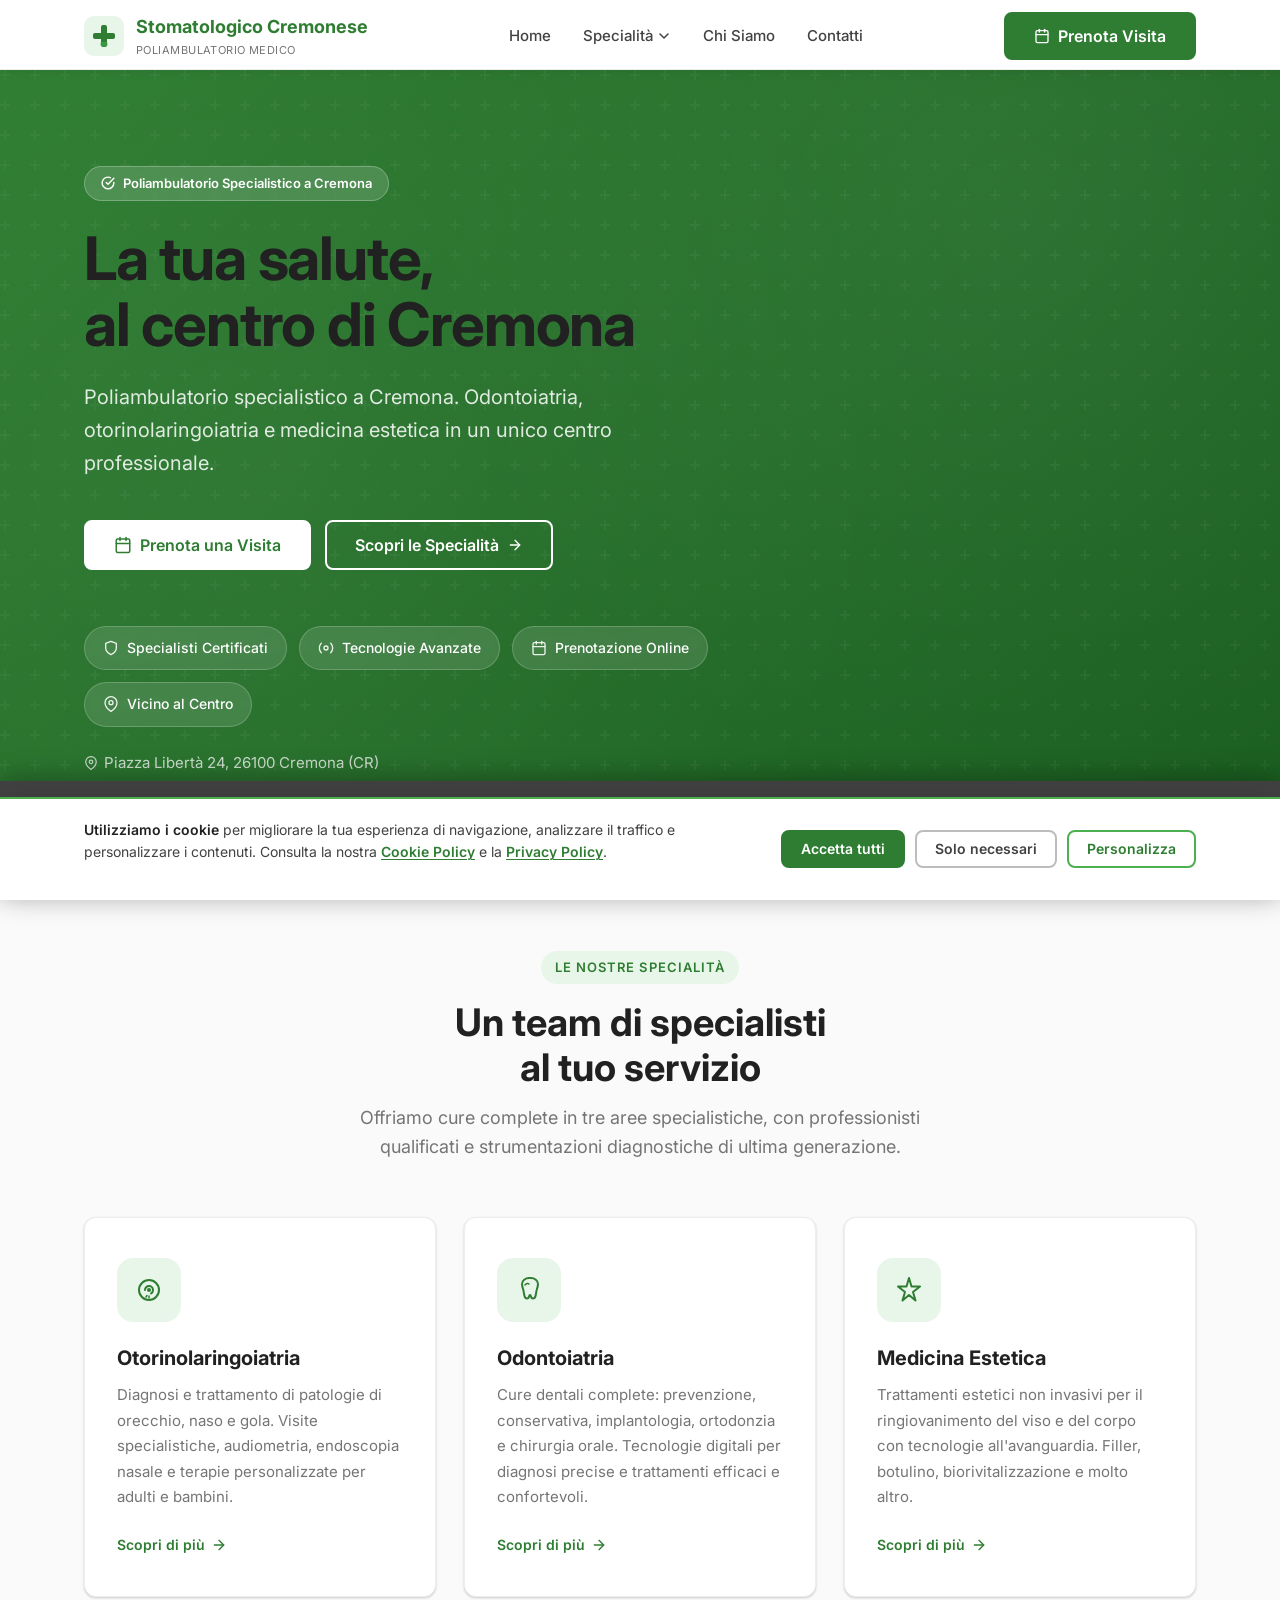
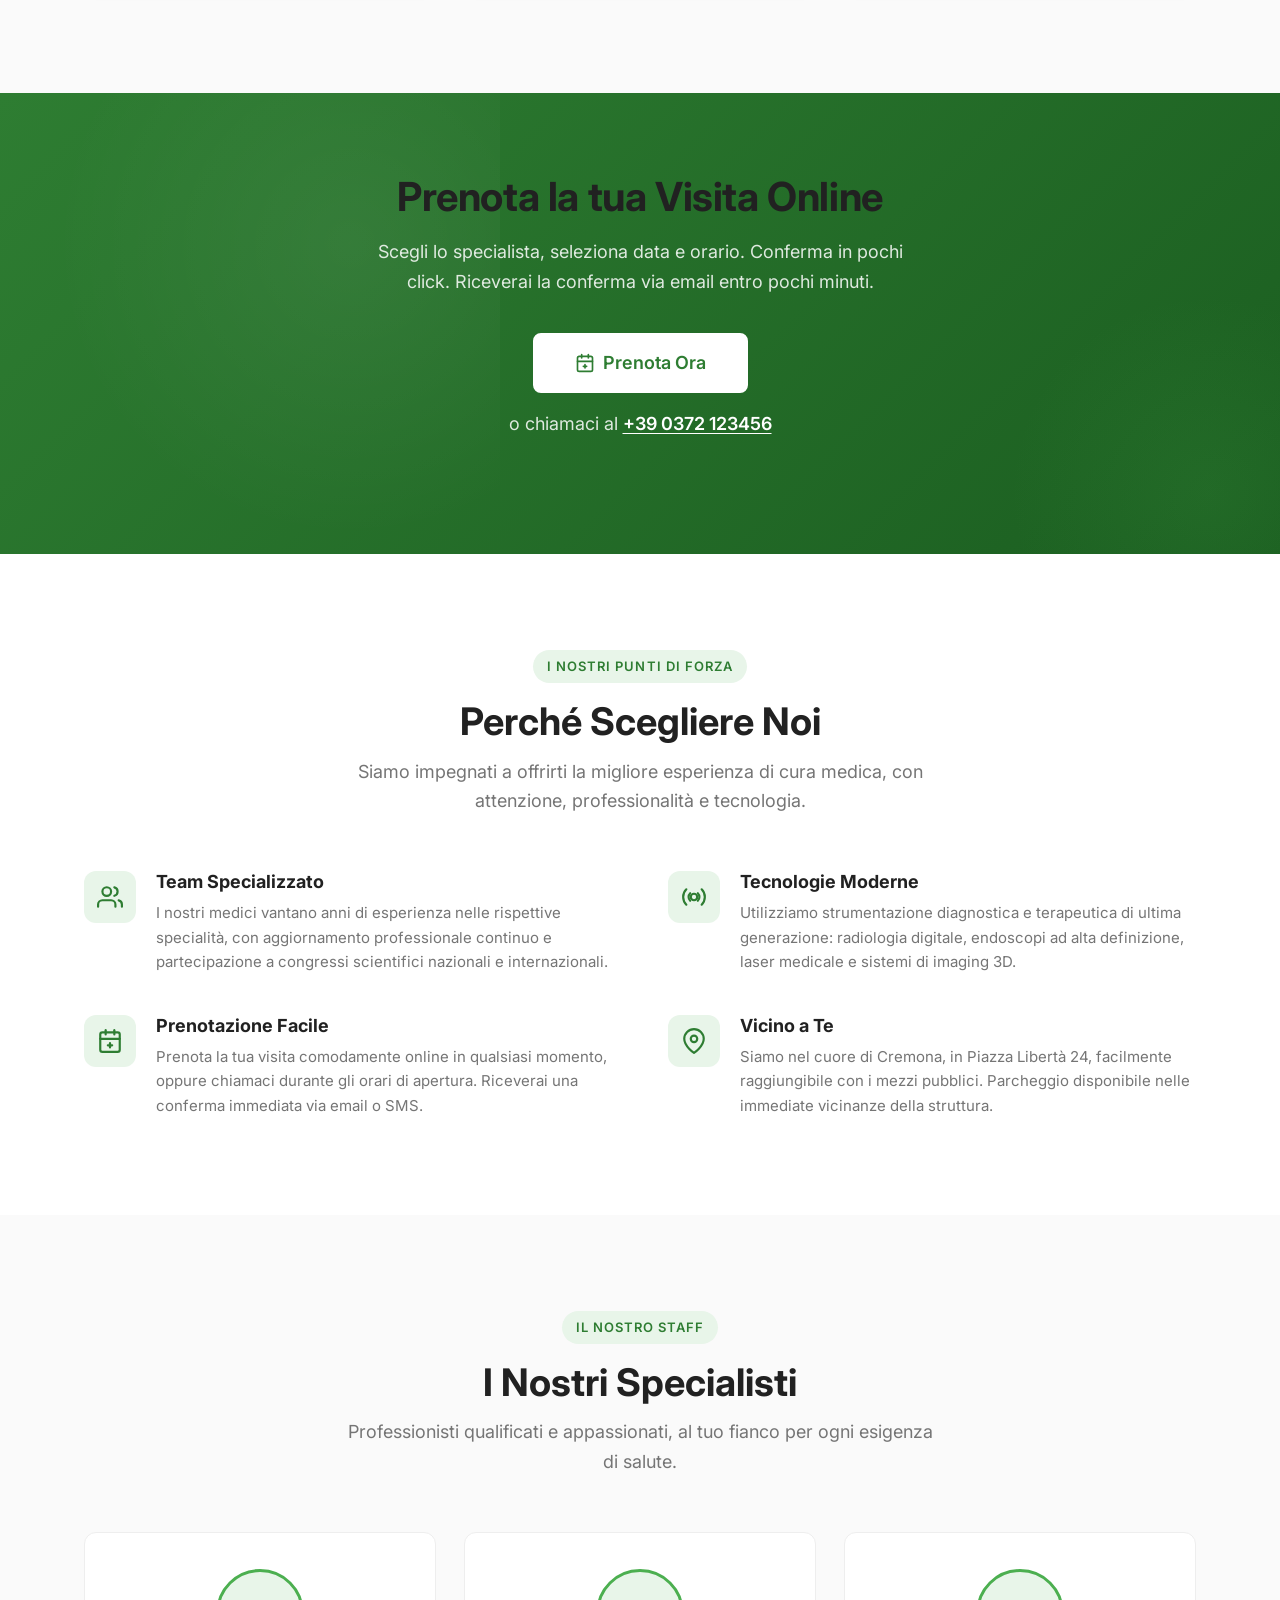
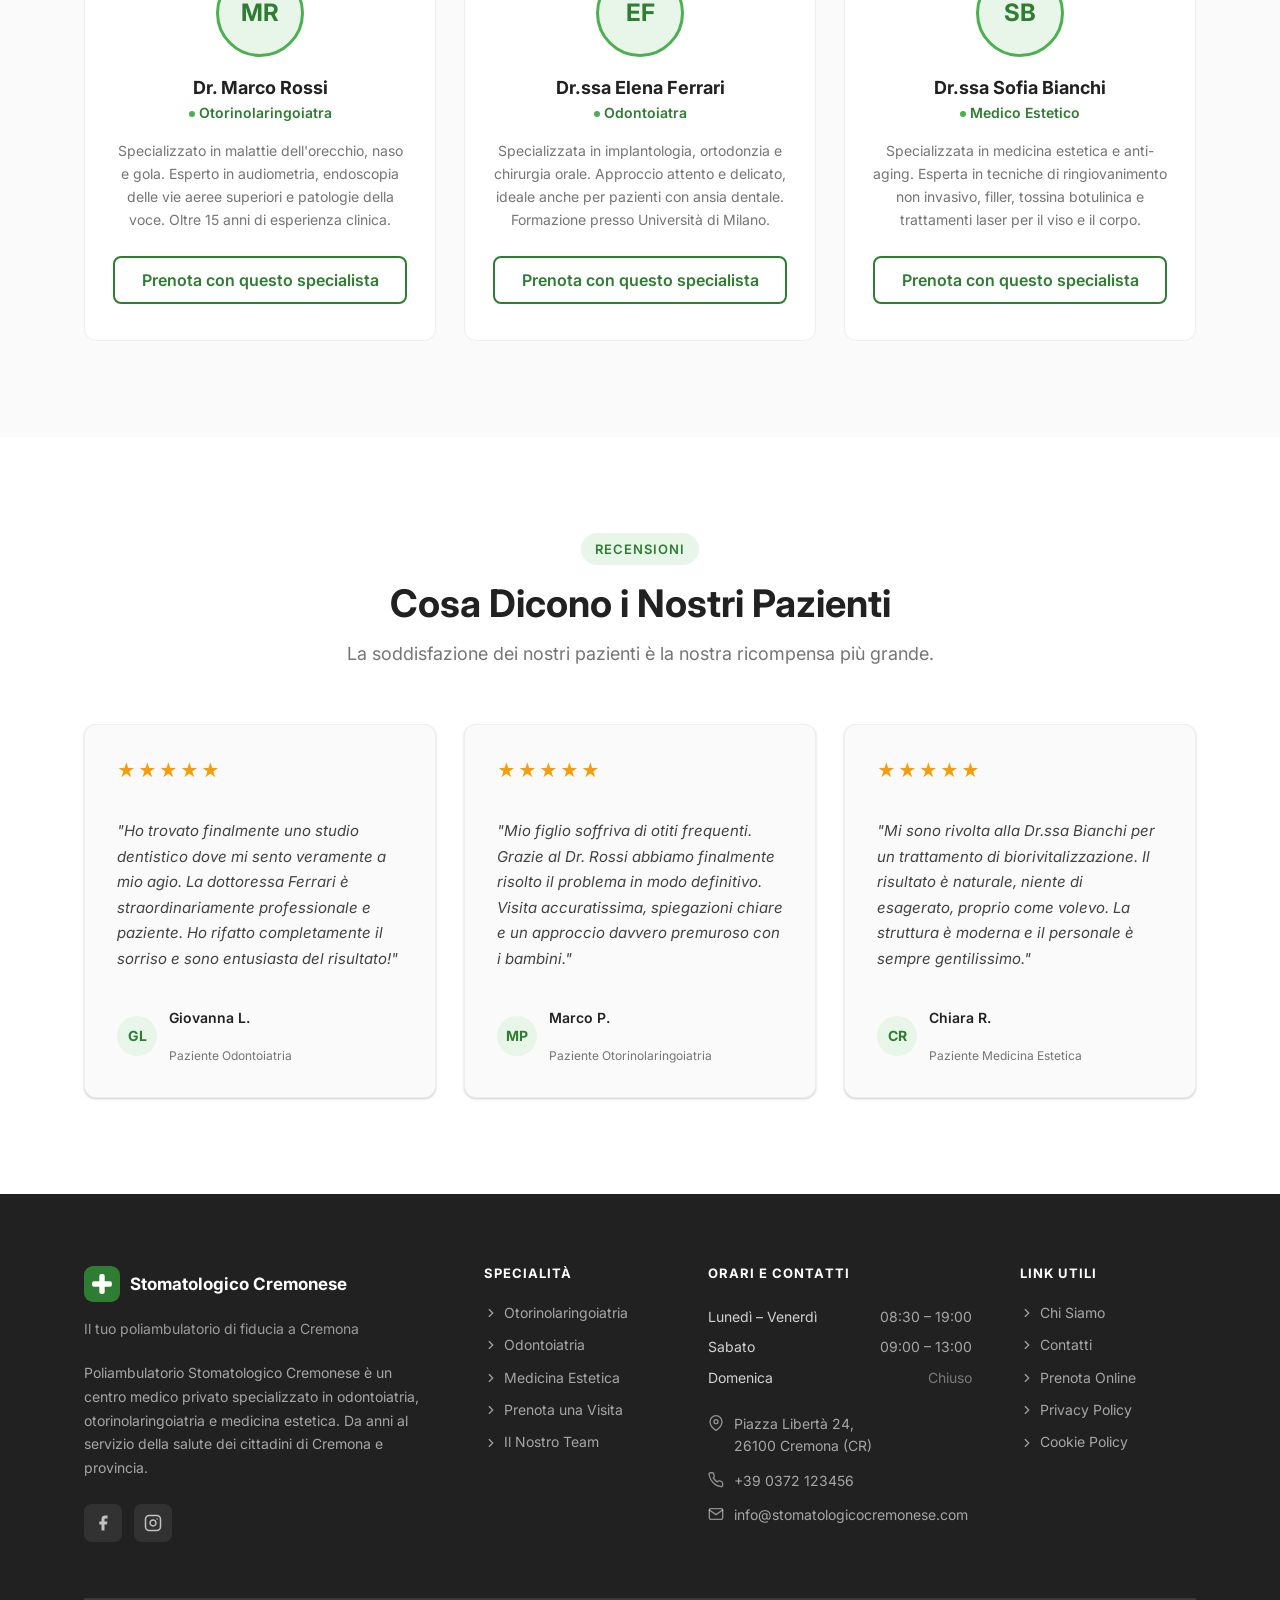
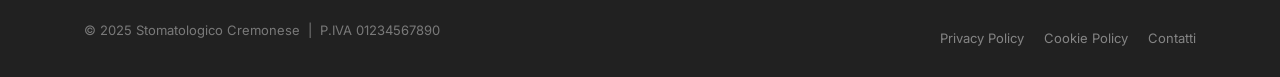
<file: index.html>
<!DOCTYPE html>
<html lang="it">
<head>
  <meta charset="UTF-8" />
  <meta name="viewport" content="width=device-width, initial-scale=1.0" />

  <!-- SEO -->
  <title>Poliambulatorio a Cremona | Dentista, Otorinolaringoiatra | Stomatologico Cremonese</title>
  <meta name="description" content="Poliambulatorio medico a Cremona. Specialisti in odontoiatria, otorinolaringoiatria e medicina estetica. Prenota online. Piazza Libertà 24, Cremona." />
  <meta name="keywords" content="poliambulatorio Cremona, dentista Cremona, otorinolaringoiatria Cremona, medicina estetica Cremona" />
  <link rel="canonical" href="https://www.stomatologicocremonese.com/" />
  <link rel="alternate" hreflang="it" href="https://www.stomatologicocremonese.com/" />

  <!-- Open Graph -->
  <meta property="og:type" content="website" />
  <meta property="og:locale" content="it_IT" />
  <meta property="og:title" content="Poliambulatorio a Cremona | Dentista, Otorinolaringoiatra | Stomatologico Cremonese" />
  <meta property="og:description" content="Poliambulatorio medico a Cremona. Specialisti in odontoiatria, otorinolaringoiatria e medicina estetica. Prenota online. Piazza Libertà 24, Cremona." />
  <meta property="og:image" content="https://www.stomatologicocremonese.com/images/og-image.jpg" />
  <meta property="og:url" content="https://www.stomatologicocremonese.com/" />

  <!-- Twitter Card -->
  <meta name="twitter:card" content="summary_large_image" />
  <meta name="twitter:title" content="Poliambulatorio a Cremona | Stomatologico Cremonese" />
  <meta name="twitter:description" content="Poliambulatorio medico a Cremona. Specialisti in odontoiatria, otorinolaringoiatria e medicina estetica. Prenota online." />
  <meta name="twitter:image" content="https://www.stomatologicocremonese.com/images/og-image.jpg" />

  <!-- Favicon -->
  <link rel="icon" type="image/svg+xml" href="/images/favicon.svg" />

  <!-- Fonts -->
  <link rel="preconnect" href="https://fonts.googleapis.com" />
  <link rel="preconnect" href="https://fonts.gstatic.com" crossorigin />
  <link href="https://fonts.googleapis.com/css2?family=Inter:wght@400;500;600;700&display=swap" rel="stylesheet" />

  <!-- Stylesheet -->
  <link rel="stylesheet" href="/css/style.css" />

  <!-- JSON-LD Structured Data -->
  <script type="application/ld+json">
  {
    "@context": "https://schema.org",
    "@type": "MedicalOrganization",
    "name": "Poliambulatorio Stomatologico Cremonese",
    "url": "https://www.stomatologicocremonese.com/",
    "logo": "https://www.stomatologicocremonese.com/images/logo.svg",
    "telephone": "+390372123456",
    "email": "info@stomatologicocremonese.com",
    "address": {
      "@type": "PostalAddress",
      "streetAddress": "Piazza Libertà 24",
      "addressLocality": "Cremona",
      "addressRegion": "CR",
      "postalCode": "26100",
      "addressCountry": "IT"
    },
    "medicalSpecialty": [
      "Otolaryngology",
      "Dentistry",
      "AestheticMedicine"
    ],
    "openingHoursSpecification": [
      {
        "@type": "OpeningHoursSpecification",
        "dayOfWeek": ["Monday","Tuesday","Wednesday","Thursday","Friday"],
        "opens": "08:30",
        "closes": "19:00"
      },
      {
        "@type": "OpeningHoursSpecification",
        "dayOfWeek": "Saturday",
        "opens": "09:00",
        "closes": "13:00"
      }
    ],
    "geo": {
      "@type": "GeoCoordinates",
      "latitude": 45.1333,
      "longitude": 10.0227
    }
  }
  </script>

  <style>
    *, *::before, *::after { box-sizing: border-box; margin: 0; padding: 0; }

    :root {
      --green-dark: #2E7D32;
      --green-mid: #388E3C;
      --green-light: #4CAF50;
      --green-xlight: #E8F5E9;
      --green-darkest: #1B5E20;
      --white: #ffffff;
      --gray-50: #FAFAFA;
      --gray-100: #F5F5F5;
      --gray-200: #EEEEEE;
      --gray-400: #BDBDBD;
      --gray-600: #757575;
      --gray-800: #424242;
      --gray-900: #212121;
      --font: 'Inter', system-ui, -apple-system, sans-serif;
      --radius: 12px;
      --radius-sm: 8px;
      --shadow: 0 4px 24px rgba(0,0,0,0.08);
      --shadow-md: 0 8px 32px rgba(0,0,0,0.12);
      --transition: 0.25s ease;
    }

    html { scroll-behavior: smooth; }

    body {
      font-family: var(--font);
      font-size: 16px;
      line-height: 1.6;
      color: var(--gray-900);
      background: var(--white);
      overflow-x: hidden;
    }

    a { color: inherit; text-decoration: none; }
    img { max-width: 100%; display: block; }
    ul { list-style: none; }

    .container {
      width: 100%;
      max-width: 1160px;
      margin: 0 auto;
      padding: 0 24px;
    }

    .section-label {
      display: inline-block;
      background: var(--green-xlight);
      color: var(--green-dark);
      font-size: 13px;
      font-weight: 600;
      letter-spacing: 0.08em;
      text-transform: uppercase;
      padding: 6px 14px;
      border-radius: 100px;
      margin-bottom: 16px;
    }

    .section-title {
      font-size: clamp(26px, 4vw, 38px);
      font-weight: 700;
      line-height: 1.2;
      color: var(--gray-900);
      margin-bottom: 12px;
    }

    .section-subtitle {
      font-size: 18px;
      color: var(--gray-600);
      max-width: 600px;
    }

    .section-header {
      text-align: center;
      margin-bottom: 56px;
    }

    .section-header .section-subtitle { margin: 0 auto; }

    .btn {
      display: inline-flex;
      align-items: center;
      gap: 8px;
      padding: 14px 28px;
      border-radius: var(--radius-sm);
      font-family: var(--font);
      font-size: 16px;
      font-weight: 600;
      cursor: pointer;
      border: 2px solid transparent;
      transition: all var(--transition);
      text-decoration: none;
      white-space: nowrap;
    }

    .btn-primary {
      background: var(--green-dark);
      color: var(--white);
      border-color: var(--green-dark);
    }
    .btn-primary:hover { background: var(--green-darkest); border-color: var(--green-darkest); }

    .btn-white {
      background: var(--white);
      color: var(--green-dark);
      border-color: var(--white);
    }
    .btn-white:hover { background: var(--green-xlight); }

    .btn-outline-white {
      background: transparent;
      color: var(--white);
      border-color: var(--white);
    }
    .btn-outline-white:hover { background: rgba(255,255,255,0.1); }

    .btn-outline {
      background: transparent;
      color: var(--green-dark);
      border-color: var(--green-dark);
    }
    .btn-outline:hover { background: var(--green-xlight); }

    /* ===================== HEADER / NAV ===================== */
    .site-header {
      position: sticky;
      top: 0;
      z-index: 1000;
      background: var(--white);
      border-bottom: 1px solid var(--gray-200);
      box-shadow: 0 2px 12px rgba(0,0,0,0.06);
    }

    .nav-inner {
      display: flex;
      align-items: center;
      justify-content: space-between;
      height: 72px;
      gap: 32px;
    }

    .nav-logo {
      display: flex;
      align-items: center;
      gap: 12px;
      font-weight: 700;
      font-size: 18px;
      color: var(--green-dark);
      flex-shrink: 0;
    }

    .nav-logo svg { flex-shrink: 0; }

    .nav-logo-text span {
      display: block;
      font-size: 11px;
      font-weight: 400;
      color: var(--gray-600);
      letter-spacing: 0.04em;
      text-transform: uppercase;
    }

    .nav-menu {
      display: flex;
      align-items: center;
      gap: 4px;
    }

    .nav-item { position: relative; }

    .nav-link {
      display: flex;
      align-items: center;
      gap: 4px;
      padding: 8px 14px;
      font-size: 15px;
      font-weight: 500;
      color: var(--gray-800);
      border-radius: var(--radius-sm);
      transition: all var(--transition);
      cursor: pointer;
      background: none;
      border: none;
      font-family: var(--font);
    }

    .nav-link:hover, .nav-link:focus-visible { background: var(--green-xlight); color: var(--green-dark); outline: none; }

    .nav-link svg { transition: transform var(--transition); }
    .nav-item:hover .nav-link svg, .nav-item:focus-within .nav-link svg { transform: rotate(180deg); }

    .dropdown {
      position: absolute;
      top: calc(100% + 8px);
      left: 0;
      min-width: 240px;
      background: var(--white);
      border: 1px solid var(--gray-200);
      border-radius: var(--radius);
      box-shadow: var(--shadow-md);
      padding: 8px;
      opacity: 0;
      visibility: hidden;
      transform: translateY(-8px);
      transition: all var(--transition);
      z-index: 100;
    }

    .nav-item:hover .dropdown,
    .nav-item:focus-within .dropdown { opacity: 1; visibility: visible; transform: translateY(0); }

    .dropdown-link {
      display: flex;
      align-items: center;
      gap: 10px;
      padding: 10px 14px;
      border-radius: var(--radius-sm);
      font-size: 14px;
      font-weight: 500;
      color: var(--gray-800);
      transition: all var(--transition);
    }

    .dropdown-link:hover { background: var(--green-xlight); color: var(--green-dark); }

    .dropdown-icon {
      width: 32px;
      height: 32px;
      background: var(--green-xlight);
      border-radius: 8px;
      display: flex;
      align-items: center;
      justify-content: center;
      flex-shrink: 0;
    }

    .nav-actions { display: flex; align-items: center; gap: 12px; }

    .hamburger {
      display: none;
      flex-direction: column;
      justify-content: center;
      gap: 5px;
      width: 40px;
      height: 40px;
      background: none;
      border: none;
      cursor: pointer;
      padding: 4px;
      border-radius: var(--radius-sm);
      transition: background var(--transition);
    }

    .hamburger:hover { background: var(--green-xlight); }

    .hamburger span {
      display: block;
      width: 24px;
      height: 2px;
      background: var(--gray-800);
      border-radius: 2px;
      transition: all var(--transition);
    }

    .nav-open .hamburger span:nth-child(1) { transform: translateY(7px) rotate(45deg); }
    .nav-open .hamburger span:nth-child(2) { opacity: 0; transform: scaleX(0); }
    .nav-open .hamburger span:nth-child(3) { transform: translateY(-7px) rotate(-45deg); }

    /* ===================== HERO ===================== */
    .hero {
      background: linear-gradient(135deg, var(--green-dark) 0%, var(--green-darkest) 100%);
      position: relative;
      overflow: hidden;
      padding: 96px 0 80px;
      color: var(--white);
    }

    .hero::before {
      content: '';
      position: absolute;
      inset: 0;
      background-image: radial-gradient(circle at 20% 50%, rgba(255,255,255,0.04) 0%, transparent 60%),
                        radial-gradient(circle at 80% 20%, rgba(255,255,255,0.05) 0%, transparent 50%);
    }

    .hero-pattern {
      position: absolute;
      inset: 0;
      opacity: 0.04;
      background-image: url("data:image/svg+xml,%3Csvg width='60' height='60' viewBox='0 0 60 60' xmlns='http://www.w3.org/2000/svg'%3E%3Cg fill='none' fill-rule='evenodd'%3E%3Cg fill='%23ffffff' fill-opacity='1'%3E%3Cpath d='M36 34v-4h-2v4h-4v2h4v4h2v-4h4v-2h-4zm0-30V0h-2v4h-4v2h4v4h2V6h4V4h-4zM6 34v-4H4v4H0v2h4v4h2v-4h4v-2H6zM6 4V0H4v4H0v2h4v4h2V6h4V4H6z'/%3E%3C/g%3E%3C/g%3E%3C/svg%3E");
    }

    .hero-inner {
      position: relative;
      z-index: 1;
      max-width: 760px;
    }

    .hero-badge {
      display: inline-flex;
      align-items: center;
      gap: 8px;
      background: rgba(255,255,255,0.15);
      border: 1px solid rgba(255,255,255,0.25);
      color: var(--white);
      font-size: 13px;
      font-weight: 600;
      padding: 6px 16px;
      border-radius: 100px;
      margin-bottom: 24px;
      backdrop-filter: blur(4px);
    }

    .hero h1 {
      font-size: clamp(34px, 5.5vw, 60px);
      font-weight: 700;
      line-height: 1.1;
      margin-bottom: 24px;
      letter-spacing: -0.02em;
    }

    .hero-sub {
      font-size: clamp(17px, 2vw, 20px);
      color: rgba(255,255,255,0.85);
      max-width: 600px;
      margin-bottom: 40px;
      line-height: 1.65;
    }

    .hero-actions {
      display: flex;
      flex-wrap: wrap;
      gap: 14px;
      margin-bottom: 56px;
    }

    .trust-badges {
      display: flex;
      flex-wrap: wrap;
      gap: 12px;
    }

    .trust-badge {
      display: flex;
      align-items: center;
      gap: 8px;
      background: rgba(255,255,255,0.12);
      border: 1px solid rgba(255,255,255,0.2);
      padding: 10px 18px;
      border-radius: 100px;
      font-size: 14px;
      font-weight: 500;
      color: var(--white);
      backdrop-filter: blur(4px);
    }

    .trust-badge svg { opacity: 0.9; }

    .hero-address {
      margin-top: 24px;
      font-size: 15px;
      color: rgba(255,255,255,0.75);
      display: flex;
      align-items: center;
      gap: 6px;
    }

    /* ===================== SPECIALITÀ ===================== */
    .specialita-section {
      padding: 96px 0;
      background: var(--gray-50);
    }

    .cards-grid {
      display: grid;
      grid-template-columns: repeat(3, 1fr);
      gap: 28px;
    }

    .specialty-card {
      background: var(--white);
      border: 1px solid var(--gray-200);
      border-radius: var(--radius);
      padding: 40px 32px;
      transition: all var(--transition);
      display: flex;
      flex-direction: column;
    }

    .specialty-card:hover {
      transform: translateY(-4px);
      box-shadow: var(--shadow-md);
      border-color: var(--green-light);
    }

    .card-icon {
      width: 64px;
      height: 64px;
      background: var(--green-xlight);
      border-radius: 16px;
      display: flex;
      align-items: center;
      justify-content: center;
      margin-bottom: 24px;
      transition: background var(--transition);
    }

    .specialty-card:hover .card-icon { background: var(--green-dark); }
    .specialty-card:hover .card-icon svg path,
    .specialty-card:hover .card-icon svg circle,
    .specialty-card:hover .card-icon svg rect,
    .specialty-card:hover .card-icon svg ellipse,
    .specialty-card:hover .card-icon svg polygon { stroke: var(--white) !important; fill: transparent; }

    .card-title {
      font-size: 20px;
      font-weight: 700;
      color: var(--gray-900);
      margin-bottom: 12px;
    }

    .card-desc {
      font-size: 15px;
      color: var(--gray-600);
      line-height: 1.7;
      flex: 1;
      margin-bottom: 24px;
    }

    .card-link {
      display: inline-flex;
      align-items: center;
      gap: 6px;
      font-size: 14px;
      font-weight: 600;
      color: var(--green-dark);
      transition: gap var(--transition);
    }

    .card-link:hover { gap: 10px; }

    /* ===================== BOOKING CTA ===================== */
    .booking-cta {
      background: linear-gradient(135deg, var(--green-dark) 0%, var(--green-darkest) 100%);
      padding: 80px 0;
      text-align: center;
      color: var(--white);
      position: relative;
      overflow: hidden;
    }

    .booking-cta::before {
      content: '';
      position: absolute;
      inset: 0;
      background-image: radial-gradient(circle at 70% 30%, rgba(255,255,255,0.06) 0%, transparent 60%);
    }

    .booking-cta-inner { position: relative; z-index: 1; }

    .booking-cta h2 {
      font-size: clamp(26px, 4vw, 40px);
      font-weight: 700;
      margin-bottom: 16px;
      letter-spacing: -0.01em;
    }

    .booking-cta p {
      font-size: 18px;
      color: rgba(255,255,255,0.85);
      max-width: 560px;
      margin: 0 auto 36px;
      line-height: 1.65;
    }

    .booking-cta-actions { display: flex; flex-direction: column; align-items: center; gap: 16px; }

    .booking-cta .btn-white {
      font-size: 18px;
      padding: 18px 40px;
    }

    .cta-phone {
      font-size: 15px;
      color: rgba(255,255,255,0.8);
    }

    .cta-phone a {
      color: var(--white);
      font-weight: 600;
      text-decoration: underline;
      text-underline-offset: 3px;
    }

    /* ===================== WHY US ===================== */
    .why-section {
      padding: 96px 0;
      background: var(--white);
    }

    .features-grid {
      display: grid;
      grid-template-columns: repeat(2, 1fr);
      gap: 40px 56px;
    }

    .feature-item {
      display: flex;
      gap: 20px;
      align-items: flex-start;
    }

    .feature-icon {
      width: 52px;
      height: 52px;
      background: var(--green-xlight);
      border-radius: 12px;
      display: flex;
      align-items: center;
      justify-content: center;
      flex-shrink: 0;
    }

    .feature-body h3 {
      font-size: 18px;
      font-weight: 700;
      color: var(--gray-900);
      margin-bottom: 8px;
    }

    .feature-body p {
      font-size: 15px;
      color: var(--gray-600);
      line-height: 1.65;
    }

    /* ===================== DOCTORS ===================== */
    .doctors-section {
      padding: 96px 0;
      background: var(--gray-50);
    }

    .doctors-grid {
      display: grid;
      grid-template-columns: repeat(3, 1fr);
      gap: 28px;
    }

    .doctor-card {
      background: var(--white);
      border: 1px solid var(--gray-200);
      border-radius: var(--radius);
      padding: 36px 28px;
      text-align: center;
      display: flex;
      flex-direction: column;
      align-items: center;
      transition: all var(--transition);
    }

    .doctor-card:hover {
      transform: translateY(-4px);
      box-shadow: var(--shadow-md);
    }

    .doctor-avatar {
      width: 88px;
      height: 88px;
      border-radius: 50%;
      background: var(--green-xlight);
      display: flex;
      align-items: center;
      justify-content: center;
      margin-bottom: 20px;
      border: 3px solid var(--green-light);
      font-size: 24px;
      font-weight: 700;
      color: var(--green-dark);
    }

    .doctor-name {
      font-size: 18px;
      font-weight: 700;
      color: var(--gray-900);
      margin-bottom: 4px;
    }

    .doctor-specialty {
      font-size: 14px;
      font-weight: 600;
      color: var(--green-dark);
      margin-bottom: 14px;
      display: inline-flex;
      align-items: center;
      gap: 4px;
    }

    .doctor-specialty::before {
      content: '';
      display: inline-block;
      width: 6px;
      height: 6px;
      background: var(--green-light);
      border-radius: 50%;
    }

    .doctor-bio {
      font-size: 14px;
      color: var(--gray-600);
      line-height: 1.65;
      margin-bottom: 24px;
      flex: 1;
    }

    /* ===================== TESTIMONIALS ===================== */
    .testimonials-section {
      padding: 96px 0;
      background: var(--white);
    }

    .testimonials-grid {
      display: grid;
      grid-template-columns: repeat(3, 1fr);
      gap: 28px;
    }

    .testimonial-card {
      background: var(--gray-50);
      border: 1px solid var(--gray-200);
      border-radius: var(--radius);
      padding: 32px;
      display: flex;
      flex-direction: column;
    }

    .stars {
      color: #F59E0B;
      font-size: 18px;
      letter-spacing: 2px;
      margin-bottom: 16px;
    }

    .testimonial-quote {
      font-size: 15px;
      color: var(--gray-800);
      line-height: 1.7;
      font-style: italic;
      flex: 1;
      margin-bottom: 20px;
    }

    .testimonial-author {
      display: flex;
      align-items: center;
      gap: 12px;
    }

    .author-avatar {
      width: 40px;
      height: 40px;
      border-radius: 50%;
      background: var(--green-xlight);
      display: flex;
      align-items: center;
      justify-content: center;
      font-size: 14px;
      font-weight: 700;
      color: var(--green-dark);
      flex-shrink: 0;
    }

    .author-name { font-size: 14px; font-weight: 600; color: var(--gray-900); }
    .author-label { font-size: 12px; color: var(--gray-600); }

    /* ===================== FOOTER ===================== */
    .site-footer {
      background: var(--gray-900);
      color: rgba(255,255,255,0.75);
      padding-top: 72px;
    }

    .footer-grid {
      display: grid;
      grid-template-columns: 2fr 1fr 1.5fr 1fr;
      gap: 48px;
      padding-bottom: 56px;
      border-bottom: 1px solid rgba(255,255,255,0.1);
    }

    .footer-logo {
      display: flex;
      align-items: center;
      gap: 10px;
      margin-bottom: 16px;
      color: var(--white);
      font-weight: 700;
      font-size: 17px;
    }

    .footer-tagline {
      font-size: 14px;
      color: rgba(255,255,255,0.55);
      margin-bottom: 20px;
    }

    .footer-desc {
      font-size: 14px;
      line-height: 1.7;
      color: rgba(255,255,255,0.6);
      margin-bottom: 24px;
    }

    .social-links { display: flex; gap: 12px; }

    .social-link {
      width: 38px;
      height: 38px;
      background: rgba(255,255,255,0.08);
      border-radius: 8px;
      display: flex;
      align-items: center;
      justify-content: center;
      transition: background var(--transition);
      color: rgba(255,255,255,0.7);
    }

    .social-link:hover { background: var(--green-dark); color: var(--white); }

    .footer-col-title {
      font-size: 13px;
      font-weight: 700;
      color: var(--white);
      text-transform: uppercase;
      letter-spacing: 0.08em;
      margin-bottom: 20px;
    }

    .footer-links { display: flex; flex-direction: column; gap: 10px; }

    .footer-links a {
      font-size: 14px;
      color: rgba(255,255,255,0.6);
      transition: color var(--transition);
      display: flex;
      align-items: center;
      gap: 6px;
    }

    .footer-links a:hover { color: var(--white); }

    .footer-contact-item {
      display: flex;
      gap: 10px;
      font-size: 14px;
      color: rgba(255,255,255,0.6);
      margin-bottom: 12px;
      align-items: flex-start;
    }

    .footer-contact-item svg { flex-shrink: 0; margin-top: 2px; }

    .footer-contact-item a { color: rgba(255,255,255,0.6); transition: color var(--transition); }
    .footer-contact-item a:hover { color: var(--white); }

    .hours-row {
      display: flex;
      justify-content: space-between;
      font-size: 14px;
      color: rgba(255,255,255,0.6);
      padding: 4px 0;
    }

    .hours-row span:first-child { color: rgba(255,255,255,0.8); }

    .footer-bottom {
      padding: 20px 0;
      display: flex;
      align-items: center;
      justify-content: space-between;
      flex-wrap: wrap;
      gap: 12px;
    }

    .footer-bottom-text {
      font-size: 13px;
      color: rgba(255,255,255,0.4);
    }

    .footer-bottom-links {
      display: flex;
      gap: 20px;
    }

    .footer-bottom-links a {
      font-size: 13px;
      color: rgba(255,255,255,0.45);
      transition: color var(--transition);
    }

    .footer-bottom-links a:hover { color: var(--white); }

    /* ===================== COOKIE BANNER ===================== */
    #cookie-banner {
      display: none;
      position: fixed;
      bottom: 0;
      left: 0;
      right: 0;
      z-index: 9999;
      background: var(--white);
      border-top: 2px solid var(--green-light);
      box-shadow: 0 -4px 32px rgba(0,0,0,0.12);
      padding: 20px 0;
    }

    #cookie-banner.show { display: block; }

    .cookie-inner {
      display: flex;
      align-items: center;
      gap: 24px;
      flex-wrap: wrap;
    }

    .cookie-text {
      flex: 1;
      font-size: 14px;
      color: var(--gray-800);
      min-width: 240px;
    }

    .cookie-text a {
      color: var(--green-dark);
      font-weight: 600;
      text-decoration: underline;
      text-underline-offset: 2px;
    }

    .cookie-actions {
      display: flex;
      gap: 10px;
      flex-wrap: wrap;
    }

    .cookie-actions .btn {
      padding: 10px 18px;
      font-size: 14px;
    }

    .btn-cookie-accept {
      background: var(--green-dark);
      color: var(--white);
      border: 2px solid var(--green-dark);
    }

    .btn-cookie-accept:hover { background: var(--green-darkest); }

    .btn-cookie-necessary {
      background: transparent;
      color: var(--gray-800);
      border: 2px solid var(--gray-400);
    }

    .btn-cookie-necessary:hover { background: var(--gray-100); }

    .btn-cookie-customize {
      background: transparent;
      color: var(--green-dark);
      border: 2px solid var(--green-light);
    }

    .btn-cookie-customize:hover { background: var(--green-xlight); }

    /* ===================== RESPONSIVE ===================== */
    @media (max-width: 1024px) {
      .footer-grid { grid-template-columns: 1fr 1fr; gap: 32px; }
      .cards-grid, .doctors-grid, .testimonials-grid { grid-template-columns: repeat(2, 1fr); }
      .features-grid { gap: 32px 40px; }
    }

    @media (max-width: 768px) {
      .nav-menu, .nav-actions .btn { display: none; }
      .hamburger { display: flex; }

      .nav-menu.open {
        display: flex;
        flex-direction: column;
        position: fixed;
        top: 72px;
        left: 0;
        right: 0;
        bottom: 0;
        background: var(--white);
        padding: 24px;
        gap: 4px;
        overflow-y: auto;
        border-top: 1px solid var(--gray-200);
        z-index: 999;
      }

      .nav-menu.open .nav-link {
        padding: 12px 16px;
        font-size: 17px;
        border-radius: var(--radius-sm);
      }

      .nav-menu.open .dropdown {
        position: static;
        opacity: 1;
        visibility: visible;
        transform: none;
        box-shadow: none;
        border: none;
        border-left: 3px solid var(--green-light);
        border-radius: 0;
        padding-left: 16px;
        margin-top: 4px;
      }

      .nav-menu.open .nav-item:hover .dropdown,
      .nav-menu.open .nav-item:focus-within .dropdown { opacity: 1; visibility: visible; }

      .hero { padding: 64px 0 56px; }
      .hero-actions { flex-direction: column; align-items: flex-start; }
      .trust-badges { gap: 8px; }
      .trust-badge { font-size: 12px; padding: 8px 14px; }

      .cards-grid, .doctors-grid, .testimonials-grid { grid-template-columns: 1fr; }
      .features-grid { grid-template-columns: 1fr; }

      .footer-grid { grid-template-columns: 1fr; gap: 32px; }
      .footer-bottom { flex-direction: column; text-align: center; }

      .cookie-inner { flex-direction: column; align-items: flex-start; }

      .section-header { margin-bottom: 40px; }
      .specialita-section, .why-section, .doctors-section, .testimonials-section { padding: 64px 0; }
      .booking-cta { padding: 56px 0; }
    }

    @media (max-width: 480px) {
      .footer-bottom-links { flex-wrap: wrap; justify-content: center; gap: 12px; }
      .hero h1 { font-size: 30px; }
    }

    /* Animate on scroll helper */
    [data-aos] {
      opacity: 0;
      transform: translateY(24px);
      transition: opacity 0.55s ease, transform 0.55s ease;
    }
    [data-aos].aos-animate {
      opacity: 1;
      transform: translateY(0);
    }
    [data-aos="fade-up"]:nth-child(2) { transition-delay: 0.1s; }
    [data-aos="fade-up"]:nth-child(3) { transition-delay: 0.2s; }

    /* Focus styles for accessibility */
    :focus-visible {
      outline: 3px solid var(--green-light);
      outline-offset: 2px;
    }
  </style>
</head>
<body>

  <!-- ============================================================
       HEADER / NAVIGATION
  ============================================================ -->
  <header class="site-header" role="banner">
    <div class="container">
      <nav class="nav-inner" aria-label="Navigazione principale">

        <!-- Logo -->
        <a href="/" class="nav-logo" aria-label="Stomatologico Cremonese - Homepage">
          <svg width="40" height="40" viewBox="0 0 40 40" fill="none" xmlns="http://www.w3.org/2000/svg" aria-hidden="true">
            <rect width="40" height="40" rx="10" fill="#E8F5E9"/>
            <!-- Medical Cross -->
            <rect x="17" y="9" width="6" height="22" rx="2" fill="#2E7D32"/>
            <rect x="9" y="17" width="22" height="6" rx="2" fill="#2E7D32"/>
            <!-- Small tooth shape at bottom -->
            <ellipse cx="20" cy="28" rx="4" ry="2.5" fill="#4CAF50" opacity="0.5"/>
          </svg>
          <div class="nav-logo-text">
            Stomatologico Cremonese
            <span>Poliambulatorio Medico</span>
          </div>
        </a>

        <!-- Nav Links -->
        <ul class="nav-menu" id="nav-menu" role="menubar">
          <li class="nav-item" role="none">
            <a href="/" class="nav-link" role="menuitem" aria-current="page">Home</a>
          </li>
          <li class="nav-item" role="none">
            <button class="nav-link" role="menuitem" aria-haspopup="true" aria-expanded="false" aria-label="Specialità - apri sottomenu">
              Specialità
              <svg width="14" height="14" viewBox="0 0 14 14" fill="none" aria-hidden="true">
                <path d="M3 5L7 9L11 5" stroke="#424242" stroke-width="1.5" stroke-linecap="round" stroke-linejoin="round"/>
              </svg>
            </button>
            <ul class="dropdown" role="menu" aria-label="Specialità mediche">
              <li role="none">
                <a href="/specialita/otorinolaringoiatria/" class="dropdown-link" role="menuitem">
                  <span class="dropdown-icon" aria-hidden="true">
                    <svg width="18" height="18" viewBox="0 0 24 24" fill="none" stroke="#2E7D32" stroke-width="2" stroke-linecap="round" stroke-linejoin="round">
                      <path d="M12 2C6.48 2 2 6.48 2 12s4.48 10 10 10 10-4.48 10-10S17.52 2 12 2z"/>
                      <path d="M8 12c0-2.21 1.79-4 4-4s4 1.79 4 4"/>
                      <circle cx="12" cy="12" r="1.5" fill="#2E7D32"/>
                    </svg>
                  </span>
                  Otorinolaringoiatria
                </a>
              </li>
              <li role="none">
                <a href="/specialita/odontoiatria/" class="dropdown-link" role="menuitem">
                  <span class="dropdown-icon" aria-hidden="true">
                    <svg width="18" height="18" viewBox="0 0 24 24" fill="none" stroke="#2E7D32" stroke-width="2" stroke-linecap="round" stroke-linejoin="round">
                      <path d="M12 2C9 2 6 4 6 7c0 2 .5 3.5 1 5 .5 2 .5 4 1 6 .3 1.3 1 2 2 2s1.5-.8 2-2c.5-1.2.5-2.5 1-2.5s.5 1.3 1 2.5c.5 1.2 1 2 2 2s1.7-.7 2-2c.5-2 .5-4 1-6 .5-1.5 1-3 1-5 0-3-3-5-6-5z"/>
                    </svg>
                  </span>
                  Odontoiatria
                </a>
              </li>
              <li role="none">
                <a href="/specialita/medicina-estetica/" class="dropdown-link" role="menuitem">
                  <span class="dropdown-icon" aria-hidden="true">
                    <svg width="18" height="18" viewBox="0 0 24 24" fill="none" stroke="#2E7D32" stroke-width="2" stroke-linecap="round" stroke-linejoin="round">
                      <polygon points="12,2 15.09,8.26 22,9.27 17,14.14 18.18,21.02 12,17.77 5.82,21.02 7,14.14 2,9.27 8.91,8.26"/>
                    </svg>
                  </span>
                  Medicina Estetica
                </a>
              </li>
            </ul>
          </li>
          <li class="nav-item" role="none">
            <a href="/chi-siamo/" class="nav-link" role="menuitem">Chi Siamo</a>
          </li>
          <li class="nav-item" role="none">
            <a href="/contatti/" class="nav-link" role="menuitem">Contatti</a>
          </li>
        </ul>

        <!-- CTA + Hamburger -->
        <div class="nav-actions">
          <a href="/pages/prenota.html" class="btn btn-primary" aria-label="Prenota una visita medica online">
            <svg width="16" height="16" viewBox="0 0 24 24" fill="none" stroke="currentColor" stroke-width="2" stroke-linecap="round" stroke-linejoin="round" aria-hidden="true">
              <rect x="3" y="4" width="18" height="18" rx="2" ry="2"/>
              <line x1="16" y1="2" x2="16" y2="6"/>
              <line x1="8" y1="2" x2="8" y2="6"/>
              <line x1="3" y1="10" x2="21" y2="10"/>
            </svg>
            Prenota Visita
          </a>
          <button class="hamburger" id="hamburger-btn" aria-label="Apri menu di navigazione" aria-expanded="false" aria-controls="nav-menu">
            <span></span>
            <span></span>
            <span></span>
          </button>
        </div>

      </nav>
    </div>
  </header>


  <!-- ============================================================
       HERO SECTION
  ============================================================ -->
  <section class="hero" aria-label="Benvenuti al Poliambulatorio Stomatologico Cremonese">
    <div class="hero-pattern" aria-hidden="true"></div>
    <div class="container">
      <div class="hero-inner">

        <div class="hero-badge" aria-label="Poliambulatorio a Cremona dal 2005">
          <svg width="14" height="14" viewBox="0 0 24 24" fill="none" stroke="currentColor" stroke-width="2.5" stroke-linecap="round" aria-hidden="true">
            <path d="M22 11.08V12a10 10 0 1 1-5.93-9.14"/>
            <polyline points="22 4 12 14.01 9 11.01"/>
          </svg>
          Poliambulatorio Specialistico a Cremona
        </div>

        <h1>La tua salute,<br />al centro di Cremona</h1>

        <p class="hero-sub">
          Poliambulatorio specialistico a Cremona. Odontoiatria, otorinolaringoiatria e medicina estetica in un unico centro professionale.
        </p>

        <div class="hero-actions">
          <a href="/pages/prenota.html" class="btn btn-white" aria-label="Prenota una visita medica online">
            <svg width="18" height="18" viewBox="0 0 24 24" fill="none" stroke="currentColor" stroke-width="2" stroke-linecap="round" stroke-linejoin="round" aria-hidden="true">
              <rect x="3" y="4" width="18" height="18" rx="2" ry="2"/>
              <line x1="16" y1="2" x2="16" y2="6"/>
              <line x1="8" y1="2" x2="8" y2="6"/>
              <line x1="3" y1="10" x2="21" y2="10"/>
            </svg>
            Prenota una Visita
          </a>
          <a href="#specialita" class="btn btn-outline-white" aria-label="Scopri le nostre specialità mediche">
            Scopri le Specialità
            <svg width="16" height="16" viewBox="0 0 24 24" fill="none" stroke="currentColor" stroke-width="2" stroke-linecap="round" stroke-linejoin="round" aria-hidden="true">
              <line x1="5" y1="12" x2="19" y2="12"/>
              <polyline points="12 5 19 12 12 19"/>
            </svg>
          </a>
        </div>

        <div class="trust-badges" role="list" aria-label="Punti di forza del poliambulatorio">
          <div class="trust-badge" role="listitem">
            <svg width="16" height="16" viewBox="0 0 24 24" fill="none" stroke="currentColor" stroke-width="2" stroke-linecap="round" stroke-linejoin="round" aria-hidden="true">
              <path d="M12 22s8-4 8-10V5l-8-3-8 3v7c0 6 8 10 8 10z"/>
            </svg>
            Specialisti Certificati
          </div>
          <div class="trust-badge" role="listitem">
            <svg width="16" height="16" viewBox="0 0 24 24" fill="none" stroke="currentColor" stroke-width="2" stroke-linecap="round" stroke-linejoin="round" aria-hidden="true">
              <circle cx="12" cy="12" r="3"/>
              <path d="M19.07 4.93a10 10 0 0 1 0 14.14"/>
              <path d="M4.93 4.93a10 10 0 0 0 0 14.14"/>
            </svg>
            Tecnologie Avanzate
          </div>
          <div class="trust-badge" role="listitem">
            <svg width="16" height="16" viewBox="0 0 24 24" fill="none" stroke="currentColor" stroke-width="2" stroke-linecap="round" stroke-linejoin="round" aria-hidden="true">
              <rect x="3" y="4" width="18" height="18" rx="2" ry="2"/>
              <line x1="16" y1="2" x2="16" y2="6"/>
              <line x1="8" y1="2" x2="8" y2="6"/>
              <line x1="3" y1="10" x2="21" y2="10"/>
            </svg>
            Prenotazione Online
          </div>
          <div class="trust-badge" role="listitem">
            <svg width="16" height="16" viewBox="0 0 24 24" fill="none" stroke="currentColor" stroke-width="2" stroke-linecap="round" stroke-linejoin="round" aria-hidden="true">
              <path d="M21 10c0 7-9 13-9 13s-9-6-9-13a9 9 0 0 1 18 0z"/>
              <circle cx="12" cy="10" r="3"/>
            </svg>
            Vicino al Centro
          </div>
        </div>

        <p class="hero-address" aria-label="Indirizzo del poliambulatorio">
          <svg width="14" height="14" viewBox="0 0 24 24" fill="none" stroke="currentColor" stroke-width="2" stroke-linecap="round" stroke-linejoin="round" aria-hidden="true">
            <path d="M21 10c0 7-9 13-9 13s-9-6-9-13a9 9 0 0 1 18 0z"/>
            <circle cx="12" cy="10" r="3"/>
          </svg>
          Piazza Libertà 24, 26100 Cremona (CR)
        </p>

      </div>
    </div>
  </section>


  <!-- ============================================================
       SPECIALITÀ SECTION
  ============================================================ -->
  <section class="specialita-section" id="specialita" aria-labelledby="specialita-title">
    <div class="container">
      <header class="section-header">
        <span class="section-label">Le Nostre Specialità</span>
        <h2 class="section-title" id="specialita-title">Un team di specialisti<br />al tuo servizio</h2>
        <p class="section-subtitle">Offriamo cure complete in tre aree specialistiche, con professionisti qualificati e strumentazioni diagnostiche di ultima generazione.</p>
      </header>

      <div class="cards-grid">

        <!-- Otorinolaringoiatria -->
        <article class="specialty-card" data-aos="fade-up" aria-labelledby="spec-orl-title">
          <div class="card-icon" aria-hidden="true">
            <svg width="32" height="32" viewBox="0 0 32 32" fill="none" xmlns="http://www.w3.org/2000/svg">
              <!-- Stylized ear/wave icon -->
              <circle cx="16" cy="16" r="10" stroke="#2E7D32" stroke-width="2"/>
              <path d="M12 16c0-2.2 1.8-4 4-4s4 1.8 4 4c0 1.5-.8 2.8-2 3.5" stroke="#2E7D32" stroke-width="2" stroke-linecap="round"/>
              <circle cx="16" cy="16" r="2" fill="#2E7D32"/>
              <path d="M16 22v2M13 23l1-1.5" stroke="#2E7D32" stroke-width="1.5" stroke-linecap="round"/>
            </svg>
          </div>
          <h3 class="card-title" id="spec-orl-title">Otorinolaringoiatria</h3>
          <p class="card-desc">Diagnosi e trattamento di patologie di orecchio, naso e gola. Visite specialistiche, audiometria, endoscopia nasale e terapie personalizzate per adulti e bambini.</p>
          <a href="/specialita/otorinolaringoiatria/" class="card-link" aria-label="Scopri di più sull'Otorinolaringoiatria">
            Scopri di più
            <svg width="16" height="16" viewBox="0 0 24 24" fill="none" stroke="currentColor" stroke-width="2" stroke-linecap="round" stroke-linejoin="round" aria-hidden="true">
              <line x1="5" y1="12" x2="19" y2="12"/>
              <polyline points="12 5 19 12 12 19"/>
            </svg>
          </a>
        </article>

        <!-- Odontoiatria -->
        <article class="specialty-card" data-aos="fade-up" aria-labelledby="spec-odonto-title">
          <div class="card-icon" aria-hidden="true">
            <svg width="32" height="32" viewBox="0 0 32 32" fill="none" xmlns="http://www.w3.org/2000/svg">
              <!-- Tooth shape -->
              <path d="M16 4C12.5 4 9 6.5 9 10c0 2 .6 3.8 1.2 5.5.6 2 .7 4.2 1.3 6.5.4 1.5 1.2 2.5 2.5 2.5 1 0 1.8-.8 2-1.8.2-.8.4-1.7 1-1.7s.8.9 1 1.7c.2 1 1 1.8 2 1.8 1.3 0 2.1-1 2.5-2.5.6-2.3.7-4.5 1.3-6.5.6-1.7 1.2-3.5 1.2-5.5 0-3.5-3.5-6-7-6z" stroke="#2E7D32" stroke-width="2" stroke-linejoin="round"/>
              <path d="M12 11c1-1.5 3-2 4-1" stroke="#2E7D32" stroke-width="1.5" stroke-linecap="round"/>
            </svg>
          </div>
          <h3 class="card-title" id="spec-odonto-title">Odontoiatria</h3>
          <p class="card-desc">Cure dentali complete: prevenzione, conservativa, implantologia, ortodonzia e chirurgia orale. Tecnologie digitali per diagnosi precise e trattamenti efficaci e confortevoli.</p>
          <a href="/specialita/odontoiatria/" class="card-link" aria-label="Scopri di più sull'Odontoiatria">
            Scopri di più
            <svg width="16" height="16" viewBox="0 0 24 24" fill="none" stroke="currentColor" stroke-width="2" stroke-linecap="round" stroke-linejoin="round" aria-hidden="true">
              <line x1="5" y1="12" x2="19" y2="12"/>
              <polyline points="12 5 19 12 12 19"/>
            </svg>
          </a>
        </article>

        <!-- Medicina Estetica -->
        <article class="specialty-card" data-aos="fade-up" aria-labelledby="spec-estetica-title">
          <div class="card-icon" aria-hidden="true">
            <svg width="32" height="32" viewBox="0 0 32 32" fill="none" xmlns="http://www.w3.org/2000/svg">
              <!-- Sparkle/Star shape -->
              <polygon points="16,4 18.5,12.5 27,12.5 20,18 22.5,26.5 16,21 9.5,26.5 12,18 5,12.5 13.5,12.5" stroke="#2E7D32" stroke-width="2" stroke-linejoin="round"/>
            </svg>
          </div>
          <h3 class="card-title" id="spec-estetica-title">Medicina Estetica</h3>
          <p class="card-desc">Trattamenti estetici non invasivi per il ringiovanimento del viso e del corpo con tecnologie all'avanguardia. Filler, botulino, biorivitalizzazione e molto altro.</p>
          <a href="/specialita/medicina-estetica/" class="card-link" aria-label="Scopri di più sulla Medicina Estetica">
            Scopri di più
            <svg width="16" height="16" viewBox="0 0 24 24" fill="none" stroke="currentColor" stroke-width="2" stroke-linecap="round" stroke-linejoin="round" aria-hidden="true">
              <line x1="5" y1="12" x2="19" y2="12"/>
              <polyline points="12 5 19 12 12 19"/>
            </svg>
          </a>
        </article>

      </div>
    </div>
  </section>


  <!-- ============================================================
       BOOKING CTA SECTION
  ============================================================ -->
  <section class="booking-cta" aria-labelledby="booking-title">
    <div class="container">
      <div class="booking-cta-inner">
        <h2 id="booking-title">Prenota la tua Visita Online</h2>
        <p>Scegli lo specialista, seleziona data e orario. Conferma in pochi click. Riceverai la conferma via email entro pochi minuti.</p>
        <div class="booking-cta-actions">
          <a href="/pages/prenota.html" class="btn btn-white" aria-label="Prenota una visita medica online">
            <svg width="20" height="20" viewBox="0 0 24 24" fill="none" stroke="currentColor" stroke-width="2" stroke-linecap="round" stroke-linejoin="round" aria-hidden="true">
              <rect x="3" y="4" width="18" height="18" rx="2" ry="2"/>
              <line x1="16" y1="2" x2="16" y2="6"/>
              <line x1="8" y1="2" x2="8" y2="6"/>
              <line x1="3" y1="10" x2="21" y2="10"/>
              <line x1="12" y1="14" x2="12" y2="18"/>
              <line x1="10" y1="16" x2="14" y2="16"/>
            </svg>
            Prenota Ora
          </a>
          <p class="cta-phone">
            o chiamaci al <a href="tel:+390372123456" aria-label="Chiama il poliambulatorio al numero +39 0372 123456">+39 0372 123456</a>
          </p>
        </div>
      </div>
    </div>
  </section>


  <!-- ============================================================
       WHY CHOOSE US SECTION
  ============================================================ -->
  <section class="why-section" aria-labelledby="why-title">
    <div class="container">
      <header class="section-header">
        <span class="section-label">I Nostri Punti di Forza</span>
        <h2 class="section-title" id="why-title">Perché Scegliere Noi</h2>
        <p class="section-subtitle">Siamo impegnati a offrirti la migliore esperienza di cura medica, con attenzione, professionalità e tecnologia.</p>
      </header>

      <div class="features-grid">

        <div class="feature-item">
          <div class="feature-icon" aria-hidden="true">
            <svg width="26" height="26" viewBox="0 0 24 24" fill="none" stroke="#2E7D32" stroke-width="2" stroke-linecap="round" stroke-linejoin="round">
              <path d="M17 21v-2a4 4 0 0 0-4-4H5a4 4 0 0 0-4 4v2"/>
              <circle cx="9" cy="7" r="4"/>
              <path d="M23 21v-2a4 4 0 0 0-3-3.87"/>
              <path d="M16 3.13a4 4 0 0 1 0 7.75"/>
            </svg>
          </div>
          <div class="feature-body">
            <h3>Team Specializzato</h3>
            <p>I nostri medici vantano anni di esperienza nelle rispettive specialità, con aggiornamento professionale continuo e partecipazione a congressi scientifici nazionali e internazionali.</p>
          </div>
        </div>

        <div class="feature-item">
          <div class="feature-icon" aria-hidden="true">
            <svg width="26" height="26" viewBox="0 0 24 24" fill="none" stroke="#2E7D32" stroke-width="2" stroke-linecap="round" stroke-linejoin="round">
              <circle cx="12" cy="12" r="3"/>
              <path d="M19.07 4.93a10 10 0 0 1 0 14.14M4.93 4.93a10 10 0 0 0 0 14.14"/>
              <path d="M15.54 8.46a5 5 0 0 1 0 7.07M8.46 8.46a5 5 0 0 0 0 7.07"/>
            </svg>
          </div>
          <div class="feature-body">
            <h3>Tecnologie Moderne</h3>
            <p>Utilizziamo strumentazione diagnostica e terapeutica di ultima generazione: radiologia digitale, endoscopi ad alta definizione, laser medicale e sistemi di imaging 3D.</p>
          </div>
        </div>

        <div class="feature-item">
          <div class="feature-icon" aria-hidden="true">
            <svg width="26" height="26" viewBox="0 0 24 24" fill="none" stroke="#2E7D32" stroke-width="2" stroke-linecap="round" stroke-linejoin="round">
              <rect x="3" y="4" width="18" height="18" rx="2" ry="2"/>
              <line x1="16" y1="2" x2="16" y2="6"/>
              <line x1="8" y1="2" x2="8" y2="6"/>
              <line x1="3" y1="10" x2="21" y2="10"/>
              <line x1="12" y1="14" x2="12" y2="18"/>
              <line x1="10" y1="16" x2="14" y2="16"/>
            </svg>
          </div>
          <div class="feature-body">
            <h3>Prenotazione Facile</h3>
            <p>Prenota la tua visita comodamente online in qualsiasi momento, oppure chiamaci durante gli orari di apertura. Riceverai una conferma immediata via email o SMS.</p>
          </div>
        </div>

        <div class="feature-item">
          <div class="feature-icon" aria-hidden="true">
            <svg width="26" height="26" viewBox="0 0 24 24" fill="none" stroke="#2E7D32" stroke-width="2" stroke-linecap="round" stroke-linejoin="round">
              <path d="M21 10c0 7-9 13-9 13s-9-6-9-13a9 9 0 0 1 18 0z"/>
              <circle cx="12" cy="10" r="3"/>
            </svg>
          </div>
          <div class="feature-body">
            <h3>Vicino a Te</h3>
            <p>Siamo nel cuore di Cremona, in Piazza Libertà 24, facilmente raggiungibile con i mezzi pubblici. Parcheggio disponibile nelle immediate vicinanze della struttura.</p>
          </div>
        </div>

      </div>
    </div>
  </section>


  <!-- ============================================================
       DOCTORS PREVIEW SECTION
  ============================================================ -->
  <section class="doctors-section" aria-labelledby="doctors-title">
    <div class="container">
      <header class="section-header">
        <span class="section-label">Il Nostro Staff</span>
        <h2 class="section-title" id="doctors-title">I Nostri Specialisti</h2>
        <p class="section-subtitle">Professionisti qualificati e appassionati, al tuo fianco per ogni esigenza di salute.</p>
      </header>

      <div class="doctors-grid">

        <!-- Dr. Marco Rossi -->
        <article class="doctor-card" aria-labelledby="doctor-rossi-name">
          <div class="doctor-avatar" aria-label="Foto di Dr. Marco Rossi">MR</div>
          <h3 class="doctor-name" id="doctor-rossi-name">Dr. Marco Rossi</h3>
          <p class="doctor-specialty">Otorinolaringoiatra</p>
          <p class="doctor-bio">Specializzato in malattie dell'orecchio, naso e gola. Esperto in audiometria, endoscopia delle vie aeree superiori e patologie della voce. Oltre 15 anni di esperienza clinica.</p>
          <a href="/pages/prenota.html?specialista=dr-marco-rossi" class="btn btn-outline" style="width:100%;justify-content:center;" aria-label="Prenota una visita con Dr. Marco Rossi, Otorinolaringoiatra">
            Prenota con questo specialista
          </a>
        </article>

        <!-- Dr.ssa Elena Ferrari -->
        <article class="doctor-card" aria-labelledby="doctor-ferrari-name">
          <div class="doctor-avatar" aria-label="Foto di Dr.ssa Elena Ferrari">EF</div>
          <h3 class="doctor-name" id="doctor-ferrari-name">Dr.ssa Elena Ferrari</h3>
          <p class="doctor-specialty">Odontoiatra</p>
          <p class="doctor-bio">Specializzata in implantologia, ortodonzia e chirurgia orale. Approccio attento e delicato, ideale anche per pazienti con ansia dentale. Formazione presso Università di Milano.</p>
          <a href="/pages/prenota.html?specialista=dr-elena-ferrari" class="btn btn-outline" style="width:100%;justify-content:center;" aria-label="Prenota una visita con Dr.ssa Elena Ferrari, Odontoiatra">
            Prenota con questo specialista
          </a>
        </article>

        <!-- Dr.ssa Sofia Bianchi -->
        <article class="doctor-card" aria-labelledby="doctor-bianchi-name">
          <div class="doctor-avatar" aria-label="Foto di Dr.ssa Sofia Bianchi">SB</div>
          <h3 class="doctor-name" id="doctor-bianchi-name">Dr.ssa Sofia Bianchi</h3>
          <p class="doctor-specialty">Medico Estetico</p>
          <p class="doctor-bio">Specializzata in medicina estetica e anti-aging. Esperta in tecniche di ringiovanimento non invasivo, filler, tossina botulinica e trattamenti laser per il viso e il corpo.</p>
          <a href="/pages/prenota.html?specialista=dr-sofia-bianchi" class="btn btn-outline" style="width:100%;justify-content:center;" aria-label="Prenota una visita con Dr.ssa Sofia Bianchi, Medico Estetico">
            Prenota con questo specialista
          </a>
        </article>

      </div>
    </div>
  </section>


  <!-- ============================================================
       TESTIMONIALS SECTION
  ============================================================ -->
  <section class="testimonials-section" aria-labelledby="testimonials-title" aria-label="Recensioni pazienti">
    <div class="container">
      <header class="section-header">
        <span class="section-label">Recensioni</span>
        <h2 class="section-title" id="testimonials-title">Cosa Dicono i Nostri Pazienti</h2>
        <p class="section-subtitle">La soddisfazione dei nostri pazienti è la nostra ricompensa più grande.</p>
      </header>

      <div class="testimonials-grid">

        <article class="testimonial-card" aria-labelledby="testimonial-1-author">
          <div class="stars" role="img" aria-label="Cinque stelle su cinque">★★★★★</div>
          <blockquote class="testimonial-quote">
            "Ho trovato finalmente uno studio dentistico dove mi sento veramente a mio agio. La dottoressa Ferrari è straordinariamente professionale e paziente. Ho rifatto completamente il sorriso e sono entusiasta del risultato!"
          </blockquote>
          <div class="testimonial-author">
            <div class="author-avatar" aria-hidden="true">GL</div>
            <div>
              <p class="author-name" id="testimonial-1-author">Giovanna L.</p>
              <p class="author-label">Paziente Odontoiatria</p>
            </div>
          </div>
        </article>

        <article class="testimonial-card" aria-labelledby="testimonial-2-author">
          <div class="stars" role="img" aria-label="Cinque stelle su cinque">★★★★★</div>
          <blockquote class="testimonial-quote">
            "Mio figlio soffriva di otiti frequenti. Grazie al Dr. Rossi abbiamo finalmente risolto il problema in modo definitivo. Visita accuratissima, spiegazioni chiare e un approccio davvero premuroso con i bambini."
          </blockquote>
          <div class="testimonial-author">
            <div class="author-avatar" aria-hidden="true">MP</div>
            <div>
              <p class="author-name" id="testimonial-2-author">Marco P.</p>
              <p class="author-label">Paziente Otorinolaringoiatria</p>
            </div>
          </div>
        </article>

        <article class="testimonial-card" aria-labelledby="testimonial-3-author">
          <div class="stars" role="img" aria-label="Cinque stelle su cinque">★★★★★</div>
          <blockquote class="testimonial-quote">
            "Mi sono rivolta alla Dr.ssa Bianchi per un trattamento di biorivitalizzazione. Il risultato è naturale, niente di esagerato, proprio come volevo. La struttura è moderna e il personale è sempre gentilissimo."
          </blockquote>
          <div class="testimonial-author">
            <div class="author-avatar" aria-hidden="true">CR</div>
            <div>
              <p class="author-name" id="testimonial-3-author">Chiara R.</p>
              <p class="author-label">Paziente Medicina Estetica</p>
            </div>
          </div>
        </article>

      </div>
    </div>
  </section>


  <!-- ============================================================
       FOOTER
  ============================================================ -->
  <footer class="site-footer" role="contentinfo" aria-label="Informazioni sul poliambulatorio">
    <div class="container">
      <div class="footer-grid">

        <!-- Col 1: About -->
        <div>
          <a href="/" class="footer-logo" aria-label="Stomatologico Cremonese - Homepage">
            <svg width="36" height="36" viewBox="0 0 40 40" fill="none" aria-hidden="true">
              <rect width="40" height="40" rx="10" fill="#2E7D32"/>
              <rect x="17" y="9" width="6" height="22" rx="2" fill="white"/>
              <rect x="9" y="17" width="22" height="6" rx="2" fill="white"/>
            </svg>
            Stomatologico Cremonese
          </a>
          <p class="footer-tagline">Il tuo poliambulatorio di fiducia a Cremona</p>
          <p class="footer-desc">
            Poliambulatorio Stomatologico Cremonese è un centro medico privato specializzato in odontoiatria, otorinolaringoiatria e medicina estetica. Da anni al servizio della salute dei cittadini di Cremona e provincia.
          </p>
          <div class="social-links" role="list" aria-label="Seguici sui social media">
            <a href="https://www.facebook.com/stomatologicocremonese" class="social-link" target="_blank" rel="noopener noreferrer" role="listitem" aria-label="Seguici su Facebook">
              <svg width="18" height="18" viewBox="0 0 24 24" fill="currentColor" aria-hidden="true">
                <path d="M18 2h-3a5 5 0 0 0-5 5v3H7v4h3v8h4v-8h3l1-4h-4V7a1 1 0 0 1 1-1h3z"/>
              </svg>
            </a>
            <a href="https://www.instagram.com/stomatologicocremonese" class="social-link" target="_blank" rel="noopener noreferrer" role="listitem" aria-label="Seguici su Instagram">
              <svg width="18" height="18" viewBox="0 0 24 24" fill="none" stroke="currentColor" stroke-width="2" stroke-linecap="round" stroke-linejoin="round" aria-hidden="true">
                <rect x="2" y="2" width="20" height="20" rx="5" ry="5"/>
                <path d="M16 11.37A4 4 0 1 1 12.63 8 4 4 0 0 1 16 11.37z"/>
                <line x1="17.5" y1="6.5" x2="17.51" y2="6.5"/>
              </svg>
            </a>
          </div>
        </div>

        <!-- Col 2: Specialità -->
        <nav aria-label="Link alle specialità">
          <h3 class="footer-col-title">Specialità</h3>
          <ul class="footer-links">
            <li>
              <a href="/specialita/otorinolaringoiatria/">
                <svg width="14" height="14" viewBox="0 0 24 24" fill="none" stroke="currentColor" stroke-width="2" stroke-linecap="round" aria-hidden="true"><polyline points="9 18 15 12 9 6"/></svg>
                Otorinolaringoiatria
              </a>
            </li>
            <li>
              <a href="/specialita/odontoiatria/">
                <svg width="14" height="14" viewBox="0 0 24 24" fill="none" stroke="currentColor" stroke-width="2" stroke-linecap="round" aria-hidden="true"><polyline points="9 18 15 12 9 6"/></svg>
                Odontoiatria
              </a>
            </li>
            <li>
              <a href="/specialita/medicina-estetica/">
                <svg width="14" height="14" viewBox="0 0 24 24" fill="none" stroke="currentColor" stroke-width="2" stroke-linecap="round" aria-hidden="true"><polyline points="9 18 15 12 9 6"/></svg>
                Medicina Estetica
              </a>
            </li>
            <li>
              <a href="/pages/prenota.html">
                <svg width="14" height="14" viewBox="0 0 24 24" fill="none" stroke="currentColor" stroke-width="2" stroke-linecap="round" aria-hidden="true"><polyline points="9 18 15 12 9 6"/></svg>
                Prenota una Visita
              </a>
            </li>
            <li>
              <a href="/chi-siamo/">
                <svg width="14" height="14" viewBox="0 0 24 24" fill="none" stroke="currentColor" stroke-width="2" stroke-linecap="round" aria-hidden="true"><polyline points="9 18 15 12 9 6"/></svg>
                Il Nostro Team
              </a>
            </li>
          </ul>
        </nav>

        <!-- Col 3: Orari + Contatti -->
        <div>
          <h3 class="footer-col-title">Orari e Contatti</h3>

          <div style="margin-bottom:20px;">
            <div class="hours-row">
              <span>Lunedì – Venerdì</span>
              <span>08:30 – 19:00</span>
            </div>
            <div class="hours-row">
              <span>Sabato</span>
              <span>09:00 – 13:00</span>
            </div>
            <div class="hours-row" style="color:rgba(255,255,255,0.4)">
              <span>Domenica</span>
              <span>Chiuso</span>
            </div>
          </div>

          <address style="font-style:normal;">
            <div class="footer-contact-item">
              <svg width="16" height="16" viewBox="0 0 24 24" fill="none" stroke="rgba(255,255,255,0.5)" stroke-width="2" stroke-linecap="round" stroke-linejoin="round" aria-hidden="true">
                <path d="M21 10c0 7-9 13-9 13s-9-6-9-13a9 9 0 0 1 18 0z"/>
                <circle cx="12" cy="10" r="3"/>
              </svg>
              <span>Piazza Libertà 24,<br />26100 Cremona (CR)</span>
            </div>
            <div class="footer-contact-item">
              <svg width="16" height="16" viewBox="0 0 24 24" fill="none" stroke="rgba(255,255,255,0.5)" stroke-width="2" stroke-linecap="round" stroke-linejoin="round" aria-hidden="true">
                <path d="M22 16.92v3a2 2 0 0 1-2.18 2 19.79 19.79 0 0 1-8.63-3.07A19.5 19.5 0 0 1 4.69 12a19.79 19.79 0 0 1-3.07-8.67A2 2 0 0 1 3.6 1.18h3a2 2 0 0 1 2 1.72c.127.96.361 1.903.7 2.81a2 2 0 0 1-.45 2.11L7.91 8.77a16 16 0 0 0 6 6l.91-.91a2 2 0 0 1 2.11-.45c.907.339 1.85.573 2.81.7a2 2 0 0 1 1.72 2.03z"/>
              </svg>
              <a href="tel:+390372123456" aria-label="Chiama il poliambulatorio">+39 0372 123456</a>
            </div>
            <div class="footer-contact-item">
              <svg width="16" height="16" viewBox="0 0 24 24" fill="none" stroke="rgba(255,255,255,0.5)" stroke-width="2" stroke-linecap="round" stroke-linejoin="round" aria-hidden="true">
                <path d="M4 4h16c1.1 0 2 .9 2 2v12c0 1.1-.9 2-2 2H4c-1.1 0-2-.9-2-2V6c0-1.1.9-2 2-2z"/>
                <polyline points="22,6 12,13 2,6"/>
              </svg>
              <a href="mailto:info@stomatologicocremonese.com">info@stomatologicocremonese.com</a>
            </div>
          </address>
        </div>

        <!-- Col 4: Quick Links -->
        <nav aria-label="Link utili">
          <h3 class="footer-col-title">Link Utili</h3>
          <ul class="footer-links">
            <li>
              <a href="/chi-siamo/">
                <svg width="14" height="14" viewBox="0 0 24 24" fill="none" stroke="currentColor" stroke-width="2" stroke-linecap="round" aria-hidden="true"><polyline points="9 18 15 12 9 6"/></svg>
                Chi Siamo
              </a>
            </li>
            <li>
              <a href="/contatti/">
                <svg width="14" height="14" viewBox="0 0 24 24" fill="none" stroke="currentColor" stroke-width="2" stroke-linecap="round" aria-hidden="true"><polyline points="9 18 15 12 9 6"/></svg>
                Contatti
              </a>
            </li>
            <li>
              <a href="/pages/prenota.html">
                <svg width="14" height="14" viewBox="0 0 24 24" fill="none" stroke="currentColor" stroke-width="2" stroke-linecap="round" aria-hidden="true"><polyline points="9 18 15 12 9 6"/></svg>
                Prenota Online
              </a>
            </li>
            <li>
              <a href="/privacy-policy/">
                <svg width="14" height="14" viewBox="0 0 24 24" fill="none" stroke="currentColor" stroke-width="2" stroke-linecap="round" aria-hidden="true"><polyline points="9 18 15 12 9 6"/></svg>
                Privacy Policy
              </a>
            </li>
            <li>
              <a href="/cookie-policy/">
                <svg width="14" height="14" viewBox="0 0 24 24" fill="none" stroke="currentColor" stroke-width="2" stroke-linecap="round" aria-hidden="true"><polyline points="9 18 15 12 9 6"/></svg>
                Cookie Policy
              </a>
            </li>
          </ul>
        </nav>

      </div>

      <!-- Footer Bottom Bar -->
      <div class="footer-bottom">
        <p class="footer-bottom-text">
          &copy; 2025 Stomatologico Cremonese &nbsp;|&nbsp; P.IVA 01234567890
        </p>
        <nav class="footer-bottom-links" aria-label="Link legali">
          <a href="/privacy-policy/">Privacy Policy</a>
          <a href="/cookie-policy/">Cookie Policy</a>
          <a href="/contatti/">Contatti</a>
        </nav>
      </div>

    </div>
  </footer>


  <!-- ============================================================
       COOKIE CONSENT BANNER
  ============================================================ -->
  <div id="cookie-banner" role="region" aria-label="Consenso ai cookie" aria-live="polite">
    <div class="container">
      <div class="cookie-inner">
        <p class="cookie-text">
          <strong>Utilizziamo i cookie</strong> per migliorare la tua esperienza di navigazione, analizzare il traffico e personalizzare i contenuti.
          Consulta la nostra <a href="/cookie-policy/">Cookie Policy</a> e la <a href="/privacy-policy/">Privacy Policy</a>.
        </p>
        <div class="cookie-actions">
          <button class="btn btn-cookie-accept" id="cookie-accept-all" aria-label="Accetta tutti i cookie">
            Accetta tutti
          </button>
          <button class="btn btn-cookie-necessary" id="cookie-accept-necessary" aria-label="Accetta solo i cookie necessari">
            Solo necessari
          </button>
          <button class="btn btn-cookie-customize" id="cookie-customize" aria-label="Personalizza le preferenze cookie">
            Personalizza
          </button>
        </div>
      </div>
    </div>
  </div>


  <!-- ============================================================
       SCRIPTS
  ============================================================ -->
  <script src="/js/cookie-consent.js"></script>
  <script src="/js/main.js"></script>

  <!-- Inline bootstrap for critical JS (hamburger, AOS, cookie fallback) -->
  <script>
    // ── Hamburger menu ──────────────────────────────────────────
    (function () {
      var btn = document.getElementById('hamburger-btn');
      var menu = document.getElementById('nav-menu');
      var header = document.querySelector('.site-header');
      if (!btn || !menu) return;

      btn.addEventListener('click', function () {
        var isOpen = menu.classList.toggle('open');
        header.classList.toggle('nav-open', isOpen);
        btn.setAttribute('aria-expanded', String(isOpen));
      });

      // Close on outside click
      document.addEventListener('click', function (e) {
        if (!header.contains(e.target)) {
          menu.classList.remove('open');
          header.classList.remove('nav-open');
          btn.setAttribute('aria-expanded', 'false');
        }
      });

      // Close on Escape
      document.addEventListener('keydown', function (e) {
        if (e.key === 'Escape' && menu.classList.contains('open')) {
          menu.classList.remove('open');
          header.classList.remove('nav-open');
          btn.setAttribute('aria-expanded', 'false');
          btn.focus();
        }
      });
    }());

    // ── Simple AOS (Animate On Scroll) ──────────────────────────
    (function () {
      var elements = document.querySelectorAll('[data-aos]');
      if (!elements.length) return;

      var observer = new IntersectionObserver(function (entries) {
        entries.forEach(function (entry) {
          if (entry.isIntersecting) {
            entry.target.classList.add('aos-animate');
            observer.unobserve(entry.target);
          }
        });
      }, { threshold: 0.15 });

      elements.forEach(function (el) { observer.observe(el); });
    }());

    // ── Cookie banner fallback (if cookie-consent.js not loaded) ─
    (function () {
      function showBanner() {
        var banner = document.getElementById('cookie-banner');
        if (!banner) return;
        if (!localStorage.getItem('cookie_consent')) {
          banner.classList.add('show');
        }
      }

      function hideBanner(choice) {
        var banner = document.getElementById('cookie-banner');
        if (banner) banner.classList.remove('show');
        localStorage.setItem('cookie_consent', choice);
      }

      var acceptAll = document.getElementById('cookie-accept-all');
      var acceptNec = document.getElementById('cookie-accept-necessary');
      var customize = document.getElementById('cookie-customize');

      if (acceptAll) acceptAll.addEventListener('click', function () { hideBanner('all'); });
      if (acceptNec) acceptNec.addEventListener('click', function () { hideBanner('necessary'); });
      if (customize) customize.addEventListener('click', function () {
        window.location.href = '/cookie-policy/#preferenze';
      });

      // Show after a brief delay so the page settles
      if (!window.__cookieConsentLoaded) { setTimeout(showBanner, 800); }
    }());
  </script>

</body>
</html>
</file>
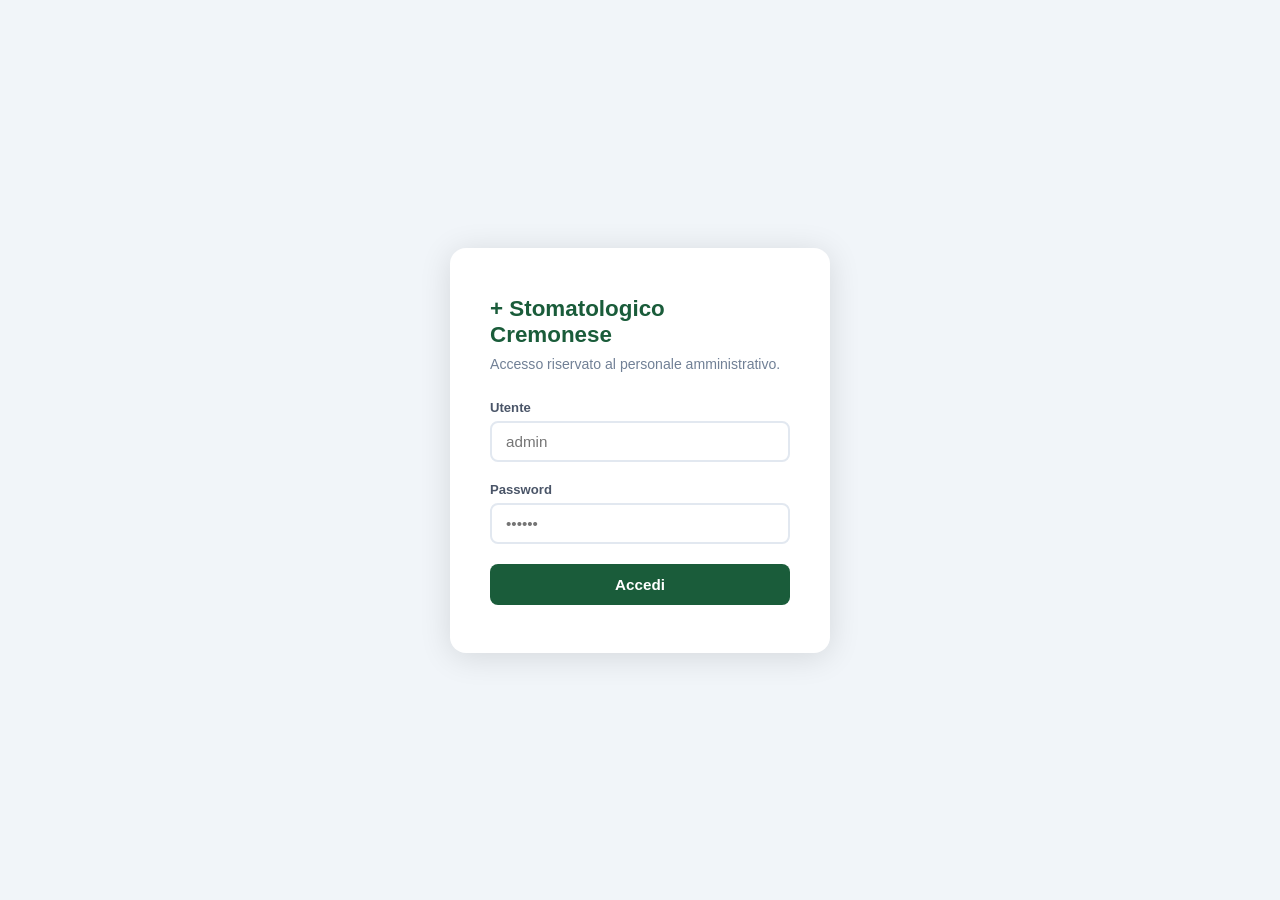
<file: pages/admin.html>
<!DOCTYPE html>
<html lang="it">
<head>
  <meta charset="UTF-8">
  <meta name="viewport" content="width=device-width, initial-scale=1.0">
  <title>Pannello Admin | Stomatologico Cremonese</title>
  <meta name="robots" content="noindex, nofollow">
  <style>
    *, *::before, *::after { box-sizing: border-box; margin: 0; padding: 0; }
    body { font-family: -apple-system, BlinkMacSystemFont, 'Segoe UI', sans-serif; background: #f1f5f9; color: #1a202c; }

    /* Login screen */
    #login-screen {
      min-height: 100vh; display: flex; align-items: center; justify-content: center;
    }
    .login-card {
      background: #fff; border-radius: 16px; padding: 48px 40px; width: 100%; max-width: 380px;
      box-shadow: 0 4px 32px rgba(0,0,0,.12);
    }
    .login-card h1 { font-size: 1.4rem; margin-bottom: 8px; color: #1a5c3a; }
    .login-card p { font-size: .88rem; color: #718096; margin-bottom: 28px; }
    .field { display: flex; flex-direction: column; gap: 6px; margin-bottom: 20px; }
    .field label { font-size: .82rem; font-weight: 600; color: #4a5568; }
    .field input {
      border: 2px solid #e2e8f0; border-radius: 8px; padding: 10px 14px; font-size: .95rem;
      transition: border-color .15s;
    }
    .field input:focus { outline: none; border-color: #2d8653; }
    .btn-login {
      width: 100%; background: #1a5c3a; color: #fff; border: none; border-radius: 8px;
      padding: 12px; font-size: .95rem; font-weight: 700; cursor: pointer;
    }
    .btn-login:hover { background: #2d8653; }
    #login-error { color: #e53e3e; font-size: .82rem; margin-top: 10px; display: none; }

    /* Admin layout */
    #admin-screen { display: none; min-height: 100vh; }
    .admin-header {
      background: #1a5c3a; color: #fff; padding: 16px 28px;
      display: flex; justify-content: space-between; align-items: center;
    }
    .admin-header h1 { font-size: 1.1rem; }
    .btn-logout {
      background: rgba(255,255,255,.15); border: 1px solid rgba(255,255,255,.3);
      color: #fff; border-radius: 6px; padding: 6px 16px; cursor: pointer; font-size: .82rem;
    }
    .admin-body { max-width: 1100px; margin: 0 auto; padding: 32px 20px; }
    .admin-tabs { display: flex; gap: 4px; margin-bottom: 28px; border-bottom: 2px solid #e2e8f0; }
    .tab-btn {
      padding: 10px 24px; border: none; background: none; cursor: pointer;
      font-size: .9rem; font-weight: 600; color: #718096; border-bottom: 2px solid transparent;
      margin-bottom: -2px;
    }
    .tab-btn.active { color: #1a5c3a; border-color: #1a5c3a; }
    .tab-panel { display: none; }
    .tab-panel.active { display: block; }

    /* Cards */
    .card { background: #fff; border-radius: 12px; padding: 24px; margin-bottom: 20px; box-shadow: 0 1px 8px rgba(0,0,0,.06); }
    .card h2 { font-size: 1rem; margin-bottom: 16px; color: #2d3748; }

    /* Availability grid */
    .avail-grid { display: grid; grid-template-columns: repeat(auto-fill, minmax(280px, 1fr)); gap: 20px; }
    .doctor-card { background: #fff; border-radius: 12px; padding: 20px; border: 2px solid #e2e8f0; }
    .doctor-card h3 { font-size: .95rem; margin-bottom: 4px; }
    .doctor-card .specialty { font-size: .78rem; color: #718096; margin-bottom: 16px; }
    .day-row { margin-bottom: 12px; }
    .day-row label { display: block; font-size: .8rem; font-weight: 700; color: #4a5568; margin-bottom: 6px; text-transform: capitalize; }
    .slots-input {
      width: 100%; border: 1px solid #e2e8f0; border-radius: 6px; padding: 8px 10px;
      font-size: .8rem; font-family: monospace; resize: vertical; min-height: 52px;
    }
    .slots-input:focus { outline: none; border-color: #2d8653; }
    .day-hint { font-size: .72rem; color: #a0aec0; margin-top: 3px; }
    .btn-save-avail {
      background: #1a5c3a; color: #fff; border: none; border-radius: 8px;
      padding: 10px 28px; cursor: pointer; font-weight: 700; font-size: .9rem; margin-top: 8px;
    }
    .btn-save-avail:hover { background: #2d8653; }
    .save-msg { font-size: .82rem; color: #2d8653; margin-left: 12px; display: none; }

    /* Bookings table */
    .table-wrap { overflow-x: auto; }
    table { width: 100%; border-collapse: collapse; font-size: .85rem; }
    th { text-align: left; padding: 10px 12px; background: #f7fafc; color: #4a5568; font-weight: 700; border-bottom: 2px solid #e2e8f0; white-space: nowrap; }
    td { padding: 10px 12px; border-bottom: 1px solid #edf2f7; vertical-align: top; }
    tr:hover td { background: #f7fafc; }
    .badge {
      display: inline-block; padding: 2px 8px; border-radius: 20px; font-size: .72rem;
      font-weight: 700; text-transform: uppercase;
    }
    .badge-new { background: #e6fffa; color: #234e52; }
    .badge-returning { background: #ebf8ff; color: #2a4365; }
    .empty-state { text-align: center; color: #a0aec0; padding: 48px 20px; font-size: .9rem; }
    .btn-clear {
      background: #fff5f5; color: #c53030; border: 1px solid #fed7d7; border-radius: 6px;
      padding: 6px 16px; cursor: pointer; font-size: .82rem; font-weight: 600;
    }
    .btn-clear:hover { background: #fff; border-color: #e53e3e; }
    .btn-export {
      background: #f0faf4; color: #276749; border: 1px solid #9ae6b4; border-radius: 6px;
      padding: 6px 16px; cursor: pointer; font-size: .82rem; font-weight: 600;
    }
    .btn-export:hover { background: #c6f6d5; }

    /* Info box */
    .info-box { background: #ebf8ff; border: 1px solid #bee3f8; border-radius: 10px; padding: 16px 20px; font-size: .85rem; color: #2b6cb0; line-height: 1.6; margin-bottom: 20px; }
    .info-box strong { display: block; margin-bottom: 4px; }
    code { background: #e2e8f0; padding: 2px 6px; border-radius: 4px; font-size: .82rem; }

    /* Legend */
    .legend { font-size: .78rem; color: #718096; margin-bottom: 8px; }
  </style>
</head>
<body>

<!-- ===== LOGIN ===== -->
<div id="login-screen">
  <div class="login-card">
    <h1>+ Stomatologico Cremonese</h1>
    <p>Accesso riservato al personale amministrativo.</p>
    <div class="field">
      <label for="admin-user">Utente</label>
      <input id="admin-user" type="text" autocomplete="username" placeholder="admin">
    </div>
    <div class="field">
      <label for="admin-pass">Password</label>
      <input id="admin-pass" type="password" autocomplete="current-password" placeholder="••••••">
    </div>
    <button class="btn-login" id="btn-login">Accedi</button>
    <p id="login-error">Credenziali non valide.</p>
  </div>
</div>

<!-- ===== ADMIN ===== -->
<div id="admin-screen">
  <header class="admin-header">
    <h1>Pannello Admin — Stomatologico Cremonese</h1>
    <button class="btn-logout" id="btn-logout">Esci</button>
  </header>

  <div class="admin-body">
    <div class="admin-tabs" role="tablist">
      <button class="tab-btn active" role="tab" aria-selected="true" data-tab="bookings">Prenotazioni Ricevute</button>
      <button class="tab-btn" role="tab" aria-selected="false" data-tab="availability">Gestione Disponibilità</button>
    </div>

    <!-- TAB: BOOKINGS -->
    <div class="tab-panel active" id="tab-bookings">
      <div class="card">
        <div style="display:flex;justify-content:space-between;align-items:center;flex-wrap:wrap;gap:12px;margin-bottom:16px">
          <h2 style="margin:0">Prenotazioni ricevute (salvate in questo browser)</h2>
          <div style="display:flex;gap:8px">
            <button class="btn-export" id="btn-export-bookings">Esporta CSV</button>
            <button class="btn-clear" id="btn-clear-bookings">Svuota lista</button>
          </div>
        </div>
        <div class="info-box">
          <strong>Come funziona</strong>
          Le prenotazioni vengono salvate nel browser del paziente (localStorage) al momento dell'invio del modulo.
          Quelle visibili qui sono quelle inviate da <em>questo dispositivo</em>.
          Per ricevere prenotazioni reali via email, configura un servizio come
          <strong>Formspree</strong> o <strong>EmailJS</strong> nel file <code>js/booking.js</code> (variabile <code>BOOKING_API_URL</code>).
        </div>
        <div id="bookings-container"></div>
      </div>
    </div>

    <!-- TAB: AVAILABILITY -->
    <div class="tab-panel" id="tab-availability">
      <div class="info-box">
        <strong>Come modificare la disponibilità</strong>
        Modifica gli orari per ciascun medico e giorno, poi clicca <strong>Salva e Scarica JSON</strong>.
        Riceverai un file <code>doctors.json</code> da caricare nella cartella <code>data/</code>
        del repository GitHub (<code>martuzzii/stomatologico-cremonese-</code>) per rendere le modifiche visibili online.
      </div>
      <p class="legend">Inserisci gli orari separati da virgola, es. <code>09:00, 09:30, 10:00</code> — lascia vuoto se il medico non è disponibile quel giorno.</p>
      <div class="avail-grid" id="avail-grid"></div>
      <div style="margin-top:8px">
        <button class="btn-save-avail" id="btn-save-avail">Salva e Scarica JSON</button>
        <span class="save-msg" id="save-msg">✔ File scaricato!</span>
      </div>
    </div>
  </div>
</div>

<script>
(function () {
  'use strict';

  /* ── Auth ── */
  const ADMIN_USER = 'admin';
  const ADMIN_PASS = 'clinica2025'; // change this password after first login
  const SESSION_KEY = 'sc_admin_session';

  function isLoggedIn() {
    return sessionStorage.getItem(SESSION_KEY) === '1';
  }

  function showAdmin() {
    document.getElementById('login-screen').style.display = 'none';
    document.getElementById('admin-screen').style.display = 'block';
    loadAll();
  }

  if (isLoggedIn()) showAdmin();

  document.getElementById('btn-login').addEventListener('click', function () {
    const user = document.getElementById('admin-user').value.trim();
    const pass = document.getElementById('admin-pass').value;
    if (user === ADMIN_USER && pass === ADMIN_PASS) {
      sessionStorage.setItem(SESSION_KEY, '1');
      showAdmin();
    } else {
      document.getElementById('login-error').style.display = 'block';
    }
  });

  document.getElementById('admin-pass').addEventListener('keydown', function (e) {
    if (e.key === 'Enter') document.getElementById('btn-login').click();
  });

  document.getElementById('btn-logout').addEventListener('click', function () {
    sessionStorage.removeItem(SESSION_KEY);
    location.reload();
  });

  /* ── Tabs ── */
  document.querySelectorAll('.tab-btn').forEach(function (btn) {
    btn.addEventListener('click', function () {
      document.querySelectorAll('.tab-btn').forEach(function (b) {
        b.classList.remove('active');
        b.setAttribute('aria-selected', 'false');
      });
      document.querySelectorAll('.tab-panel').forEach(function (p) {
        p.classList.remove('active');
      });
      btn.classList.add('active');
      btn.setAttribute('aria-selected', 'true');
      document.getElementById('tab-' + btn.dataset.tab).classList.add('active');
    });
  });

  /* ── Helpers ── */
  function esc(str) {
    if (!str) return '';
    return String(str).replace(/&/g,'&amp;').replace(/</g,'&lt;').replace(/>/g,'&gt;');
  }

  /* ── Bookings ── */
  function getBookings() {
    try { return JSON.parse(localStorage.getItem('sc_bookings') || '[]'); } catch (e) { return []; }
  }

  function renderBookings() {
    const container = document.getElementById('bookings-container');
    const list = getBookings();
    if (list.length === 0) {
      container.innerHTML = '<div class="empty-state">Nessuna prenotazione ricevuta su questo dispositivo.</div>';
      return;
    }
    const rows = list.map(function (b) {
      const date = b.receivedAt ? new Date(b.receivedAt).toLocaleString('it-IT') : '—';
      const badge = b.patientType === 'returning'
        ? '<span class="badge badge-returning">Esistente</span>'
        : '<span class="badge badge-new">Nuovo</span>';
      return '<tr>' +
        '<td>' + esc(date) + '</td>' +
        '<td>' + badge + '</td>' +
        '<td>' + esc(b.firstName) + ' ' + esc(b.lastName) + '</td>' +
        '<td>' + esc(b.email) + '</td>' +
        '<td>' + esc(b.phone) + '</td>' +
        '<td>' + esc(b.specialty) + '</td>' +
        '<td>' + esc(b.doctorName) + '</td>' +
        '<td>' + esc(b.date) + ' ' + esc(b.time) + '</td>' +
        '</tr>';
    }).join('');
    container.innerHTML = '<div class="table-wrap"><table>' +
      '<thead><tr><th>Ricevuta il</th><th>Tipo</th><th>Paziente</th><th>Email</th><th>Telefono</th><th>Specialità</th><th>Medico</th><th>Appuntamento</th></tr></thead>' +
      '<tbody>' + rows + '</tbody></table></div>';
  }

  document.getElementById('btn-clear-bookings').addEventListener('click', function () {
    if (confirm('Eliminare tutte le prenotazioni salvate in questo browser?')) {
      localStorage.removeItem('sc_bookings');
      renderBookings();
    }
  });

  document.getElementById('btn-export-bookings').addEventListener('click', function () {
    const list = getBookings();
    if (list.length === 0) { alert('Nessuna prenotazione da esportare.'); return; }
    const headers = ['Data ricezione','Tipo','Nome','Cognome','Email','Telefono','Specialità','Medico','Data visita','Orario'];
    const csvRows = [headers.join(',')].concat(list.map(function (b) {
      return [
        b.receivedAt || '',
        b.patientType || '',
        b.firstName || '',
        b.lastName || '',
        b.email || '',
        b.phone || '',
        b.specialty || '',
        b.doctorName || '',
        b.date || '',
        b.time || ''
      ].map(function (v) { return '"' + String(v).replace(/"/g, '""') + '"'; }).join(',');
    }));
    const blob = new Blob([csvRows.join('\r\n')], { type: 'text/csv;charset=utf-8;' });
    const url = URL.createObjectURL(blob);
    const a = document.createElement('a');
    a.href = url;
    a.download = 'prenotazioni_' + new Date().toISOString().slice(0,10) + '.csv';
    a.click();
    URL.revokeObjectURL(url);
  });

  /* ── Availability ── */
  const DAYS = ['monday','tuesday','wednesday','thursday','friday','saturday','sunday'];
  const DAY_IT = { monday:'Lunedì', tuesday:'Martedì', wednesday:'Mercoledì',
                   thursday:'Giovedì', friday:'Venerdì', saturday:'Sabato', sunday:'Domenica' };
  const AVAIL_KEY = 'sc_admin_avail';

  // Default data (mirrors data/doctors.json)
  const DEFAULT_DOCTORS = [
    {
      id: 'dr-rossi', name: 'Dr. Marco Rossi', specialty: 'otorinolaringoiatria',
      title: 'Specialista in Otorinolaringoiatria',
      bio: 'Oltre 15 anni di esperienza in otorinolaringoiatria clinica e chirurgica.',
      availability: {
        monday:    ['09:00','09:30','10:00','10:30','11:00','14:00','14:30','15:00','15:30','16:00'],
        wednesday: ['09:00','09:30','10:00','10:30','11:00','14:00','14:30','15:00'],
        friday:    ['09:00','09:30','10:00','10:30','11:00']
      }
    },
    {
      id: 'dr-ferrari', name: 'Dr.ssa Elena Ferrari', specialty: 'odontoiatria',
      title: 'Specialista in Odontoiatria e Chirurgia Orale',
      bio: 'Esperta in implantologia, ortodonzia e odontoiatria conservativa.',
      availability: {
        tuesday:  ['08:30','09:00','09:30','10:00','10:30','11:00','15:00','15:30','16:00','16:30'],
        thursday: ['08:30','09:00','09:30','10:00','10:30','11:00','14:00','14:30','15:00'],
        saturday: ['09:00','09:30','10:00','10:30','11:00']
      }
    },
    {
      id: 'dr-bianchi', name: 'Dr.ssa Sofia Bianchi', specialty: 'medicina-estetica',
      title: 'Specialista in Medicina Estetica',
      bio: 'Specializzata in trattamenti estetici non invasivi e ringiovanimento.',
      availability: {
        monday:   ['14:00','14:30','15:00','15:30','16:00','16:30','17:00'],
        thursday: ['14:00','14:30','15:00','15:30','16:00','16:30','17:00'],
        friday:   ['10:00','10:30','11:00','11:30','14:00','14:30','15:00']
      }
    }
  ];

  function loadAvailData() {
    try {
      const raw = localStorage.getItem(AVAIL_KEY);
      if (raw) return JSON.parse(raw);
    } catch (e) {}
    return JSON.parse(JSON.stringify(DEFAULT_DOCTORS));
  }

  function renderAvailability() {
    const grid = document.getElementById('avail-grid');
    const doctors = loadAvailData();
    grid.innerHTML = doctors.map(function (doc) {
      const dayRows = DAYS.map(function (day) {
        const slots = (doc.availability[day] || []).join(', ');
        return '<div class="day-row">' +
          '<label for="' + doc.id + '-' + day + '">' + DAY_IT[day] + '</label>' +
          '<textarea class="slots-input" id="' + doc.id + '-' + day + '" ' +
            'data-doctor="' + doc.id + '" data-day="' + day + '" rows="2">' +
            esc(slots) + '</textarea>' +
          '<p class="day-hint">Formato: 09:00, 09:30, 10:00 — vuoto = non disponibile</p>' +
          '</div>';
      }).join('');
      return '<div class="doctor-card">' +
        '<h3>' + esc(doc.name) + '</h3>' +
        '<p class="specialty">' + esc(doc.specialty) + '</p>' +
        dayRows +
        '</div>';
    }).join('');
  }

  document.getElementById('btn-save-avail').addEventListener('click', function () {
    const doctors = loadAvailData();

    document.querySelectorAll('.slots-input').forEach(function (textarea) {
      const docId = textarea.dataset.doctor;
      const day   = textarea.dataset.day;
      const doc   = doctors.find(function (d) { return d.id === docId; });
      if (!doc) return;
      const raw = textarea.value.trim();
      if (!raw) {
        delete doc.availability[day];
        return;
      }
      const slots = raw.split(',').map(function (s) { return s.trim(); }).filter(function (s) {
        return /^\d{2}:\d{2}$/.test(s);
      });
      if (slots.length > 0) {
        doc.availability[day] = slots;
      } else {
        delete doc.availability[day];
      }
    });

    // Persist to localStorage so booking.js picks it up on the same device
    localStorage.setItem(AVAIL_KEY, JSON.stringify(doctors));

    // Download doctors.json for GitHub commit
    const json = JSON.stringify({ doctors: doctors }, null, 2);
    const blob = new Blob([json], { type: 'application/json' });
    const url  = URL.createObjectURL(blob);
    const a    = document.createElement('a');
    a.href     = url;
    a.download = 'doctors.json';
    a.click();
    URL.revokeObjectURL(url);

    const msg = document.getElementById('save-msg');
    msg.style.display = 'inline';
    setTimeout(function () { msg.style.display = 'none'; }, 3000);
  });

  /* ── Init ── */
  function loadAll() {
    renderBookings();
    renderAvailability();
  }

})();
</script>
</body>
</html>
</file>
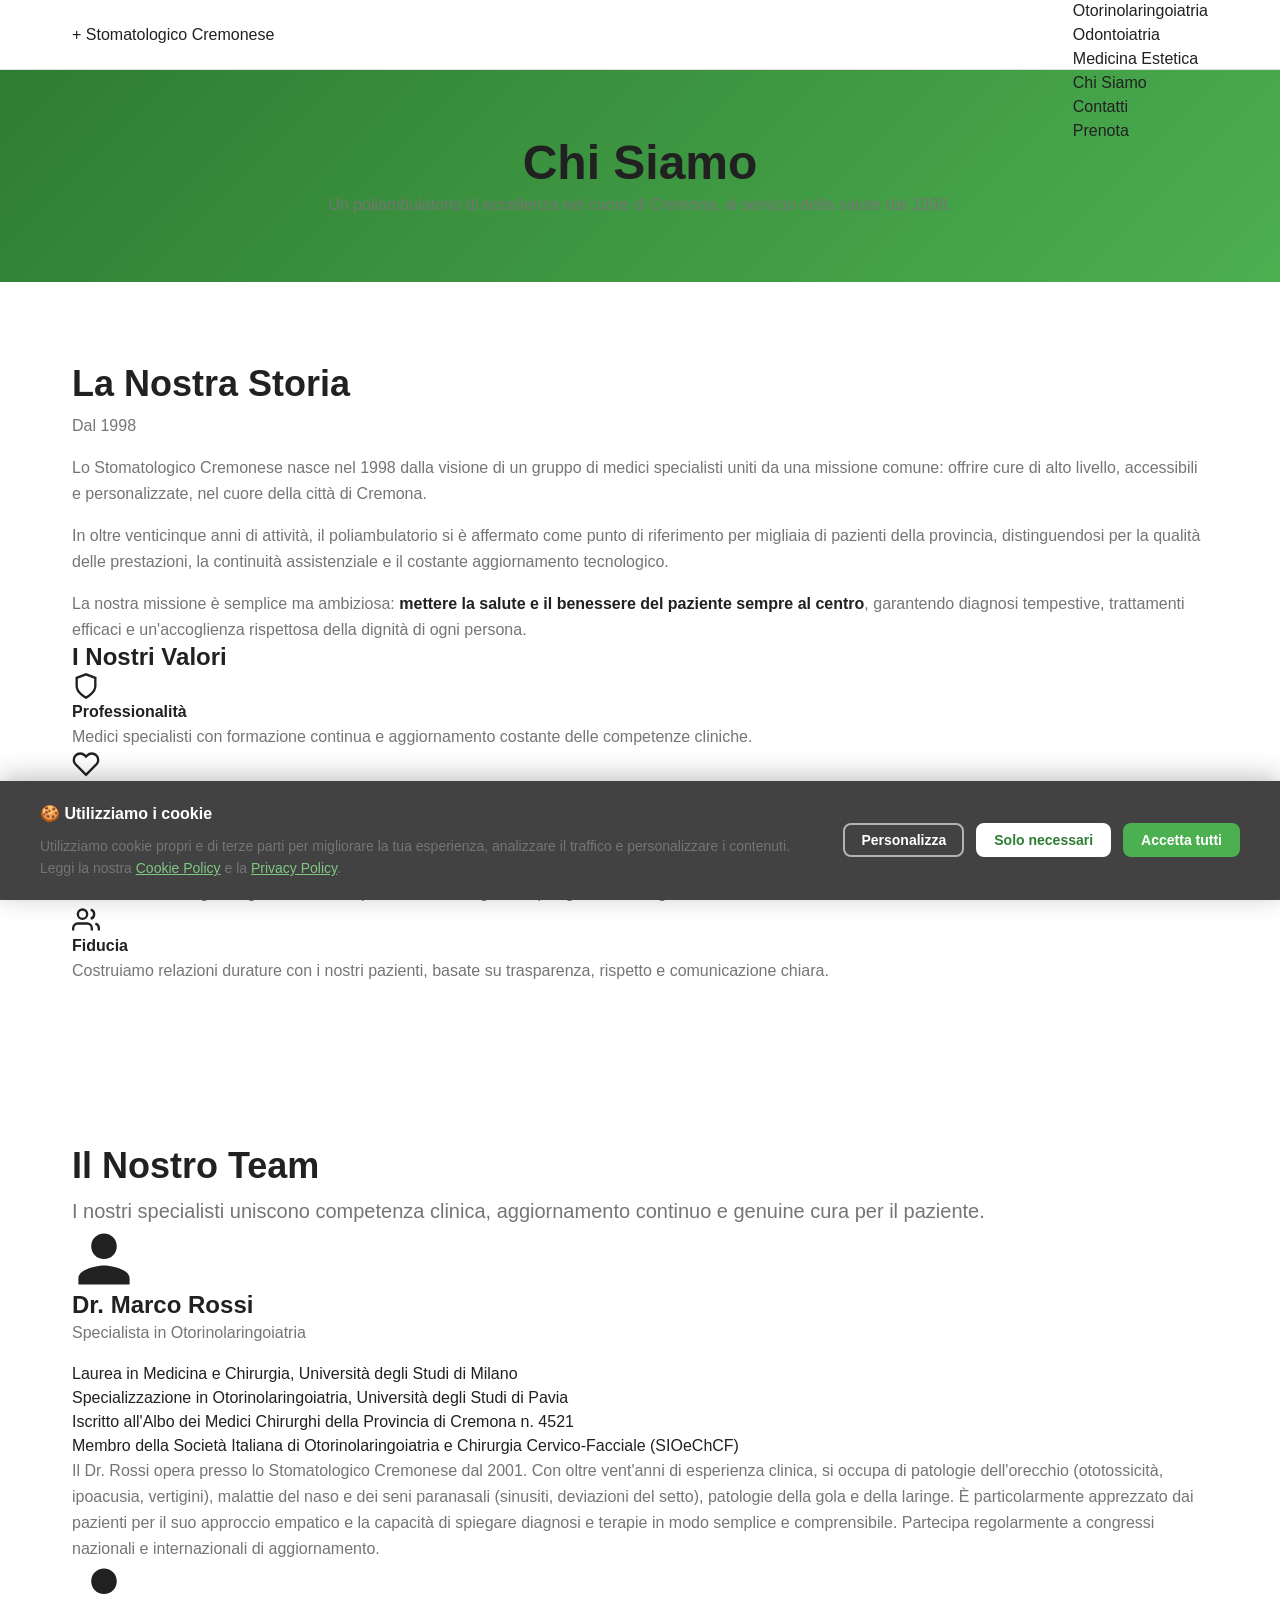
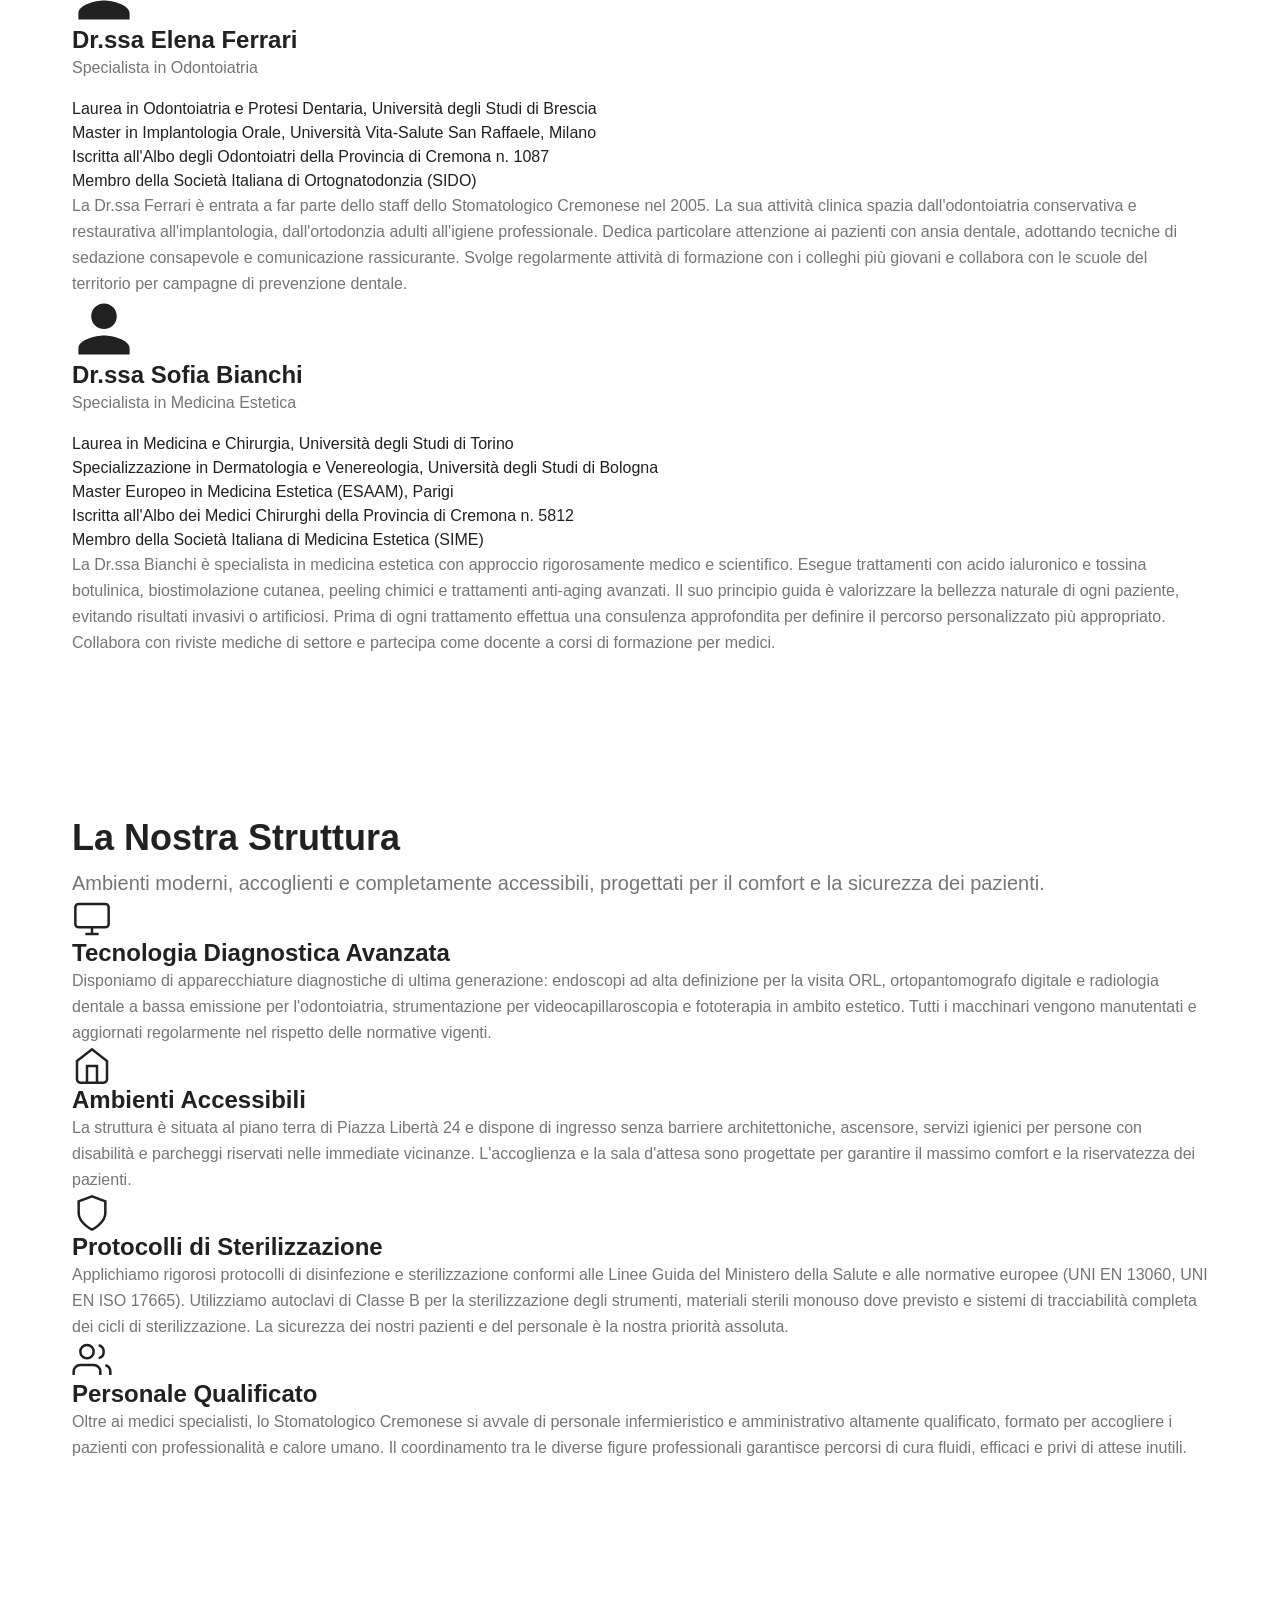
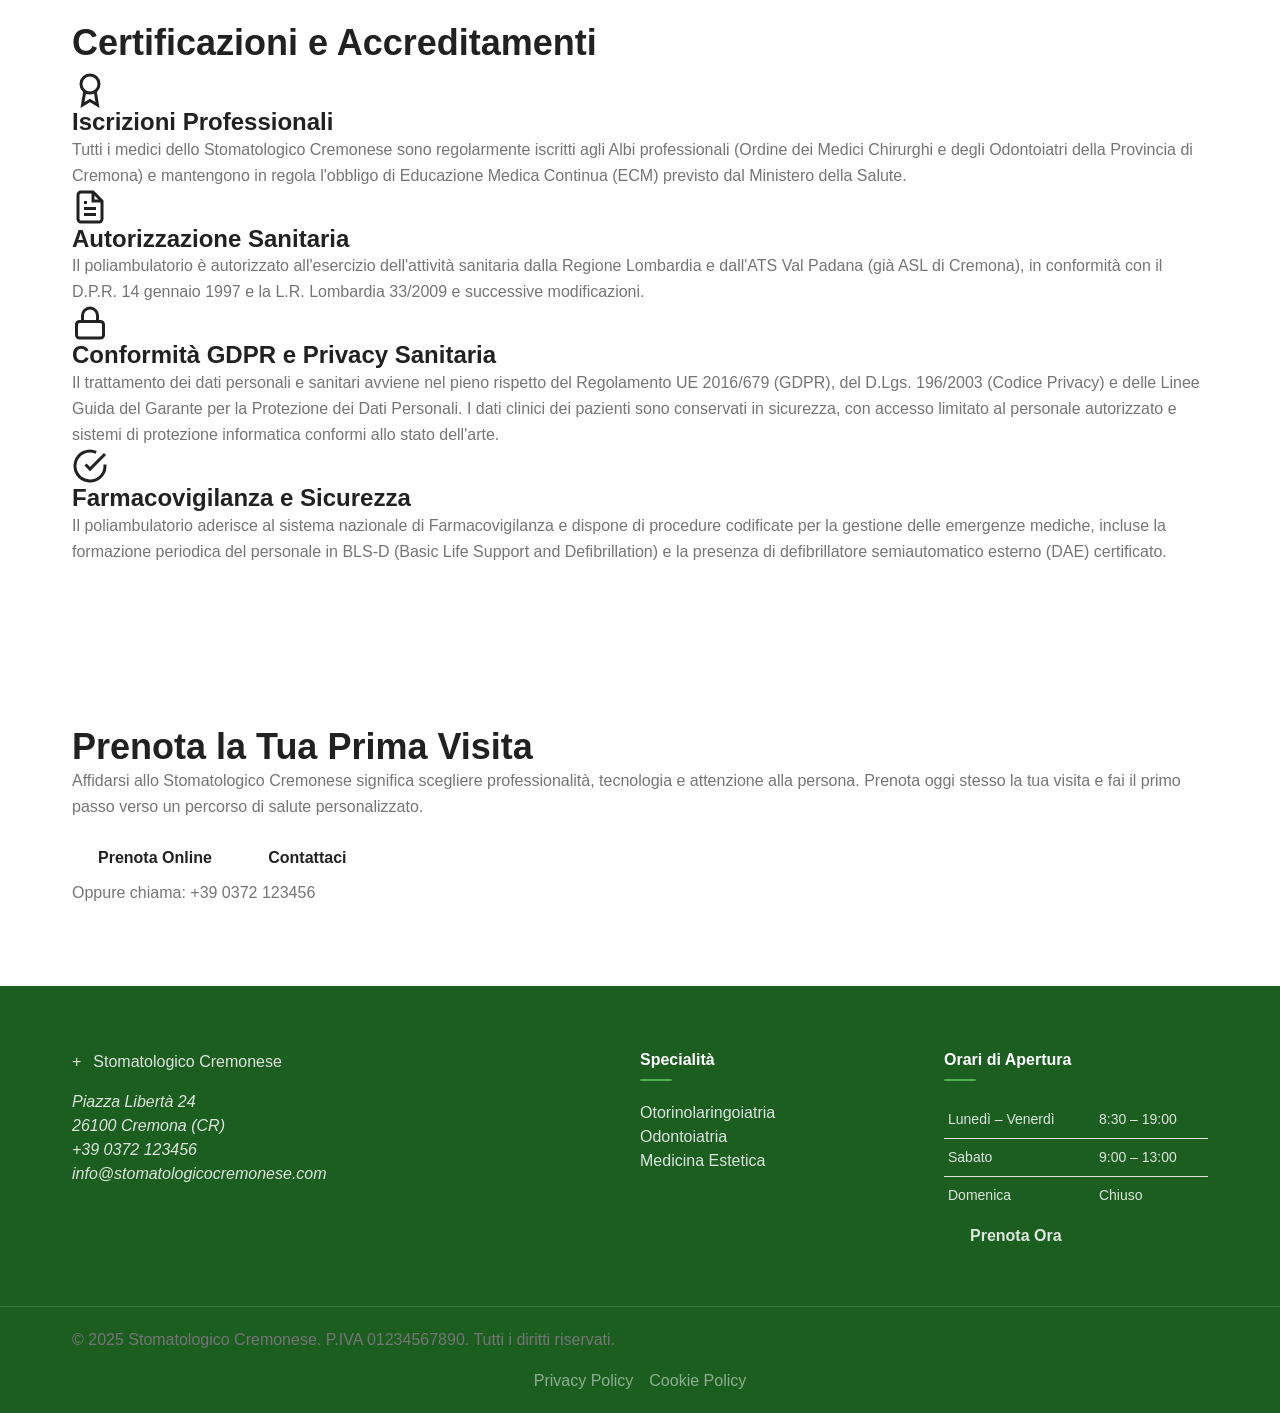
<file: pages/chi-siamo.html>
<!DOCTYPE html>
<html lang="it">
<head>
  <meta charset="UTF-8">
  <meta name="viewport" content="width=device-width, initial-scale=1.0">
  <title>Chi Siamo | Poliambulatorio Stomatologico Cremonese</title>
  <meta name="description" content="Scopri lo Stomatologico Cremonese: storia, missione, team di specialisti. Poliambulatorio medico nel cuore di Cremona dal 1998.">
  <link rel="stylesheet" href="/css/style.css">
</head>
<body>

  <!-- ===== HEADER / NAV ===== -->
  <header class="site-header" role="banner">
    <div class="container header-inner">
      <a href="/index.html" class="logo" aria-label="Stomatologico Cremonese – torna alla home">
        <span class="logo-icon" aria-hidden="true">+</span>
        <span class="logo-text">Stomatologico Cremonese</span>
      </a>
      <nav class="main-nav" aria-label="Navigazione principale">
        <button class="nav-toggle" aria-expanded="false" aria-controls="nav-menu" aria-label="Apri menu di navigazione">
          <span class="hamburger-bar"></span>
          <span class="hamburger-bar"></span>
          <span class="hamburger-bar"></span>
        </button>
        <ul id="nav-menu" class="nav-list" role="list">
          <li><a href="/index.html">Home</a></li>
          <li class="nav-dropdown">
            <button class="dropdown-toggle" aria-expanded="false" aria-haspopup="true">
              Specialità <span aria-hidden="true">▾</span>
            </button>
            <ul class="dropdown-menu" role="list">
              <li><a href="/pages/specialties/otorinolaringoiatria.html">Otorinolaringoiatria</a></li>
              <li><a href="/pages/specialties/odontoiatria.html">Odontoiatria</a></li>
              <li><a href="/pages/specialties/medicina-estetica.html">Medicina Estetica</a></li>
            </ul>
          </li>
          <li><a href="/pages/chi-siamo.html" aria-current="page">Chi Siamo</a></li>
          <li><a href="/pages/contatti.html">Contatti</a></li>
          <li><a href="/pages/prenota.html" class="nav-cta">Prenota</a></li>
        </ul>
      </nav>
    </div>
  </header>

  <!-- ===== HERO ===== -->
  <section class="page-hero page-hero--green" aria-labelledby="hero-title">
    <div class="container">
      <h1 id="hero-title">Chi Siamo</h1>
      <p>Un poliambulatorio di eccellenza nel cuore di Cremona, al servizio della salute dal 1998.</p>
    </div>
  </section>

  <main id="main-content">

    <!-- ===== STORIA ===== -->
    <section class="section section--white" aria-labelledby="storia-title">
      <div class="container">
        <div class="section-intro">
          <h2 id="storia-title" class="section-title">La Nostra Storia</h2>
          <div class="section-divider" aria-hidden="true"></div>
        </div>
        <div class="storia-layout">
          <div class="storia-content">
            <p class="storia-anno" aria-label="Anno di fondazione 1998">Dal 1998</p>
            <p class="lead-text">
              Lo Stomatologico Cremonese nasce nel 1998 dalla visione di un gruppo di medici specialisti uniti da una missione comune: offrire cure di alto livello, accessibili e personalizzate, nel cuore della città di Cremona.
            </p>
            <p>
              In oltre venticinque anni di attività, il poliambulatorio si è affermato come punto di riferimento per migliaia di pazienti della provincia, distinguendosi per la qualità delle prestazioni, la continuità assistenziale e il costante aggiornamento tecnologico.
            </p>
            <p>
              La nostra missione è semplice ma ambiziosa: <strong>mettere la salute e il benessere del paziente sempre al centro</strong>, garantendo diagnosi tempestive, trattamenti efficaci e un'accoglienza rispettosa della dignità di ogni persona.
            </p>
          </div>
          <div class="storia-values" aria-labelledby="values-heading">
            <h3 id="values-heading" class="values-heading">I Nostri Valori</h3>
            <ul class="values-list" role="list">
              <li class="values-item">
                <span class="values-icon" aria-hidden="true">
                  <svg width="28" height="28" viewBox="0 0 24 24" fill="none" stroke="currentColor" stroke-width="2" aria-hidden="true"><path d="M12 22s8-4 8-10V5l-8-3-8 3v7c0 6 8 10 8 10z"/></svg>
                </span>
                <div>
                  <strong class="values-title">Professionalità</strong>
                  <p class="values-desc">Medici specialisti con formazione continua e aggiornamento costante delle competenze cliniche.</p>
                </div>
              </li>
              <li class="values-item">
                <span class="values-icon" aria-hidden="true">
                  <svg width="28" height="28" viewBox="0 0 24 24" fill="none" stroke="currentColor" stroke-width="2" aria-hidden="true"><path d="M20.84 4.61a5.5 5.5 0 0 0-7.78 0L12 5.67l-1.06-1.06a5.5 5.5 0 0 0-7.78 7.78l1.06 1.06L12 21.23l7.78-7.78 1.06-1.06a5.5 5.5 0 0 0 0-7.78z"/></svg>
                </span>
                <div>
                  <strong class="values-title">Cura del Paziente</strong>
                  <p class="values-desc">Ogni paziente è unico. Ascoltiamo, comprendiamo e costruiamo percorsi terapeutici personalizzati.</p>
                </div>
              </li>
              <li class="values-item">
                <span class="values-icon" aria-hidden="true">
                  <svg width="28" height="28" viewBox="0 0 24 24" fill="none" stroke="currentColor" stroke-width="2" aria-hidden="true"><circle cx="12" cy="12" r="10"/><line x1="12" y1="8" x2="12" y2="12"/><line x1="12" y1="16" x2="12.01" y2="16"/></svg>
                </span>
                <div>
                  <strong class="values-title">Innovazione</strong>
                  <p class="values-desc">Adottiamo tecnologie diagnostiche e terapeutiche all'avanguardia per garantire i migliori risultati clinici.</p>
                </div>
              </li>
              <li class="values-item">
                <span class="values-icon" aria-hidden="true">
                  <svg width="28" height="28" viewBox="0 0 24 24" fill="none" stroke="currentColor" stroke-width="2" aria-hidden="true"><path d="M17 21v-2a4 4 0 0 0-4-4H5a4 4 0 0 0-4 4v2"/><circle cx="9" cy="7" r="4"/><path d="M23 21v-2a4 4 0 0 0-3-3.87"/><path d="M16 3.13a4 4 0 0 1 0 7.75"/></svg>
                </span>
                <div>
                  <strong class="values-title">Fiducia</strong>
                  <p class="values-desc">Costruiamo relazioni durature con i nostri pazienti, basate su trasparenza, rispetto e comunicazione chiara.</p>
                </div>
              </li>
            </ul>
          </div>
        </div>
      </div>
    </section>

    <!-- ===== TEAM ===== -->
    <section class="section section--light" aria-labelledby="team-title">
      <div class="container">
        <div class="section-intro">
          <h2 id="team-title" class="section-title">Il Nostro Team</h2>
          <div class="section-divider" aria-hidden="true"></div>
          <p class="section-subtitle">
            I nostri specialisti uniscono competenza clinica, aggiornamento continuo e genuine cura per il paziente.
          </p>
        </div>

        <div class="team-grid" role="list">

          <!-- Dr. Marco Rossi -->
          <article class="team-card" role="listitem" aria-labelledby="team-rossi-name">
            <div class="team-card__photo-wrap">
              <div class="team-card__photo-placeholder" aria-hidden="true">
                <svg width="64" height="64" viewBox="0 0 24 24" fill="currentColor" aria-hidden="true"><path d="M12 12c2.7 0 4.8-2.1 4.8-4.8S14.7 2.4 12 2.4 7.2 4.5 7.2 7.2 9.3 12 12 12zm0 2.4c-3.2 0-9.6 1.6-9.6 4.8v2.4h19.2v-2.4c0-3.2-6.4-4.8-9.6-4.8z"/></svg>
              </div>
            </div>
            <div class="team-card__body">
              <h3 id="team-rossi-name" class="team-card__name">Dr. Marco Rossi</h3>
              <p class="team-card__specialty">Specialista in Otorinolaringoiatria</p>
              <ul class="team-card__credentials" role="list" aria-label="Qualifiche del Dr. Marco Rossi">
                <li>Laurea in Medicina e Chirurgia, Università degli Studi di Milano</li>
                <li>Specializzazione in Otorinolaringoiatria, Università degli Studi di Pavia</li>
                <li>Iscritto all'Albo dei Medici Chirurghi della Provincia di Cremona n. 4521</li>
                <li>Membro della Società Italiana di Otorinolaringoiatria e Chirurgia Cervico-Facciale (SIOeChCF)</li>
              </ul>
              <p class="team-card__bio">
                Il Dr. Rossi opera presso lo Stomatologico Cremonese dal 2001. Con oltre vent'anni di esperienza clinica, si occupa di patologie dell'orecchio (ototossicità, ipoacusia, vertigini), malattie del naso e dei seni paranasali (sinusiti, deviazioni del setto), patologie della gola e della laringe. È particolarmente apprezzato dai pazienti per il suo approccio empatico e la capacità di spiegare diagnosi e terapie in modo semplice e comprensibile. Partecipa regolarmente a congressi nazionali e internazionali di aggiornamento.
              </p>
            </div>
          </article>

          <!-- Dr.ssa Elena Ferrari -->
          <article class="team-card" role="listitem" aria-labelledby="team-ferrari-name">
            <div class="team-card__photo-wrap">
              <div class="team-card__photo-placeholder" aria-hidden="true">
                <svg width="64" height="64" viewBox="0 0 24 24" fill="currentColor" aria-hidden="true"><path d="M12 12c2.7 0 4.8-2.1 4.8-4.8S14.7 2.4 12 2.4 7.2 4.5 7.2 7.2 9.3 12 12 12zm0 2.4c-3.2 0-9.6 1.6-9.6 4.8v2.4h19.2v-2.4c0-3.2-6.4-4.8-9.6-4.8z"/></svg>
              </div>
            </div>
            <div class="team-card__body">
              <h3 id="team-ferrari-name" class="team-card__name">Dr.ssa Elena Ferrari</h3>
              <p class="team-card__specialty">Specialista in Odontoiatria</p>
              <ul class="team-card__credentials" role="list" aria-label="Qualifiche della Dr.ssa Elena Ferrari">
                <li>Laurea in Odontoiatria e Protesi Dentaria, Università degli Studi di Brescia</li>
                <li>Master in Implantologia Orale, Università Vita-Salute San Raffaele, Milano</li>
                <li>Iscritta all'Albo degli Odontoiatri della Provincia di Cremona n. 1087</li>
                <li>Membro della Società Italiana di Ortognatodonzia (SIDO)</li>
              </ul>
              <p class="team-card__bio">
                La Dr.ssa Ferrari è entrata a far parte dello staff dello Stomatologico Cremonese nel 2005. La sua attività clinica spazia dall'odontoiatria conservativa e restaurativa all'implantologia, dall'ortodonzia adulti all'igiene professionale. Dedica particolare attenzione ai pazienti con ansia dentale, adottando tecniche di sedazione consapevole e comunicazione rassicurante. Svolge regolarmente attività di formazione con i colleghi più giovani e collabora con le scuole del territorio per campagne di prevenzione dentale.
              </p>
            </div>
          </article>

          <!-- Dr.ssa Sofia Bianchi -->
          <article class="team-card" role="listitem" aria-labelledby="team-bianchi-name">
            <div class="team-card__photo-wrap">
              <div class="team-card__photo-placeholder" aria-hidden="true">
                <svg width="64" height="64" viewBox="0 0 24 24" fill="currentColor" aria-hidden="true"><path d="M12 12c2.7 0 4.8-2.1 4.8-4.8S14.7 2.4 12 2.4 7.2 4.5 7.2 7.2 9.3 12 12 12zm0 2.4c-3.2 0-9.6 1.6-9.6 4.8v2.4h19.2v-2.4c0-3.2-6.4-4.8-9.6-4.8z"/></svg>
              </div>
            </div>
            <div class="team-card__body">
              <h3 id="team-bianchi-name" class="team-card__name">Dr.ssa Sofia Bianchi</h3>
              <p class="team-card__specialty">Specialista in Medicina Estetica</p>
              <ul class="team-card__credentials" role="list" aria-label="Qualifiche della Dr.ssa Sofia Bianchi">
                <li>Laurea in Medicina e Chirurgia, Università degli Studi di Torino</li>
                <li>Specializzazione in Dermatologia e Venereologia, Università degli Studi di Bologna</li>
                <li>Master Europeo in Medicina Estetica (ESAAM), Parigi</li>
                <li>Iscritta all'Albo dei Medici Chirurghi della Provincia di Cremona n. 5812</li>
                <li>Membro della Società Italiana di Medicina Estetica (SIME)</li>
              </ul>
              <p class="team-card__bio">
                La Dr.ssa Bianchi è specialista in medicina estetica con approccio rigorosamente medico e scientifico. Esegue trattamenti con acido ialuronico e tossina botulinica, biostimolazione cutanea, peeling chimici e trattamenti anti-aging avanzati. Il suo principio guida è valorizzare la bellezza naturale di ogni paziente, evitando risultati invasivi o artificiosi. Prima di ogni trattamento effettua una consulenza approfondita per definire il percorso personalizzato più appropriato. Collabora con riviste mediche di settore e partecipa come docente a corsi di formazione per medici.
              </p>
            </div>
          </article>

        </div>
      </div>
    </section>

    <!-- ===== STRUTTURA ===== -->
    <section class="section section--white" aria-labelledby="struttura-title">
      <div class="container">
        <div class="section-intro">
          <h2 id="struttura-title" class="section-title">La Nostra Struttura</h2>
          <div class="section-divider" aria-hidden="true"></div>
          <p class="section-subtitle">
            Ambienti moderni, accoglienti e completamente accessibili, progettati per il comfort e la sicurezza dei pazienti.
          </p>
        </div>

        <div class="struttura-grid">

          <div class="struttura-card">
            <div class="struttura-card__icon" aria-hidden="true">
              <svg width="40" height="40" viewBox="0 0 24 24" fill="none" stroke="currentColor" stroke-width="1.5" aria-hidden="true"><rect x="2" y="3" width="20" height="14" rx="2"/><line x1="8" y1="21" x2="16" y2="21"/><line x1="12" y1="17" x2="12" y2="21"/></svg>
            </div>
            <h3 class="struttura-card__title">Tecnologia Diagnostica Avanzata</h3>
            <p class="struttura-card__text">
              Disponiamo di apparecchiature diagnostiche di ultima generazione: endoscopi ad alta definizione per la visita ORL, ortopantomografo digitale e radiologia dentale a bassa emissione per l'odontoiatria, strumentazione per videocapillaroscopia e fototerapia in ambito estetico. Tutti i macchinari vengono manutentati e aggiornati regolarmente nel rispetto delle normative vigenti.
            </p>
          </div>

          <div class="struttura-card">
            <div class="struttura-card__icon" aria-hidden="true">
              <svg width="40" height="40" viewBox="0 0 24 24" fill="none" stroke="currentColor" stroke-width="1.5" aria-hidden="true"><path d="M3 9l9-7 9 7v11a2 2 0 0 1-2 2H5a2 2 0 0 1-2-2z"/><polyline points="9 22 9 12 15 12 15 22"/></svg>
            </div>
            <h3 class="struttura-card__title">Ambienti Accessibili</h3>
            <p class="struttura-card__text">
              La struttura è situata al piano terra di Piazza Libertà 24 e dispone di ingresso senza barriere architettoniche, ascensore, servizi igienici per persone con disabilità e parcheggi riservati nelle immediate vicinanze. L'accoglienza e la sala d'attesa sono progettate per garantire il massimo comfort e la riservatezza dei pazienti.
            </p>
          </div>

          <div class="struttura-card">
            <div class="struttura-card__icon" aria-hidden="true">
              <svg width="40" height="40" viewBox="0 0 24 24" fill="none" stroke="currentColor" stroke-width="1.5" aria-hidden="true"><path d="M12 22s8-4 8-10V5l-8-3-8 3v7c0 6 8 10 8 10z"/></svg>
            </div>
            <h3 class="struttura-card__title">Protocolli di Sterilizzazione</h3>
            <p class="struttura-card__text">
              Applichiamo rigorosi protocolli di disinfezione e sterilizzazione conformi alle Linee Guida del Ministero della Salute e alle normative europee (UNI EN 13060, UNI EN ISO 17665). Utilizziamo autoclavi di Classe B per la sterilizzazione degli strumenti, materiali sterili monouso dove previsto e sistemi di tracciabilità completa dei cicli di sterilizzazione. La sicurezza dei nostri pazienti e del personale è la nostra priorità assoluta.
            </p>
          </div>

          <div class="struttura-card">
            <div class="struttura-card__icon" aria-hidden="true">
              <svg width="40" height="40" viewBox="0 0 24 24" fill="none" stroke="currentColor" stroke-width="1.5" aria-hidden="true"><path d="M17 21v-2a4 4 0 0 0-4-4H5a4 4 0 0 0-4 4v2"/><circle cx="9" cy="7" r="4"/><path d="M23 21v-2a4 4 0 0 0-3-3.87"/><path d="M16 3.13a4 4 0 0 1 0 7.75"/></svg>
            </div>
            <h3 class="struttura-card__title">Personale Qualificato</h3>
            <p class="struttura-card__text">
              Oltre ai medici specialisti, lo Stomatologico Cremonese si avvale di personale infermieristico e amministrativo altamente qualificato, formato per accogliere i pazienti con professionalità e calore umano. Il coordinamento tra le diverse figure professionali garantisce percorsi di cura fluidi, efficaci e privi di attese inutili.
            </p>
          </div>

        </div>
      </div>
    </section>

    <!-- ===== CERTIFICAZIONI ===== -->
    <section class="section section--green-light" aria-labelledby="cert-title">
      <div class="container">
        <div class="section-intro">
          <h2 id="cert-title" class="section-title">Certificazioni e Accreditamenti</h2>
          <div class="section-divider section-divider--white" aria-hidden="true"></div>
        </div>
        <div class="cert-grid">

          <div class="cert-item">
            <div class="cert-item__icon" aria-hidden="true">
              <svg width="36" height="36" viewBox="0 0 24 24" fill="none" stroke="currentColor" stroke-width="2" aria-hidden="true"><circle cx="12" cy="8" r="6"/><path d="M15.477 12.89L17 22l-5-3-5 3 1.523-9.11"/></svg>
            </div>
            <h3 class="cert-item__title">Iscrizioni Professionali</h3>
            <p class="cert-item__text">
              Tutti i medici dello Stomatologico Cremonese sono regolarmente iscritti agli Albi professionali (Ordine dei Medici Chirurghi e degli Odontoiatri della Provincia di Cremona) e mantengono in regola l'obbligo di Educazione Medica Continua (ECM) previsto dal Ministero della Salute.
            </p>
          </div>

          <div class="cert-item">
            <div class="cert-item__icon" aria-hidden="true">
              <svg width="36" height="36" viewBox="0 0 24 24" fill="none" stroke="currentColor" stroke-width="2" aria-hidden="true"><path d="M14 2H6a2 2 0 0 0-2 2v16a2 2 0 0 0 2 2h12a2 2 0 0 0 2-2V8z"/><polyline points="14 2 14 8 20 8"/><line x1="16" y1="13" x2="8" y2="13"/><line x1="16" y1="17" x2="8" y2="17"/><polyline points="10 9 9 9 8 9"/></svg>
            </div>
            <h3 class="cert-item__title">Autorizzazione Sanitaria</h3>
            <p class="cert-item__text">
              Il poliambulatorio è autorizzato all'esercizio dell'attività sanitaria dalla Regione Lombardia e dall'ATS Val Padana (già ASL di Cremona), in conformità con il D.P.R. 14 gennaio 1997 e la L.R. Lombardia 33/2009 e successive modificazioni.
            </p>
          </div>

          <div class="cert-item">
            <div class="cert-item__icon" aria-hidden="true">
              <svg width="36" height="36" viewBox="0 0 24 24" fill="none" stroke="currentColor" stroke-width="2" aria-hidden="true"><rect x="3" y="11" width="18" height="11" rx="2" ry="2"/><path d="M7 11V7a5 5 0 0 1 10 0v4"/></svg>
            </div>
            <h3 class="cert-item__title">Conformità GDPR e Privacy Sanitaria</h3>
            <p class="cert-item__text">
              Il trattamento dei dati personali e sanitari avviene nel pieno rispetto del Regolamento UE 2016/679 (GDPR), del D.Lgs. 196/2003 (Codice Privacy) e delle Linee Guida del Garante per la Protezione dei Dati Personali. I dati clinici dei pazienti sono conservati in sicurezza, con accesso limitato al personale autorizzato e sistemi di protezione informatica conformi allo stato dell'arte.
            </p>
          </div>

          <div class="cert-item">
            <div class="cert-item__icon" aria-hidden="true">
              <svg width="36" height="36" viewBox="0 0 24 24" fill="none" stroke="currentColor" stroke-width="2" aria-hidden="true"><path d="M22 11.08V12a10 10 0 1 1-5.93-9.14"/><polyline points="22 4 12 14.01 9 11.01"/></svg>
            </div>
            <h3 class="cert-item__title">Farmacovigilanza e Sicurezza</h3>
            <p class="cert-item__text">
              Il poliambulatorio aderisce al sistema nazionale di Farmacovigilanza e dispone di procedure codificate per la gestione delle emergenze mediche, incluse la formazione periodica del personale in BLS-D (Basic Life Support and Defibrillation) e la presenza di defibrillatore semiautomatico esterno (DAE) certificato.
            </p>
          </div>

        </div>
      </div>
    </section>

    <!-- ===== CTA ===== -->
    <section class="section section--cta" aria-labelledby="cta-title">
      <div class="container cta-box">
        <h2 id="cta-title" class="cta-title">Prenota la Tua Prima Visita</h2>
        <p class="cta-text">
          Affidarsi allo Stomatologico Cremonese significa scegliere professionalità, tecnologia e attenzione alla persona. Prenota oggi stesso la tua visita e fai il primo passo verso un percorso di salute personalizzato.
        </p>
        <div class="cta-actions">
          <a href="/pages/prenota.html" class="btn btn--primary btn--lg" aria-label="Prenota online la tua prima visita">
            Prenota Online
          </a>
          <a href="/pages/contatti.html" class="btn btn--outline-white btn--lg" aria-label="Contattaci per informazioni">
            Contattaci
          </a>
        </div>
        <p class="cta-phone">Oppure chiama: <a href="tel:+390372123456" class="phone-link">+39 0372 123456</a></p>
      </div>
    </section>

  </main>

  <!-- ===== FOOTER ===== -->
  <footer class="site-footer" role="contentinfo">
    <div class="container footer-grid">

      <div class="footer-col footer-col--info">
        <a href="/index.html" class="footer-logo" aria-label="Stomatologico Cremonese">
          <span class="logo-icon" aria-hidden="true">+</span> Stomatologico Cremonese
        </a>
        <address class="footer-address">
          Piazza Libertà 24<br>
          26100 Cremona (CR)<br>
          <a href="tel:+390372123456">+39 0372 123456</a><br>
          <a href="mailto:info@stomatologicocremonese.com">info@stomatologicocremonese.com</a>
        </address>
      </div>

      <div class="footer-col footer-col--specialties">
        <h3 class="footer-heading">Specialità</h3>
        <ul role="list" class="footer-list">
          <li><a href="/pages/specialties/otorinolaringoiatria.html">Otorinolaringoiatria</a></li>
          <li><a href="/pages/specialties/odontoiatria.html">Odontoiatria</a></li>
          <li><a href="/pages/specialties/medicina-estetica.html">Medicina Estetica</a></li>
        </ul>
      </div>

      <div class="footer-col footer-col--hours">
        <h3 class="footer-heading">Orari di Apertura</h3>
        <table class="hours-table" aria-label="Orari di apertura">
          <tbody>
            <tr><td>Lunedì – Venerdì</td><td>8:30 – 19:00</td></tr>
            <tr><td>Sabato</td><td>9:00 – 13:00</td></tr>
            <tr><td>Domenica</td><td>Chiuso</td></tr>
          </tbody>
        </table>
        <a href="/pages/prenota.html" class="btn btn--primary btn--sm footer-cta">Prenota Ora</a>
      </div>

    </div>
    <div class="footer-bottom">
      <div class="container footer-bottom-inner">
        <p>&copy; 2025 Stomatologico Cremonese. P.IVA 01234567890. Tutti i diritti riservati.</p>
        <ul class="footer-legal-links" role="list">
          <li><a href="/pages/privacy-policy.html">Privacy Policy</a></li>
          <li><a href="/pages/cookie-policy.html">Cookie Policy</a></li>
        </ul>
      </div>
    </div>
  </footer>

  <!-- ===== COOKIE BANNER ===== -->
  <div
    id="cookie-banner"
    class="cookie-banner"
    role="dialog"
    aria-live="polite"
    aria-label="Consenso cookie"
    aria-describedby="cookie-banner-text"
    hidden>
    <div class="cookie-banner__inner container">
      <p id="cookie-banner-text" class="cookie-banner__text">
        Questo sito utilizza cookie tecnici e, previo consenso, cookie analitici e di profilazione.
        Consulta la nostra <a href="/pages/privacy-policy.html">Privacy Policy</a> e la
        <a href="/pages/cookie-policy.html">Cookie Policy</a>.
      </p>
      <div class="cookie-banner__actions">
        <button id="cookie-accept-all" class="btn btn--primary btn--sm">Accetta Tutti</button>
        <button id="cookie-accept-necessary" class="btn btn--outline btn--sm">Solo Necessari</button>
        <a href="/pages/cookie-policy.html" class="btn btn--ghost btn--sm">Gestisci Preferenze</a>
      </div>
    </div>
  </div>

  <script src="/js/main.js"></script>
  <script src="/js/cookie-consent.js"></script>
</body>
</html>
</file>
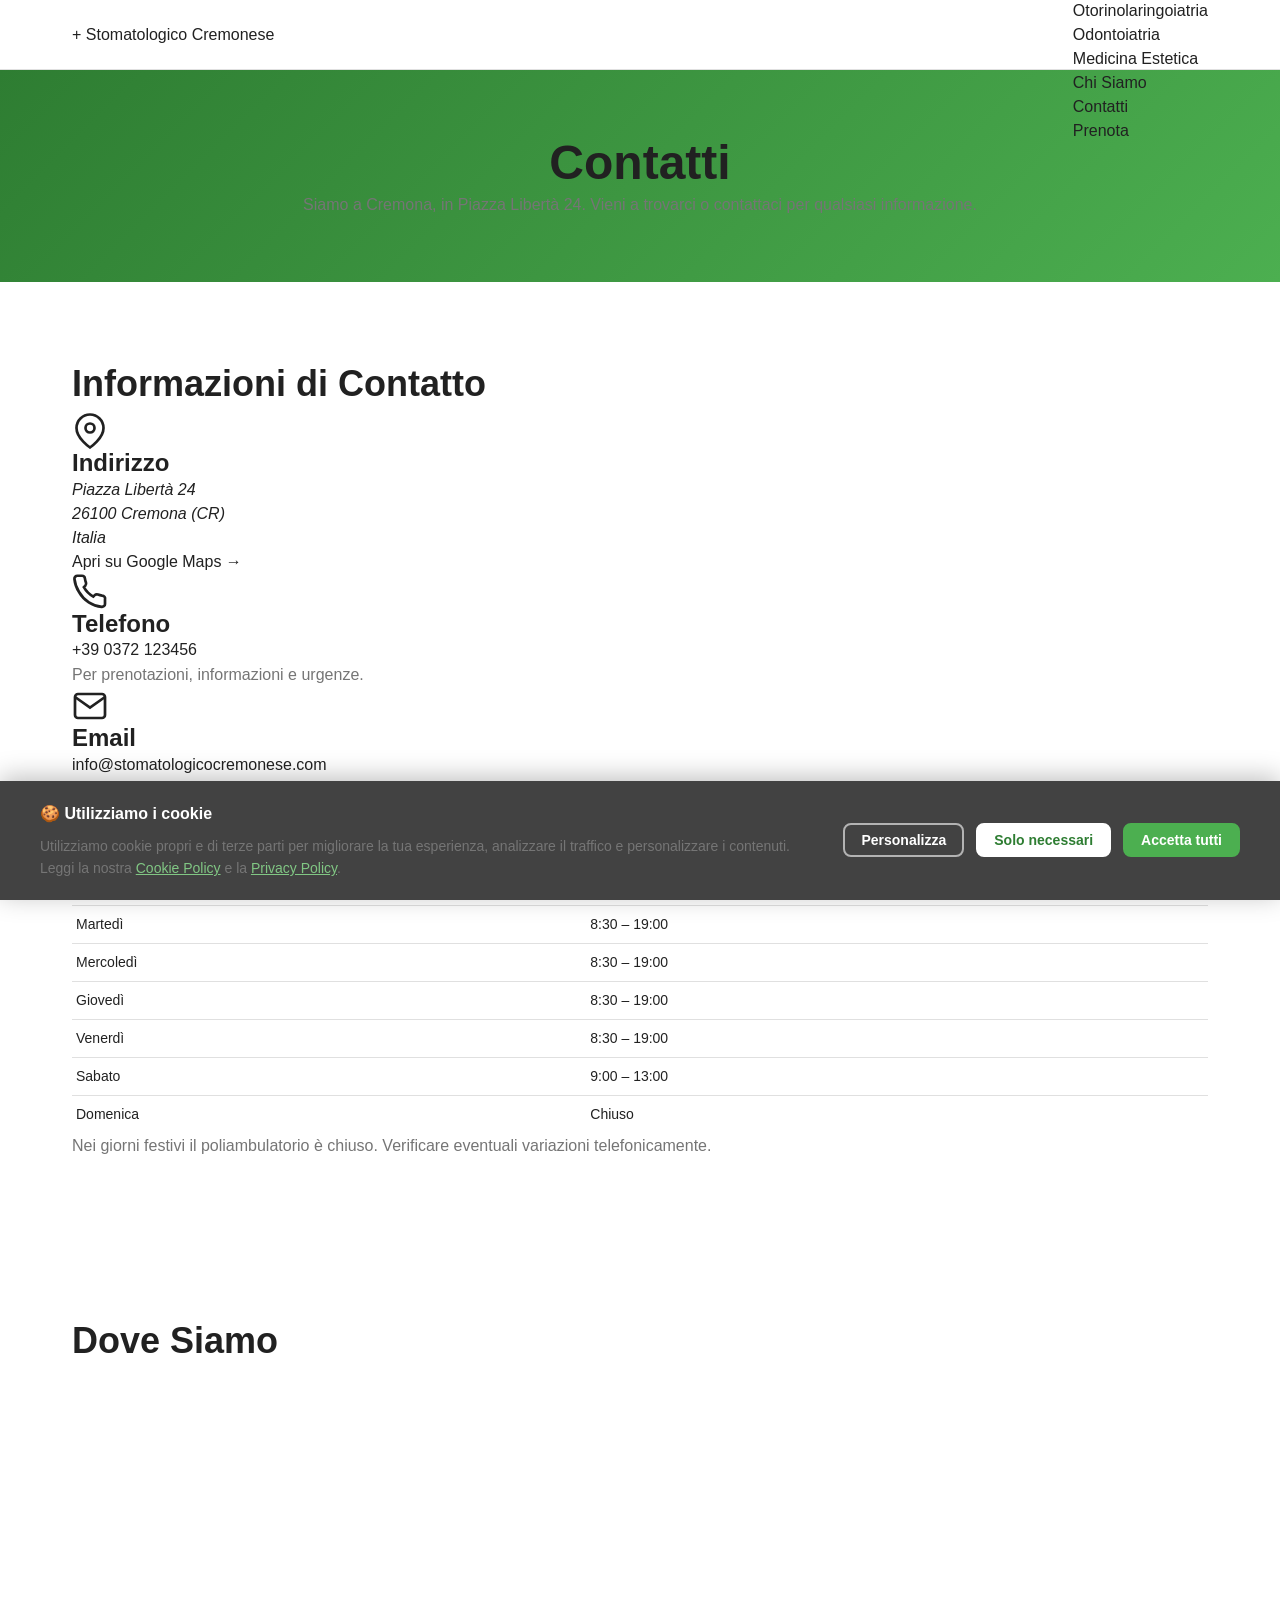
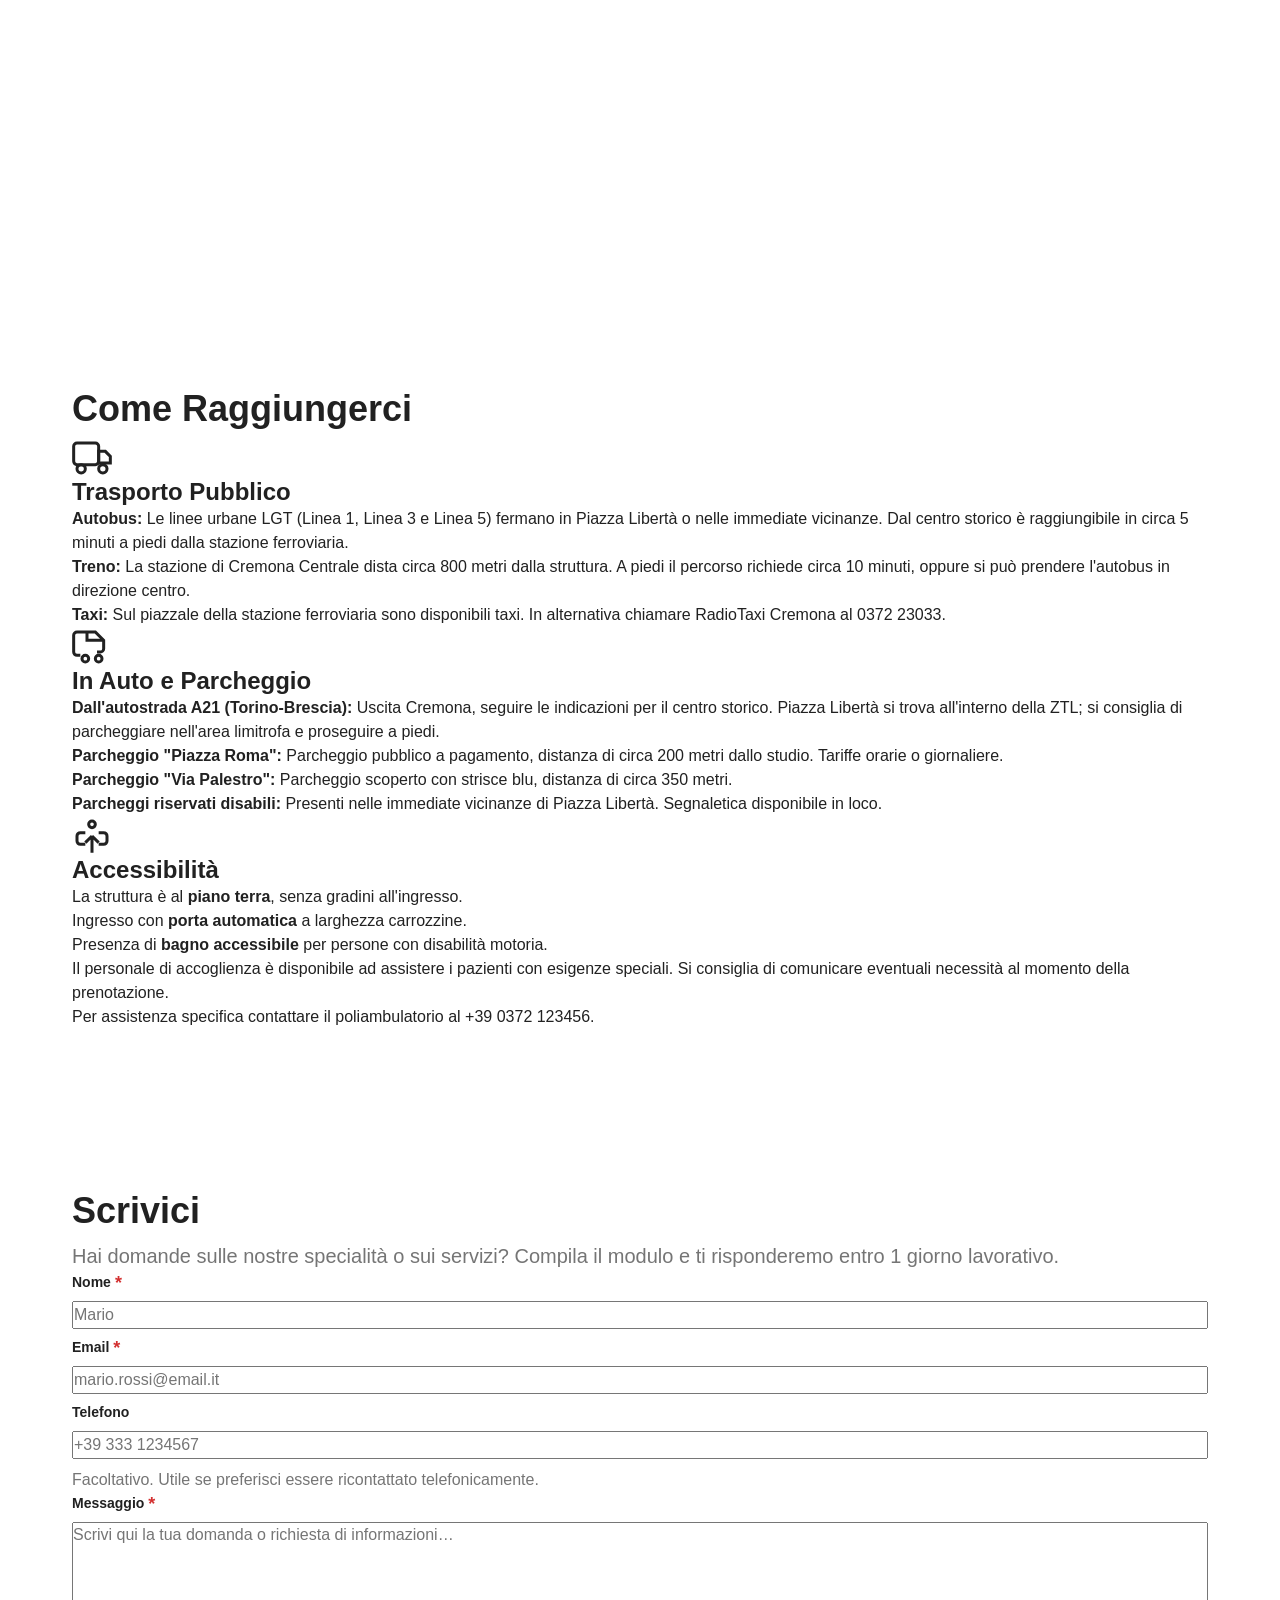
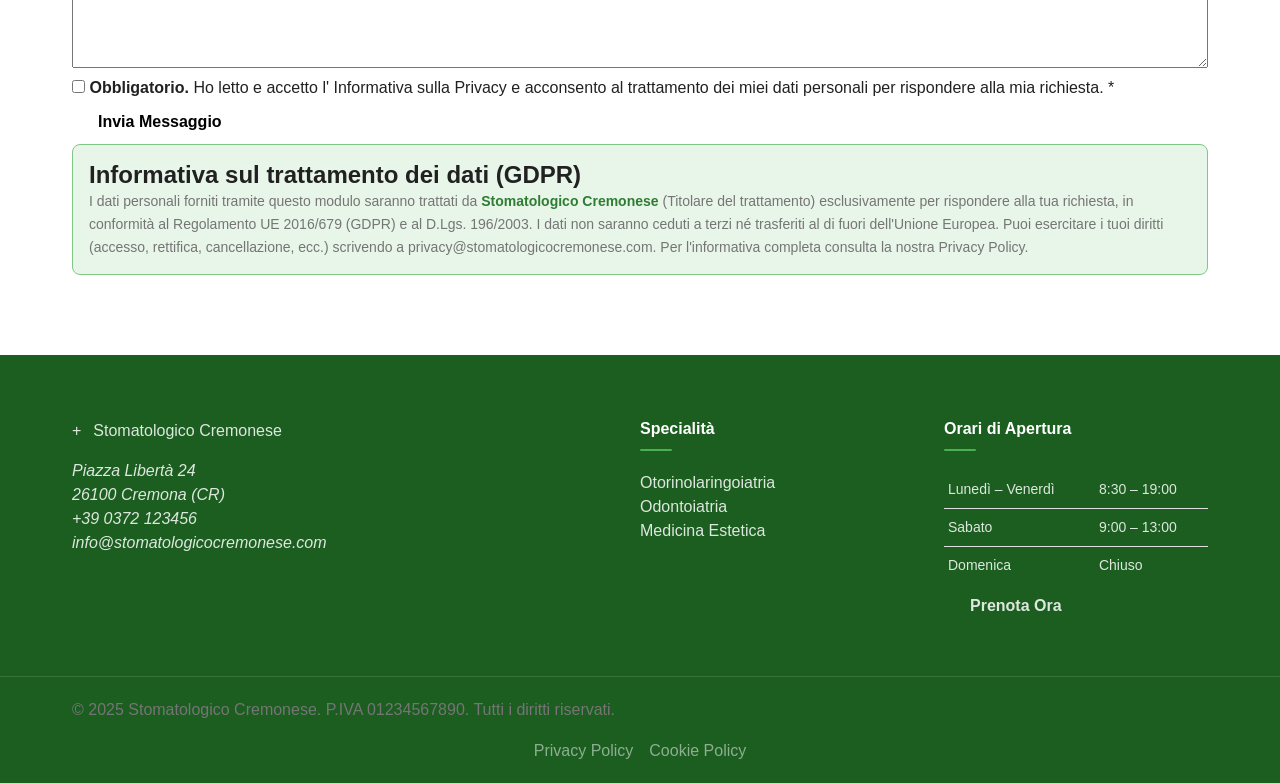
<file: pages/contatti.html>
<!DOCTYPE html>
<html lang="it">
<head>
  <meta charset="UTF-8">
  <meta name="viewport" content="width=device-width, initial-scale=1.0">
  <title>Contatti e Orari | Stomatologico Cremonese Cremona</title>
  <meta name="description" content="Contatti Stomatologico Cremonese: Piazza Libertà 24, Cremona. Tel +39 0372 123456. Orari: Lun-Ven 8:30-19:00, Sab 9:00-13:00.">
  <link rel="stylesheet" href="/css/style.css">
</head>
<body>

  <!-- ===== HEADER / NAV ===== -->
  <header class="site-header" role="banner">
    <div class="container header-inner">
      <a href="/index.html" class="logo" aria-label="Stomatologico Cremonese – torna alla home">
        <span class="logo-icon" aria-hidden="true">+</span>
        <span class="logo-text">Stomatologico Cremonese</span>
      </a>
      <nav class="main-nav" aria-label="Navigazione principale">
        <button class="nav-toggle" aria-expanded="false" aria-controls="nav-menu" aria-label="Apri menu di navigazione">
          <span class="hamburger-bar"></span>
          <span class="hamburger-bar"></span>
          <span class="hamburger-bar"></span>
        </button>
        <ul id="nav-menu" class="nav-list" role="list">
          <li><a href="/index.html">Home</a></li>
          <li class="nav-dropdown">
            <button class="dropdown-toggle" aria-expanded="false" aria-haspopup="true">
              Specialità <span aria-hidden="true">▾</span>
            </button>
            <ul class="dropdown-menu" role="list">
              <li><a href="/pages/specialties/otorinolaringoiatria.html">Otorinolaringoiatria</a></li>
              <li><a href="/pages/specialties/odontoiatria.html">Odontoiatria</a></li>
              <li><a href="/pages/specialties/medicina-estetica.html">Medicina Estetica</a></li>
            </ul>
          </li>
          <li><a href="/pages/chi-siamo.html">Chi Siamo</a></li>
          <li><a href="/pages/contatti.html" aria-current="page">Contatti</a></li>
          <li><a href="/pages/prenota.html" class="nav-cta">Prenota</a></li>
        </ul>
      </nav>
    </div>
  </header>

  <!-- ===== HERO ===== -->
  <section class="page-hero page-hero--green" aria-labelledby="hero-title">
    <div class="container">
      <h1 id="hero-title">Contatti</h1>
      <p>Siamo a Cremona, in Piazza Libertà 24. Vieni a trovarci o contattaci per qualsiasi informazione.</p>
    </div>
  </section>

  <main id="main-content">

    <!-- ===== INFO GRID ===== -->
    <section class="section section--white" aria-labelledby="info-title">
      <div class="container">
        <div class="section-intro">
          <h2 id="info-title" class="section-title">Informazioni di Contatto</h2>
          <div class="section-divider" aria-hidden="true"></div>
        </div>

        <div class="info-cards-grid">

          <div class="info-card" aria-labelledby="card-indirizzo">
            <div class="info-card__icon" aria-hidden="true">
              <svg width="36" height="36" viewBox="0 0 24 24" fill="none" stroke="currentColor" stroke-width="1.8" aria-hidden="true">
                <path d="M21 10c0 7-9 13-9 13s-9-6-9-13a9 9 0 0 1 18 0z"/>
                <circle cx="12" cy="10" r="3"/>
              </svg>
            </div>
            <h3 id="card-indirizzo" class="info-card__title">Indirizzo</h3>
            <address class="info-card__content">
              Piazza Libertà 24<br>
              26100 Cremona (CR)<br>
              Italia
            </address>
            <a
              href="https://maps.google.com/?q=Piazza+Libertà+24,+26100+Cremona"
              class="info-card__link"
              target="_blank"
              rel="noopener noreferrer"
              aria-label="Apri su Google Maps (si apre in una nuova finestra)">
              Apri su Google Maps →
            </a>
          </div>

          <div class="info-card" aria-labelledby="card-telefono">
            <div class="info-card__icon" aria-hidden="true">
              <svg width="36" height="36" viewBox="0 0 24 24" fill="none" stroke="currentColor" stroke-width="1.8" aria-hidden="true">
                <path d="M22 16.92v3a2 2 0 0 1-2.18 2 19.79 19.79 0 0 1-8.63-3.07A19.5 19.5 0 0 1 4.69 12a19.79 19.79 0 0 1-3.07-8.67A2 2 0 0 1 3.6 1.18h3a2 2 0 0 1 2 1.72 12.84 12.84 0 0 0 .7 2.81 2 2 0 0 1-.45 2.11L7.91 8.78a16 16 0 0 0 6.29 6.29l.96-.96a2 2 0 0 1 2.11-.45 12.84 12.84 0 0 0 2.81.7A2 2 0 0 1 22 16.92z"/>
              </svg>
            </div>
            <h3 id="card-telefono" class="info-card__title">Telefono</h3>
            <div class="info-card__content">
              <a href="tel:+390372123456" class="info-card__phone">+39 0372 123456</a>
              <p class="info-card__note">Per prenotazioni, informazioni e urgenze.</p>
            </div>
          </div>

          <div class="info-card" aria-labelledby="card-email">
            <div class="info-card__icon" aria-hidden="true">
              <svg width="36" height="36" viewBox="0 0 24 24" fill="none" stroke="currentColor" stroke-width="1.8" aria-hidden="true">
                <path d="M4 4h16c1.1 0 2 .9 2 2v12c0 1.1-.9 2-2 2H4c-1.1 0-2-.9-2-2V6c0-1.1.9-2 2-2z"/>
                <polyline points="22,6 12,13 2,6"/>
              </svg>
            </div>
            <h3 id="card-email" class="info-card__title">Email</h3>
            <div class="info-card__content">
              <a href="mailto:info@stomatologicocremonese.com" class="info-card__link">info@stomatologicocremonese.com</a>
              <p class="info-card__note">Risposta entro 1 giorno lavorativo.</p>
            </div>
          </div>

          <div class="info-card info-card--hours" aria-labelledby="card-orari">
            <div class="info-card__icon" aria-hidden="true">
              <svg width="36" height="36" viewBox="0 0 24 24" fill="none" stroke="currentColor" stroke-width="1.8" aria-hidden="true">
                <circle cx="12" cy="12" r="10"/>
                <polyline points="12 6 12 12 16 14"/>
              </svg>
            </div>
            <h3 id="card-orari" class="info-card__title">Orari di Apertura</h3>
            <div class="info-card__content">
              <table class="hours-table hours-table--contact" aria-label="Orari di apertura settimanali">
                <tbody>
                  <tr>
                    <td class="hours-day">Lunedì</td>
                    <td class="hours-time">8:30 – 19:00</td>
                  </tr>
                  <tr>
                    <td class="hours-day">Martedì</td>
                    <td class="hours-time">8:30 – 19:00</td>
                  </tr>
                  <tr>
                    <td class="hours-day">Mercoledì</td>
                    <td class="hours-time">8:30 – 19:00</td>
                  </tr>
                  <tr>
                    <td class="hours-day">Giovedì</td>
                    <td class="hours-time">8:30 – 19:00</td>
                  </tr>
                  <tr>
                    <td class="hours-day">Venerdì</td>
                    <td class="hours-time">8:30 – 19:00</td>
                  </tr>
                  <tr>
                    <td class="hours-day">Sabato</td>
                    <td class="hours-time">9:00 – 13:00</td>
                  </tr>
                  <tr class="hours-row--closed">
                    <td class="hours-day">Domenica</td>
                    <td class="hours-time">Chiuso</td>
                  </tr>
                </tbody>
              </table>
              <p class="info-card__note info-card__note--holiday">Nei giorni festivi il poliambulatorio è chiuso. Verificare eventuali variazioni telefonicamente.</p>
            </div>
          </div>

        </div>
      </div>
    </section>

    <!-- ===== MAPPA ===== -->
    <section class="section section--map" aria-labelledby="map-title">
      <div class="container">
        <div class="section-intro">
          <h2 id="map-title" class="section-title">Dove Siamo</h2>
          <div class="section-divider" aria-hidden="true"></div>
        </div>
        <div class="map-wrapper">
          <iframe
            src="https://www.google.com/maps/embed?pb=!1m18!1m12!1m3!1d2797.123456!2d10.0236!3d45.1333!2m3!1f0!2f0!3f0!3m2!1i1024!2i768!4f13.1!3m3!1m2!1s0x4780157b23456789%3A0xabcdef!2sPiazza+Libert%C3%A0+24%2C+26100+Cremona!5e0!3m2!1sit!2sit!4v1"
            width="100%"
            height="450"
            style="border:0;"
            allowfullscreen=""
            loading="lazy"
            referrerpolicy="no-referrer-when-downgrade"
            title="Mappa di Stomatologico Cremonese – Piazza Libertà 24, Cremona"
            aria-label="Mappa interattiva Google Maps con la posizione dello Stomatologico Cremonese in Piazza Libertà 24, Cremona">
          </iframe>
        </div>
      </div>
    </section>

    <!-- ===== COME RAGGIUNGERCI ===== -->
    <section class="section section--light" aria-labelledby="come-title">
      <div class="container">
        <div class="section-intro">
          <h2 id="come-title" class="section-title">Come Raggiungerci</h2>
          <div class="section-divider" aria-hidden="true"></div>
        </div>

        <div class="how-to-reach-grid">

          <div class="reach-card" aria-labelledby="reach-bus">
            <div class="reach-card__icon" aria-hidden="true">
              <svg width="40" height="40" viewBox="0 0 24 24" fill="none" stroke="currentColor" stroke-width="1.8" aria-hidden="true">
                <rect x="1" y="3" width="15" height="13" rx="2"/>
                <path d="M16 8h4l3 3v4h-7V8z"/>
                <circle cx="5.5" cy="18.5" r="2.5"/>
                <circle cx="18.5" cy="18.5" r="2.5"/>
              </svg>
            </div>
            <h3 id="reach-bus" class="reach-card__title">Trasporto Pubblico</h3>
            <ul class="reach-card__list" role="list">
              <li>
                <strong>Autobus:</strong> Le linee urbane LGT (Linea 1, Linea 3 e Linea 5) fermano in Piazza Libertà o nelle immediate vicinanze. Dal centro storico è raggiungibile in circa 5 minuti a piedi dalla stazione ferroviaria.
              </li>
              <li>
                <strong>Treno:</strong> La stazione di Cremona Centrale dista circa 800 metri dalla struttura. A piedi il percorso richiede circa 10 minuti, oppure si può prendere l'autobus in direzione centro.
              </li>
              <li>
                <strong>Taxi:</strong> Sul piazzale della stazione ferroviaria sono disponibili taxi. In alternativa chiamare RadioTaxi Cremona al 0372 23033.
              </li>
            </ul>
          </div>

          <div class="reach-card" aria-labelledby="reach-car">
            <div class="reach-card__icon" aria-hidden="true">
              <svg width="40" height="40" viewBox="0 0 24 24" fill="none" stroke="currentColor" stroke-width="1.8" aria-hidden="true">
                <path d="M5 17H3a2 2 0 0 1-2-2V5a2 2 0 0 1 2-2h11l5 5v5a2 2 0 0 1-2 2h-2"/>
                <circle cx="8" cy="19" r="2"/>
                <circle cx="16" cy="19" r="2"/>
                <polyline points="9 3 9 8 19 8"/>
              </svg>
            </div>
            <h3 id="reach-car" class="reach-card__title">In Auto e Parcheggio</h3>
            <ul class="reach-card__list" role="list">
              <li>
                <strong>Dall'autostrada A21 (Torino-Brescia):</strong> Uscita Cremona, seguire le indicazioni per il centro storico. Piazza Libertà si trova all'interno della ZTL; si consiglia di parcheggiare nell'area limitrofa e proseguire a piedi.
              </li>
              <li>
                <strong>Parcheggio "Piazza Roma":</strong> Parcheggio pubblico a pagamento, distanza di circa 200 metri dallo studio. Tariffe orarie o giornaliere.
              </li>
              <li>
                <strong>Parcheggio "Via Palestro":</strong> Parcheggio scoperto con strisce blu, distanza di circa 350 metri.
              </li>
              <li>
                <strong>Parcheggi riservati disabili:</strong> Presenti nelle immediate vicinanze di Piazza Libertà. Segnaletica disponibile in loco.
              </li>
            </ul>
          </div>

          <div class="reach-card" aria-labelledby="reach-accessibility">
            <div class="reach-card__icon" aria-hidden="true">
              <svg width="40" height="40" viewBox="0 0 24 24" fill="none" stroke="currentColor" stroke-width="1.8" aria-hidden="true">
                <circle cx="12" cy="5" r="2"/>
                <path d="M12 22V12m0 0l-4 4m4-4l4 4"/>
                <path d="M8 17H5a2 2 0 0 1-2-2v-3a2 2 0 0 1 2-2h3"/>
                <path d="M16 17h3a2 2 0 0 0 2-2v-3a2 2 0 0 0-2-2h-3"/>
              </svg>
            </div>
            <h3 id="reach-accessibility" class="reach-card__title">Accessibilità</h3>
            <ul class="reach-card__list" role="list">
              <li>La struttura è al <strong>piano terra</strong>, senza gradini all'ingresso.</li>
              <li>Ingresso con <strong>porta automatica</strong> a larghezza carrozzine.</li>
              <li>Presenza di <strong>bagno accessibile</strong> per persone con disabilità motoria.</li>
              <li>Il personale di accoglienza è disponibile ad assistere i pazienti con esigenze speciali. Si consiglia di comunicare eventuali necessità al momento della prenotazione.</li>
              <li>Per assistenza specifica contattare il poliambulatorio al <a href="tel:+390372123456">+39 0372 123456</a>.</li>
            </ul>
          </div>

        </div>
      </div>
    </section>

    <!-- ===== MODULO DI CONTATTO ===== -->
    <section class="section section--white" aria-labelledby="form-title">
      <div class="container contact-form-wrap">
        <div class="section-intro">
          <h2 id="form-title" class="section-title">Scrivici</h2>
          <div class="section-divider" aria-hidden="true"></div>
          <p class="section-subtitle">
            Hai domande sulle nostre specialità o sui servizi? Compila il modulo e ti risponderemo entro 1 giorno lavorativo.
          </p>
        </div>

        <form
          id="contact-form"
          class="contact-form"
          action="/api/contact"
          method="POST"
          novalidate
          aria-label="Modulo di contatto">

          <div class="form-grid form-grid--two">

            <div class="form-group">
              <label for="contact-nome" class="form-label">
                Nome <span class="required" aria-label="obbligatorio">*</span>
              </label>
              <input
                type="text"
                id="contact-nome"
                name="nome"
                class="form-input"
                required
                autocomplete="given-name"
                aria-required="true"
                aria-describedby="contact-nome-error"
                placeholder="Mario">
              <div class="field-error" id="contact-nome-error" role="alert" aria-live="polite"></div>
            </div>

            <div class="form-group">
              <label for="contact-email" class="form-label">
                Email <span class="required" aria-label="obbligatorio">*</span>
              </label>
              <input
                type="email"
                id="contact-email"
                name="email"
                class="form-input"
                required
                autocomplete="email"
                aria-required="true"
                aria-describedby="contact-email-error"
                placeholder="mario.rossi@email.it">
              <div class="field-error" id="contact-email-error" role="alert" aria-live="polite"></div>
            </div>

            <div class="form-group form-group--full">
              <label for="contact-telefono" class="form-label">Telefono</label>
              <input
                type="tel"
                id="contact-telefono"
                name="telefono"
                class="form-input"
                autocomplete="tel"
                aria-describedby="contact-tel-hint"
                placeholder="+39 333 1234567">
              <p id="contact-tel-hint" class="form-hint">Facoltativo. Utile se preferisci essere ricontattato telefonicamente.</p>
            </div>

            <div class="form-group form-group--full">
              <label for="contact-messaggio" class="form-label">
                Messaggio <span class="required" aria-label="obbligatorio">*</span>
              </label>
              <textarea
                id="contact-messaggio"
                name="messaggio"
                class="form-textarea"
                rows="6"
                required
                autocomplete="off"
                aria-required="true"
                aria-describedby="contact-msg-error"
                placeholder="Scrivi qui la tua domanda o richiesta di informazioni…"></textarea>
              <div class="field-error" id="contact-msg-error" role="alert" aria-live="polite"></div>
            </div>

          </div>

          <!-- GDPR -->
          <div class="gdpr-section">
            <div class="checkbox-group">
              <label class="checkbox-label" for="contact-gdpr">
                <input
                  type="checkbox"
                  id="contact-gdpr"
                  name="gdpr_privacy"
                  class="checkbox-input"
                  required
                  aria-required="true"
                  aria-describedby="contact-gdpr-error">
                <span class="checkbox-custom" aria-hidden="true"></span>
                <span class="checkbox-text">
                  <strong>Obbligatorio.</strong> Ho letto e accetto l'
                  <a href="/pages/privacy-policy.html" target="_blank" rel="noopener">Informativa sulla Privacy</a>
                  e acconsento al trattamento dei miei dati personali per rispondere alla mia richiesta.
                  <span class="required" aria-label="obbligatorio">*</span>
                </span>
              </label>
              <div class="field-error" id="contact-gdpr-error" role="alert" aria-live="polite"></div>
            </div>
          </div>

          <div class="form-actions">
            <button type="submit" class="btn btn--primary btn--lg" id="contact-submit-btn">
              Invia Messaggio
            </button>
          </div>

          <!-- Success / Error messages -->
          <div id="contact-success" class="form-feedback form-feedback--success" role="alert" aria-live="polite" hidden>
            <strong>Messaggio inviato!</strong> Ti risponderemo all'indirizzo email indicato entro 1 giorno lavorativo.
          </div>
          <div id="contact-error" class="form-feedback form-feedback--error" role="alert" aria-live="polite" hidden>
            <strong>Errore nell'invio.</strong> Riprova o contattaci direttamente al <a href="tel:+390372123456">+39 0372 123456</a>.
          </div>

        </form>

        <aside class="gdpr-notice" aria-labelledby="gdpr-notice-heading">
          <h3 id="gdpr-notice-heading" class="gdpr-notice__title">Informativa sul trattamento dei dati (GDPR)</h3>
          <p class="gdpr-notice__text">
            I dati personali forniti tramite questo modulo saranno trattati da <strong>Stomatologico Cremonese</strong>
            (Titolare del trattamento) esclusivamente per rispondere alla tua richiesta, in conformità al
            Regolamento UE 2016/679 (GDPR) e al D.Lgs. 196/2003.
            I dati non saranno ceduti a terzi né trasferiti al di fuori dell'Unione Europea.
            Puoi esercitare i tuoi diritti (accesso, rettifica, cancellazione, ecc.) scrivendo a
            <a href="mailto:privacy@stomatologicocremonese.com">privacy@stomatologicocremonese.com</a>.
            Per l'informativa completa consulta la nostra
            <a href="/pages/privacy-policy.html">Privacy Policy</a>.
          </p>
        </aside>

      </div>
    </section>

  </main>

  <!-- ===== FOOTER ===== -->
  <footer class="site-footer" role="contentinfo">
    <div class="container footer-grid">

      <div class="footer-col footer-col--info">
        <a href="/index.html" class="footer-logo" aria-label="Stomatologico Cremonese">
          <span class="logo-icon" aria-hidden="true">+</span> Stomatologico Cremonese
        </a>
        <address class="footer-address">
          Piazza Libertà 24<br>
          26100 Cremona (CR)<br>
          <a href="tel:+390372123456">+39 0372 123456</a><br>
          <a href="mailto:info@stomatologicocremonese.com">info@stomatologicocremonese.com</a>
        </address>
      </div>

      <div class="footer-col footer-col--specialties">
        <h3 class="footer-heading">Specialità</h3>
        <ul role="list" class="footer-list">
          <li><a href="/pages/specialties/otorinolaringoiatria.html">Otorinolaringoiatria</a></li>
          <li><a href="/pages/specialties/odontoiatria.html">Odontoiatria</a></li>
          <li><a href="/pages/specialties/medicina-estetica.html">Medicina Estetica</a></li>
        </ul>
      </div>

      <div class="footer-col footer-col--hours">
        <h3 class="footer-heading">Orari di Apertura</h3>
        <table class="hours-table" aria-label="Orari di apertura">
          <tbody>
            <tr><td>Lunedì – Venerdì</td><td>8:30 – 19:00</td></tr>
            <tr><td>Sabato</td><td>9:00 – 13:00</td></tr>
            <tr><td>Domenica</td><td>Chiuso</td></tr>
          </tbody>
        </table>
        <a href="/pages/prenota.html" class="btn btn--primary btn--sm footer-cta">Prenota Ora</a>
      </div>

    </div>
    <div class="footer-bottom">
      <div class="container footer-bottom-inner">
        <p>&copy; 2025 Stomatologico Cremonese. P.IVA 01234567890. Tutti i diritti riservati.</p>
        <ul class="footer-legal-links" role="list">
          <li><a href="/pages/privacy-policy.html">Privacy Policy</a></li>
          <li><a href="/pages/cookie-policy.html">Cookie Policy</a></li>
        </ul>
      </div>
    </div>
  </footer>

  <!-- ===== COOKIE BANNER ===== -->
  <div
    id="cookie-banner"
    class="cookie-banner"
    role="dialog"
    aria-live="polite"
    aria-label="Consenso cookie"
    aria-describedby="cookie-banner-text"
    hidden>
    <div class="cookie-banner__inner container">
      <p id="cookie-banner-text" class="cookie-banner__text">
        Questo sito utilizza cookie tecnici e, previo consenso, cookie analitici e di profilazione.
        Consulta la nostra <a href="/pages/privacy-policy.html">Privacy Policy</a> e la
        <a href="/pages/cookie-policy.html">Cookie Policy</a>.
      </p>
      <div class="cookie-banner__actions">
        <button id="cookie-accept-all" class="btn btn--primary btn--sm">Accetta Tutti</button>
        <button id="cookie-accept-necessary" class="btn btn--outline btn--sm">Solo Necessari</button>
        <a href="/pages/cookie-policy.html" class="btn btn--ghost btn--sm">Gestisci Preferenze</a>
      </div>
    </div>
  </div>

  <script src="/js/main.js"></script>
  <script src="/js/cookie-consent.js"></script>
</body>
</html>
</file>
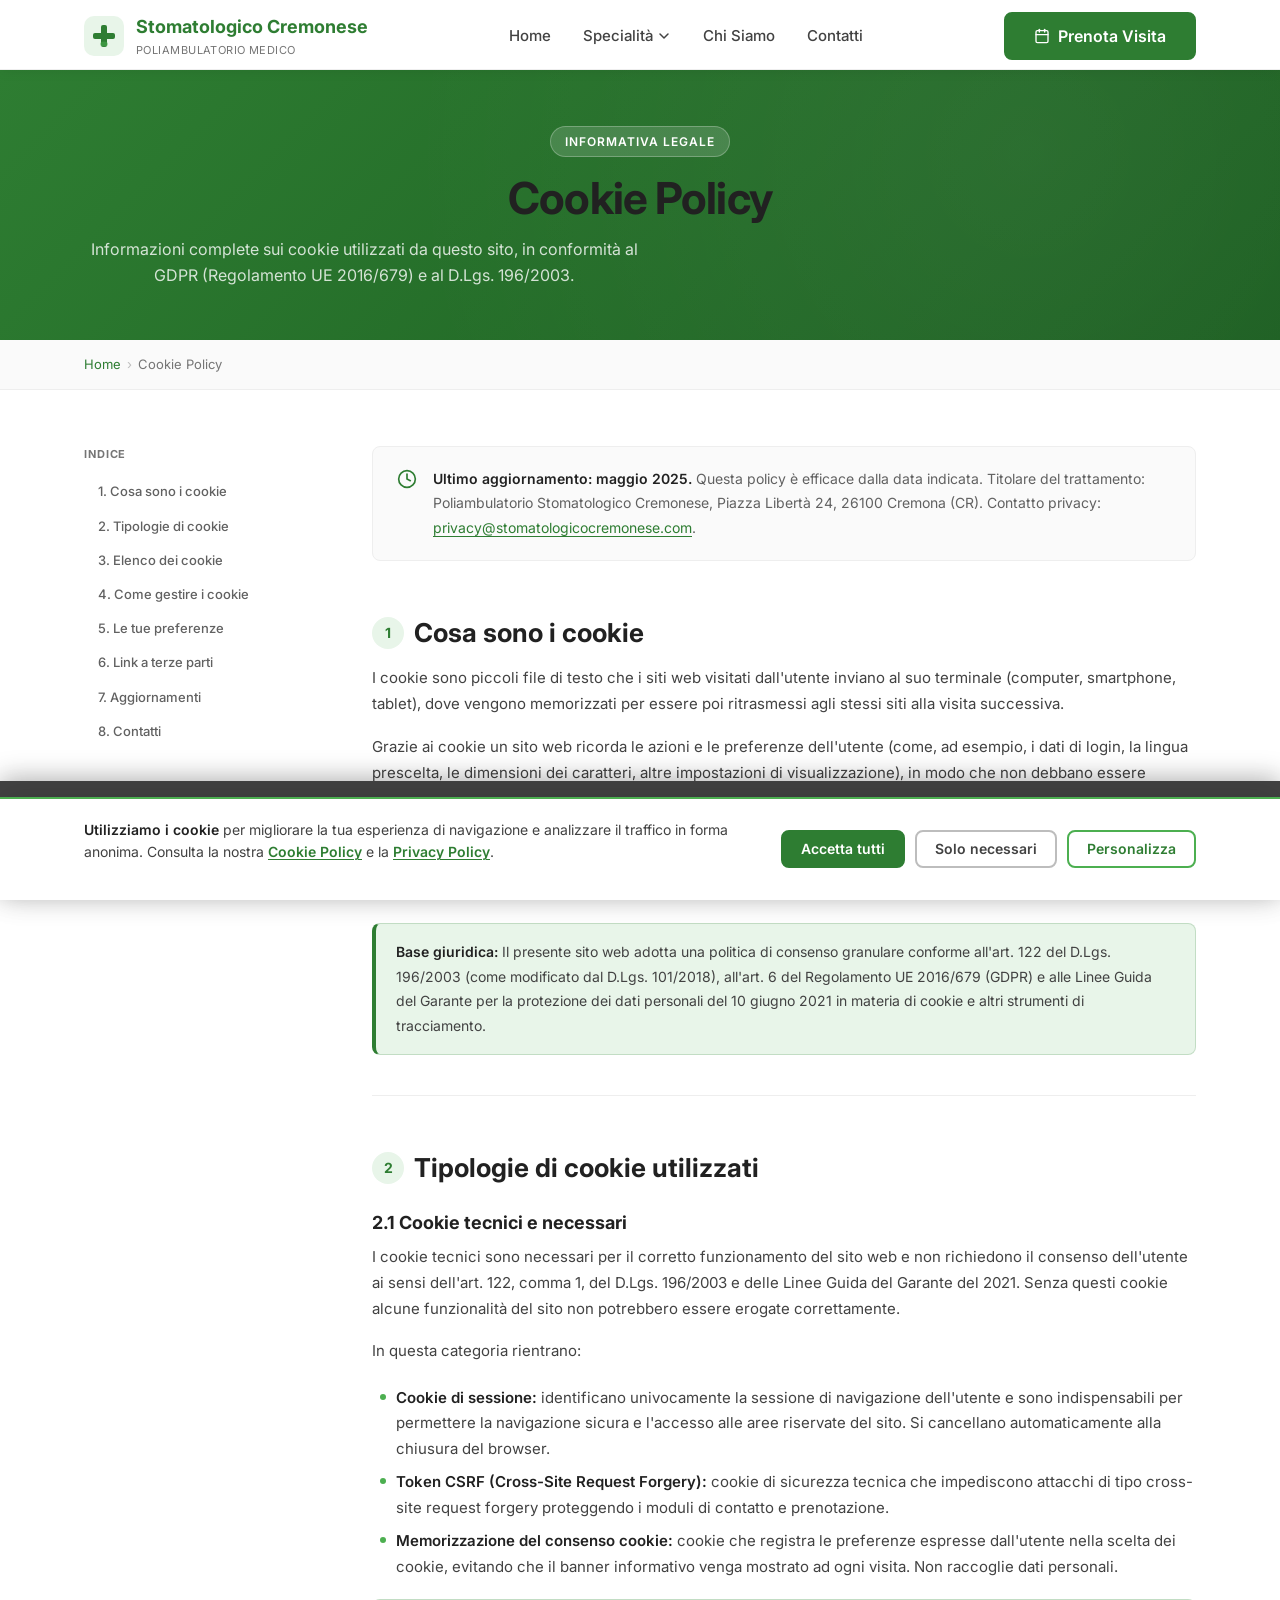
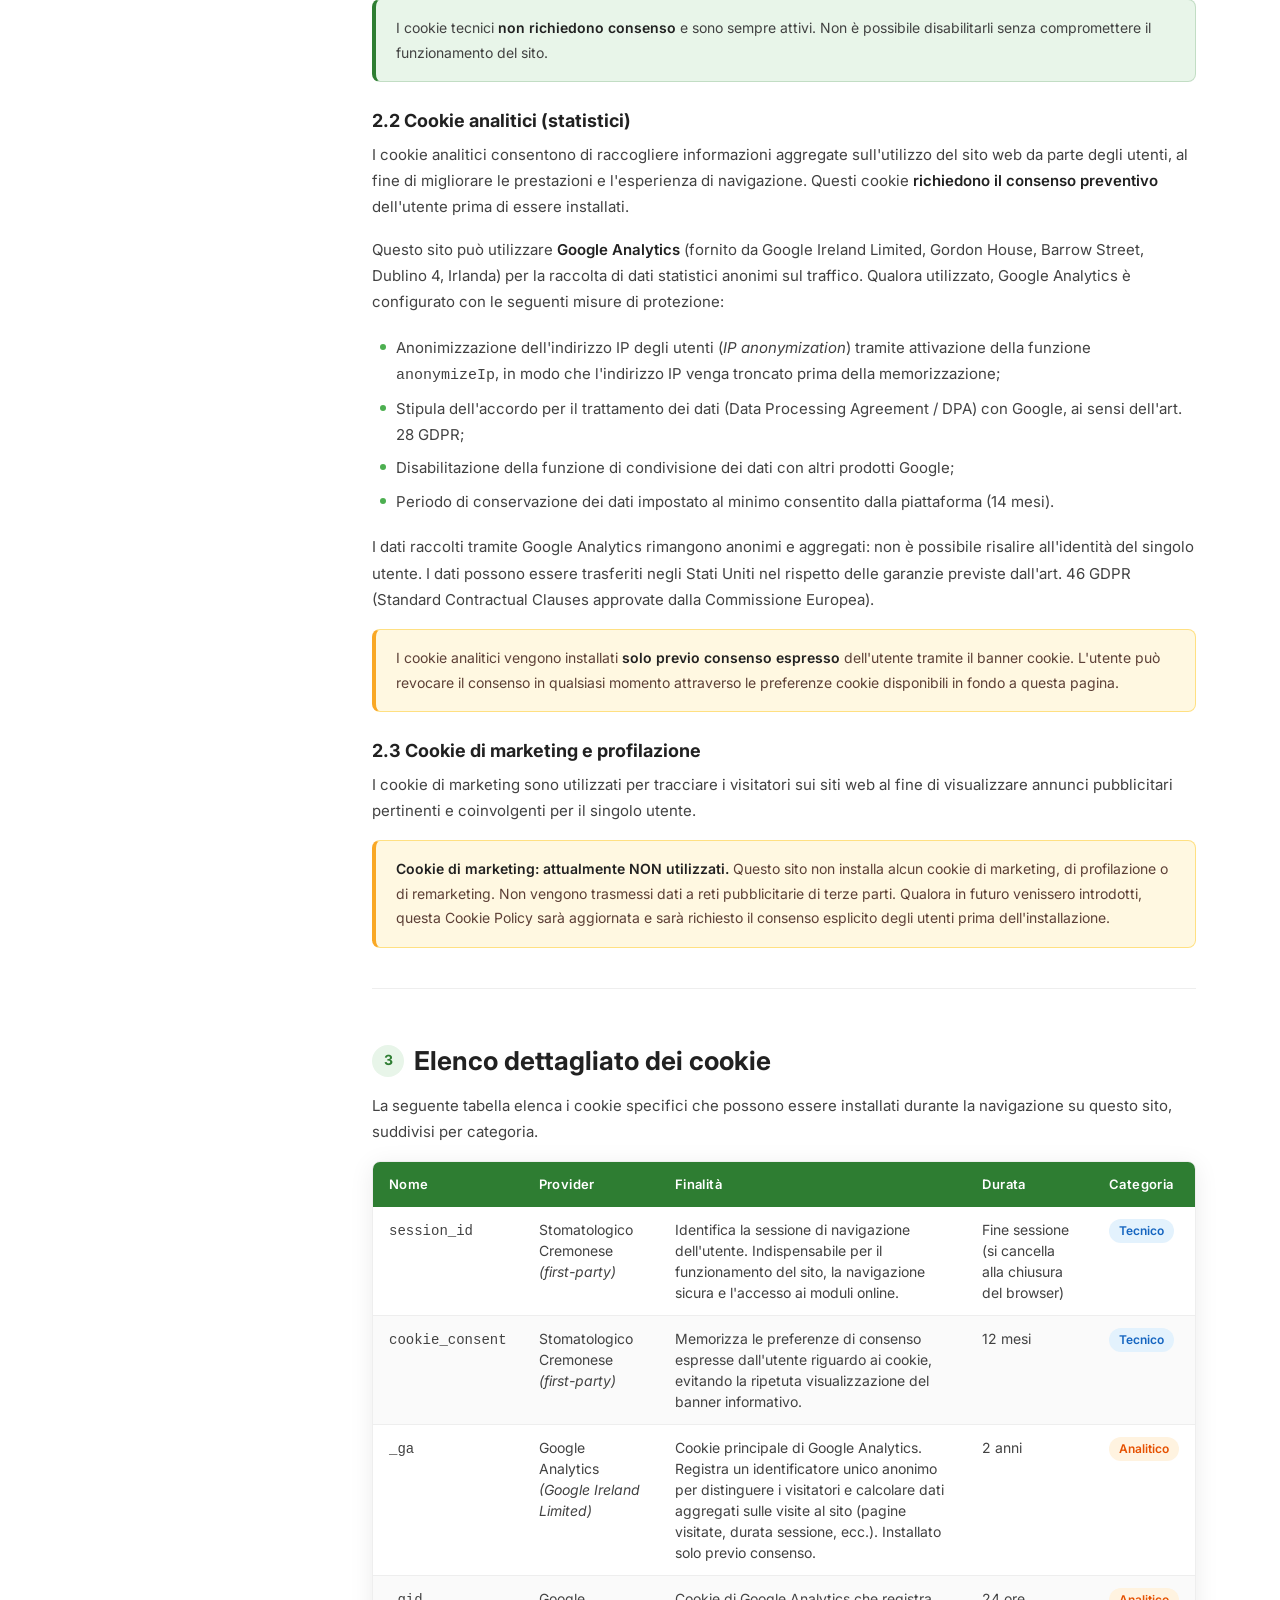
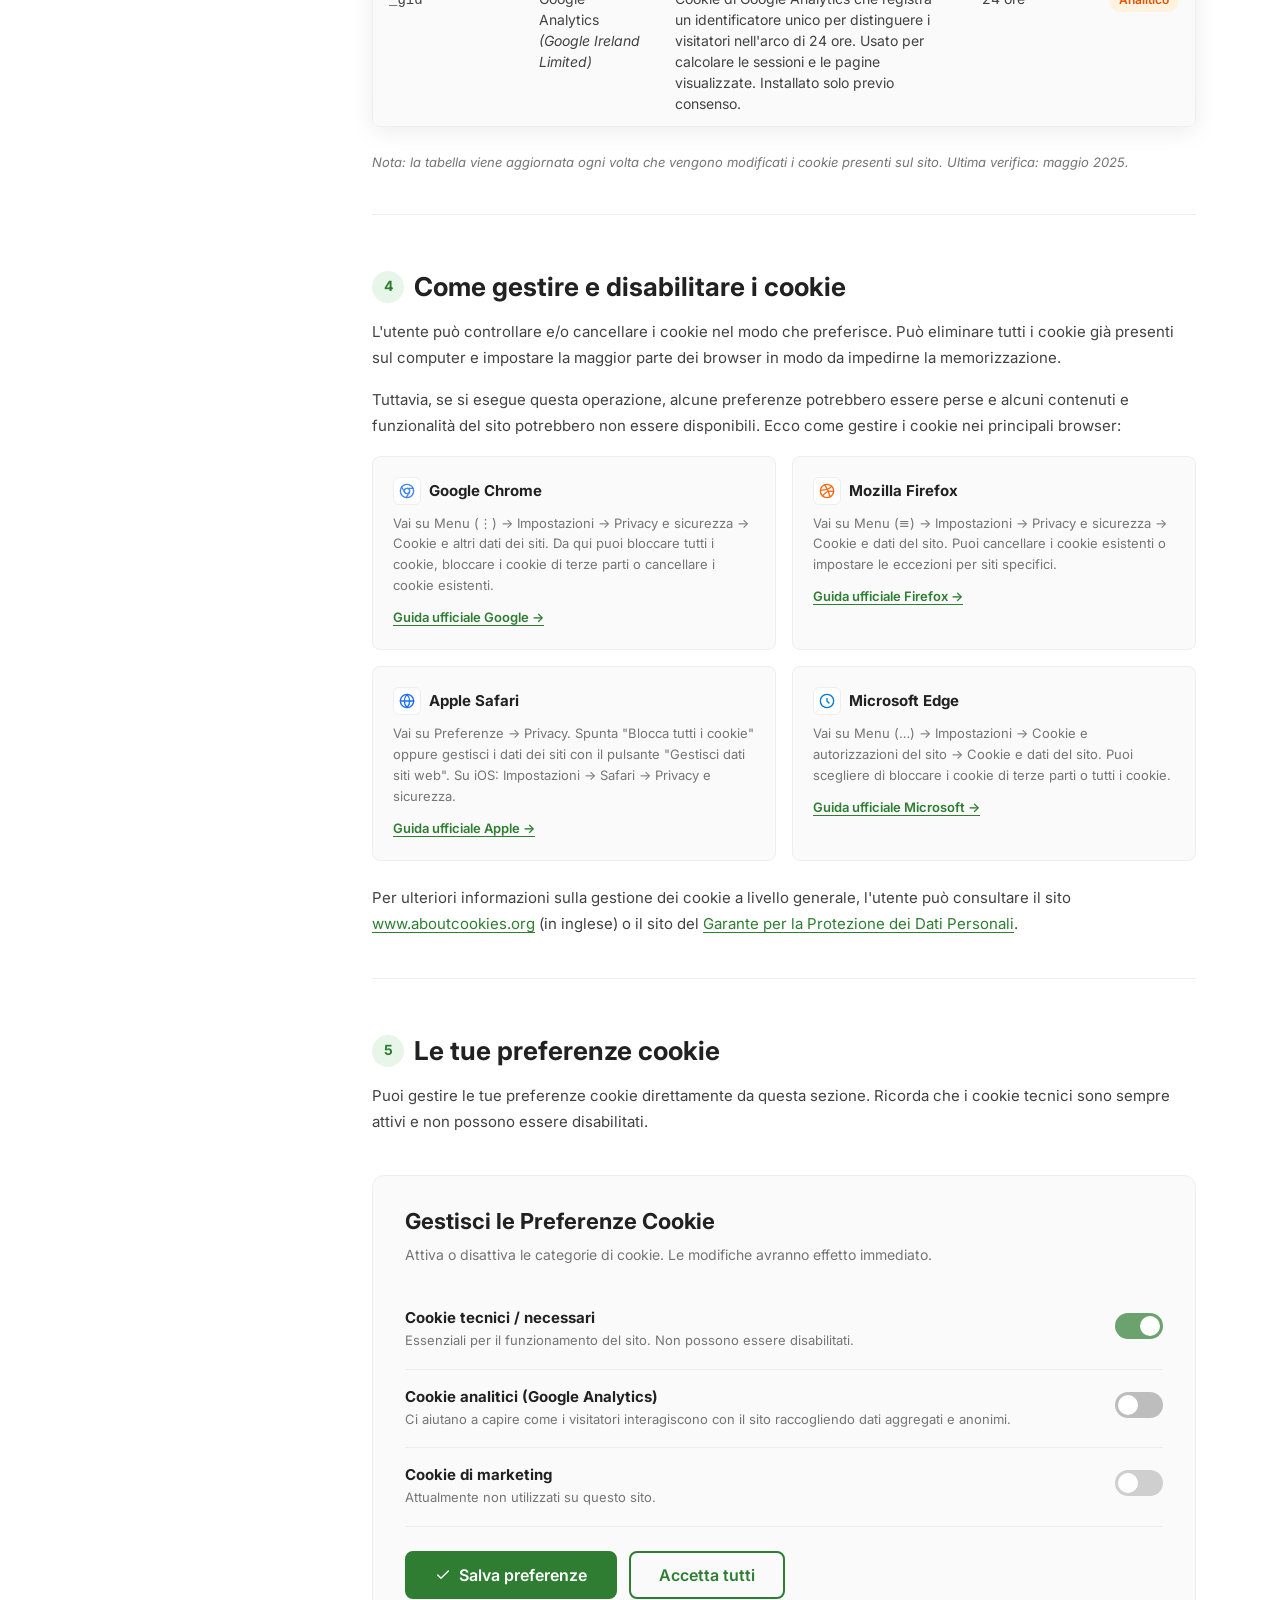
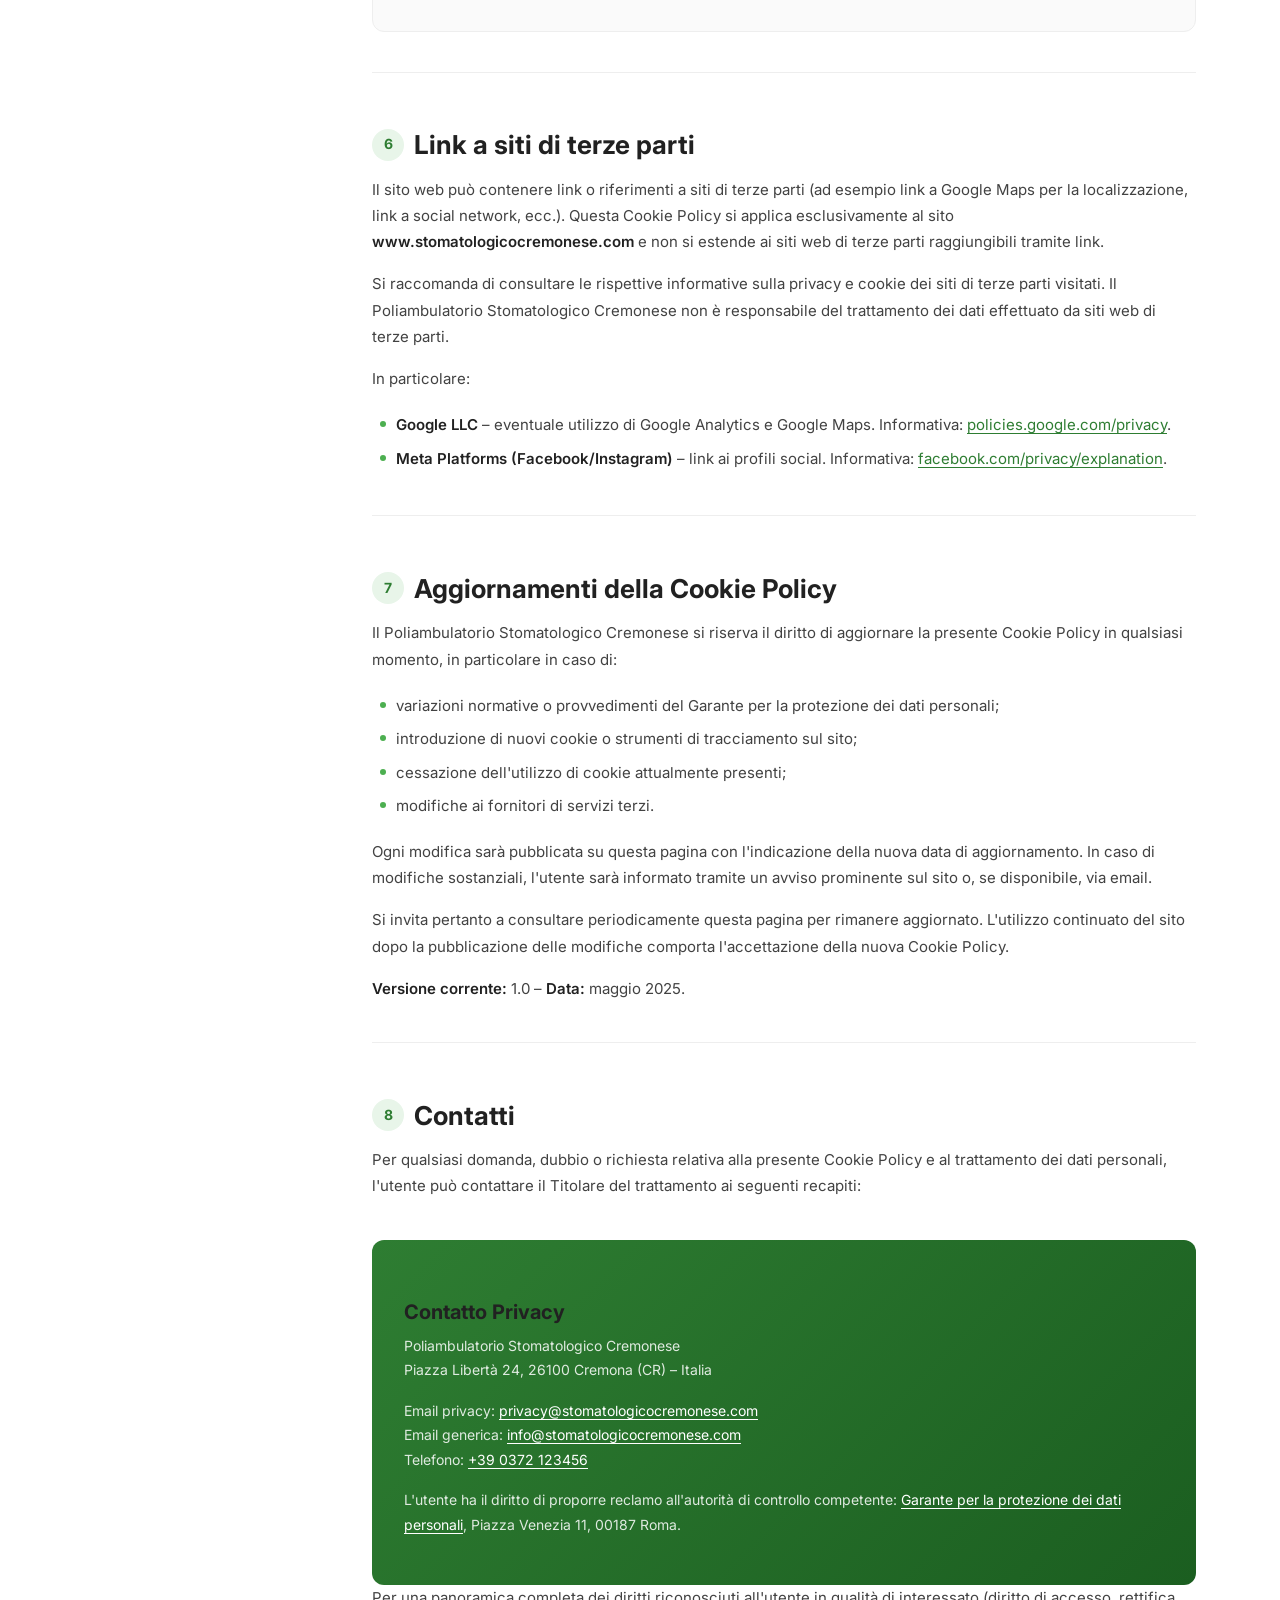
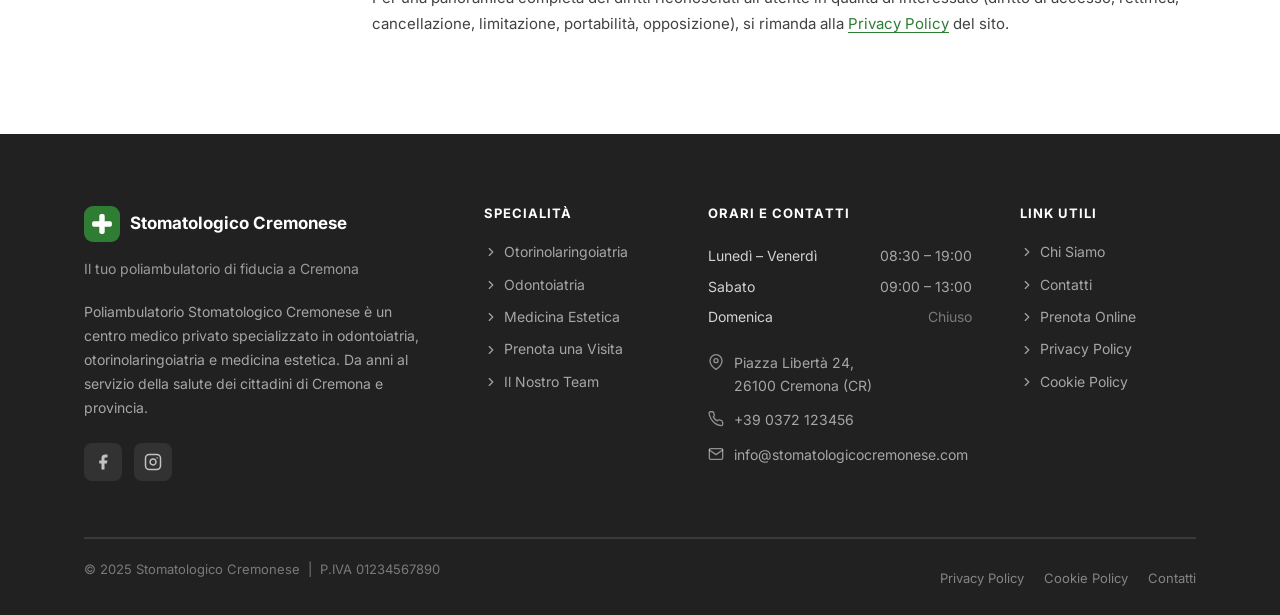
<file: pages/cookie-policy.html>
<!DOCTYPE html>
<html lang="it">
<head>
  <meta charset="UTF-8">
  <meta name="viewport" content="width=device-width, initial-scale=1.0">

  <!-- SEO -->
  <title>Cookie Policy | Stomatologico Cremonese</title>
  <meta name="description" content="Cookie Policy dello Stomatologico Cremonese. Informazioni sui cookie utilizzati dal sito, come gestirli e come esercitare i tuoi diritti.">
  <meta name="robots" content="noindex,follow">
  <link rel="canonical" href="https://www.stomatologicocremonese.com/cookie-policy/">

  <!-- Favicon -->
  <link rel="icon" type="image/svg+xml" href="/images/favicon.svg">

  <!-- Fonts -->
  <link rel="preconnect" href="https://fonts.googleapis.com">
  <link rel="preconnect" href="https://fonts.gstatic.com" crossorigin>
  <link href="https://fonts.googleapis.com/css2?family=Inter:wght@400;500;600;700&display=swap" rel="stylesheet">

  <!-- Stylesheet -->
  <link rel="stylesheet" href="/css/style.css">

  <style>
    /* ── Page-specific additions ── */
    *, *::before, *::after { box-sizing: border-box; margin: 0; padding: 0; }

    :root {
      --green-dark:    #2E7D32;
      --green-mid:     #388E3C;
      --green-light:   #4CAF50;
      --green-xlight:  #E8F5E9;
      --green-darkest: #1B5E20;
      --white:         #ffffff;
      --gray-50:       #FAFAFA;
      --gray-100:      #F5F5F5;
      --gray-200:      #EEEEEE;
      --gray-400:      #BDBDBD;
      --gray-600:      #757575;
      --gray-800:      #424242;
      --gray-900:      #212121;
      --font:          'Inter', system-ui, -apple-system, sans-serif;
      --radius:        12px;
      --radius-sm:     8px;
      --shadow:        0 4px 24px rgba(0,0,0,0.08);
      --shadow-md:     0 8px 32px rgba(0,0,0,0.12);
      --transition:    0.25s ease;
    }

    html { scroll-behavior: smooth; }

    body {
      font-family: var(--font);
      font-size: 16px;
      line-height: 1.6;
      color: var(--gray-900);
      background: var(--white);
      overflow-x: hidden;
    }

    a { color: inherit; text-decoration: none; }
    img { max-width: 100%; display: block; }
    ul { list-style: none; }

    .container {
      width: 100%;
      max-width: 1160px;
      margin: 0 auto;
      padding: 0 24px;
    }

    /* ── Buttons ── */
    .btn {
      display: inline-flex;
      align-items: center;
      gap: 8px;
      padding: 14px 28px;
      border-radius: var(--radius-sm);
      font-family: var(--font);
      font-size: 16px;
      font-weight: 600;
      cursor: pointer;
      border: 2px solid transparent;
      transition: all var(--transition);
      text-decoration: none;
      white-space: nowrap;
    }
    .btn-primary { background: var(--green-dark); color: var(--white); border-color: var(--green-dark); }
    .btn-primary:hover { background: var(--green-darkest); border-color: var(--green-darkest); }
    .btn-outline { background: transparent; color: var(--green-dark); border-color: var(--green-dark); }
    .btn-outline:hover { background: var(--green-xlight); }

    /* ── HEADER / NAV ── */
    .site-header {
      position: sticky;
      top: 0;
      z-index: 1000;
      background: var(--white);
      border-bottom: 1px solid var(--gray-200);
      box-shadow: 0 2px 12px rgba(0,0,0,0.06);
    }

    .nav-inner {
      display: flex;
      align-items: center;
      justify-content: space-between;
      height: 72px;
      gap: 32px;
    }

    .nav-logo {
      display: flex;
      align-items: center;
      gap: 12px;
      font-weight: 700;
      font-size: 18px;
      color: var(--green-dark);
      flex-shrink: 0;
    }
    .nav-logo svg { flex-shrink: 0; }
    .nav-logo-text span {
      display: block;
      font-size: 11px;
      font-weight: 400;
      color: var(--gray-600);
      letter-spacing: 0.04em;
      text-transform: uppercase;
    }

    .nav-menu {
      display: flex;
      align-items: center;
      gap: 4px;
    }
    .nav-item { position: relative; }
    .nav-link {
      display: flex;
      align-items: center;
      gap: 4px;
      padding: 8px 14px;
      font-size: 15px;
      font-weight: 500;
      color: var(--gray-800);
      border-radius: var(--radius-sm);
      transition: all var(--transition);
      cursor: pointer;
      background: none;
      border: none;
      font-family: var(--font);
    }
    .nav-link:hover, .nav-link:focus-visible { background: var(--green-xlight); color: var(--green-dark); outline: none; }
    .nav-link svg { transition: transform var(--transition); }
    .nav-item:hover .nav-link svg,
    .nav-item:focus-within .nav-link svg { transform: rotate(180deg); }

    .dropdown {
      position: absolute;
      top: calc(100% + 8px);
      left: 0;
      min-width: 240px;
      background: var(--white);
      border: 1px solid var(--gray-200);
      border-radius: var(--radius);
      box-shadow: var(--shadow-md);
      padding: 8px;
      opacity: 0;
      visibility: hidden;
      transform: translateY(-8px);
      transition: all var(--transition);
      z-index: 100;
    }
    .nav-item:hover .dropdown,
    .nav-item:focus-within .dropdown { opacity: 1; visibility: visible; transform: translateY(0); }
    .dropdown-link {
      display: flex;
      align-items: center;
      gap: 10px;
      padding: 10px 14px;
      border-radius: var(--radius-sm);
      font-size: 14px;
      font-weight: 500;
      color: var(--gray-800);
      transition: all var(--transition);
    }
    .dropdown-link:hover { background: var(--green-xlight); color: var(--green-dark); }
    .dropdown-icon {
      width: 32px;
      height: 32px;
      background: var(--green-xlight);
      border-radius: 8px;
      display: flex;
      align-items: center;
      justify-content: center;
      flex-shrink: 0;
    }

    .nav-actions { display: flex; align-items: center; gap: 12px; }

    .hamburger {
      display: none;
      flex-direction: column;
      justify-content: center;
      gap: 5px;
      width: 40px;
      height: 40px;
      background: none;
      border: none;
      cursor: pointer;
      padding: 4px;
      border-radius: var(--radius-sm);
      transition: background var(--transition);
    }
    .hamburger:hover { background: var(--green-xlight); }
    .hamburger span {
      display: block;
      width: 24px;
      height: 2px;
      background: var(--gray-800);
      border-radius: 2px;
      transition: all var(--transition);
    }
    .nav-open .hamburger span:nth-child(1) { transform: translateY(7px) rotate(45deg); }
    .nav-open .hamburger span:nth-child(2) { opacity: 0; transform: scaleX(0); }
    .nav-open .hamburger span:nth-child(3) { transform: translateY(-7px) rotate(-45deg); }

    /* ── Page Hero (legal) ── */
    .page-hero {
      background: linear-gradient(135deg, var(--green-dark) 0%, var(--green-darkest) 100%);
      padding: 56px 0 52px;
      color: var(--white);
      position: relative;
      overflow: hidden;
    }
    .page-hero::before {
      content: '';
      position: absolute;
      inset: 0;
      background-image: radial-gradient(circle at 80% 30%, rgba(255,255,255,0.05) 0%, transparent 60%);
    }
    .page-hero-inner { position: relative; z-index: 1; }
    .page-hero-label {
      display: inline-block;
      background: rgba(255,255,255,0.15);
      border: 1px solid rgba(255,255,255,0.25);
      color: var(--white);
      font-size: 12px;
      font-weight: 600;
      letter-spacing: 0.08em;
      text-transform: uppercase;
      padding: 5px 14px;
      border-radius: 100px;
      margin-bottom: 16px;
    }
    .page-hero h1 {
      font-size: clamp(28px, 4vw, 44px);
      font-weight: 700;
      line-height: 1.15;
      margin-bottom: 12px;
      letter-spacing: -0.02em;
    }
    .page-hero p {
      font-size: 16px;
      color: rgba(255,255,255,0.8);
      max-width: 560px;
    }

    /* ── Breadcrumb ── */
    .breadcrumb {
      padding: 14px 0;
      background: var(--gray-50);
      border-bottom: 1px solid var(--gray-200);
    }
    .breadcrumb-list {
      display: flex;
      align-items: center;
      gap: 6px;
      font-size: 13px;
      color: var(--gray-600);
      flex-wrap: wrap;
    }
    .breadcrumb-list a { color: var(--green-dark); }
    .breadcrumb-list a:hover { text-decoration: underline; }
    .breadcrumb-sep { color: var(--gray-400); }

    /* ── Main Content Layout ── */
    .legal-layout {
      display: grid;
      grid-template-columns: 240px 1fr;
      gap: 48px;
      padding: 56px 0 80px;
      align-items: start;
    }

    /* ── Sticky TOC sidebar ── */
    .toc-sidebar {
      position: sticky;
      top: 88px;
    }
    .toc-title {
      font-size: 11px;
      font-weight: 700;
      color: var(--gray-600);
      text-transform: uppercase;
      letter-spacing: 0.08em;
      margin-bottom: 12px;
    }
    .toc-list {
      display: flex;
      flex-direction: column;
      gap: 2px;
    }
    .toc-list a {
      display: block;
      padding: 7px 12px;
      font-size: 13px;
      font-weight: 500;
      color: var(--gray-700, #616161);
      border-radius: var(--radius-sm);
      border-left: 2px solid transparent;
      transition: all var(--transition);
      line-height: 1.4;
    }
    .toc-list a:hover {
      background: var(--green-xlight);
      color: var(--green-dark);
      border-left-color: var(--green-dark);
    }
    .toc-list a.active {
      background: var(--green-xlight);
      color: var(--green-dark);
      border-left-color: var(--green-dark);
    }

    /* ── Article body ── */
    .legal-article h2 {
      font-size: clamp(20px, 2.5vw, 26px);
      font-weight: 700;
      color: var(--gray-900);
      margin-bottom: 16px;
      margin-top: 48px;
      padding-top: 8px;
      display: flex;
      align-items: center;
      gap: 10px;
    }
    .legal-article h2:first-child { margin-top: 0; }
    .h2-number {
      display: inline-flex;
      align-items: center;
      justify-content: center;
      width: 32px;
      height: 32px;
      background: var(--green-xlight);
      color: var(--green-dark);
      font-size: 14px;
      font-weight: 700;
      border-radius: 50%;
      flex-shrink: 0;
    }

    .legal-article h3 {
      font-size: 18px;
      font-weight: 700;
      color: var(--gray-900);
      margin-top: 28px;
      margin-bottom: 10px;
    }

    .legal-article p {
      font-size: 15px;
      line-height: 1.75;
      color: var(--gray-800);
      margin-bottom: 16px;
    }

    .legal-article ul, .legal-article ol {
      margin-bottom: 16px;
      padding-left: 0;
    }
    .legal-article li {
      font-size: 15px;
      line-height: 1.7;
      color: var(--gray-800);
      padding: 4px 0 4px 24px;
      position: relative;
    }
    .legal-article ul li::before {
      content: '';
      position: absolute;
      left: 8px;
      top: 13px;
      width: 6px;
      height: 6px;
      background: var(--green-light);
      border-radius: 50%;
    }
    .legal-article ol {
      counter-reset: list-counter;
    }
    .legal-article ol li {
      counter-increment: list-counter;
    }
    .legal-article ol li::before {
      content: counter(list-counter) ".";
      position: absolute;
      left: 4px;
      font-size: 13px;
      font-weight: 600;
      color: var(--green-dark);
    }

    .legal-article a {
      color: var(--green-dark);
      text-decoration: underline;
      text-underline-offset: 3px;
    }
    .legal-article a:hover { color: var(--green-darkest); }

    .legal-article strong { font-weight: 600; color: var(--gray-900); }

    .legal-article .divider {
      border: none;
      border-top: 1px solid var(--gray-200);
      margin: 40px 0;
    }

    /* ── Info box ── */
    .info-box {
      background: var(--green-xlight);
      border: 1px solid rgba(46,125,50,0.2);
      border-left: 4px solid var(--green-dark);
      border-radius: var(--radius-sm);
      padding: 16px 20px;
      margin-bottom: 20px;
    }
    .info-box p { margin-bottom: 0; font-size: 14px; }
    .info-box p + p { margin-top: 8px; }

    .warning-box {
      background: #FFF8E1;
      border: 1px solid #FFE082;
      border-left: 4px solid #F9A825;
      border-radius: var(--radius-sm);
      padding: 16px 20px;
      margin-bottom: 20px;
    }
    .warning-box p { margin-bottom: 0; font-size: 14px; color: #5D4037; }

    /* ── Cookie table ── */
    .cookie-table-wrap {
      overflow-x: auto;
      margin-bottom: 24px;
      border-radius: var(--radius-sm);
      box-shadow: var(--shadow);
      border: 1px solid var(--gray-200);
    }
    .cookie-table {
      width: 100%;
      border-collapse: collapse;
      font-size: 14px;
    }
    .cookie-table thead tr {
      background: var(--green-dark);
      color: var(--white);
    }
    .cookie-table th {
      padding: 12px 16px;
      text-align: left;
      font-weight: 600;
      font-size: 13px;
      letter-spacing: 0.03em;
      white-space: nowrap;
    }
    .cookie-table td {
      padding: 12px 16px;
      border-bottom: 1px solid var(--gray-200);
      color: var(--gray-800);
      vertical-align: top;
      line-height: 1.5;
    }
    .cookie-table tbody tr:last-child td { border-bottom: none; }
    .cookie-table tbody tr:nth-child(even) { background: var(--gray-50); }
    .cookie-table tbody tr:hover { background: var(--green-xlight); }
    .badge {
      display: inline-block;
      padding: 3px 10px;
      border-radius: 100px;
      font-size: 12px;
      font-weight: 600;
      white-space: nowrap;
    }
    .badge-tech { background: #E3F2FD; color: #1565C0; }
    .badge-analytics { background: #FFF3E0; color: #E65100; }
    .badge-marketing { background: #FCE4EC; color: #AD1457; }

    /* ── Browser instructions ── */
    .browser-grid {
      display: grid;
      grid-template-columns: repeat(2, 1fr);
      gap: 16px;
      margin-bottom: 24px;
    }
    .browser-card {
      background: var(--gray-50);
      border: 1px solid var(--gray-200);
      border-radius: var(--radius-sm);
      padding: 20px;
      transition: border-color var(--transition);
    }
    .browser-card:hover { border-color: var(--green-light); }
    .browser-card h4 {
      font-size: 15px;
      font-weight: 700;
      color: var(--gray-900);
      margin-bottom: 8px;
      display: flex;
      align-items: center;
      gap: 8px;
    }
    .browser-icon {
      width: 28px;
      height: 28px;
      background: var(--white);
      border: 1px solid var(--gray-200);
      border-radius: 6px;
      display: flex;
      align-items: center;
      justify-content: center;
      flex-shrink: 0;
    }
    .browser-card p {
      font-size: 13px;
      line-height: 1.6;
      color: var(--gray-600);
      margin-bottom: 8px;
    }
    .browser-card a {
      font-size: 13px;
      font-weight: 600;
      color: var(--green-dark);
    }

    /* ── Preferences toggle section ── */
    .pref-section {
      background: var(--gray-50);
      border: 1px solid var(--gray-200);
      border-radius: var(--radius);
      padding: 32px;
      margin-top: 40px;
    }
    .pref-section h2 {
      font-size: 22px;
      margin-bottom: 8px;
      margin-top: 0 !important;
      padding-top: 0 !important;
    }
    .pref-row {
      display: flex;
      justify-content: space-between;
      align-items: center;
      padding: 18px 0;
      border-bottom: 1px solid var(--gray-200);
      gap: 20px;
    }
    .pref-row:last-of-type { border-bottom: none; }
    .pref-info h4 { font-size: 15px; font-weight: 700; color: var(--gray-900); margin-bottom: 4px; }
    .pref-info p { font-size: 13px; color: var(--gray-600); margin-bottom: 0; line-height: 1.5; }
    .toggle-wrap { flex-shrink: 0; }
    .toggle {
      position: relative;
      display: inline-block;
      width: 48px;
      height: 26px;
    }
    .toggle input { opacity: 0; width: 0; height: 0; }
    .toggle-slider {
      position: absolute;
      cursor: pointer;
      inset: 0;
      background: var(--gray-400);
      border-radius: 26px;
      transition: background var(--transition);
    }
    .toggle-slider::before {
      content: '';
      position: absolute;
      width: 20px;
      height: 20px;
      left: 3px;
      bottom: 3px;
      background: var(--white);
      border-radius: 50%;
      transition: transform var(--transition);
    }
    .toggle input:checked + .toggle-slider { background: var(--green-dark); }
    .toggle input:checked + .toggle-slider::before { transform: translateX(22px); }
    .toggle input:disabled + .toggle-slider { cursor: not-allowed; opacity: 0.7; }
    .pref-actions { margin-top: 24px; display: flex; gap: 12px; flex-wrap: wrap; }

    /* ── Update info ── */
    .update-box {
      background: var(--gray-50);
      border: 1px solid var(--gray-200);
      border-radius: var(--radius-sm);
      padding: 20px 24px;
      display: flex;
      align-items: flex-start;
      gap: 16px;
      margin-bottom: 20px;
    }
    .update-box svg { flex-shrink: 0; margin-top: 2px; }
    .update-box p { font-size: 14px; color: var(--gray-700, #616161); margin-bottom: 0; }
    .update-box p strong { font-weight: 600; color: var(--gray-900); }

    /* ── Contact box ── */
    .contact-box {
      background: linear-gradient(135deg, var(--green-dark) 0%, var(--green-darkest) 100%);
      border-radius: var(--radius);
      padding: 32px;
      color: var(--white);
      margin-top: 40px;
    }
    .contact-box h3 { font-size: 20px; font-weight: 700; margin-bottom: 10px; }
    .contact-box p { font-size: 14px; color: rgba(255,255,255,0.85); margin-bottom: 16px; }
    .contact-box a { color: var(--white); text-decoration: underline; text-underline-offset: 3px; }

    /* ── FOOTER ── */
    .site-footer {
      background: var(--gray-900);
      color: rgba(255,255,255,0.75);
      padding-top: 72px;
    }
    .footer-grid {
      display: grid;
      grid-template-columns: 2fr 1fr 1.5fr 1fr;
      gap: 48px;
      padding-bottom: 56px;
      border-bottom: 1px solid rgba(255,255,255,0.1);
    }
    .footer-logo {
      display: flex;
      align-items: center;
      gap: 10px;
      margin-bottom: 16px;
      color: var(--white);
      font-weight: 700;
      font-size: 17px;
    }
    .footer-tagline { font-size: 14px; color: rgba(255,255,255,0.55); margin-bottom: 20px; }
    .footer-desc { font-size: 14px; line-height: 1.7; color: rgba(255,255,255,0.6); margin-bottom: 24px; }
    .social-links { display: flex; gap: 12px; }
    .social-link {
      width: 38px; height: 38px;
      background: rgba(255,255,255,0.08);
      border-radius: 8px;
      display: flex; align-items: center; justify-content: center;
      transition: background var(--transition);
      color: rgba(255,255,255,0.7);
    }
    .social-link:hover { background: var(--green-dark); color: var(--white); }
    .footer-col-title {
      font-size: 13px; font-weight: 700; color: var(--white);
      text-transform: uppercase; letter-spacing: 0.08em; margin-bottom: 20px;
    }
    .footer-links { display: flex; flex-direction: column; gap: 10px; }
    .footer-links a {
      font-size: 14px; color: rgba(255,255,255,0.6);
      transition: color var(--transition);
      display: flex; align-items: center; gap: 6px;
    }
    .footer-links a:hover { color: var(--white); }
    .footer-contact-item {
      display: flex; gap: 10px; font-size: 14px;
      color: rgba(255,255,255,0.6); margin-bottom: 12px; align-items: flex-start;
    }
    .footer-contact-item svg { flex-shrink: 0; margin-top: 2px; }
    .footer-contact-item a { color: rgba(255,255,255,0.6); transition: color var(--transition); }
    .footer-contact-item a:hover { color: var(--white); }
    .hours-row { display: flex; justify-content: space-between; font-size: 14px; color: rgba(255,255,255,0.6); padding: 4px 0; }
    .hours-row span:first-child { color: rgba(255,255,255,0.8); }
    .footer-bottom {
      padding: 20px 0;
      display: flex; align-items: center; justify-content: space-between;
      flex-wrap: wrap; gap: 12px;
    }
    .footer-bottom-text { font-size: 13px; color: rgba(255,255,255,0.4); }
    .footer-bottom-links { display: flex; gap: 20px; }
    .footer-bottom-links a {
      font-size: 13px; color: rgba(255,255,255,0.45); transition: color var(--transition);
    }
    .footer-bottom-links a:hover { color: var(--white); }

    /* ── Cookie Banner ── */
    #cookie-banner {
      display: none;
      position: fixed; bottom: 0; left: 0; right: 0;
      z-index: 9999;
      background: var(--white);
      border-top: 2px solid var(--green-light);
      box-shadow: 0 -4px 32px rgba(0,0,0,0.12);
      padding: 20px 0;
    }
    #cookie-banner.show { display: block; }
    .cookie-inner { display: flex; align-items: center; gap: 24px; flex-wrap: wrap; }
    .cookie-text { flex: 1; font-size: 14px; color: var(--gray-800); min-width: 240px; }
    .cookie-text a { color: var(--green-dark); font-weight: 600; text-decoration: underline; text-underline-offset: 2px; }
    .cookie-actions { display: flex; gap: 10px; flex-wrap: wrap; }
    .cookie-actions .btn { padding: 10px 18px; font-size: 14px; }
    .btn-cookie-accept { background: var(--green-dark); color: var(--white); border: 2px solid var(--green-dark); }
    .btn-cookie-accept:hover { background: var(--green-darkest); }
    .btn-cookie-necessary { background: transparent; color: var(--gray-800); border: 2px solid var(--gray-400); }
    .btn-cookie-necessary:hover { background: var(--gray-100); }
    .btn-cookie-customize { background: transparent; color: var(--green-dark); border: 2px solid var(--green-light); }
    .btn-cookie-customize:hover { background: var(--green-xlight); }

    /* ── Responsive ── */
    @media (max-width: 1024px) {
      .footer-grid { grid-template-columns: 1fr 1fr; gap: 32px; }
      .legal-layout { grid-template-columns: 1fr; }
      .toc-sidebar { position: static; }
    }
    @media (max-width: 768px) {
      .nav-menu, .nav-actions .btn { display: none; }
      .hamburger { display: flex; }
      .nav-menu.open {
        display: flex; flex-direction: column;
        position: fixed; top: 72px; left: 0; right: 0; bottom: 0;
        background: var(--white);
        padding: 24px; gap: 4px; overflow-y: auto;
        border-top: 1px solid var(--gray-200); z-index: 999;
      }
      .nav-menu.open .nav-link { padding: 12px 16px; font-size: 17px; border-radius: var(--radius-sm); }
      .nav-menu.open .dropdown {
        position: static; opacity: 1; visibility: visible; transform: none;
        box-shadow: none; border: none;
        border-left: 3px solid var(--green-light);
        border-radius: 0; padding-left: 16px; margin-top: 4px;
      }
      .browser-grid { grid-template-columns: 1fr; }
      .footer-grid { grid-template-columns: 1fr; gap: 32px; }
      .footer-bottom { flex-direction: column; text-align: center; }
      .cookie-inner { flex-direction: column; align-items: flex-start; }
    }
    @media (max-width: 480px) {
      .footer-bottom-links { flex-wrap: wrap; justify-content: center; gap: 12px; }
    }

    :focus-visible { outline: 3px solid var(--green-light); outline-offset: 2px; }
  </style>
</head>
<body>

  <!-- ============================================================
       HEADER / NAVIGATION
  ============================================================ -->
  <header class="site-header" role="banner">
    <div class="container">
      <nav class="nav-inner" aria-label="Navigazione principale">

        <!-- Logo -->
        <a href="/" class="nav-logo" aria-label="Stomatologico Cremonese - Homepage">
          <svg width="40" height="40" viewBox="0 0 40 40" fill="none" xmlns="http://www.w3.org/2000/svg" aria-hidden="true">
            <rect width="40" height="40" rx="10" fill="#E8F5E9"/>
            <rect x="17" y="9" width="6" height="22" rx="2" fill="#2E7D32"/>
            <rect x="9" y="17" width="22" height="6" rx="2" fill="#2E7D32"/>
            <ellipse cx="20" cy="28" rx="4" ry="2.5" fill="#4CAF50" opacity="0.5"/>
          </svg>
          <div class="nav-logo-text">
            Stomatologico Cremonese
            <span>Poliambulatorio Medico</span>
          </div>
        </a>

        <!-- Nav Links -->
        <ul class="nav-menu" id="nav-menu" role="menubar">
          <li class="nav-item" role="none">
            <a href="/" class="nav-link" role="menuitem">Home</a>
          </li>
          <li class="nav-item" role="none">
            <button class="nav-link" role="menuitem" aria-haspopup="true" aria-expanded="false" aria-label="Specialità - apri sottomenu">
              Specialità
              <svg width="14" height="14" viewBox="0 0 14 14" fill="none" aria-hidden="true">
                <path d="M3 5L7 9L11 5" stroke="#424242" stroke-width="1.5" stroke-linecap="round" stroke-linejoin="round"/>
              </svg>
            </button>
            <ul class="dropdown" role="menu" aria-label="Specialità mediche">
              <li role="none">
                <a href="/pages/specialties/otorinolaringoiatria.html" class="dropdown-link" role="menuitem">
                  <span class="dropdown-icon" aria-hidden="true">
                    <svg width="18" height="18" viewBox="0 0 24 24" fill="none" stroke="#2E7D32" stroke-width="2" stroke-linecap="round" stroke-linejoin="round">
                      <path d="M12 2C6.48 2 2 6.48 2 12s4.48 10 10 10 10-4.48 10-10S17.52 2 12 2z"/>
                      <path d="M8 12c0-2.21 1.79-4 4-4s4 1.79 4 4"/>
                      <circle cx="12" cy="12" r="1.5" fill="#2E7D32"/>
                    </svg>
                  </span>
                  Otorinolaringoiatria
                </a>
              </li>
              <li role="none">
                <a href="/pages/specialties/odontoiatria.html" class="dropdown-link" role="menuitem">
                  <span class="dropdown-icon" aria-hidden="true">
                    <svg width="18" height="18" viewBox="0 0 24 24" fill="none" stroke="#2E7D32" stroke-width="2" stroke-linecap="round" stroke-linejoin="round">
                      <path d="M12 2C9 2 6 4 6 7c0 2 .5 3.5 1 5 .5 2 .5 4 1 6 .3 1.3 1 2 2 2s1.5-.8 2-2c.5-1.2.5-2.5 1-2.5s.5 1.3 1 2.5c.5 1.2 1 2 2 2s1.7-.7 2-2c.5-2 .5-4 1-6 .5-1.5 1-3 1-5 0-3-3-5-6-5z"/>
                    </svg>
                  </span>
                  Odontoiatria
                </a>
              </li>
              <li role="none">
                <a href="/pages/specialties/medicina-estetica.html" class="dropdown-link" role="menuitem">
                  <span class="dropdown-icon" aria-hidden="true">
                    <svg width="18" height="18" viewBox="0 0 24 24" fill="none" stroke="#2E7D32" stroke-width="2" stroke-linecap="round" stroke-linejoin="round">
                      <polygon points="12,2 15.09,8.26 22,9.27 17,14.14 18.18,21.02 12,17.77 5.82,21.02 7,14.14 2,9.27 8.91,8.26"/>
                    </svg>
                  </span>
                  Medicina Estetica
                </a>
              </li>
            </ul>
          </li>
          <li class="nav-item" role="none">
            <a href="/pages/chi-siamo.html" class="nav-link" role="menuitem">Chi Siamo</a>
          </li>
          <li class="nav-item" role="none">
            <a href="/pages/contatti.html" class="nav-link" role="menuitem">Contatti</a>
          </li>
        </ul>

        <!-- CTA + Hamburger -->
        <div class="nav-actions">
          <a href="/pages/prenota.html" class="btn btn-primary" aria-label="Prenota una visita medica online">
            <svg width="16" height="16" viewBox="0 0 24 24" fill="none" stroke="currentColor" stroke-width="2" stroke-linecap="round" stroke-linejoin="round" aria-hidden="true">
              <rect x="3" y="4" width="18" height="18" rx="2" ry="2"/>
              <line x1="16" y1="2" x2="16" y2="6"/>
              <line x1="8" y1="2" x2="8" y2="6"/>
              <line x1="3" y1="10" x2="21" y2="10"/>
            </svg>
            Prenota Visita
          </a>
          <button class="hamburger" id="hamburger-btn" aria-label="Apri menu di navigazione" aria-expanded="false" aria-controls="nav-menu">
            <span></span>
            <span></span>
            <span></span>
          </button>
        </div>

      </nav>
    </div>
  </header>


  <!-- ============================================================
       PAGE HERO
  ============================================================ -->
  <section class="page-hero" aria-labelledby="hero-title">
    <div class="container">
      <div class="page-hero-inner">
        <span class="page-hero-label">Informativa legale</span>
        <h1 id="hero-title">Cookie Policy</h1>
        <p>Informazioni complete sui cookie utilizzati da questo sito, in conformità al GDPR (Regolamento UE 2016/679) e al D.Lgs. 196/2003.</p>
      </div>
    </div>
  </section>


  <!-- ============================================================
       BREADCRUMB
  ============================================================ -->
  <nav class="breadcrumb" aria-label="Percorso di navigazione">
    <div class="container">
      <ol class="breadcrumb-list" itemscope itemtype="https://schema.org/BreadcrumbList">
        <li itemprop="itemListElement" itemscope itemtype="https://schema.org/ListItem">
          <a href="/" itemprop="item"><span itemprop="name">Home</span></a>
          <meta itemprop="position" content="1">
        </li>
        <li class="breadcrumb-sep" aria-hidden="true">›</li>
        <li itemprop="itemListElement" itemscope itemtype="https://schema.org/ListItem">
          <span itemprop="name" aria-current="page">Cookie Policy</span>
          <meta itemprop="position" content="2">
        </li>
      </ol>
    </div>
  </nav>


  <!-- ============================================================
       MAIN CONTENT
  ============================================================ -->
  <main id="main-content">
    <div class="container">
      <div class="legal-layout">

        <!-- ── SIDEBAR TABLE OF CONTENTS ── -->
        <aside class="toc-sidebar" aria-label="Indice dei contenuti">
          <p class="toc-title">Indice</p>
          <nav>
            <ul class="toc-list" role="list">
              <li><a href="#cosa-sono">1. Cosa sono i cookie</a></li>
              <li><a href="#tipologie">2. Tipologie di cookie</a></li>
              <li><a href="#elenco">3. Elenco dei cookie</a></li>
              <li><a href="#gestione">4. Come gestire i cookie</a></li>
              <li><a href="#preferenze">5. Le tue preferenze</a></li>
              <li><a href="#terze-parti">6. Link a terze parti</a></li>
              <li><a href="#aggiornamenti">7. Aggiornamenti</a></li>
              <li><a href="#contatti">8. Contatti</a></li>
            </ul>
          </nav>
        </aside>

        <!-- ── ARTICLE CONTENT ── -->
        <article class="legal-article" aria-label="Cookie Policy completa">

          <div class="update-box" role="note" aria-label="Data di aggiornamento">
            <svg width="20" height="20" viewBox="0 0 24 24" fill="none" stroke="#2E7D32" stroke-width="2" stroke-linecap="round" stroke-linejoin="round" aria-hidden="true">
              <circle cx="12" cy="12" r="10"/>
              <polyline points="12 6 12 12 16 14"/>
            </svg>
            <p><strong>Ultimo aggiornamento: maggio 2025.</strong> Questa policy è efficace dalla data indicata. Titolare del trattamento: Poliambulatorio Stomatologico Cremonese, Piazza Libertà 24, 26100 Cremona (CR). Contatto privacy: <a href="mailto:privacy@stomatologicocremonese.com">privacy@stomatologicocremonese.com</a>.</p>
          </div>


          <!-- ─────────────────────────────────────────────────── -->
          <h2 id="cosa-sono"><span class="h2-number" aria-hidden="true">1</span> Cosa sono i cookie</h2>

          <p>I cookie sono piccoli file di testo che i siti web visitati dall'utente inviano al suo terminale (computer, smartphone, tablet), dove vengono memorizzati per essere poi ritrasmessi agli stessi siti alla visita successiva.</p>

          <p>Grazie ai cookie un sito web ricorda le azioni e le preferenze dell'utente (come, ad esempio, i dati di login, la lingua prescelta, le dimensioni dei caratteri, altre impostazioni di visualizzazione), in modo che non debbano essere indicate nuovamente quando l'utente torna su quel sito o naviga da una pagina all'altra dello stesso.</p>

          <p>I cookie vengono utilizzati per svolgere autenticazioni informatiche, monitoraggio di sessioni e memorizzazione di informazioni riguardanti le attività degli utenti che accedono ad un sito e possono contenere un codice identificativo unico.</p>

          <div class="info-box" role="note">
            <p><strong>Base giuridica:</strong> Il presente sito web adotta una politica di consenso granulare conforme all'art. 122 del D.Lgs. 196/2003 (come modificato dal D.Lgs. 101/2018), all'art. 6 del Regolamento UE 2016/679 (GDPR) e alle Linee Guida del Garante per la protezione dei dati personali del 10 giugno 2021 in materia di cookie e altri strumenti di tracciamento.</p>
          </div>

          <hr class="divider">


          <!-- ─────────────────────────────────────────────────── -->
          <h2 id="tipologie"><span class="h2-number" aria-hidden="true">2</span> Tipologie di cookie utilizzati</h2>

          <!-- 2.1 Tecnici -->
          <h3>2.1 Cookie tecnici e necessari</h3>

          <p>I cookie tecnici sono necessari per il corretto funzionamento del sito web e non richiedono il consenso dell'utente ai sensi dell'art. 122, comma 1, del D.Lgs. 196/2003 e delle Linee Guida del Garante del 2021. Senza questi cookie alcune funzionalità del sito non potrebbero essere erogate correttamente.</p>

          <p>In questa categoria rientrano:</p>

          <ul>
            <li><strong>Cookie di sessione:</strong> identificano univocamente la sessione di navigazione dell'utente e sono indispensabili per permettere la navigazione sicura e l'accesso alle aree riservate del sito. Si cancellano automaticamente alla chiusura del browser.</li>
            <li><strong>Token CSRF (Cross-Site Request Forgery):</strong> cookie di sicurezza tecnica che impediscono attacchi di tipo cross-site request forgery proteggendo i moduli di contatto e prenotazione.</li>
            <li><strong>Memorizzazione del consenso cookie:</strong> cookie che registra le preferenze espresse dall'utente nella scelta dei cookie, evitando che il banner informativo venga mostrato ad ogni visita. Non raccoglie dati personali.</li>
          </ul>

          <div class="info-box" role="note">
            <p>I cookie tecnici <strong>non richiedono consenso</strong> e sono sempre attivi. Non è possibile disabilitarli senza compromettere il funzionamento del sito.</p>
          </div>

          <!-- 2.2 Analitici -->
          <h3>2.2 Cookie analitici (statistici)</h3>

          <p>I cookie analitici consentono di raccogliere informazioni aggregate sull'utilizzo del sito web da parte degli utenti, al fine di migliorare le prestazioni e l'esperienza di navigazione. Questi cookie <strong>richiedono il consenso preventivo</strong> dell'utente prima di essere installati.</p>

          <p>Questo sito può utilizzare <strong>Google Analytics</strong> (fornito da Google Ireland Limited, Gordon House, Barrow Street, Dublino 4, Irlanda) per la raccolta di dati statistici anonimi sul traffico. Qualora utilizzato, Google Analytics è configurato con le seguenti misure di protezione:</p>

          <ul>
            <li>Anonimizzazione dell'indirizzo IP degli utenti (<em>IP anonymization</em>) tramite attivazione della funzione <code>anonymizeIp</code>, in modo che l'indirizzo IP venga troncato prima della memorizzazione;</li>
            <li>Stipula dell'accordo per il trattamento dei dati (Data Processing Agreement / DPA) con Google, ai sensi dell'art. 28 GDPR;</li>
            <li>Disabilitazione della funzione di condivisione dei dati con altri prodotti Google;</li>
            <li>Periodo di conservazione dei dati impostato al minimo consentito dalla piattaforma (14 mesi).</li>
          </ul>

          <p>I dati raccolti tramite Google Analytics rimangono anonimi e aggregati: non è possibile risalire all'identità del singolo utente. I dati possono essere trasferiti negli Stati Uniti nel rispetto delle garanzie previste dall'art. 46 GDPR (Standard Contractual Clauses approvate dalla Commissione Europea).</p>

          <div class="warning-box" role="note">
            <p>I cookie analitici vengono installati <strong>solo previo consenso espresso</strong> dell'utente tramite il banner cookie. L'utente può revocare il consenso in qualsiasi momento attraverso le preferenze cookie disponibili in fondo a questa pagina.</p>
          </div>

          <!-- 2.3 Marketing -->
          <h3>2.3 Cookie di marketing e profilazione</h3>

          <p>I cookie di marketing sono utilizzati per tracciare i visitatori sui siti web al fine di visualizzare annunci pubblicitari pertinenti e coinvolgenti per il singolo utente.</p>

          <div class="warning-box" role="note">
            <p><strong>Cookie di marketing: attualmente NON utilizzati.</strong> Questo sito non installa alcun cookie di marketing, di profilazione o di remarketing. Non vengono trasmessi dati a reti pubblicitarie di terze parti. Qualora in futuro venissero introdotti, questa Cookie Policy sarà aggiornata e sarà richiesto il consenso esplicito degli utenti prima dell'installazione.</p>
          </div>

          <hr class="divider">


          <!-- ─────────────────────────────────────────────────── -->
          <h2 id="elenco"><span class="h2-number" aria-hidden="true">3</span> Elenco dettagliato dei cookie</h2>

          <p>La seguente tabella elenca i cookie specifici che possono essere installati durante la navigazione su questo sito, suddivisi per categoria.</p>

          <div class="cookie-table-wrap">
            <table class="cookie-table" aria-label="Elenco cookie utilizzati dal sito">
              <thead>
                <tr>
                  <th scope="col">Nome</th>
                  <th scope="col">Provider</th>
                  <th scope="col">Finalità</th>
                  <th scope="col">Durata</th>
                  <th scope="col">Categoria</th>
                </tr>
              </thead>
              <tbody>
                <tr>
                  <td><code>session_id</code></td>
                  <td>Stomatologico Cremonese<br><em>(first-party)</em></td>
                  <td>Identifica la sessione di navigazione dell'utente. Indispensabile per il funzionamento del sito, la navigazione sicura e l'accesso ai moduli online.</td>
                  <td>Fine sessione (si cancella alla chiusura del browser)</td>
                  <td><span class="badge badge-tech">Tecnico</span></td>
                </tr>
                <tr>
                  <td><code>cookie_consent</code></td>
                  <td>Stomatologico Cremonese<br><em>(first-party)</em></td>
                  <td>Memorizza le preferenze di consenso espresse dall'utente riguardo ai cookie, evitando la ripetuta visualizzazione del banner informativo.</td>
                  <td>12 mesi</td>
                  <td><span class="badge badge-tech">Tecnico</span></td>
                </tr>
                <tr>
                  <td><code>_ga</code></td>
                  <td>Google Analytics<br><em>(Google Ireland Limited)</em></td>
                  <td>Cookie principale di Google Analytics. Registra un identificatore unico anonimo per distinguere i visitatori e calcolare dati aggregati sulle visite al sito (pagine visitate, durata sessione, ecc.). Installato solo previo consenso.</td>
                  <td>2 anni</td>
                  <td><span class="badge badge-analytics">Analitico</span></td>
                </tr>
                <tr>
                  <td><code>_gid</code></td>
                  <td>Google Analytics<br><em>(Google Ireland Limited)</em></td>
                  <td>Cookie di Google Analytics che registra un identificatore unico per distinguere i visitatori nell'arco di 24 ore. Usato per calcolare le sessioni e le pagine visualizzate. Installato solo previo consenso.</td>
                  <td>24 ore</td>
                  <td><span class="badge badge-analytics">Analitico</span></td>
                </tr>
              </tbody>
            </table>
          </div>

          <p style="font-size:13px; color: var(--gray-600); font-style: italic;">
            Nota: la tabella viene aggiornata ogni volta che vengono modificati i cookie presenti sul sito. Ultima verifica: maggio 2025.
          </p>

          <hr class="divider">


          <!-- ─────────────────────────────────────────────────── -->
          <h2 id="gestione"><span class="h2-number" aria-hidden="true">4</span> Come gestire e disabilitare i cookie</h2>

          <p>L'utente può controllare e/o cancellare i cookie nel modo che preferisce. Può eliminare tutti i cookie già presenti sul computer e impostare la maggior parte dei browser in modo da impedirne la memorizzazione.</p>

          <p>Tuttavia, se si esegue questa operazione, alcune preferenze potrebbero essere perse e alcuni contenuti e funzionalità del sito potrebbero non essere disponibili. Ecco come gestire i cookie nei principali browser:</p>

          <div class="browser-grid" role="list">

            <div class="browser-card" role="listitem">
              <h4>
                <span class="browser-icon" aria-hidden="true">
                  <svg width="16" height="16" viewBox="0 0 24 24" fill="none" stroke="#4285F4" stroke-width="2" stroke-linecap="round" stroke-linejoin="round"><circle cx="12" cy="12" r="10"/><circle cx="12" cy="12" r="4"/><line x1="21.17" y1="8" x2="12" y2="8"/><line x1="3.95" y1="6.06" x2="8.54" y2="14"/><line x1="10.88" y1="21.94" x2="15.46" y2="14"/></svg>
                </span>
                Google Chrome
              </h4>
              <p>Vai su Menu (&#8942;) &rarr; Impostazioni &rarr; Privacy e sicurezza &rarr; Cookie e altri dati dei siti. Da qui puoi bloccare tutti i cookie, bloccare i cookie di terze parti o cancellare i cookie esistenti.</p>
              <a href="https://support.google.com/chrome/answer/95647" target="_blank" rel="noopener noreferrer" aria-label="Guida cookie Google Chrome (apre in nuova scheda)">Guida ufficiale Google &rarr;</a>
            </div>

            <div class="browser-card" role="listitem">
              <h4>
                <span class="browser-icon" aria-hidden="true">
                  <svg width="16" height="16" viewBox="0 0 24 24" fill="none" stroke="#FF6611" stroke-width="2" stroke-linecap="round" stroke-linejoin="round"><circle cx="12" cy="12" r="10"/><path d="M8.56 2.75c4.37 6.03 6.02 9.42 8.03 17.72m2.54-15.38c-3.72 4.35-8.94 5.66-16.88 5.85m19.5 1.9c-3.5-.93-6.63-.82-8.94 0-2.58.92-5.01 2.86-7.44 6.32"/></svg>
                </span>
                Mozilla Firefox
              </h4>
              <p>Vai su Menu (&equiv;) &rarr; Impostazioni &rarr; Privacy e sicurezza &rarr; Cookie e dati del sito. Puoi cancellare i cookie esistenti o impostare le eccezioni per siti specifici.</p>
              <a href="https://support.mozilla.org/it/kb/Attivare%20e%20disattivare%20i%20cookie" target="_blank" rel="noopener noreferrer" aria-label="Guida cookie Mozilla Firefox (apre in nuova scheda)">Guida ufficiale Firefox &rarr;</a>
            </div>

            <div class="browser-card" role="listitem">
              <h4>
                <span class="browser-icon" aria-hidden="true">
                  <svg width="16" height="16" viewBox="0 0 24 24" fill="none" stroke="#1C6EF2" stroke-width="2" stroke-linecap="round" stroke-linejoin="round"><path d="M12 2C6.48 2 2 6.48 2 12s4.48 10 10 10 10-4.48 10-10S17.52 2 12 2z"/><path d="M2 12h20"/><path d="M12 2a15.3 15.3 0 0 1 4 10 15.3 15.3 0 0 1-4 10 15.3 15.3 0 0 1-4-10 15.3 15.3 0 0 1 4-10z"/></svg>
                </span>
                Apple Safari
              </h4>
              <p>Vai su Preferenze &rarr; Privacy. Spunta "Blocca tutti i cookie" oppure gestisci i dati dei siti con il pulsante "Gestisci dati siti web". Su iOS: Impostazioni &rarr; Safari &rarr; Privacy e sicurezza.</p>
              <a href="https://support.apple.com/it-it/guide/safari/sfri11471/mac" target="_blank" rel="noopener noreferrer" aria-label="Guida cookie Apple Safari (apre in nuova scheda)">Guida ufficiale Apple &rarr;</a>
            </div>

            <div class="browser-card" role="listitem">
              <h4>
                <span class="browser-icon" aria-hidden="true">
                  <svg width="16" height="16" viewBox="0 0 24 24" fill="none" stroke="#0078D4" stroke-width="2" stroke-linecap="round" stroke-linejoin="round"><circle cx="12" cy="12" r="10"/><path d="M12 8v4l3 3"/></svg>
                </span>
                Microsoft Edge
              </h4>
              <p>Vai su Menu (&hellip;) &rarr; Impostazioni &rarr; Cookie e autorizzazioni del sito &rarr; Cookie e dati del sito. Puoi scegliere di bloccare i cookie di terze parti o tutti i cookie.</p>
              <a href="https://support.microsoft.com/it-it/microsoft-edge/eliminare-i-cookie-in-microsoft-edge-63947406-40ac-c3b8-57b9-2a946a29ae09" target="_blank" rel="noopener noreferrer" aria-label="Guida cookie Microsoft Edge (apre in nuova scheda)">Guida ufficiale Microsoft &rarr;</a>
            </div>

          </div>

          <p>Per ulteriori informazioni sulla gestione dei cookie a livello generale, l'utente può consultare il sito <a href="https://www.aboutcookies.org" target="_blank" rel="noopener noreferrer">www.aboutcookies.org</a> (in inglese) o il sito del <a href="https://www.garanteprivacy.it" target="_blank" rel="noopener noreferrer">Garante per la Protezione dei Dati Personali</a>.</p>

          <hr class="divider">


          <!-- ─────────────────────────────────────────────────── -->
          <h2 id="preferenze"><span class="h2-number" aria-hidden="true">5</span> Le tue preferenze cookie</h2>

          <p>Puoi gestire le tue preferenze cookie direttamente da questa sezione. Ricorda che i cookie tecnici sono sempre attivi e non possono essere disabilitati.</p>

          <div class="pref-section" role="region" aria-labelledby="pref-title">
            <h2 id="pref-title">Gestisci le Preferenze Cookie</h2>
            <p style="font-size:14px; color: var(--gray-600); margin-bottom: 24px;">Attiva o disattiva le categorie di cookie. Le modifiche avranno effetto immediato.</p>

            <div class="pref-row">
              <div class="pref-info">
                <h4>Cookie tecnici / necessari</h4>
                <p>Essenziali per il funzionamento del sito. Non possono essere disabilitati.</p>
              </div>
              <div class="toggle-wrap">
                <label class="toggle" aria-label="Cookie tecnici - sempre attivi">
                  <input type="checkbox" checked disabled aria-disabled="true">
                  <span class="toggle-slider"></span>
                </label>
              </div>
            </div>

            <div class="pref-row">
              <div class="pref-info">
                <h4>Cookie analitici (Google Analytics)</h4>
                <p>Ci aiutano a capire come i visitatori interagiscono con il sito raccogliendo dati aggregati e anonimi.</p>
              </div>
              <div class="toggle-wrap">
                <label class="toggle" aria-label="Attiva o disattiva cookie analitici">
                  <input type="checkbox" id="toggle-analytics" aria-checked="false">
                  <span class="toggle-slider"></span>
                </label>
              </div>
            </div>

            <div class="pref-row">
              <div class="pref-info">
                <h4>Cookie di marketing</h4>
                <p>Attualmente non utilizzati su questo sito.</p>
              </div>
              <div class="toggle-wrap">
                <label class="toggle" aria-label="Cookie di marketing - non utilizzati, toggle disabilitato">
                  <input type="checkbox" disabled aria-disabled="true">
                  <span class="toggle-slider"></span>
                </label>
              </div>
            </div>

            <div class="pref-actions">
              <button class="btn btn-primary" id="save-preferences" aria-label="Salva le preferenze cookie selezionate">
                <svg width="16" height="16" viewBox="0 0 24 24" fill="none" stroke="currentColor" stroke-width="2" stroke-linecap="round" stroke-linejoin="round" aria-hidden="true">
                  <polyline points="20 6 9 17 4 12"/>
                </svg>
                Salva preferenze
              </button>
              <button class="btn btn-outline" id="accept-all-pref" aria-label="Accetta tutti i cookie">
                Accetta tutti
              </button>
            </div>
          </div>

          <hr class="divider">


          <!-- ─────────────────────────────────────────────────── -->
          <h2 id="terze-parti"><span class="h2-number" aria-hidden="true">6</span> Link a siti di terze parti</h2>

          <p>Il sito web può contenere link o riferimenti a siti di terze parti (ad esempio link a Google Maps per la localizzazione, link a social network, ecc.). Questa Cookie Policy si applica esclusivamente al sito <strong>www.stomatologicocremonese.com</strong> e non si estende ai siti web di terze parti raggiungibili tramite link.</p>

          <p>Si raccomanda di consultare le rispettive informative sulla privacy e cookie dei siti di terze parti visitati. Il Poliambulatorio Stomatologico Cremonese non è responsabile del trattamento dei dati effettuato da siti web di terze parti.</p>

          <p>In particolare:</p>
          <ul>
            <li><strong>Google LLC</strong> – eventuale utilizzo di Google Analytics e Google Maps. Informativa: <a href="https://policies.google.com/privacy" target="_blank" rel="noopener noreferrer">policies.google.com/privacy</a>.</li>
            <li><strong>Meta Platforms (Facebook/Instagram)</strong> – link ai profili social. Informativa: <a href="https://www.facebook.com/privacy/explanation" target="_blank" rel="noopener noreferrer">facebook.com/privacy/explanation</a>.</li>
          </ul>

          <hr class="divider">


          <!-- ─────────────────────────────────────────────────── -->
          <h2 id="aggiornamenti"><span class="h2-number" aria-hidden="true">7</span> Aggiornamenti della Cookie Policy</h2>

          <p>Il Poliambulatorio Stomatologico Cremonese si riserva il diritto di aggiornare la presente Cookie Policy in qualsiasi momento, in particolare in caso di:</p>
          <ul>
            <li>variazioni normative o provvedimenti del Garante per la protezione dei dati personali;</li>
            <li>introduzione di nuovi cookie o strumenti di tracciamento sul sito;</li>
            <li>cessazione dell'utilizzo di cookie attualmente presenti;</li>
            <li>modifiche ai fornitori di servizi terzi.</li>
          </ul>

          <p>Ogni modifica sarà pubblicata su questa pagina con l'indicazione della nuova data di aggiornamento. In caso di modifiche sostanziali, l'utente sarà informato tramite un avviso prominente sul sito o, se disponibile, via email.</p>

          <p>Si invita pertanto a consultare periodicamente questa pagina per rimanere aggiornato. L'utilizzo continuato del sito dopo la pubblicazione delle modifiche comporta l'accettazione della nuova Cookie Policy.</p>

          <p><strong>Versione corrente:</strong> 1.0 &ndash; <strong>Data:</strong> maggio 2025.</p>

          <hr class="divider">


          <!-- ─────────────────────────────────────────────────── -->
          <h2 id="contatti"><span class="h2-number" aria-hidden="true">8</span> Contatti</h2>

          <p>Per qualsiasi domanda, dubbio o richiesta relativa alla presente Cookie Policy e al trattamento dei dati personali, l'utente può contattare il Titolare del trattamento ai seguenti recapiti:</p>

          <div class="contact-box" role="complementary" aria-label="Contatti per la privacy">
            <h3>Contatto Privacy</h3>
            <p>Poliambulatorio Stomatologico Cremonese<br>
            Piazza Libertà 24, 26100 Cremona (CR) &ndash; Italia</p>
            <p>
              Email privacy: <a href="mailto:privacy@stomatologicocremonese.com">privacy@stomatologicocremonese.com</a><br>
              Email generica: <a href="mailto:info@stomatologicocremonese.com">info@stomatologicocremonese.com</a><br>
              Telefono: <a href="tel:+390372123456">+39 0372 123456</a>
            </p>
            <p>L'utente ha il diritto di proporre reclamo all'autorità di controllo competente: <a href="https://www.garanteprivacy.it" target="_blank" rel="noopener noreferrer">Garante per la protezione dei dati personali</a>, Piazza Venezia 11, 00187 Roma.</p>
          </div>

          <p>Per una panoramica completa dei diritti riconosciuti all'utente in qualità di interessato (diritto di accesso, rettifica, cancellazione, limitazione, portabilità, opposizione), si rimanda alla <a href="/pages/privacy-policy.html">Privacy Policy</a> del sito.</p>

        </article>
        <!-- /legal-article -->

      </div>
      <!-- /legal-layout -->
    </div>
  </main>


  <!-- ============================================================
       FOOTER
  ============================================================ -->
  <footer class="site-footer" role="contentinfo" aria-label="Informazioni sul poliambulatorio">
    <div class="container">
      <div class="footer-grid">

        <!-- Col 1: About -->
        <div>
          <a href="/" class="footer-logo" aria-label="Stomatologico Cremonese - Homepage">
            <svg width="36" height="36" viewBox="0 0 40 40" fill="none" aria-hidden="true">
              <rect width="40" height="40" rx="10" fill="#2E7D32"/>
              <rect x="17" y="9" width="6" height="22" rx="2" fill="white"/>
              <rect x="9" y="17" width="22" height="6" rx="2" fill="white"/>
            </svg>
            Stomatologico Cremonese
          </a>
          <p class="footer-tagline">Il tuo poliambulatorio di fiducia a Cremona</p>
          <p class="footer-desc">
            Poliambulatorio Stomatologico Cremonese è un centro medico privato specializzato in odontoiatria, otorinolaringoiatria e medicina estetica. Da anni al servizio della salute dei cittadini di Cremona e provincia.
          </p>
          <div class="social-links" role="list" aria-label="Seguici sui social media">
            <a href="https://www.facebook.com/stomatologicocremonese" class="social-link" target="_blank" rel="noopener noreferrer" role="listitem" aria-label="Seguici su Facebook">
              <svg width="18" height="18" viewBox="0 0 24 24" fill="currentColor" aria-hidden="true">
                <path d="M18 2h-3a5 5 0 0 0-5 5v3H7v4h3v8h4v-8h3l1-4h-4V7a1 1 0 0 1 1-1h3z"/>
              </svg>
            </a>
            <a href="https://www.instagram.com/stomatologicocremonese" class="social-link" target="_blank" rel="noopener noreferrer" role="listitem" aria-label="Seguici su Instagram">
              <svg width="18" height="18" viewBox="0 0 24 24" fill="none" stroke="currentColor" stroke-width="2" stroke-linecap="round" stroke-linejoin="round" aria-hidden="true">
                <rect x="2" y="2" width="20" height="20" rx="5" ry="5"/>
                <path d="M16 11.37A4 4 0 1 1 12.63 8 4 4 0 0 1 16 11.37z"/>
                <line x1="17.5" y1="6.5" x2="17.51" y2="6.5"/>
              </svg>
            </a>
          </div>
        </div>

        <!-- Col 2: Specialità -->
        <nav aria-label="Link alle specialità">
          <h3 class="footer-col-title">Specialità</h3>
          <ul class="footer-links">
            <li>
              <a href="/pages/specialties/otorinolaringoiatria.html">
                <svg width="14" height="14" viewBox="0 0 24 24" fill="none" stroke="currentColor" stroke-width="2" stroke-linecap="round" aria-hidden="true"><polyline points="9 18 15 12 9 6"/></svg>
                Otorinolaringoiatria
              </a>
            </li>
            <li>
              <a href="/pages/specialties/odontoiatria.html">
                <svg width="14" height="14" viewBox="0 0 24 24" fill="none" stroke="currentColor" stroke-width="2" stroke-linecap="round" aria-hidden="true"><polyline points="9 18 15 12 9 6"/></svg>
                Odontoiatria
              </a>
            </li>
            <li>
              <a href="/pages/specialties/medicina-estetica.html">
                <svg width="14" height="14" viewBox="0 0 24 24" fill="none" stroke="currentColor" stroke-width="2" stroke-linecap="round" aria-hidden="true"><polyline points="9 18 15 12 9 6"/></svg>
                Medicina Estetica
              </a>
            </li>
            <li>
              <a href="/pages/prenota.html">
                <svg width="14" height="14" viewBox="0 0 24 24" fill="none" stroke="currentColor" stroke-width="2" stroke-linecap="round" aria-hidden="true"><polyline points="9 18 15 12 9 6"/></svg>
                Prenota una Visita
              </a>
            </li>
            <li>
              <a href="/pages/chi-siamo.html">
                <svg width="14" height="14" viewBox="0 0 24 24" fill="none" stroke="currentColor" stroke-width="2" stroke-linecap="round" aria-hidden="true"><polyline points="9 18 15 12 9 6"/></svg>
                Il Nostro Team
              </a>
            </li>
          </ul>
        </nav>

        <!-- Col 3: Orari + Contatti -->
        <div>
          <h3 class="footer-col-title">Orari e Contatti</h3>
          <div style="margin-bottom:20px;">
            <div class="hours-row">
              <span>Lunedì – Venerdì</span>
              <span>08:30 – 19:00</span>
            </div>
            <div class="hours-row">
              <span>Sabato</span>
              <span>09:00 – 13:00</span>
            </div>
            <div class="hours-row" style="color:rgba(255,255,255,0.4)">
              <span>Domenica</span>
              <span>Chiuso</span>
            </div>
          </div>
          <address style="font-style:normal;">
            <div class="footer-contact-item">
              <svg width="16" height="16" viewBox="0 0 24 24" fill="none" stroke="rgba(255,255,255,0.5)" stroke-width="2" stroke-linecap="round" stroke-linejoin="round" aria-hidden="true">
                <path d="M21 10c0 7-9 13-9 13s-9-6-9-13a9 9 0 0 1 18 0z"/>
                <circle cx="12" cy="10" r="3"/>
              </svg>
              <span>Piazza Libertà 24,<br>26100 Cremona (CR)</span>
            </div>
            <div class="footer-contact-item">
              <svg width="16" height="16" viewBox="0 0 24 24" fill="none" stroke="rgba(255,255,255,0.5)" stroke-width="2" stroke-linecap="round" stroke-linejoin="round" aria-hidden="true">
                <path d="M22 16.92v3a2 2 0 0 1-2.18 2 19.79 19.79 0 0 1-8.63-3.07A19.5 19.5 0 0 1 4.69 12a19.79 19.79 0 0 1-3.07-8.67A2 2 0 0 1 3.6 1.18h3a2 2 0 0 1 2 1.72c.127.96.361 1.903.7 2.81a2 2 0 0 1-.45 2.11L7.91 8.77a16 16 0 0 0 6 6l.91-.91a2 2 0 0 1 2.11-.45c.907.339 1.85.573 2.81.7a2 2 0 0 1 1.72 2.03z"/>
              </svg>
              <a href="tel:+390372123456" aria-label="Chiama il poliambulatorio">+39 0372 123456</a>
            </div>
            <div class="footer-contact-item">
              <svg width="16" height="16" viewBox="0 0 24 24" fill="none" stroke="rgba(255,255,255,0.5)" stroke-width="2" stroke-linecap="round" stroke-linejoin="round" aria-hidden="true">
                <path d="M4 4h16c1.1 0 2 .9 2 2v12c0 1.1-.9 2-2 2H4c-1.1 0-2-.9-2-2V6c0-1.1.9-2 2-2z"/>
                <polyline points="22,6 12,13 2,6"/>
              </svg>
              <a href="mailto:info@stomatologicocremonese.com">info@stomatologicocremonese.com</a>
            </div>
          </address>
        </div>

        <!-- Col 4: Quick Links -->
        <nav aria-label="Link utili">
          <h3 class="footer-col-title">Link Utili</h3>
          <ul class="footer-links">
            <li>
              <a href="/pages/chi-siamo.html">
                <svg width="14" height="14" viewBox="0 0 24 24" fill="none" stroke="currentColor" stroke-width="2" stroke-linecap="round" aria-hidden="true"><polyline points="9 18 15 12 9 6"/></svg>
                Chi Siamo
              </a>
            </li>
            <li>
              <a href="/pages/contatti.html">
                <svg width="14" height="14" viewBox="0 0 24 24" fill="none" stroke="currentColor" stroke-width="2" stroke-linecap="round" aria-hidden="true"><polyline points="9 18 15 12 9 6"/></svg>
                Contatti
              </a>
            </li>
            <li>
              <a href="/pages/prenota.html">
                <svg width="14" height="14" viewBox="0 0 24 24" fill="none" stroke="currentColor" stroke-width="2" stroke-linecap="round" aria-hidden="true"><polyline points="9 18 15 12 9 6"/></svg>
                Prenota Online
              </a>
            </li>
            <li>
              <a href="/pages/privacy-policy.html">
                <svg width="14" height="14" viewBox="0 0 24 24" fill="none" stroke="currentColor" stroke-width="2" stroke-linecap="round" aria-hidden="true"><polyline points="9 18 15 12 9 6"/></svg>
                Privacy Policy
              </a>
            </li>
            <li>
              <a href="/pages/cookie-policy.html" aria-current="page">
                <svg width="14" height="14" viewBox="0 0 24 24" fill="none" stroke="currentColor" stroke-width="2" stroke-linecap="round" aria-hidden="true"><polyline points="9 18 15 12 9 6"/></svg>
                Cookie Policy
              </a>
            </li>
          </ul>
        </nav>

      </div>

      <!-- Footer Bottom Bar -->
      <div class="footer-bottom">
        <p class="footer-bottom-text">
          &copy; 2025 Stomatologico Cremonese &nbsp;|&nbsp; P.IVA 01234567890
        </p>
        <nav class="footer-bottom-links" aria-label="Link legali">
          <a href="/pages/privacy-policy.html">Privacy Policy</a>
          <a href="/pages/cookie-policy.html" aria-current="page">Cookie Policy</a>
          <a href="/pages/contatti.html">Contatti</a>
        </nav>
      </div>

    </div>
  </footer>


  <!-- ============================================================
       COOKIE CONSENT BANNER
  ============================================================ -->
  <div id="cookie-banner" role="region" aria-label="Consenso ai cookie" aria-live="polite">
    <div class="container">
      <div class="cookie-inner">
        <p class="cookie-text">
          <strong>Utilizziamo i cookie</strong> per migliorare la tua esperienza di navigazione e analizzare il traffico in forma anonima.
          Consulta la nostra <a href="/pages/cookie-policy.html" aria-current="page">Cookie Policy</a> e la <a href="/pages/privacy-policy.html">Privacy Policy</a>.
        </p>
        <div class="cookie-actions">
          <button class="btn btn-cookie-accept" id="cookie-accept-all" aria-label="Accetta tutti i cookie">
            Accetta tutti
          </button>
          <button class="btn btn-cookie-necessary" id="cookie-accept-necessary" aria-label="Accetta solo i cookie necessari">
            Solo necessari
          </button>
          <button class="btn btn-cookie-customize" id="cookie-customize" aria-label="Gestisci le preferenze cookie">
            Personalizza
          </button>
        </div>
      </div>
    </div>
  </div>


  <!-- ============================================================
       SCRIPTS
  ============================================================ -->
  <script src="/js/cookie-consent.js"></script>
  <script src="/js/main.js"></script>

  <script>
    // ── Hamburger menu ──────────────────────────────────────────
    (function () {
      var btn    = document.getElementById('hamburger-btn');
      var menu   = document.getElementById('nav-menu');
      var header = document.querySelector('.site-header');
      if (!btn || !menu) return;

      btn.addEventListener('click', function () {
        var isOpen = menu.classList.toggle('open');
        header.classList.toggle('nav-open', isOpen);
        btn.setAttribute('aria-expanded', String(isOpen));
      });

      document.addEventListener('click', function (e) {
        if (!header.contains(e.target)) {
          menu.classList.remove('open');
          header.classList.remove('nav-open');
          btn.setAttribute('aria-expanded', 'false');
        }
      });

      document.addEventListener('keydown', function (e) {
        if (e.key === 'Escape' && menu.classList.contains('open')) {
          menu.classList.remove('open');
          header.classList.remove('nav-open');
          btn.setAttribute('aria-expanded', 'false');
          btn.focus();
        }
      });
    }());

    // ── Cookie banner fallback ──────────────────────────────────
    (function () {
      var CONSENT_KEY = 'cookie_consent';

      function showBanner() {
        var banner = document.getElementById('cookie-banner');
        if (!banner) return;
        if (!localStorage.getItem(CONSENT_KEY)) {
          banner.classList.add('show');
        }
      }

      function hideBanner(choice) {
        var banner = document.getElementById('cookie-banner');
        if (banner) banner.classList.remove('show');
        localStorage.setItem(CONSENT_KEY, choice);
        if (choice === 'all') {
          document.getElementById('toggle-analytics') &&
            (document.getElementById('toggle-analytics').checked = true);
        }
      }

      var acceptAll  = document.getElementById('cookie-accept-all');
      var acceptNec  = document.getElementById('cookie-accept-necessary');
      var customize  = document.getElementById('cookie-customize');

      if (acceptAll) acceptAll.addEventListener('click', function () { hideBanner('all'); });
      if (acceptNec) acceptNec.addEventListener('click', function () { hideBanner('necessary'); });
      if (customize) customize.addEventListener('click', function () {
        hideBanner(localStorage.getItem(CONSENT_KEY) || 'necessary');
        document.getElementById('preferenze') &&
          document.getElementById('preferenze').scrollIntoView({ behavior: 'smooth' });
      });

      if (!window.__cookieConsentLoaded) { setTimeout(showBanner, 800); }
    }());

    // ── Preferences panel logic ─────────────────────────────────
    (function () {
      var CONSENT_KEY   = 'cookie_consent';
      var toggleAna     = document.getElementById('toggle-analytics');
      var savePref      = document.getElementById('save-preferences');
      var acceptAllPref = document.getElementById('accept-all-pref');

      // Restore saved state
      var saved = localStorage.getItem(CONSENT_KEY);
      if (saved === 'all' && toggleAna) { toggleAna.checked = true; }

      if (savePref) {
        savePref.addEventListener('click', function () {
          var choice = (toggleAna && toggleAna.checked) ? 'all' : 'necessary';
          localStorage.setItem(CONSENT_KEY, choice);
          savePref.textContent = 'Preferenze salvate!';
          savePref.style.background = 'var(--green-darkest)';
          setTimeout(function () {
            savePref.innerHTML = '<svg width="16" height="16" viewBox="0 0 24 24" fill="none" stroke="currentColor" stroke-width="2" stroke-linecap="round" stroke-linejoin="round" aria-hidden="true"><polyline points="20 6 9 17 4 12"/></svg> Salva preferenze';
            savePref.style.background = '';
          }, 2000);
        });
      }

      if (acceptAllPref) {
        acceptAllPref.addEventListener('click', function () {
          if (toggleAna) toggleAna.checked = true;
          localStorage.setItem(CONSENT_KEY, 'all');
          var banner = document.getElementById('cookie-banner');
          if (banner) banner.classList.remove('show');
        });
      }
    }());

    // ── TOC active link highlight ───────────────────────────────
    (function () {
      var tocLinks = document.querySelectorAll('.toc-list a');
      if (!tocLinks.length) return;

      var sections = [];
      tocLinks.forEach(function (link) {
        var id = link.getAttribute('href').replace('#', '');
        var el = document.getElementById(id);
        if (el) sections.push({ link: link, el: el });
      });

      function onScroll() {
        var scrollY = window.scrollY + 120;
        var active = null;
        sections.forEach(function (s) {
          if (s.el.offsetTop <= scrollY) { active = s; }
        });
        tocLinks.forEach(function (l) { l.classList.remove('active'); });
        if (active) { active.link.classList.add('active'); }
      }

      window.addEventListener('scroll', onScroll, { passive: true });
      onScroll();
    }());
  </script>

</body>
</html>
</file>
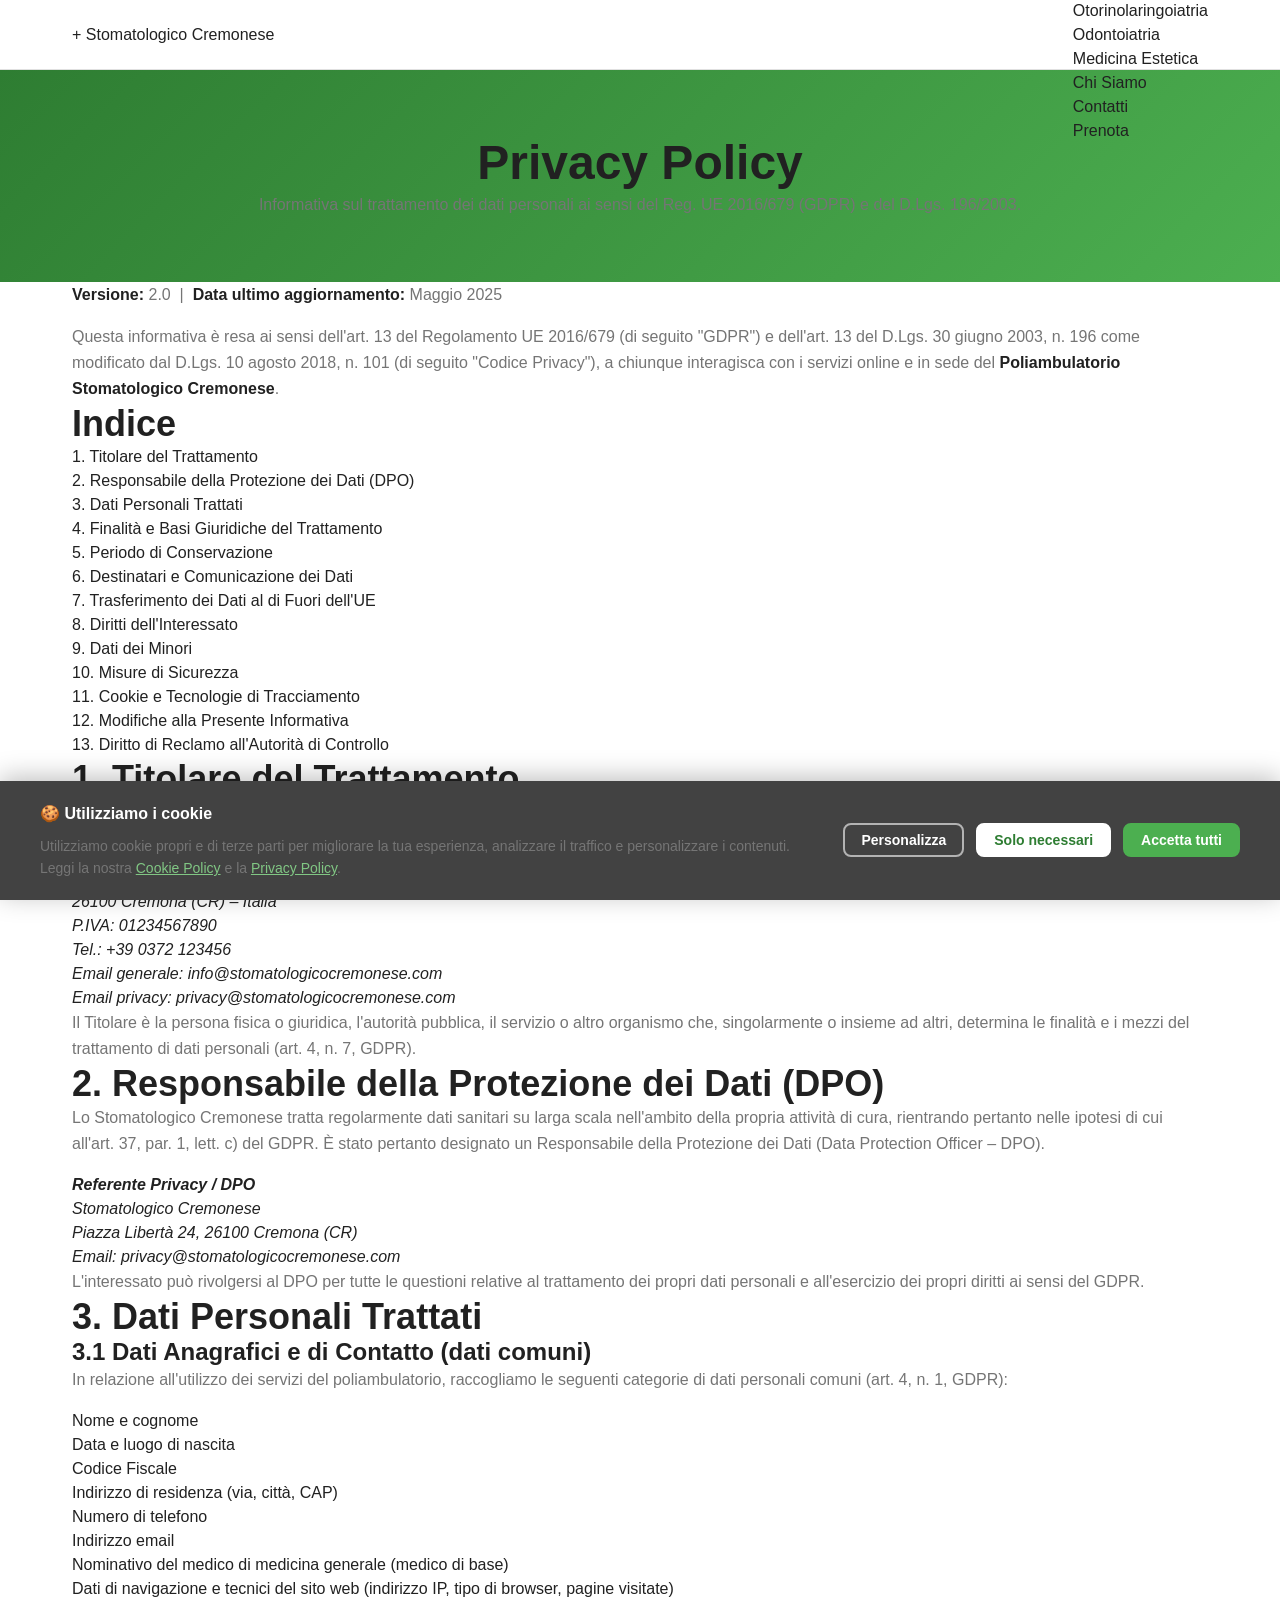
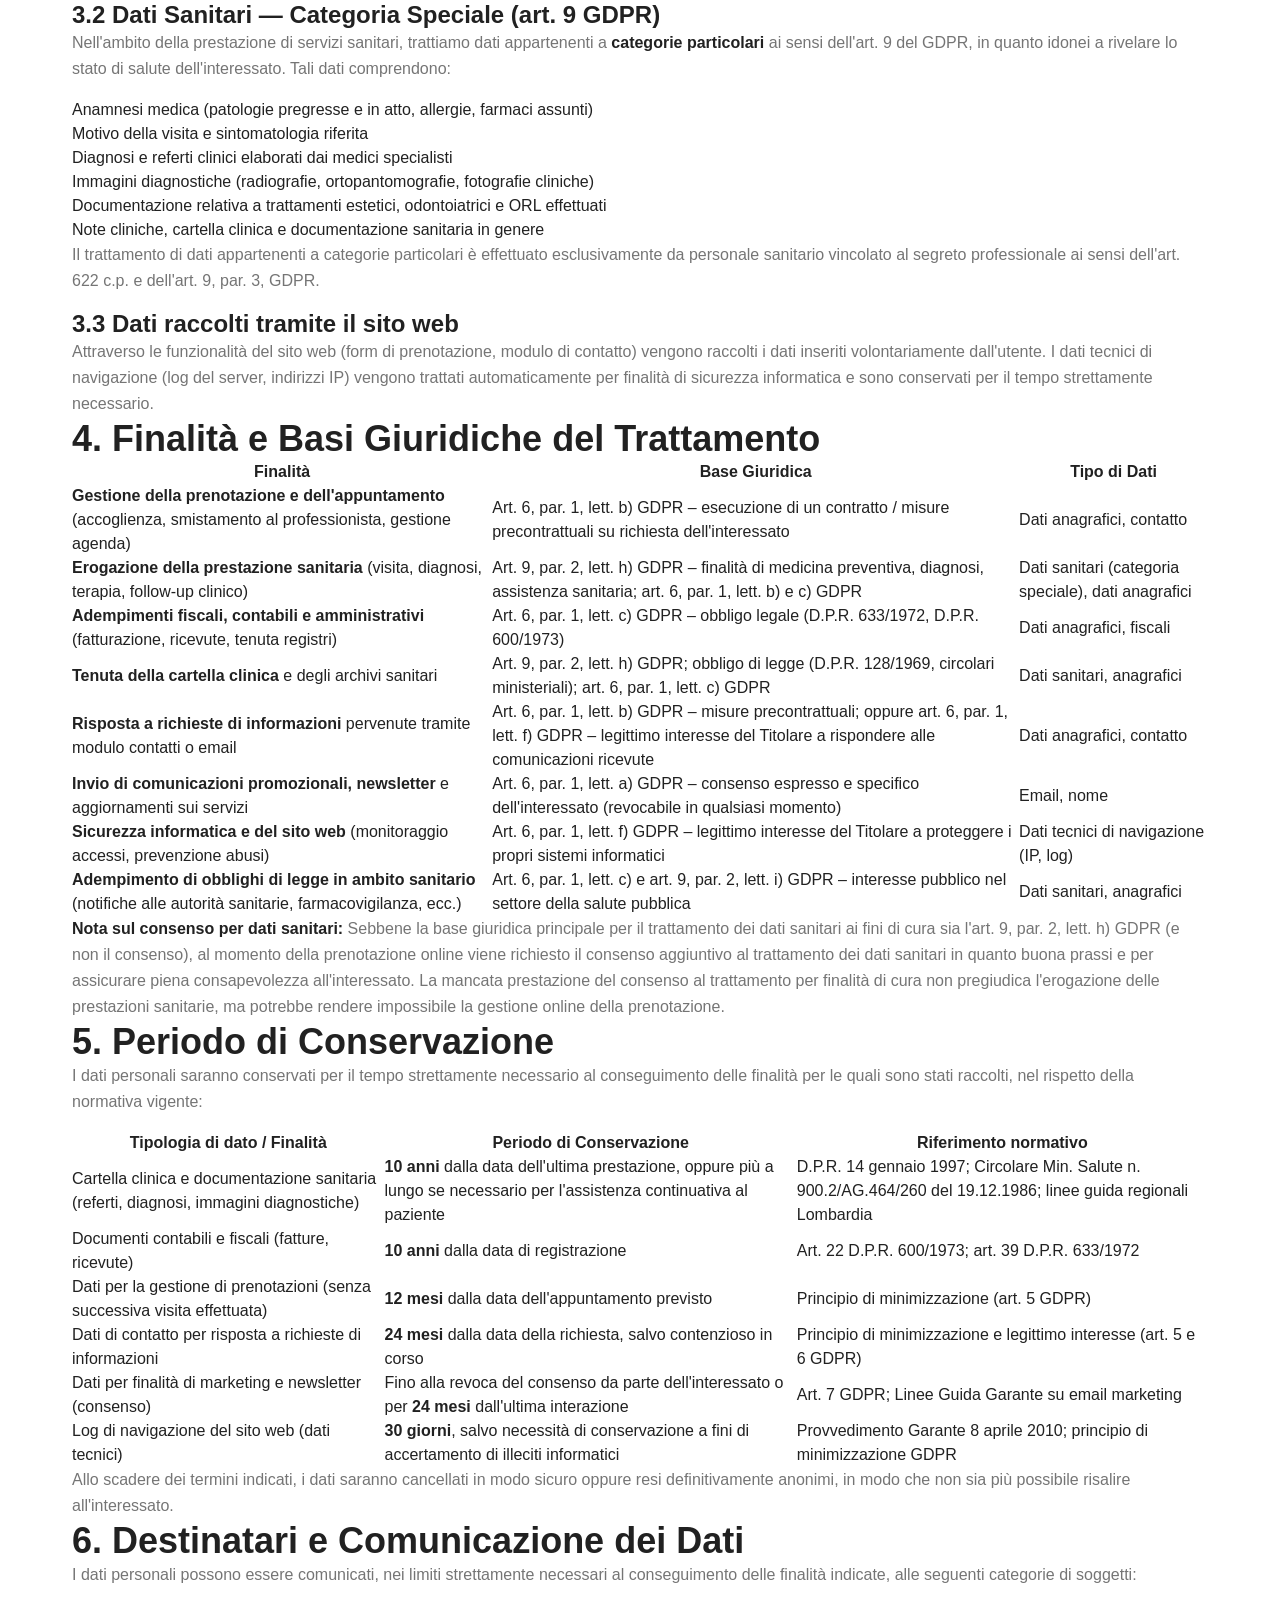
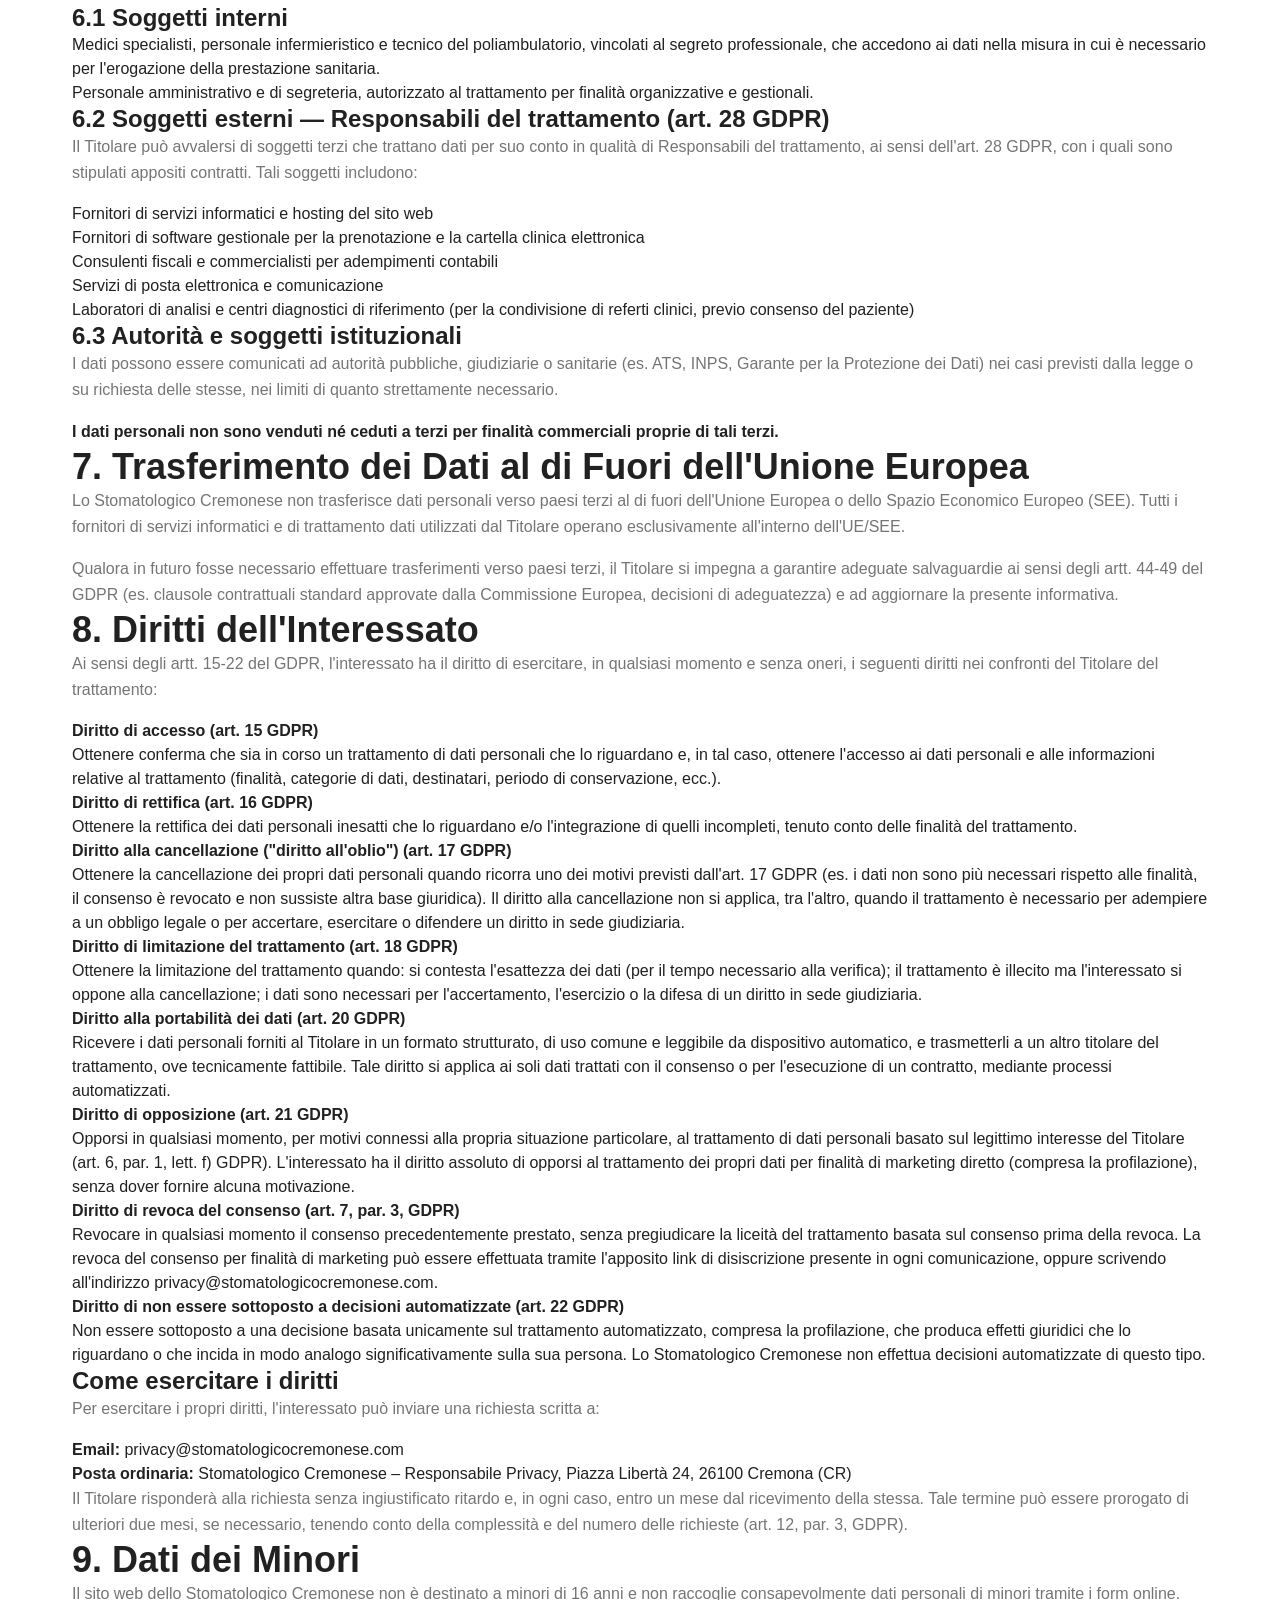
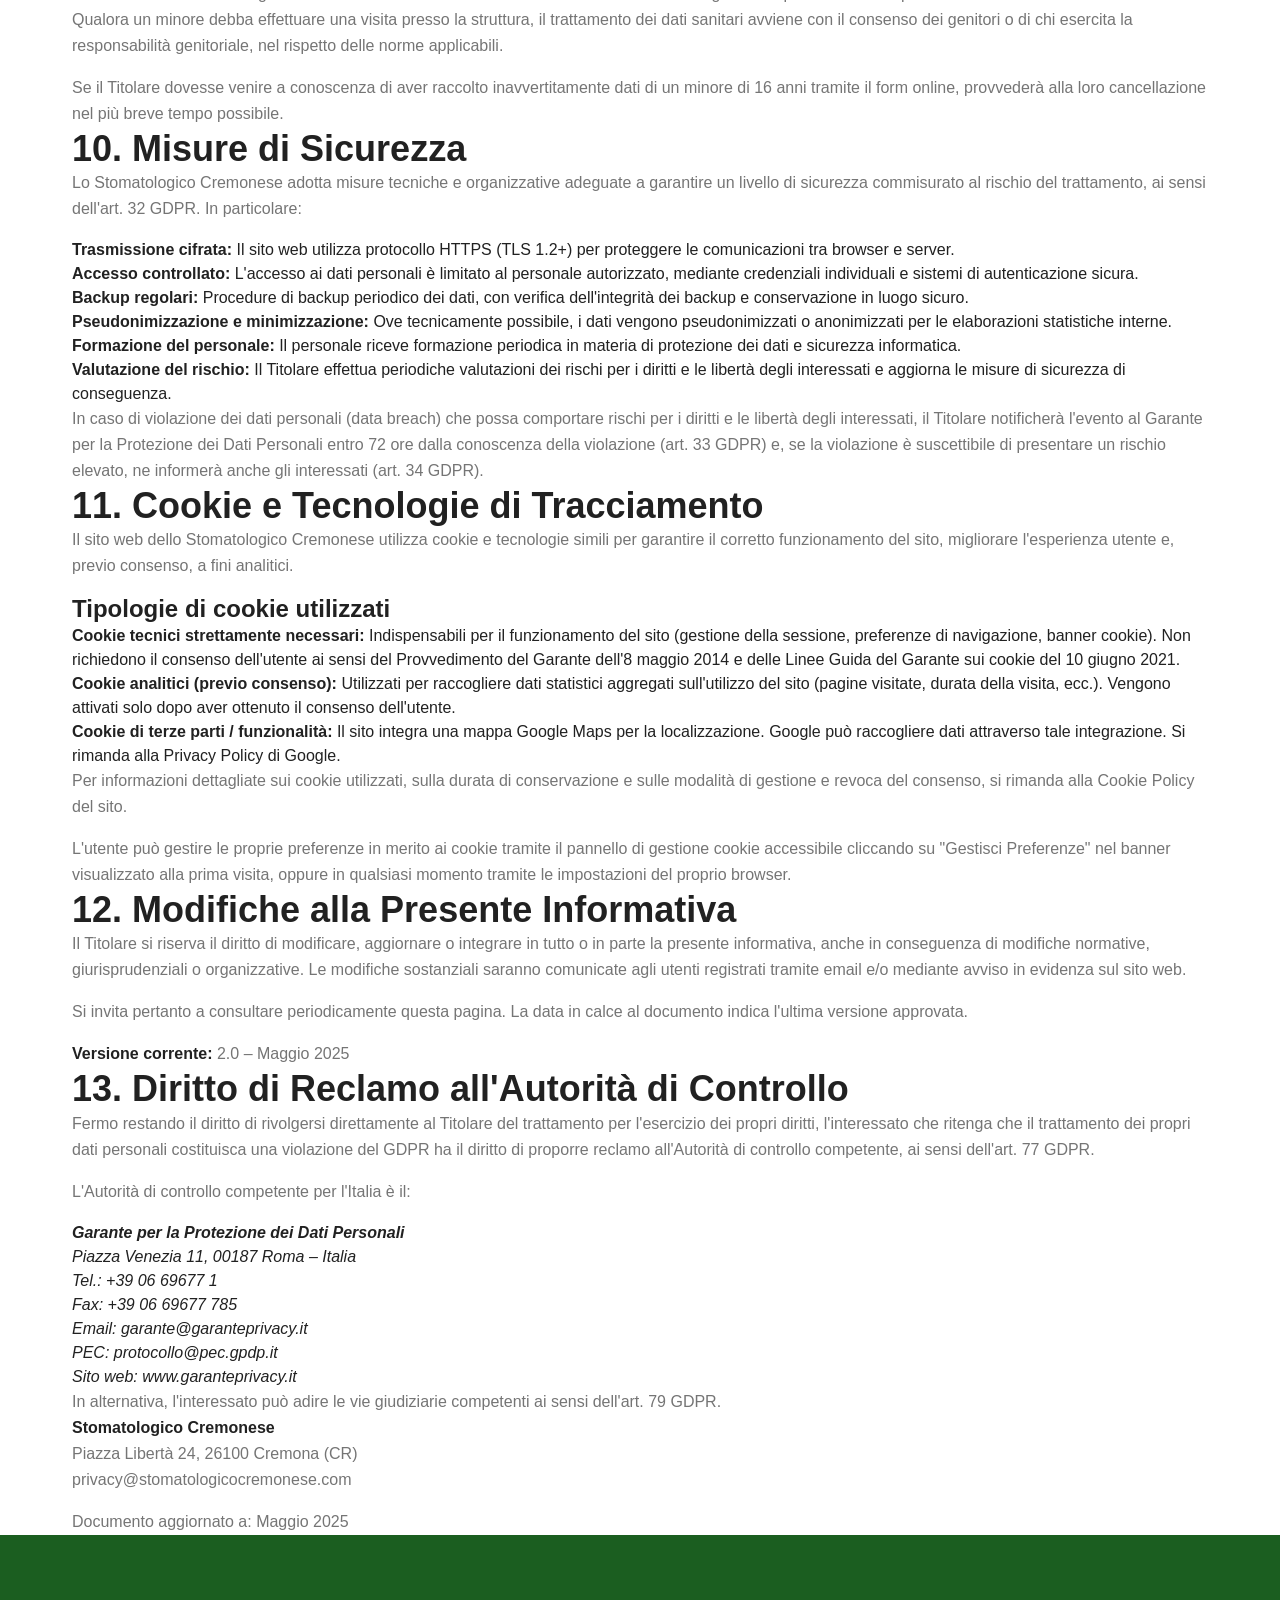
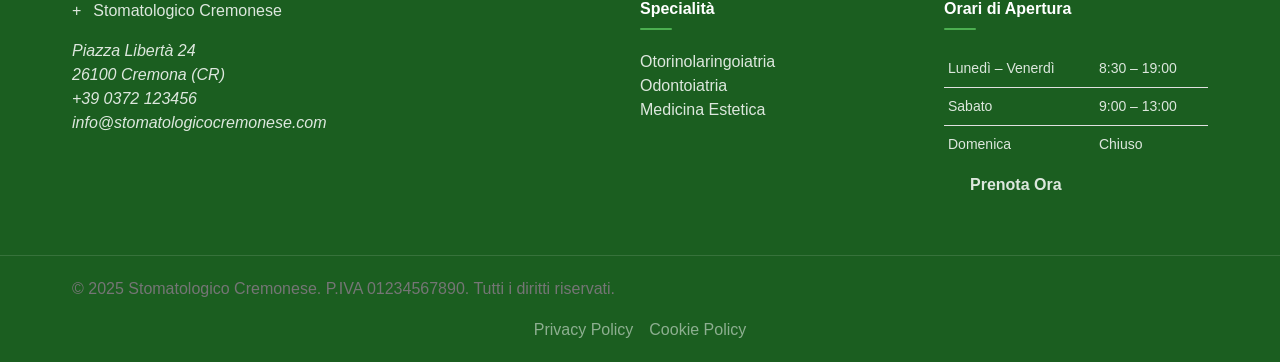
<file: pages/privacy-policy.html>
<!DOCTYPE html>
<html lang="it">
<head>
  <meta charset="UTF-8">
  <meta name="viewport" content="width=device-width, initial-scale=1.0">
  <title>Privacy Policy | Stomatologico Cremonese</title>
  <meta name="description" content="Informativa sulla privacy dello Stomatologico Cremonese. Trattamento dei dati personali e sanitari ai sensi del GDPR (Reg. UE 2016/679).">
  <meta name="robots" content="noindex,follow">
  <link rel="stylesheet" href="/css/style.css">
</head>
<body>

  <!-- ===== HEADER / NAV ===== -->
  <header class="site-header" role="banner">
    <div class="container header-inner">
      <a href="/index.html" class="logo" aria-label="Stomatologico Cremonese – torna alla home">
        <span class="logo-icon" aria-hidden="true">+</span>
        <span class="logo-text">Stomatologico Cremonese</span>
      </a>
      <nav class="main-nav" aria-label="Navigazione principale">
        <button class="nav-toggle" aria-expanded="false" aria-controls="nav-menu" aria-label="Apri menu di navigazione">
          <span class="hamburger-bar"></span>
          <span class="hamburger-bar"></span>
          <span class="hamburger-bar"></span>
        </button>
        <ul id="nav-menu" class="nav-list" role="list">
          <li><a href="/index.html">Home</a></li>
          <li class="nav-dropdown">
            <button class="dropdown-toggle" aria-expanded="false" aria-haspopup="true">
              Specialità <span aria-hidden="true">▾</span>
            </button>
            <ul class="dropdown-menu" role="list">
              <li><a href="/pages/specialties/otorinolaringoiatria.html">Otorinolaringoiatria</a></li>
              <li><a href="/pages/specialties/odontoiatria.html">Odontoiatria</a></li>
              <li><a href="/pages/specialties/medicina-estetica.html">Medicina Estetica</a></li>
            </ul>
          </li>
          <li><a href="/pages/chi-siamo.html">Chi Siamo</a></li>
          <li><a href="/pages/contatti.html">Contatti</a></li>
          <li><a href="/pages/prenota.html" class="nav-cta">Prenota</a></li>
        </ul>
      </nav>
    </div>
  </header>

  <!-- ===== HERO ===== -->
  <section class="page-hero page-hero--green" aria-labelledby="hero-title">
    <div class="container">
      <h1 id="hero-title">Privacy Policy</h1>
      <p>Informativa sul trattamento dei dati personali ai sensi del Reg. UE 2016/679 (GDPR) e del D.Lgs. 196/2003.</p>
    </div>
  </section>

  <main id="main-content">
    <div class="container privacy-wrapper">

      <div class="privacy-meta" aria-label="Metadati del documento">
        <p><strong>Versione:</strong> 2.0 &nbsp;|&nbsp; <strong>Data ultimo aggiornamento:</strong> Maggio 2025</p>
        <p>
          Questa informativa è resa ai sensi dell'art. 13 del Regolamento UE 2016/679 (di seguito "GDPR") e
          dell'art. 13 del D.Lgs. 30 giugno 2003, n. 196 come modificato dal D.Lgs. 10 agosto 2018, n. 101
          (di seguito "Codice Privacy"), a chiunque interagisca con i servizi online e in sede del
          <strong>Poliambulatorio Stomatologico Cremonese</strong>.
        </p>
      </div>

      <!-- INDICE -->
      <nav class="privacy-toc" aria-labelledby="toc-heading">
        <h2 id="toc-heading" class="privacy-toc__title">Indice</h2>
        <ol class="privacy-toc__list">
          <li><a href="#titolare">1. Titolare del Trattamento</a></li>
          <li><a href="#dpo">2. Responsabile della Protezione dei Dati (DPO)</a></li>
          <li><a href="#dati-raccolti">3. Dati Personali Trattati</a></li>
          <li><a href="#finalita">4. Finalità e Basi Giuridiche del Trattamento</a></li>
          <li><a href="#conservazione">5. Periodo di Conservazione</a></li>
          <li><a href="#destinatari">6. Destinatari e Comunicazione dei Dati</a></li>
          <li><a href="#trasferimento">7. Trasferimento dei Dati al di Fuori dell'UE</a></li>
          <li><a href="#diritti">8. Diritti dell'Interessato</a></li>
          <li><a href="#minori">9. Dati dei Minori</a></li>
          <li><a href="#sicurezza">10. Misure di Sicurezza</a></li>
          <li><a href="#cookie">11. Cookie e Tecnologie di Tracciamento</a></li>
          <li><a href="#modifiche">12. Modifiche alla Presente Informativa</a></li>
          <li><a href="#reclami">13. Diritto di Reclamo all'Autorità di Controllo</a></li>
        </ol>
      </nav>

      <!-- 1. TITOLARE -->
      <article class="privacy-section" id="titolare" aria-labelledby="titolare-heading">
        <h2 id="titolare-heading" class="privacy-section__title">1. Titolare del Trattamento</h2>
        <p>Il Titolare del trattamento dei dati personali è:</p>
        <address class="privacy-address">
          <strong>Poliambulatorio Stomatologico Cremonese</strong><br>
          Piazza Libertà 24<br>
          26100 Cremona (CR) – Italia<br>
          P.IVA: 01234567890<br>
          Tel.: <a href="tel:+390372123456">+39 0372 123456</a><br>
          Email generale: <a href="mailto:info@stomatologicocremonese.com">info@stomatologicocremonese.com</a><br>
          Email privacy: <a href="mailto:privacy@stomatologicocremonese.com">privacy@stomatologicocremonese.com</a>
        </address>
        <p>
          Il Titolare è la persona fisica o giuridica, l'autorità pubblica, il servizio o altro organismo che,
          singolarmente o insieme ad altri, determina le finalità e i mezzi del trattamento di dati personali
          (art. 4, n. 7, GDPR).
        </p>
      </article>

      <!-- 2. DPO -->
      <article class="privacy-section" id="dpo" aria-labelledby="dpo-heading">
        <h2 id="dpo-heading" class="privacy-section__title">2. Responsabile della Protezione dei Dati (DPO)</h2>
        <p>
          Lo Stomatologico Cremonese tratta regolarmente dati sanitari su larga scala nell'ambito della propria
          attività di cura, rientrando pertanto nelle ipotesi di cui all'art. 37, par. 1, lett. c) del GDPR.
          È stato pertanto designato un Responsabile della Protezione dei Dati (Data Protection Officer – DPO).
        </p>
        <address class="privacy-address">
          <strong>Referente Privacy / DPO</strong><br>
          Stomatologico Cremonese<br>
          Piazza Libertà 24, 26100 Cremona (CR)<br>
          Email: <a href="mailto:privacy@stomatologicocremonese.com">privacy@stomatologicocremonese.com</a>
        </address>
        <p>
          L'interessato può rivolgersi al DPO per tutte le questioni relative al trattamento dei propri dati
          personali e all'esercizio dei propri diritti ai sensi del GDPR.
        </p>
      </article>

      <!-- 3. DATI RACCOLTI -->
      <article class="privacy-section" id="dati-raccolti" aria-labelledby="dati-heading">
        <h2 id="dati-heading" class="privacy-section__title">3. Dati Personali Trattati</h2>

        <h3 class="privacy-section__subtitle">3.1 Dati Anagrafici e di Contatto (dati comuni)</h3>
        <p>In relazione all'utilizzo dei servizi del poliambulatorio, raccogliamo le seguenti categorie di dati personali comuni (art. 4, n. 1, GDPR):</p>
        <ul class="privacy-list">
          <li>Nome e cognome</li>
          <li>Data e luogo di nascita</li>
          <li>Codice Fiscale</li>
          <li>Indirizzo di residenza (via, città, CAP)</li>
          <li>Numero di telefono</li>
          <li>Indirizzo email</li>
          <li>Nominativo del medico di medicina generale (medico di base)</li>
          <li>Dati di navigazione e tecnici del sito web (indirizzo IP, tipo di browser, pagine visitate)</li>
        </ul>

        <h3 class="privacy-section__subtitle">3.2 Dati Sanitari — Categoria Speciale (art. 9 GDPR)</h3>
        <p>
          Nell'ambito della prestazione di servizi sanitari, trattiamo dati appartenenti a <strong>categorie
          particolari</strong> ai sensi dell'art. 9 del GDPR, in quanto idonei a rivelare lo stato di salute
          dell'interessato. Tali dati comprendono:
        </p>
        <ul class="privacy-list">
          <li>Anamnesi medica (patologie pregresse e in atto, allergie, farmaci assunti)</li>
          <li>Motivo della visita e sintomatologia riferita</li>
          <li>Diagnosi e referti clinici elaborati dai medici specialisti</li>
          <li>Immagini diagnostiche (radiografie, ortopantomografie, fotografie cliniche)</li>
          <li>Documentazione relativa a trattamenti estetici, odontoiatrici e ORL effettuati</li>
          <li>Note cliniche, cartella clinica e documentazione sanitaria in genere</li>
        </ul>
        <p>
          Il trattamento di dati appartenenti a categorie particolari è effettuato esclusivamente da personale
          sanitario vincolato al segreto professionale ai sensi dell'art. 622 c.p. e dell'art. 9, par. 3, GDPR.
        </p>

        <h3 class="privacy-section__subtitle">3.3 Dati raccolti tramite il sito web</h3>
        <p>
          Attraverso le funzionalità del sito web (form di prenotazione, modulo di contatto) vengono raccolti
          i dati inseriti volontariamente dall'utente. I dati tecnici di navigazione (log del server, indirizzi IP)
          vengono trattati automaticamente per finalità di sicurezza informatica e sono conservati per il tempo
          strettamente necessario.
        </p>
      </article>

      <!-- 4. FINALITÀ -->
      <article class="privacy-section" id="finalita" aria-labelledby="finalita-heading">
        <h2 id="finalita-heading" class="privacy-section__title">4. Finalità e Basi Giuridiche del Trattamento</h2>

        <div class="privacy-table-wrap">
          <table class="privacy-table" aria-label="Tabella finalità e basi giuridiche del trattamento dati">
            <thead>
              <tr>
                <th scope="col">Finalità</th>
                <th scope="col">Base Giuridica</th>
                <th scope="col">Tipo di Dati</th>
              </tr>
            </thead>
            <tbody>
              <tr>
                <td><strong>Gestione della prenotazione e dell'appuntamento</strong> (accoglienza, smistamento al professionista, gestione agenda)</td>
                <td>Art. 6, par. 1, lett. b) GDPR – esecuzione di un contratto / misure precontrattuali su richiesta dell'interessato</td>
                <td>Dati anagrafici, contatto</td>
              </tr>
              <tr>
                <td><strong>Erogazione della prestazione sanitaria</strong> (visita, diagnosi, terapia, follow-up clinico)</td>
                <td>Art. 9, par. 2, lett. h) GDPR – finalità di medicina preventiva, diagnosi, assistenza sanitaria; art. 6, par. 1, lett. b) e c) GDPR</td>
                <td>Dati sanitari (categoria speciale), dati anagrafici</td>
              </tr>
              <tr>
                <td><strong>Adempimenti fiscali, contabili e amministrativi</strong> (fatturazione, ricevute, tenuta registri)</td>
                <td>Art. 6, par. 1, lett. c) GDPR – obbligo legale (D.P.R. 633/1972, D.P.R. 600/1973)</td>
                <td>Dati anagrafici, fiscali</td>
              </tr>
              <tr>
                <td><strong>Tenuta della cartella clinica</strong> e degli archivi sanitari</td>
                <td>Art. 9, par. 2, lett. h) GDPR; obbligo di legge (D.P.R. 128/1969, circolari ministeriali); art. 6, par. 1, lett. c) GDPR</td>
                <td>Dati sanitari, anagrafici</td>
              </tr>
              <tr>
                <td><strong>Risposta a richieste di informazioni</strong> pervenute tramite modulo contatti o email</td>
                <td>Art. 6, par. 1, lett. b) GDPR – misure precontrattuali; oppure art. 6, par. 1, lett. f) GDPR – legittimo interesse del Titolare a rispondere alle comunicazioni ricevute</td>
                <td>Dati anagrafici, contatto</td>
              </tr>
              <tr>
                <td><strong>Invio di comunicazioni promozionali, newsletter</strong> e aggiornamenti sui servizi</td>
                <td>Art. 6, par. 1, lett. a) GDPR – consenso espresso e specifico dell'interessato (revocabile in qualsiasi momento)</td>
                <td>Email, nome</td>
              </tr>
              <tr>
                <td><strong>Sicurezza informatica e del sito web</strong> (monitoraggio accessi, prevenzione abusi)</td>
                <td>Art. 6, par. 1, lett. f) GDPR – legittimo interesse del Titolare a proteggere i propri sistemi informatici</td>
                <td>Dati tecnici di navigazione (IP, log)</td>
              </tr>
              <tr>
                <td><strong>Adempimento di obblighi di legge in ambito sanitario</strong> (notifiche alle autorità sanitarie, farmacovigilanza, ecc.)</td>
                <td>Art. 6, par. 1, lett. c) e art. 9, par. 2, lett. i) GDPR – interesse pubblico nel settore della salute pubblica</td>
                <td>Dati sanitari, anagrafici</td>
              </tr>
            </tbody>
          </table>
        </div>

        <p class="privacy-note">
          <strong>Nota sul consenso per dati sanitari:</strong> Sebbene la base giuridica principale per il
          trattamento dei dati sanitari ai fini di cura sia l'art. 9, par. 2, lett. h) GDPR (e non il consenso),
          al momento della prenotazione online viene richiesto il consenso aggiuntivo al trattamento dei dati
          sanitari in quanto buona prassi e per assicurare piena consapevolezza all'interessato. La mancata
          prestazione del consenso al trattamento per finalità di cura non pregiudica l'erogazione delle
          prestazioni sanitarie, ma potrebbe rendere impossibile la gestione online della prenotazione.
        </p>
      </article>

      <!-- 5. CONSERVAZIONE -->
      <article class="privacy-section" id="conservazione" aria-labelledby="conservazione-heading">
        <h2 id="conservazione-heading" class="privacy-section__title">5. Periodo di Conservazione</h2>
        <p>
          I dati personali saranno conservati per il tempo strettamente necessario al conseguimento delle finalità
          per le quali sono stati raccolti, nel rispetto della normativa vigente:
        </p>

        <div class="privacy-table-wrap">
          <table class="privacy-table" aria-label="Tabella dei periodi di conservazione dei dati">
            <thead>
              <tr>
                <th scope="col">Tipologia di dato / Finalità</th>
                <th scope="col">Periodo di Conservazione</th>
                <th scope="col">Riferimento normativo</th>
              </tr>
            </thead>
            <tbody>
              <tr>
                <td>Cartella clinica e documentazione sanitaria (referti, diagnosi, immagini diagnostiche)</td>
                <td><strong>10 anni</strong> dalla data dell'ultima prestazione, oppure più a lungo se necessario per l'assistenza continuativa al paziente</td>
                <td>D.P.R. 14 gennaio 1997; Circolare Min. Salute n. 900.2/AG.464/260 del 19.12.1986; linee guida regionali Lombardia</td>
              </tr>
              <tr>
                <td>Documenti contabili e fiscali (fatture, ricevute)</td>
                <td><strong>10 anni</strong> dalla data di registrazione</td>
                <td>Art. 22 D.P.R. 600/1973; art. 39 D.P.R. 633/1972</td>
              </tr>
              <tr>
                <td>Dati per la gestione di prenotazioni (senza successiva visita effettuata)</td>
                <td><strong>12 mesi</strong> dalla data dell'appuntamento previsto</td>
                <td>Principio di minimizzazione (art. 5 GDPR)</td>
              </tr>
              <tr>
                <td>Dati di contatto per risposta a richieste di informazioni</td>
                <td><strong>24 mesi</strong> dalla data della richiesta, salvo contenzioso in corso</td>
                <td>Principio di minimizzazione e legittimo interesse (art. 5 e 6 GDPR)</td>
              </tr>
              <tr>
                <td>Dati per finalità di marketing e newsletter (consenso)</td>
                <td>Fino alla revoca del consenso da parte dell'interessato o per <strong>24 mesi</strong> dall'ultima interazione</td>
                <td>Art. 7 GDPR; Linee Guida Garante su email marketing</td>
              </tr>
              <tr>
                <td>Log di navigazione del sito web (dati tecnici)</td>
                <td><strong>30 giorni</strong>, salvo necessità di conservazione a fini di accertamento di illeciti informatici</td>
                <td>Provvedimento Garante 8 aprile 2010; principio di minimizzazione GDPR</td>
              </tr>
            </tbody>
          </table>
        </div>

        <p>
          Allo scadere dei termini indicati, i dati saranno cancellati in modo sicuro oppure resi definitivamente
          anonimi, in modo che non sia più possibile risalire all'interessato.
        </p>
      </article>

      <!-- 6. DESTINATARI -->
      <article class="privacy-section" id="destinatari" aria-labelledby="destinatari-heading">
        <h2 id="destinatari-heading" class="privacy-section__title">6. Destinatari e Comunicazione dei Dati</h2>
        <p>
          I dati personali possono essere comunicati, nei limiti strettamente necessari al conseguimento delle
          finalità indicate, alle seguenti categorie di soggetti:
        </p>

        <h3 class="privacy-section__subtitle">6.1 Soggetti interni</h3>
        <ul class="privacy-list">
          <li>Medici specialisti, personale infermieristico e tecnico del poliambulatorio, vincolati al segreto professionale, che accedono ai dati nella misura in cui è necessario per l'erogazione della prestazione sanitaria.</li>
          <li>Personale amministrativo e di segreteria, autorizzato al trattamento per finalità organizzative e gestionali.</li>
        </ul>

        <h3 class="privacy-section__subtitle">6.2 Soggetti esterni — Responsabili del trattamento (art. 28 GDPR)</h3>
        <p>
          Il Titolare può avvalersi di soggetti terzi che trattano dati per suo conto in qualità di Responsabili
          del trattamento, ai sensi dell'art. 28 GDPR, con i quali sono stipulati appositi contratti. Tali
          soggetti includono:
        </p>
        <ul class="privacy-list">
          <li>Fornitori di servizi informatici e hosting del sito web</li>
          <li>Fornitori di software gestionale per la prenotazione e la cartella clinica elettronica</li>
          <li>Consulenti fiscali e commercialisti per adempimenti contabili</li>
          <li>Servizi di posta elettronica e comunicazione</li>
          <li>Laboratori di analisi e centri diagnostici di riferimento (per la condivisione di referti clinici, previo consenso del paziente)</li>
        </ul>

        <h3 class="privacy-section__subtitle">6.3 Autorità e soggetti istituzionali</h3>
        <p>
          I dati possono essere comunicati ad autorità pubbliche, giudiziarie o sanitarie (es. ATS, INPS, Garante
          per la Protezione dei Dati) nei casi previsti dalla legge o su richiesta delle stesse, nei limiti di
          quanto strettamente necessario.
        </p>

        <p>
          <strong>I dati personali non sono venduti né ceduti a terzi per finalità commerciali proprie di tali terzi.</strong>
        </p>
      </article>

      <!-- 7. TRASFERIMENTO FUORI UE -->
      <article class="privacy-section" id="trasferimento" aria-labelledby="trasferimento-heading">
        <h2 id="trasferimento-heading" class="privacy-section__title">7. Trasferimento dei Dati al di Fuori dell'Unione Europea</h2>
        <p>
          Lo Stomatologico Cremonese non trasferisce dati personali verso paesi terzi al di fuori dell'Unione Europea
          o dello Spazio Economico Europeo (SEE). Tutti i fornitori di servizi informatici e di trattamento dati
          utilizzati dal Titolare operano esclusivamente all'interno dell'UE/SEE.
        </p>
        <p>
          Qualora in futuro fosse necessario effettuare trasferimenti verso paesi terzi, il Titolare si impegna a
          garantire adeguate salvaguardie ai sensi degli artt. 44-49 del GDPR (es. clausole contrattuali standard
          approvate dalla Commissione Europea, decisioni di adeguatezza) e ad aggiornare la presente informativa.
        </p>
      </article>

      <!-- 8. DIRITTI -->
      <article class="privacy-section" id="diritti" aria-labelledby="diritti-heading">
        <h2 id="diritti-heading" class="privacy-section__title">8. Diritti dell'Interessato</h2>
        <p>
          Ai sensi degli artt. 15-22 del GDPR, l'interessato ha il diritto di esercitare, in qualsiasi momento
          e senza oneri, i seguenti diritti nei confronti del Titolare del trattamento:
        </p>

        <dl class="privacy-rights-list">
          <dt>
            <strong>Diritto di accesso (art. 15 GDPR)</strong>
          </dt>
          <dd>
            Ottenere conferma che sia in corso un trattamento di dati personali che lo riguardano e, in tal caso,
            ottenere l'accesso ai dati personali e alle informazioni relative al trattamento (finalità, categorie
            di dati, destinatari, periodo di conservazione, ecc.).
          </dd>

          <dt>
            <strong>Diritto di rettifica (art. 16 GDPR)</strong>
          </dt>
          <dd>
            Ottenere la rettifica dei dati personali inesatti che lo riguardano e/o l'integrazione di quelli
            incompleti, tenuto conto delle finalità del trattamento.
          </dd>

          <dt>
            <strong>Diritto alla cancellazione ("diritto all'oblio") (art. 17 GDPR)</strong>
          </dt>
          <dd>
            Ottenere la cancellazione dei propri dati personali quando ricorra uno dei motivi previsti dall'art. 17
            GDPR (es. i dati non sono più necessari rispetto alle finalità, il consenso è revocato e non sussiste
            altra base giuridica). Il diritto alla cancellazione non si applica, tra l'altro, quando il trattamento
            è necessario per adempiere a un obbligo legale o per accertare, esercitare o difendere un diritto in
            sede giudiziaria.
          </dd>

          <dt>
            <strong>Diritto di limitazione del trattamento (art. 18 GDPR)</strong>
          </dt>
          <dd>
            Ottenere la limitazione del trattamento quando: si contesta l'esattezza dei dati (per il tempo
            necessario alla verifica); il trattamento è illecito ma l'interessato si oppone alla cancellazione;
            i dati sono necessari per l'accertamento, l'esercizio o la difesa di un diritto in sede giudiziaria.
          </dd>

          <dt>
            <strong>Diritto alla portabilità dei dati (art. 20 GDPR)</strong>
          </dt>
          <dd>
            Ricevere i dati personali forniti al Titolare in un formato strutturato, di uso comune e leggibile
            da dispositivo automatico, e trasmetterli a un altro titolare del trattamento, ove tecnicamente
            fattibile. Tale diritto si applica ai soli dati trattati con il consenso o per l'esecuzione di un
            contratto, mediante processi automatizzati.
          </dd>

          <dt>
            <strong>Diritto di opposizione (art. 21 GDPR)</strong>
          </dt>
          <dd>
            Opporsi in qualsiasi momento, per motivi connessi alla propria situazione particolare, al trattamento
            di dati personali basato sul legittimo interesse del Titolare (art. 6, par. 1, lett. f) GDPR).
            L'interessato ha il diritto assoluto di opporsi al trattamento dei propri dati per finalità
            di marketing diretto (compresa la profilazione), senza dover fornire alcuna motivazione.
          </dd>

          <dt>
            <strong>Diritto di revoca del consenso (art. 7, par. 3, GDPR)</strong>
          </dt>
          <dd>
            Revocare in qualsiasi momento il consenso precedentemente prestato, senza pregiudicare la
            liceità del trattamento basata sul consenso prima della revoca. La revoca del consenso per
            finalità di marketing può essere effettuata tramite l'apposito link di disiscrizione presente
            in ogni comunicazione, oppure scrivendo all'indirizzo
            <a href="mailto:privacy@stomatologicocremonese.com">privacy@stomatologicocremonese.com</a>.
          </dd>

          <dt>
            <strong>Diritto di non essere sottoposto a decisioni automatizzate (art. 22 GDPR)</strong>
          </dt>
          <dd>
            Non essere sottoposto a una decisione basata unicamente sul trattamento automatizzato, compresa
            la profilazione, che produca effetti giuridici che lo riguardano o che incida in modo analogo
            significativamente sulla sua persona. Lo Stomatologico Cremonese non effettua decisioni
            automatizzate di questo tipo.
          </dd>
        </dl>

        <h3 class="privacy-section__subtitle">Come esercitare i diritti</h3>
        <p>
          Per esercitare i propri diritti, l'interessato può inviare una richiesta scritta a:
        </p>
        <ul class="privacy-list">
          <li><strong>Email:</strong> <a href="mailto:privacy@stomatologicocremonese.com">privacy@stomatologicocremonese.com</a></li>
          <li><strong>Posta ordinaria:</strong> Stomatologico Cremonese – Responsabile Privacy, Piazza Libertà 24, 26100 Cremona (CR)</li>
        </ul>
        <p>
          Il Titolare risponderà alla richiesta senza ingiustificato ritardo e, in ogni caso, entro un mese
          dal ricevimento della stessa. Tale termine può essere prorogato di ulteriori due mesi, se necessario,
          tenendo conto della complessità e del numero delle richieste (art. 12, par. 3, GDPR).
        </p>
      </article>

      <!-- 9. MINORI -->
      <article class="privacy-section" id="minori" aria-labelledby="minori-heading">
        <h2 id="minori-heading" class="privacy-section__title">9. Dati dei Minori</h2>
        <p>
          Il sito web dello Stomatologico Cremonese non è destinato a minori di 16 anni e non raccoglie
          consapevolmente dati personali di minori tramite i form online. Qualora un minore debba effettuare
          una visita presso la struttura, il trattamento dei dati sanitari avviene con il consenso dei genitori
          o di chi esercita la responsabilità genitoriale, nel rispetto delle norme applicabili.
        </p>
        <p>
          Se il Titolare dovesse venire a conoscenza di aver raccolto inavvertitamente dati di un minore
          di 16 anni tramite il form online, provvederà alla loro cancellazione nel più breve tempo possibile.
        </p>
      </article>

      <!-- 10. SICUREZZA -->
      <article class="privacy-section" id="sicurezza" aria-labelledby="sicurezza-heading">
        <h2 id="sicurezza-heading" class="privacy-section__title">10. Misure di Sicurezza</h2>
        <p>
          Lo Stomatologico Cremonese adotta misure tecniche e organizzative adeguate a garantire un livello
          di sicurezza commisurato al rischio del trattamento, ai sensi dell'art. 32 GDPR. In particolare:
        </p>
        <ul class="privacy-list">
          <li><strong>Trasmissione cifrata:</strong> Il sito web utilizza protocollo HTTPS (TLS 1.2+) per proteggere le comunicazioni tra browser e server.</li>
          <li><strong>Accesso controllato:</strong> L'accesso ai dati personali è limitato al personale autorizzato, mediante credenziali individuali e sistemi di autenticazione sicura.</li>
          <li><strong>Backup regolari:</strong> Procedure di backup periodico dei dati, con verifica dell'integrità dei backup e conservazione in luogo sicuro.</li>
          <li><strong>Pseudonimizzazione e minimizzazione:</strong> Ove tecnicamente possibile, i dati vengono pseudonimizzati o anonimizzati per le elaborazioni statistiche interne.</li>
          <li><strong>Formazione del personale:</strong> Il personale riceve formazione periodica in materia di protezione dei dati e sicurezza informatica.</li>
          <li><strong>Valutazione del rischio:</strong> Il Titolare effettua periodiche valutazioni dei rischi per i diritti e le libertà degli interessati e aggiorna le misure di sicurezza di conseguenza.</li>
        </ul>
        <p>
          In caso di violazione dei dati personali (data breach) che possa comportare rischi per i diritti e
          le libertà degli interessati, il Titolare notificherà l'evento al Garante per la Protezione dei
          Dati Personali entro 72 ore dalla conoscenza della violazione (art. 33 GDPR) e, se la violazione
          è suscettibile di presentare un rischio elevato, ne informerà anche gli interessati (art. 34 GDPR).
        </p>
      </article>

      <!-- 11. COOKIE -->
      <article class="privacy-section" id="cookie" aria-labelledby="cookie-heading">
        <h2 id="cookie-heading" class="privacy-section__title">11. Cookie e Tecnologie di Tracciamento</h2>
        <p>
          Il sito web dello Stomatologico Cremonese utilizza cookie e tecnologie simili per garantire il
          corretto funzionamento del sito, migliorare l'esperienza utente e, previo consenso, a fini
          analitici.
        </p>

        <h3 class="privacy-section__subtitle">Tipologie di cookie utilizzati</h3>
        <ul class="privacy-list">
          <li>
            <strong>Cookie tecnici strettamente necessari:</strong> Indispensabili per il funzionamento del sito
            (gestione della sessione, preferenze di navigazione, banner cookie). Non richiedono il consenso
            dell'utente ai sensi del Provvedimento del Garante dell'8 maggio 2014 e delle Linee Guida del
            Garante sui cookie del 10 giugno 2021.
          </li>
          <li>
            <strong>Cookie analitici (previo consenso):</strong> Utilizzati per raccogliere dati statistici
            aggregati sull'utilizzo del sito (pagine visitate, durata della visita, ecc.). Vengono attivati
            solo dopo aver ottenuto il consenso dell'utente.
          </li>
          <li>
            <strong>Cookie di terze parti / funzionalità:</strong> Il sito integra una mappa Google Maps
            per la localizzazione. Google può raccogliere dati attraverso tale integrazione. Si rimanda alla
            <a href="https://policies.google.com/privacy" target="_blank" rel="noopener noreferrer">Privacy Policy di Google</a>.
          </li>
        </ul>

        <p>
          Per informazioni dettagliate sui cookie utilizzati, sulla durata di conservazione e sulle modalità
          di gestione e revoca del consenso, si rimanda alla
          <a href="/pages/cookie-policy.html">Cookie Policy</a> del sito.
        </p>
        <p>
          L'utente può gestire le proprie preferenze in merito ai cookie tramite il pannello di gestione
          cookie accessibile cliccando su "Gestisci Preferenze" nel banner visualizzato alla prima visita,
          oppure in qualsiasi momento tramite le impostazioni del proprio browser.
        </p>
      </article>

      <!-- 12. MODIFICHE -->
      <article class="privacy-section" id="modifiche" aria-labelledby="modifiche-heading">
        <h2 id="modifiche-heading" class="privacy-section__title">12. Modifiche alla Presente Informativa</h2>
        <p>
          Il Titolare si riserva il diritto di modificare, aggiornare o integrare in tutto o in parte la
          presente informativa, anche in conseguenza di modifiche normative, giurisprudenziali o
          organizzative. Le modifiche sostanziali saranno comunicate agli utenti registrati tramite
          email e/o mediante avviso in evidenza sul sito web.
        </p>
        <p>
          Si invita pertanto a consultare periodicamente questa pagina. La data in calce al documento
          indica l'ultima versione approvata.
        </p>
        <p><strong>Versione corrente:</strong> 2.0 – Maggio 2025</p>
      </article>

      <!-- 13. RECLAMI -->
      <article class="privacy-section" id="reclami" aria-labelledby="reclami-heading">
        <h2 id="reclami-heading" class="privacy-section__title">13. Diritto di Reclamo all'Autorità di Controllo</h2>
        <p>
          Fermo restando il diritto di rivolgersi direttamente al Titolare del trattamento per l'esercizio
          dei propri diritti, l'interessato che ritenga che il trattamento dei propri dati personali
          costituisca una violazione del GDPR ha il diritto di proporre reclamo all'Autorità di controllo
          competente, ai sensi dell'art. 77 GDPR.
        </p>
        <p>
          L'Autorità di controllo competente per l'Italia è il:
        </p>
        <address class="privacy-address">
          <strong>Garante per la Protezione dei Dati Personali</strong><br>
          Piazza Venezia 11, 00187 Roma – Italia<br>
          Tel.: +39 06 69677 1<br>
          Fax: +39 06 69677 785<br>
          Email: <a href="mailto:garante@garanteprivacy.it">garante@garanteprivacy.it</a><br>
          PEC: <a href="mailto:protocollo@pec.gpdp.it">protocollo@pec.gpdp.it</a><br>
          Sito web: <a href="https://www.garanteprivacy.it" target="_blank" rel="noopener noreferrer">www.garanteprivacy.it</a>
        </address>
        <p>
          In alternativa, l'interessato può adire le vie giudiziarie competenti ai sensi dell'art. 79 GDPR.
        </p>
      </article>

      <!-- FIRMA DOCUMENTO -->
      <div class="privacy-footer-doc">
        <p>
          <strong>Stomatologico Cremonese</strong><br>
          Piazza Libertà 24, 26100 Cremona (CR)<br>
          <a href="mailto:privacy@stomatologicocremonese.com">privacy@stomatologicocremonese.com</a>
        </p>
        <p class="privacy-last-updated">
          Documento aggiornato a: <time datetime="2025-05">Maggio 2025</time>
        </p>
      </div>

    </div>
  </main>

  <!-- ===== FOOTER ===== -->
  <footer class="site-footer" role="contentinfo">
    <div class="container footer-grid">

      <div class="footer-col footer-col--info">
        <a href="/index.html" class="footer-logo" aria-label="Stomatologico Cremonese">
          <span class="logo-icon" aria-hidden="true">+</span> Stomatologico Cremonese
        </a>
        <address class="footer-address">
          Piazza Libertà 24<br>
          26100 Cremona (CR)<br>
          <a href="tel:+390372123456">+39 0372 123456</a><br>
          <a href="mailto:info@stomatologicocremonese.com">info@stomatologicocremonese.com</a>
        </address>
      </div>

      <div class="footer-col footer-col--specialties">
        <h3 class="footer-heading">Specialità</h3>
        <ul role="list" class="footer-list">
          <li><a href="/pages/specialties/otorinolaringoiatria.html">Otorinolaringoiatria</a></li>
          <li><a href="/pages/specialties/odontoiatria.html">Odontoiatria</a></li>
          <li><a href="/pages/specialties/medicina-estetica.html">Medicina Estetica</a></li>
        </ul>
      </div>

      <div class="footer-col footer-col--hours">
        <h3 class="footer-heading">Orari di Apertura</h3>
        <table class="hours-table" aria-label="Orari di apertura">
          <tbody>
            <tr><td>Lunedì – Venerdì</td><td>8:30 – 19:00</td></tr>
            <tr><td>Sabato</td><td>9:00 – 13:00</td></tr>
            <tr><td>Domenica</td><td>Chiuso</td></tr>
          </tbody>
        </table>
        <a href="/pages/prenota.html" class="btn btn--primary btn--sm footer-cta">Prenota Ora</a>
      </div>

    </div>
    <div class="footer-bottom">
      <div class="container footer-bottom-inner">
        <p>&copy; 2025 Stomatologico Cremonese. P.IVA 01234567890. Tutti i diritti riservati.</p>
        <ul class="footer-legal-links" role="list">
          <li><a href="/pages/privacy-policy.html" aria-current="page">Privacy Policy</a></li>
          <li><a href="/pages/cookie-policy.html">Cookie Policy</a></li>
        </ul>
      </div>
    </div>
  </footer>

  <!-- ===== COOKIE BANNER ===== -->
  <div
    id="cookie-banner"
    class="cookie-banner"
    role="dialog"
    aria-live="polite"
    aria-label="Consenso cookie"
    aria-describedby="cookie-banner-text"
    hidden>
    <div class="cookie-banner__inner container">
      <p id="cookie-banner-text" class="cookie-banner__text">
        Questo sito utilizza cookie tecnici e, previo consenso, cookie analitici e di profilazione.
        Consulta la nostra <a href="/pages/privacy-policy.html">Privacy Policy</a> e la
        <a href="/pages/cookie-policy.html">Cookie Policy</a>.
      </p>
      <div class="cookie-banner__actions">
        <button id="cookie-accept-all" class="btn btn--primary btn--sm">Accetta Tutti</button>
        <button id="cookie-accept-necessary" class="btn btn--outline btn--sm">Solo Necessari</button>
        <a href="/pages/cookie-policy.html" class="btn btn--ghost btn--sm">Gestisci Preferenze</a>
      </div>
    </div>
  </div>

  <script src="/js/main.js"></script>
  <script src="/js/cookie-consent.js"></script>
</body>
</html>
</file>
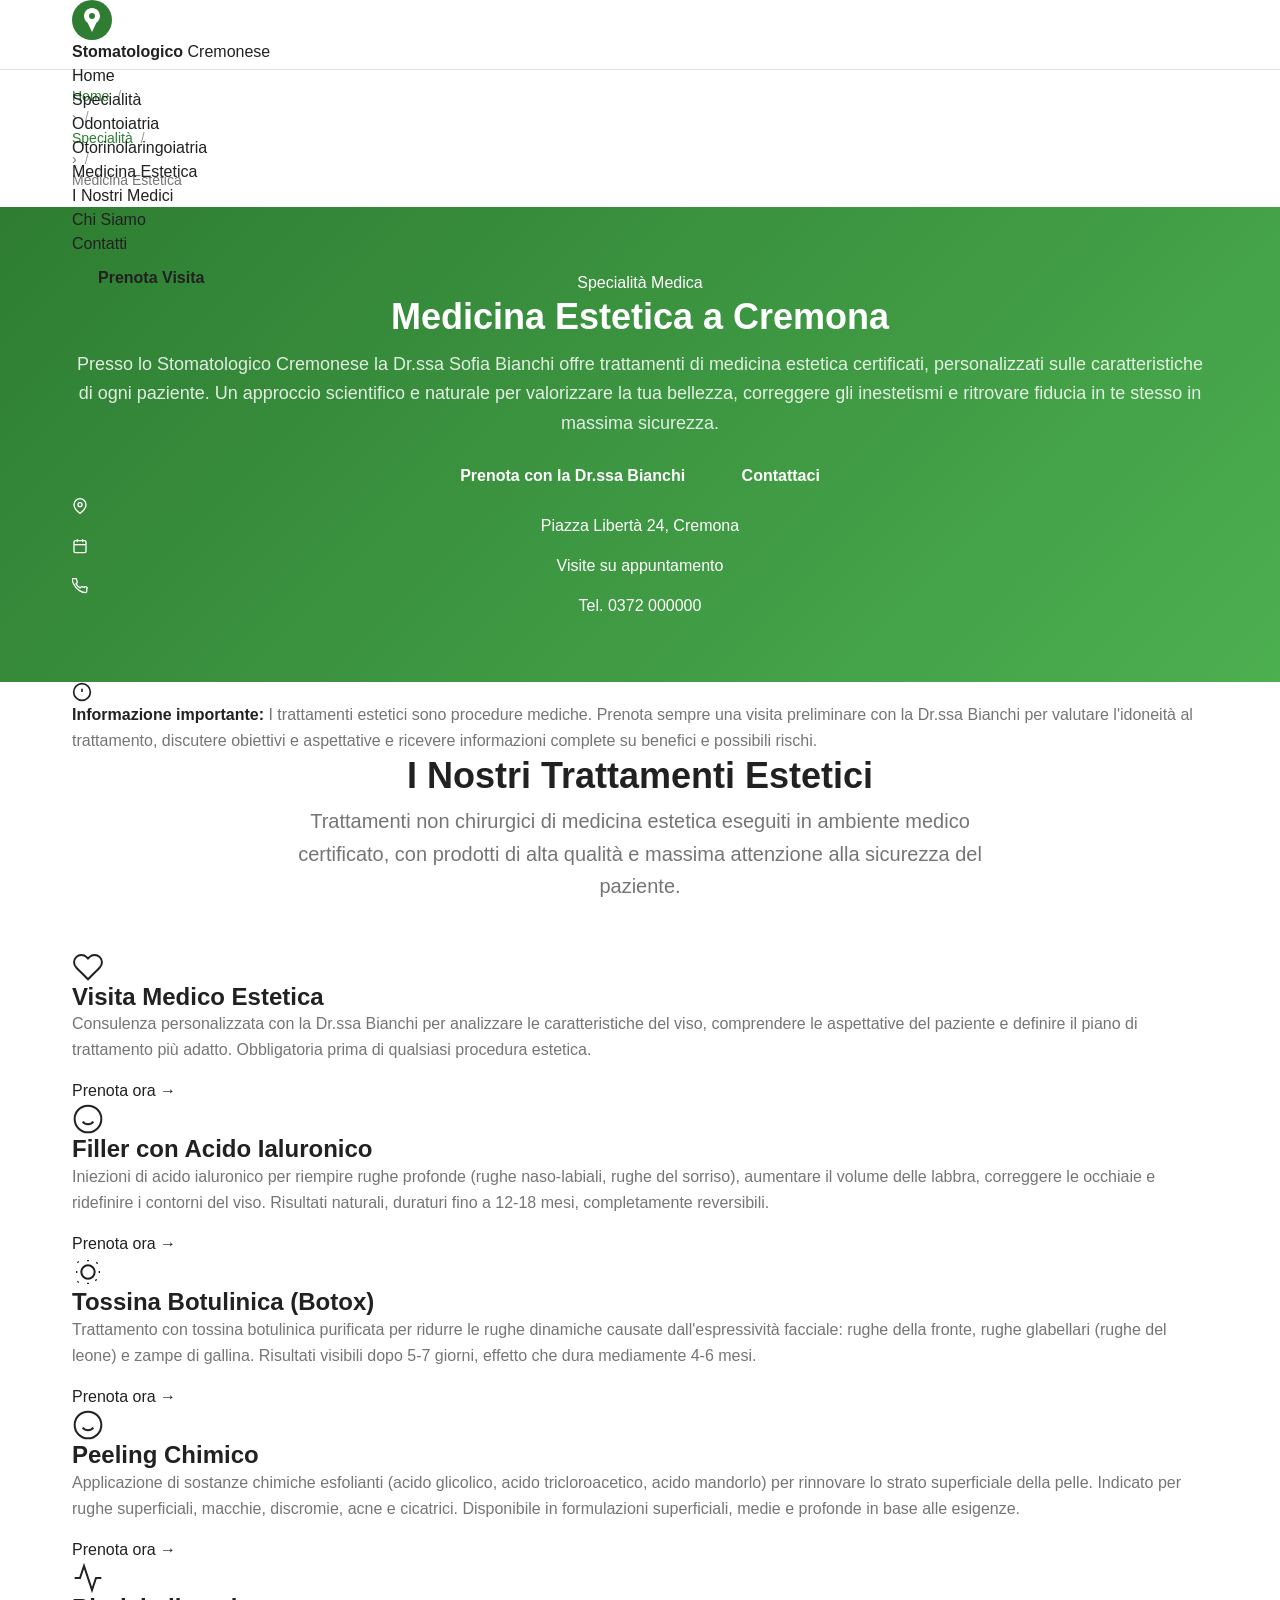
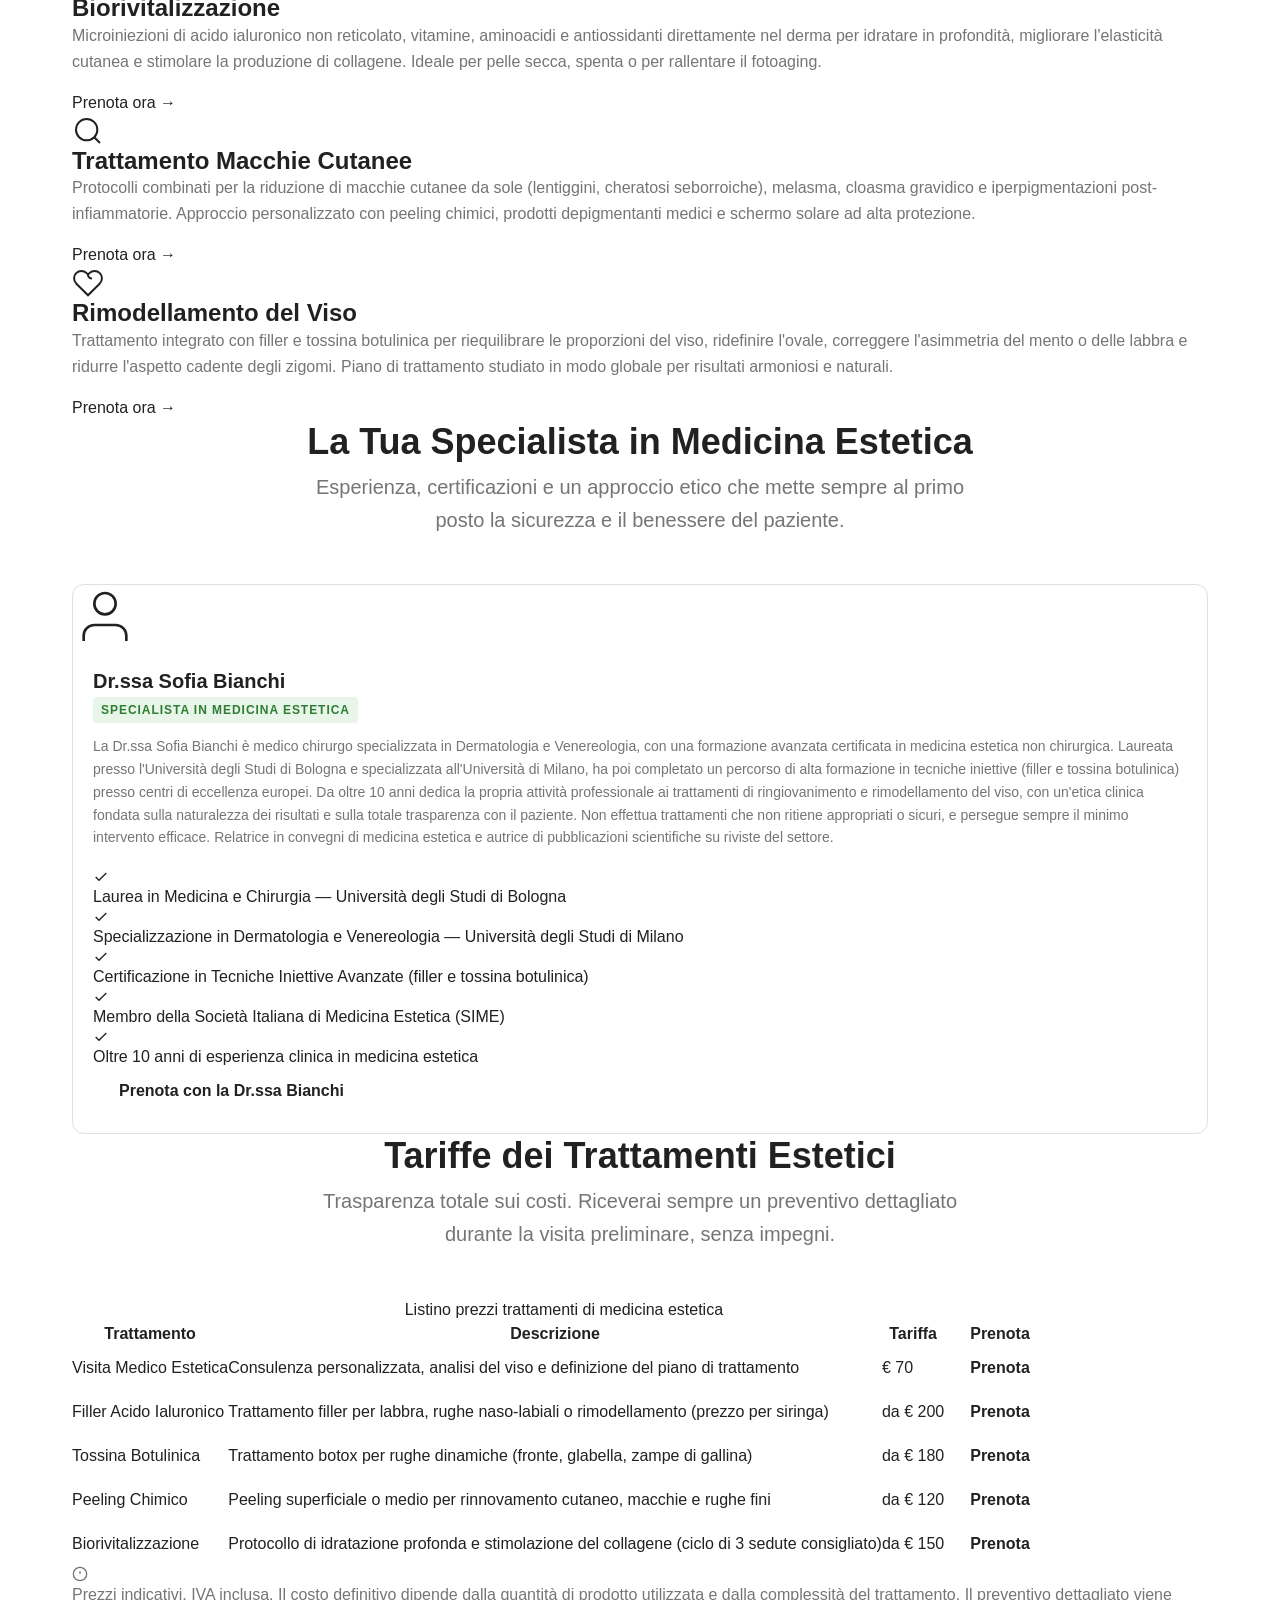
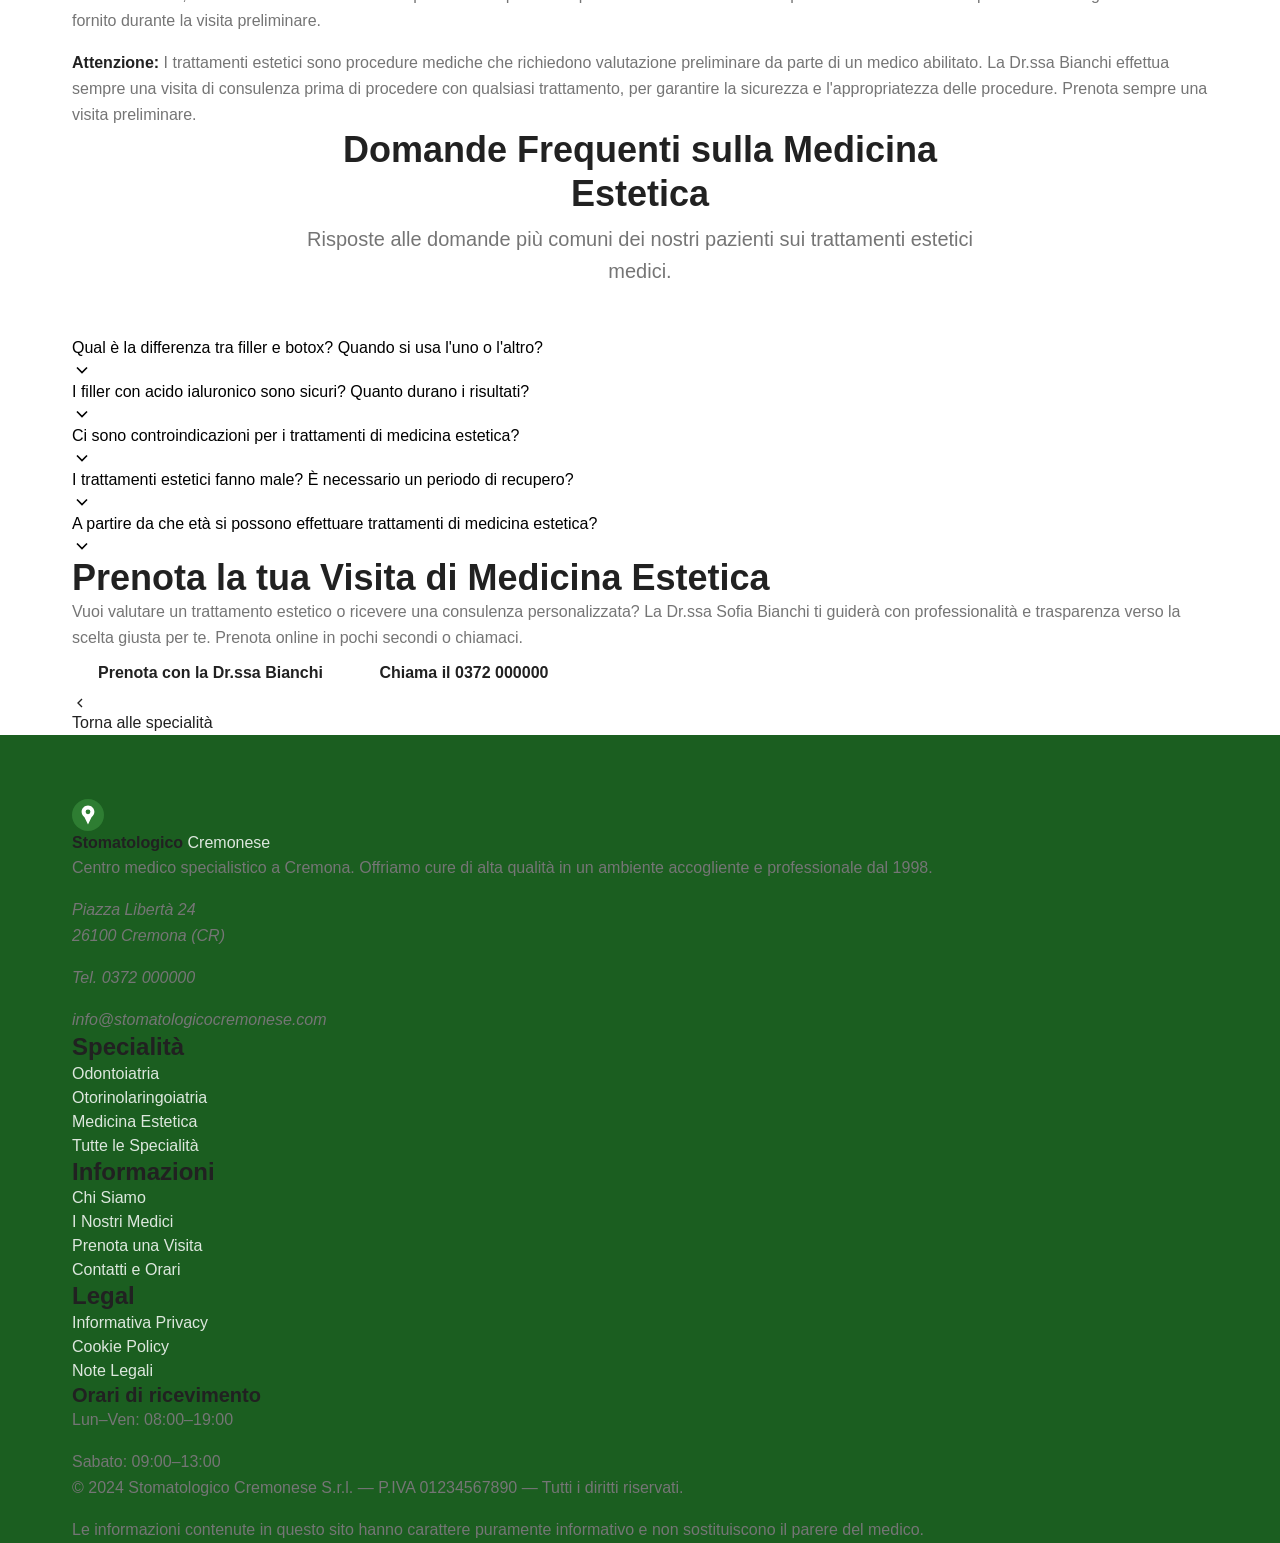
<file: pages/specialties/medicina-estetica.html>
<!DOCTYPE html>
<html lang="it">
<head>
  <meta charset="UTF-8" />
  <meta name="viewport" content="width=device-width, initial-scale=1.0" />
  <title>Medicina Estetica a Cremona | Trattamenti Viso e Corpo | Stomatologico Cremonese</title>
  <meta name="description" content="Medicina estetica a Cremona. Filler, botox, trattamenti ringiovanimento viso. Specialista certificata. Prenota online. Piazza Libertà 24." />
  <link rel="canonical" href="https://www.stomatologicocremonese.com/specialita/medicina-estetica/" />
  <meta property="og:type" content="website" />
  <meta property="og:title" content="Medicina Estetica a Cremona | Stomatologico Cremonese" />
  <meta property="og:description" content="Medicina estetica a Cremona. Filler, botox, trattamenti ringiovanimento viso. Specialista certificata. Prenota online." />
  <meta property="og:url" content="https://www.stomatologicocremonese.com/specialita/medicina-estetica/" />
  <meta name="robots" content="index, follow" />
  <link rel="stylesheet" href="/css/style.css" />

  <!-- JSON-LD Structured Data -->
  <script type="application/ld+json">
  [
    {
      "@context": "https://schema.org",
      "@type": "MedicalClinic",
      "name": "Stomatologico Cremonese — Medicina Estetica",
      "description": "Trattamenti di medicina estetica a Cremona: filler con acido ialuronico, tossina botulinica, peeling chimico, biorivitalizzazione e trattamenti di ringiovanimento del viso.",
      "url": "https://www.stomatologicocremonese.com/specialita/medicina-estetica/",
      "telephone": "+39 0372 000000",
      "address": {
        "@type": "PostalAddress",
        "streetAddress": "Piazza Libertà 24",
        "addressLocality": "Cremona",
        "addressRegion": "CR",
        "postalCode": "26100",
        "addressCountry": "IT"
      },
      "openingHours": ["Mo-Fr 08:00-19:00", "Sa 09:00-13:00"],
      "availableService": [
        {"@type": "MedicalProcedure", "name": "Visita Medico Estetica"},
        {"@type": "MedicalProcedure", "name": "Filler con Acido Ialuronico"},
        {"@type": "MedicalProcedure", "name": "Tossina Botulinica (Botox)"},
        {"@type": "MedicalProcedure", "name": "Peeling Chimico"},
        {"@type": "MedicalProcedure", "name": "Biorivitalizzazione"},
        {"@type": "MedicalProcedure", "name": "Trattamento Macchie Cutanee"},
        {"@type": "MedicalProcedure", "name": "Rimodellamento del Viso"}
      ]
    },
    {
      "@context": "https://schema.org",
      "@type": "Physician",
      "name": "Dr.ssa Sofia Bianchi",
      "description": "Specialista in Medicina Estetica e Dermatologia Estetica, con formazione certificata in filler, tossina botulinica e tecniche di ringiovanimento del viso.",
      "medicalSpecialty": "Aesthetic Medicine",
      "worksFor": {
        "@type": "MedicalClinic",
        "name": "Stomatologico Cremonese",
        "address": {
          "@type": "PostalAddress",
          "streetAddress": "Piazza Libertà 24",
          "addressLocality": "Cremona",
          "postalCode": "26100",
          "addressCountry": "IT"
        }
      }
    }
  ]
  </script>
</head>
<body>

  <!-- ============================================================
       COOKIE CONSENT BANNER
  ============================================================ -->
  <div id="cookie-banner" class="cookie-banner" role="dialog" aria-live="polite" aria-label="Consenso cookie" aria-describedby="cookie-banner-text" hidden>
    <div class="cookie-banner__inner container">
      <p id="cookie-banner-text" class="cookie-banner__text">
        Questo sito utilizza cookie tecnici e, previo consenso, cookie analitici e di profilazione.
        Consulta la nostra <a href="/privacy-policy/">Privacy Policy</a> e la
        <a href="/cookie-policy/">Cookie Policy</a>.
      </p>
      <div class="cookie-banner__actions">
        <button id="cookie-accept-all" class="btn btn--primary btn--sm">Accetta Tutti</button>
        <button id="cookie-accept-necessary" class="btn btn--outline btn--sm">Solo Necessari</button>
        <a href="/cookie-policy/" class="btn btn--ghost btn--sm">Gestisci Preferenze</a>
      </div>
    </div>
  </div>

  <!-- ============================================================
       HEADER
  ============================================================ -->
  <header class="site-header" role="banner">
    <div class="container">
      <div class="site-header__inner">

        <!-- Logo -->
        <a href="/" class="site-header__logo" aria-label="Stomatologico Cremonese - Homepage">
          <span class="site-header__logo-icon" aria-hidden="true">
            <svg width="40" height="40" viewBox="0 0 40 40" fill="none" xmlns="http://www.w3.org/2000/svg">
              <circle cx="20" cy="20" r="20" fill="#2E7D32"/>
              <path d="M12 16c0-4.4 3.6-8 8-8s8 3.6 8 8c0 2.8-1.4 5.2-3.6 6.7L20 32l-4.4-9.3C13.4 21.2 12 18.8 12 16z" fill="#fff"/>
              <circle cx="20" cy="16" r="3" fill="#2E7D32"/>
            </svg>
          </span>
          <span class="site-header__logo-text">
            <strong>Stomatologico</strong> Cremonese
          </span>
        </a>

        <!-- Mobile menu toggle -->
        <button class="site-header__menu-toggle" id="menu-toggle" aria-expanded="false" aria-controls="main-nav" aria-label="Apri menu di navigazione">
          <span class="hamburger-bar"></span>
          <span class="hamburger-bar"></span>
          <span class="hamburger-bar"></span>
        </button>

        <!-- Main navigation -->
        <nav class="main-nav" id="main-nav" role="navigation" aria-label="Navigazione principale">
          <ul class="main-nav__list">
            <li class="main-nav__item"><a href="/" class="main-nav__link">Home</a></li>
            <li class="main-nav__item main-nav__item--has-dropdown">
              <a href="/specialita/" class="main-nav__link main-nav__link--active" aria-current="page">Specialità</a>
              <ul class="main-nav__dropdown">
                <li><a href="/specialita/odontoiatria/" class="main-nav__dropdown-link">Odontoiatria</a></li>
                <li><a href="/specialita/otorinolaringoiatria/" class="main-nav__dropdown-link">Otorinolaringoiatria</a></li>
                <li><a href="/specialita/medicina-estetica/" class="main-nav__dropdown-link">Medicina Estetica</a></li>
              </ul>
            </li>
            <li class="main-nav__item"><a href="/medici/" class="main-nav__link">I Nostri Medici</a></li>
            <li class="main-nav__item"><a href="/chi-siamo/" class="main-nav__link">Chi Siamo</a></li>
            <li class="main-nav__item"><a href="/contatti/" class="main-nav__link">Contatti</a></li>
          </ul>
          <a href="/pages/prenota.html" class="btn btn--primary main-nav__cta">Prenota Visita</a>
        </nav>

      </div>
    </div>
  </header>

  <main id="main-content">

    <!-- ============================================================
         BREADCRUMB
    ============================================================ -->
    <nav class="breadcrumb" aria-label="Percorso di navigazione">
      <div class="container">
        <ol class="breadcrumb__list" itemscope itemtype="https://schema.org/BreadcrumbList">
          <li class="breadcrumb__item" itemprop="itemListElement" itemscope itemtype="https://schema.org/ListItem">
            <a href="/" class="breadcrumb__link" itemprop="item"><span itemprop="name">Home</span></a>
            <meta itemprop="position" content="1" />
          </li>
          <li class="breadcrumb__item" aria-hidden="true"><span class="breadcrumb__separator">›</span></li>
          <li class="breadcrumb__item" itemprop="itemListElement" itemscope itemtype="https://schema.org/ListItem">
            <a href="/specialita/" class="breadcrumb__link" itemprop="item"><span itemprop="name">Specialità</span></a>
            <meta itemprop="position" content="2" />
          </li>
          <li class="breadcrumb__item" aria-hidden="true"><span class="breadcrumb__separator">›</span></li>
          <li class="breadcrumb__item breadcrumb__item--current" itemprop="itemListElement" itemscope itemtype="https://schema.org/ListItem">
            <span itemprop="name">Medicina Estetica</span>
            <meta itemprop="position" content="3" />
          </li>
        </ol>
      </div>
    </nav>

    <!-- ============================================================
         HERO
    ============================================================ -->
    <section class="page-hero page-hero--estetica" aria-labelledby="hero-title">
      <div class="container">
        <div class="page-hero__content">
          <span class="page-hero__badge">Specialità Medica</span>
          <h1 class="page-hero__title" id="hero-title">Medicina Estetica a Cremona</h1>
          <p class="page-hero__subtitle">
            Presso lo Stomatologico Cremonese la Dr.ssa Sofia Bianchi offre trattamenti di medicina estetica certificati, personalizzati sulle caratteristiche di ogni paziente. Un approccio scientifico e naturale per valorizzare la tua bellezza, correggere gli inestetismi e ritrovare fiducia in te stesso in massima sicurezza.
          </p>
          <div class="page-hero__actions">
            <a href="/pages/prenota.html?specialty=medicina-estetica&doctor=dr-bianchi" class="btn btn--primary btn--lg">Prenota con la Dr.ssa Bianchi</a>
            <a href="/contatti/" class="btn btn--outline btn--lg">Contattaci</a>
          </div>
          <div class="page-hero__meta">
            <span class="page-hero__meta-item">
              <svg width="16" height="16" viewBox="0 0 24 24" fill="none" stroke="currentColor" stroke-width="2" aria-hidden="true"><path d="M21 10c0 7-9 13-9 13s-9-6-9-13a9 9 0 0118 0z"/><circle cx="12" cy="10" r="3"/></svg>
              Piazza Libertà 24, Cremona
            </span>
            <span class="page-hero__meta-item">
              <svg width="16" height="16" viewBox="0 0 24 24" fill="none" stroke="currentColor" stroke-width="2" aria-hidden="true"><rect x="3" y="4" width="18" height="18" rx="2"/><line x1="16" y1="2" x2="16" y2="6"/><line x1="8" y1="2" x2="8" y2="6"/><line x1="3" y1="10" x2="21" y2="10"/></svg>
              Visite su appuntamento
            </span>
            <span class="page-hero__meta-item">
              <svg width="16" height="16" viewBox="0 0 24 24" fill="none" stroke="currentColor" stroke-width="2" aria-hidden="true"><path d="M22 16.92v3a2 2 0 01-2.18 2 19.79 19.79 0 01-8.63-3.07A19.5 19.5 0 013.07 9.81a19.79 19.79 0 01-3.07-8.68A2 2 0 012 .9h3a2 2 0 012 1.72c.127.96.361 1.903.7 2.81a2 2 0 01-.45 2.11L6.09 8.91a16 16 0 006 6l1.27-1.27a2 2 0 012.11-.45c.907.339 1.85.573 2.81.7A2 2 0 0122 16.92z"/></svg>
              Tel. 0372 000000
            </span>
          </div>
        </div>
      </div>
    </section>

    <!-- ============================================================
         MEDICAL DISCLAIMER
    ============================================================ -->
    <div class="medical-disclaimer" role="note" aria-label="Avviso medico importante">
      <div class="container">
        <div class="medical-disclaimer__inner">
          <svg width="20" height="20" viewBox="0 0 24 24" fill="none" stroke="currentColor" stroke-width="2" aria-hidden="true"><circle cx="12" cy="12" r="10"/><line x1="12" y1="8" x2="12" y2="12"/><line x1="12" y1="16" x2="12.01" y2="16"/></svg>
          <p><strong>Informazione importante:</strong> I trattamenti estetici sono procedure mediche. Prenota sempre una visita preliminare con la Dr.ssa Bianchi per valutare l'idoneità al trattamento, discutere obiettivi e aspettative e ricevere informazioni complete su benefici e possibili rischi.</p>
        </div>
      </div>
    </div>

    <!-- ============================================================
         SERVICES
    ============================================================ -->
    <section class="services-section" aria-labelledby="services-title">
      <div class="container">
        <div class="section-header">
          <h2 class="section-title" id="services-title">I Nostri Trattamenti Estetici</h2>
          <p class="section-subtitle">Trattamenti non chirurgici di medicina estetica eseguiti in ambiente medico certificato, con prodotti di alta qualità e massima attenzione alla sicurezza del paziente.</p>
        </div>

        <div class="services-grid">

          <article class="service-card" aria-labelledby="svc-visita-title">
            <div class="service-card__icon" aria-hidden="true">
              <svg width="32" height="32" viewBox="0 0 24 24" fill="none" stroke="currentColor" stroke-width="1.5"><path d="M20.84 4.61a5.5 5.5 0 00-7.78 0L12 5.67l-1.06-1.06a5.5 5.5 0 00-7.78 7.78l1.06 1.06L12 21.23l7.78-7.78 1.06-1.06a5.5 5.5 0 000-7.78z"/></svg>
            </div>
            <h3 class="service-card__title" id="svc-visita-title">Visita Medico Estetica</h3>
            <p class="service-card__desc">Consulenza personalizzata con la Dr.ssa Bianchi per analizzare le caratteristiche del viso, comprendere le aspettative del paziente e definire il piano di trattamento più adatto. Obbligatoria prima di qualsiasi procedura estetica.</p>
            <a href="/pages/prenota.html?specialty=medicina-estetica&service=visita" class="service-card__link">Prenota ora <span aria-hidden="true">→</span></a>
          </article>

          <article class="service-card" aria-labelledby="svc-filler-title">
            <div class="service-card__icon" aria-hidden="true">
              <svg width="32" height="32" viewBox="0 0 24 24" fill="none" stroke="currentColor" stroke-width="1.5"><path d="M12 2C6.48 2 2 6.48 2 12s4.48 10 10 10 10-4.48 10-10S17.52 2 12 2z"/><path d="M8 14s1.5 2 4 2 4-2 4-2"/><line x1="9" y1="9" x2="9.01" y2="9"/><line x1="15" y1="9" x2="15.01" y2="9"/></svg>
            </div>
            <h3 class="service-card__title" id="svc-filler-title">Filler con Acido Ialuronico</h3>
            <p class="service-card__desc">Iniezioni di acido ialuronico per riempire rughe profonde (rughe naso-labiali, rughe del sorriso), aumentare il volume delle labbra, correggere le occhiaie e ridefinire i contorni del viso. Risultati naturali, duraturi fino a 12-18 mesi, completamente reversibili.</p>
            <a href="/pages/prenota.html?specialty=medicina-estetica&service=filler" class="service-card__link">Prenota ora <span aria-hidden="true">→</span></a>
          </article>

          <article class="service-card" aria-labelledby="svc-botox-title">
            <div class="service-card__icon" aria-hidden="true">
              <svg width="32" height="32" viewBox="0 0 24 24" fill="none" stroke="currentColor" stroke-width="1.5"><path d="M12 3v1m0 16v1M4.22 4.22l.71.71m12.73 12.73l.71.71M3 12h1m16 0h1M4.22 19.78l.71-.71M18.36 5.64l.71-.71"/><circle cx="12" cy="12" r="5"/></svg>
            </div>
            <h3 class="service-card__title" id="svc-botox-title">Tossina Botulinica (Botox)</h3>
            <p class="service-card__desc">Trattamento con tossina botulinica purificata per ridurre le rughe dinamiche causate dall'espressività facciale: rughe della fronte, rughe glabellari (rughe del leone) e zampe di gallina. Risultati visibili dopo 5-7 giorni, effetto che dura mediamente 4-6 mesi.</p>
            <a href="/pages/prenota.html?specialty=medicina-estetica&service=botox" class="service-card__link">Prenota ora <span aria-hidden="true">→</span></a>
          </article>

          <article class="service-card" aria-labelledby="svc-peeling-title">
            <div class="service-card__icon" aria-hidden="true">
              <svg width="32" height="32" viewBox="0 0 24 24" fill="none" stroke="currentColor" stroke-width="1.5"><circle cx="12" cy="12" r="10"/><path d="M8 14s1.5 2 4 2 4-2 4-2"/><line x1="9" y1="9" x2="9.01" y2="9"/><line x1="15" y1="9" x2="15.01" y2="9"/></svg>
            </div>
            <h3 class="service-card__title" id="svc-peeling-title">Peeling Chimico</h3>
            <p class="service-card__desc">Applicazione di sostanze chimiche esfolianti (acido glicolico, acido tricloroacetico, acido mandorlo) per rinnovare lo strato superficiale della pelle. Indicato per rughe superficiali, macchie, discromie, acne e cicatrici. Disponibile in formulazioni superficiali, medie e profonde in base alle esigenze.</p>
            <a href="/pages/prenota.html?specialty=medicina-estetica&service=peeling" class="service-card__link">Prenota ora <span aria-hidden="true">→</span></a>
          </article>

          <article class="service-card" aria-labelledby="svc-bioriviatal-title">
            <div class="service-card__icon" aria-hidden="true">
              <svg width="32" height="32" viewBox="0 0 24 24" fill="none" stroke="currentColor" stroke-width="1.5"><path d="M22 12h-4l-3 9L9 3l-3 9H2"/></svg>
            </div>
            <h3 class="service-card__title" id="svc-bioriviatal-title">Biorivitalizzazione</h3>
            <p class="service-card__desc">Microiniezioni di acido ialuronico non reticolato, vitamine, aminoacidi e antiossidanti direttamente nel derma per idratare in profondità, migliorare l'elasticità cutanea e stimolare la produzione di collagene. Ideale per pelle secca, spenta o per rallentare il fotoaging.</p>
            <a href="/pages/prenota.html?specialty=medicina-estetica&service=biorivitalizzazione" class="service-card__link">Prenota ora <span aria-hidden="true">→</span></a>
          </article>

          <article class="service-card" aria-labelledby="svc-macchie-title">
            <div class="service-card__icon" aria-hidden="true">
              <svg width="32" height="32" viewBox="0 0 24 24" fill="none" stroke="currentColor" stroke-width="1.5"><circle cx="11" cy="11" r="8"/><line x1="21" y1="21" x2="16.65" y2="16.65"/></svg>
            </div>
            <h3 class="service-card__title" id="svc-macchie-title">Trattamento Macchie Cutanee</h3>
            <p class="service-card__desc">Protocolli combinati per la riduzione di macchie cutanee da sole (lentiggini, cheratosi seborroiche), melasma, cloasma gravidico e iperpigmentazioni post-infiammatorie. Approccio personalizzato con peeling chimici, prodotti depigmentanti medici e schermo solare ad alta protezione.</p>
            <a href="/pages/prenota.html?specialty=medicina-estetica&service=macchie" class="service-card__link">Prenota ora <span aria-hidden="true">→</span></a>
          </article>

          <article class="service-card" aria-labelledby="svc-rimodel-title">
            <div class="service-card__icon" aria-hidden="true">
              <svg width="32" height="32" viewBox="0 0 24 24" fill="none" stroke="currentColor" stroke-width="1.5"><path d="M20.84 4.61a5.5 5.5 0 00-7.78 0L12 5.67l-1.06-1.06a5.5 5.5 0 00-7.78 7.78l1.06 1.06L12 21.23l7.78-7.78 1.06-1.06a5.5 5.5 0 000-7.78z"/><path d="M12 5.67s0 3 3 3"/></svg>
            </div>
            <h3 class="service-card__title" id="svc-rimodel-title">Rimodellamento del Viso</h3>
            <p class="service-card__desc">Trattamento integrato con filler e tossina botulinica per riequilibrare le proporzioni del viso, ridefinire l'ovale, correggere l'asimmetria del mento o delle labbra e ridurre l'aspetto cadente degli zigomi. Piano di trattamento studiato in modo globale per risultati armoniosi e naturali.</p>
            <a href="/pages/prenota.html?specialty=medicina-estetica&service=rimodellamento" class="service-card__link">Prenota ora <span aria-hidden="true">→</span></a>
          </article>

        </div>
      </div>
    </section>

    <!-- ============================================================
         DOCTOR SECTION
    ============================================================ -->
    <section class="doctor-section" aria-labelledby="doctor-title">
      <div class="container">
        <div class="section-header">
          <h2 class="section-title" id="doctor-title">La Tua Specialista in Medicina Estetica</h2>
          <p class="section-subtitle">Esperienza, certificazioni e un approccio etico che mette sempre al primo posto la sicurezza e il benessere del paziente.</p>
        </div>

        <div class="doctor-card doctor-card--featured">
          <div class="doctor-card__avatar" aria-hidden="true">
            <div class="doctor-card__avatar-placeholder">
              <svg width="64" height="64" viewBox="0 0 24 24" fill="none" stroke="currentColor" stroke-width="1"><path d="M20 21v-2a4 4 0 00-4-4H8a4 4 0 00-4 4v2"/><circle cx="12" cy="7" r="4"/></svg>
            </div>
          </div>
          <div class="doctor-card__body">
            <div class="doctor-card__header">
              <h3 class="doctor-card__name">Dr.ssa Sofia Bianchi</h3>
              <span class="doctor-card__specialty">Specialista in Medicina Estetica</span>
            </div>
            <p class="doctor-card__bio">
              La Dr.ssa Sofia Bianchi è medico chirurgo specializzata in Dermatologia e Venereologia, con una formazione avanzata certificata in medicina estetica non chirurgica. Laureata presso l'Università degli Studi di Bologna e specializzata all'Università di Milano, ha poi completato un percorso di alta formazione in tecniche iniettive (filler e tossina botulinica) presso centri di eccellenza europei. Da oltre 10 anni dedica la propria attività professionale ai trattamenti di ringiovanimento e rimodellamento del viso, con un'etica clinica fondata sulla naturalezza dei risultati e sulla totale trasparenza con il paziente. Non effettua trattamenti che non ritiene appropriati o sicuri, e persegue sempre il minimo intervento efficace. Relatrice in convegni di medicina estetica e autrice di pubblicazioni scientifiche su riviste del settore.
            </p>
            <ul class="doctor-card__credentials" aria-label="Credenziali del medico">
              <li class="doctor-card__credential">
                <svg width="16" height="16" viewBox="0 0 24 24" fill="none" stroke="currentColor" stroke-width="2" aria-hidden="true"><polyline points="20 6 9 17 4 12"/></svg>
                Laurea in Medicina e Chirurgia — Università degli Studi di Bologna
              </li>
              <li class="doctor-card__credential">
                <svg width="16" height="16" viewBox="0 0 24 24" fill="none" stroke="currentColor" stroke-width="2" aria-hidden="true"><polyline points="20 6 9 17 4 12"/></svg>
                Specializzazione in Dermatologia e Venereologia — Università degli Studi di Milano
              </li>
              <li class="doctor-card__credential">
                <svg width="16" height="16" viewBox="0 0 24 24" fill="none" stroke="currentColor" stroke-width="2" aria-hidden="true"><polyline points="20 6 9 17 4 12"/></svg>
                Certificazione in Tecniche Iniettive Avanzate (filler e tossina botulinica)
              </li>
              <li class="doctor-card__credential">
                <svg width="16" height="16" viewBox="0 0 24 24" fill="none" stroke="currentColor" stroke-width="2" aria-hidden="true"><polyline points="20 6 9 17 4 12"/></svg>
                Membro della Società Italiana di Medicina Estetica (SIME)
              </li>
              <li class="doctor-card__credential">
                <svg width="16" height="16" viewBox="0 0 24 24" fill="none" stroke="currentColor" stroke-width="2" aria-hidden="true"><polyline points="20 6 9 17 4 12"/></svg>
                Oltre 10 anni di esperienza clinica in medicina estetica
              </li>
            </ul>
            <a href="/pages/prenota.html?specialty=medicina-estetica&doctor=dr-bianchi" class="btn btn--primary">Prenota con la Dr.ssa Bianchi</a>
          </div>
        </div>
      </div>
    </section>

    <!-- ============================================================
         PRICING TABLE
    ============================================================ -->
    <section class="pricing-section" aria-labelledby="pricing-title">
      <div class="container">
        <div class="section-header">
          <h2 class="section-title" id="pricing-title">Tariffe dei Trattamenti Estetici</h2>
          <p class="section-subtitle">Trasparenza totale sui costi. Riceverai sempre un preventivo dettagliato durante la visita preliminare, senza impegni.</p>
        </div>

        <div class="pricing-table-wrapper" role="region" aria-label="Tabella dei prezzi">
          <table class="pricing-table">
            <caption class="pricing-table__caption">Listino prezzi trattamenti di medicina estetica</caption>
            <thead>
              <tr>
                <th scope="col" class="pricing-table__th pricing-table__th--service">Trattamento</th>
                <th scope="col" class="pricing-table__th pricing-table__th--desc">Descrizione</th>
                <th scope="col" class="pricing-table__th pricing-table__th--price">Tariffa</th>
                <th scope="col" class="pricing-table__th pricing-table__th--action">Prenota</th>
              </tr>
            </thead>
            <tbody>
              <tr class="pricing-table__row">
                <td class="pricing-table__service">Visita Medico Estetica</td>
                <td class="pricing-table__desc">Consulenza personalizzata, analisi del viso e definizione del piano di trattamento</td>
                <td class="pricing-table__price"><span class="price-tag">€ 70</span></td>
                <td class="pricing-table__action"><a href="/pages/prenota.html?specialty=medicina-estetica&service=visita" class="btn btn--sm btn--outline">Prenota</a></td>
              </tr>
              <tr class="pricing-table__row pricing-table__row--alt">
                <td class="pricing-table__service">Filler Acido Ialuronico</td>
                <td class="pricing-table__desc">Trattamento filler per labbra, rughe naso-labiali o rimodellamento (prezzo per siringa)</td>
                <td class="pricing-table__price"><span class="price-tag">da € 200</span></td>
                <td class="pricing-table__action"><a href="/pages/prenota.html?specialty=medicina-estetica&service=filler" class="btn btn--sm btn--outline">Prenota</a></td>
              </tr>
              <tr class="pricing-table__row">
                <td class="pricing-table__service">Tossina Botulinica</td>
                <td class="pricing-table__desc">Trattamento botox per rughe dinamiche (fronte, glabella, zampe di gallina)</td>
                <td class="pricing-table__price"><span class="price-tag">da € 180</span></td>
                <td class="pricing-table__action"><a href="/pages/prenota.html?specialty=medicina-estetica&service=botox" class="btn btn--sm btn--outline">Prenota</a></td>
              </tr>
              <tr class="pricing-table__row pricing-table__row--alt">
                <td class="pricing-table__service">Peeling Chimico</td>
                <td class="pricing-table__desc">Peeling superficiale o medio per rinnovamento cutaneo, macchie e rughe fini</td>
                <td class="pricing-table__price"><span class="price-tag">da € 120</span></td>
                <td class="pricing-table__action"><a href="/pages/prenota.html?specialty=medicina-estetica&service=peeling" class="btn btn--sm btn--outline">Prenota</a></td>
              </tr>
              <tr class="pricing-table__row">
                <td class="pricing-table__service">Biorivitalizzazione</td>
                <td class="pricing-table__desc">Protocollo di idratazione profonda e stimolazione del collagene (ciclo di 3 sedute consigliato)</td>
                <td class="pricing-table__price"><span class="price-tag">da € 150</span></td>
                <td class="pricing-table__action"><a href="/pages/prenota.html?specialty=medicina-estetica&service=biorivitalizzazione" class="btn btn--sm btn--outline">Prenota</a></td>
              </tr>
            </tbody>
          </table>
        </div>
        <p class="pricing-note">
          <svg width="16" height="16" viewBox="0 0 24 24" fill="none" stroke="currentColor" stroke-width="2" aria-hidden="true"><circle cx="12" cy="12" r="10"/><line x1="12" y1="8" x2="12" y2="12"/><line x1="12" y1="16" x2="12.01" y2="16"/></svg>
          Prezzi indicativi, IVA inclusa. Il costo definitivo dipende dalla quantità di prodotto utilizzata e dalla complessità del trattamento. Il preventivo dettagliato viene fornito durante la visita preliminare.
        </p>

        <!-- Medical procedure disclaimer -->
        <div class="pricing-disclaimer" role="note">
          <p>
            <strong>Attenzione:</strong> I trattamenti estetici sono procedure mediche che richiedono valutazione preliminare da parte di un medico abilitato. La Dr.ssa Bianchi effettua sempre una visita di consulenza prima di procedere con qualsiasi trattamento, per garantire la sicurezza e l'appropriatezza delle procedure. Prenota sempre una visita preliminare.
          </p>
        </div>
      </div>
    </section>

    <!-- ============================================================
         FAQ
    ============================================================ -->
    <section class="faq-section" aria-labelledby="faq-title">
      <div class="container">
        <div class="section-header">
          <h2 class="section-title" id="faq-title">Domande Frequenti sulla Medicina Estetica</h2>
          <p class="section-subtitle">Risposte alle domande più comuni dei nostri pazienti sui trattamenti estetici medici.</p>
        </div>

        <div class="faq-list" role="list">

          <div class="faq-item" role="listitem">
            <button class="faq-item__question" aria-expanded="false" aria-controls="faq-1">
              Qual è la differenza tra filler e botox? Quando si usa l'uno o l'altro?
              <svg class="faq-item__icon" width="20" height="20" viewBox="0 0 24 24" fill="none" stroke="currentColor" stroke-width="2" aria-hidden="true"><polyline points="6 9 12 15 18 9"/></svg>
            </button>
            <div class="faq-item__answer" id="faq-1" hidden>
              <p>Filler e tossina botulinica (botox) sono due trattamenti diversi che agiscono su meccanismi differenti. Il <strong>botox</strong> rilassa i muscoli che causano le rughe dinamiche — quelle che si formano con l'espressività del viso, come le rughe della fronte, le rughe tra le sopracciglia (rughe del leone) e le zampe di gallina. Il <strong>filler</strong>, invece, aggiunge volume nelle zone dove si è perso tessuto o dove si vuole correggere un contorno: rughe naso-labiali profonde, labbra, zigomi, solchi sottorbitali e mento. Spesso i due trattamenti vengono combinati in un piano integrato per ottenere risultati più armoniosi e completi.</p>
            </div>
          </div>

          <div class="faq-item" role="listitem">
            <button class="faq-item__question" aria-expanded="false" aria-controls="faq-2">
              I filler con acido ialuronico sono sicuri? Quanto durano i risultati?
              <svg class="faq-item__icon" width="20" height="20" viewBox="0 0 24 24" fill="none" stroke="currentColor" stroke-width="2" aria-hidden="true"><polyline points="6 9 12 15 18 9"/></svg>
            </button>
            <div class="faq-item__answer" id="faq-2" hidden>
              <p>I filler a base di acido ialuronico sono considerati sicuri quando somministrati da medici qualificati, in quanto l'acido ialuronico è una sostanza naturalmente presente nel nostro organismo. I rischi di reazioni allergiche sono molto bassi. Il trattamento è completamente reversibile: in caso di risultati insoddisfacenti o di complicanze, è possibile sciogliere il filler iniettando ialurodinasi. I risultati durano mediamente da 9 a 18 mesi a seconda della zona trattata e del tipo di prodotto utilizzato. L'area delle labbra tende a riassorbire il prodotto più rapidamente, mentre le zone meno mobili mantengono l'effetto più a lungo.</p>
            </div>
          </div>

          <div class="faq-item" role="listitem">
            <button class="faq-item__question" aria-expanded="false" aria-controls="faq-3">
              Ci sono controindicazioni per i trattamenti di medicina estetica?
              <svg class="faq-item__icon" width="20" height="20" viewBox="0 0 24 24" fill="none" stroke="currentColor" stroke-width="2" aria-hidden="true"><polyline points="6 9 12 15 18 9"/></svg>
            </button>
            <div class="faq-item__answer" id="faq-3" hidden>
              <p>Alcune condizioni rappresentano controindicazioni assolute o relative ai trattamenti estetici. In generale sono controindicate in caso di <strong>gravidanza e allattamento</strong>, malattie autoimmuni attive, infezioni cutanee in atto nella zona da trattare, allergie note ai componenti del prodotto e alcune patologie neuromuscolari (per il botox). Farmaci anticoagulanti o antiaggreganti richiedono una valutazione attenta. È per questo che la visita preliminare con la Dr.ssa Bianchi è sempre necessaria: consente di identificare qualsiasi controindicazione e di adattare il piano di trattamento in modo sicuro.</p>
            </div>
          </div>

          <div class="faq-item" role="listitem">
            <button class="faq-item__question" aria-expanded="false" aria-controls="faq-4">
              I trattamenti estetici fanno male? È necessario un periodo di recupero?
              <svg class="faq-item__icon" width="20" height="20" viewBox="0 0 24 24" fill="none" stroke="currentColor" stroke-width="2" aria-hidden="true"><polyline points="6 9 12 15 18 9"/></svg>
            </button>
            <div class="faq-item__answer" id="faq-4" hidden>
              <p>La maggior parte dei trattamenti di medicina estetica ambulatoriali è minimamente invasiva e ben tollerata. I filler e le iniezioni di botox vengono eseguiti con aghi molto sottili; si può avvertire una leggera sensazione di puntura e, nelle ore successive, comparsa di piccoli ematomi o gonfiore nella zona trattata, che si risolvono spontaneamente in 3-7 giorni. Il peeling chimico può causare arrossamento e desquamazione per alcuni giorni, a seconda della profondità. In nessun caso è richiesta ospedalizzazione. Subito dopo il trattamento si raccomanda di evitare esposizione solare diretta, calore intenso e attività fisica pesante per 24-48 ore.</p>
            </div>
          </div>

          <div class="faq-item" role="listitem">
            <button class="faq-item__question" aria-expanded="false" aria-controls="faq-5">
              A partire da che età si possono effettuare trattamenti di medicina estetica?
              <svg class="faq-item__icon" width="20" height="20" viewBox="0 0 24 24" fill="none" stroke="currentColor" stroke-width="2" aria-hidden="true"><polyline points="6 9 12 15 18 9"/></svg>
            </button>
            <div class="faq-item__answer" id="faq-5" hidden>
              <p>In Italia i trattamenti di medicina estetica con sostanze iniettabili sono riservati a persone maggiorenni (18 anni compiuti). La maggior parte dei trattamenti preventivi e di ringiovanimento si rivolgono a pazienti tra i 25 e i 65 anni, ma non esiste una soglia superiore: ciò che conta è lo stato di salute generale e la valutazione medica dell'appropriatezza del trattamento. La Dr.ssa Bianchi adotta un approccio etico: non esegue trattamenti eccessivi o non indicati, e porta sempre il paziente a comprendere pienamente le aspettative realistiche del trattamento scelto.</p>
            </div>
          </div>

        </div>
      </div>
    </section>

    <!-- ============================================================
         CTA SECTION
    ============================================================ -->
    <section class="cta-section" aria-labelledby="cta-title">
      <div class="container">
        <div class="cta-box">
          <div class="cta-box__content">
            <h2 class="cta-box__title" id="cta-title">Prenota la tua Visita di Medicina Estetica</h2>
            <p class="cta-box__text">Vuoi valutare un trattamento estetico o ricevere una consulenza personalizzata? La Dr.ssa Sofia Bianchi ti guiderà con professionalità e trasparenza verso la scelta giusta per te. Prenota online in pochi secondi o chiamaci.</p>
          </div>
          <div class="cta-box__actions">
            <a href="/pages/prenota.html?specialty=medicina-estetica&doctor=dr-bianchi" class="btn btn--white btn--lg">Prenota con la Dr.ssa Bianchi</a>
            <a href="tel:+390372000000" class="btn btn--outline-white btn--lg">Chiama il 0372 000000</a>
          </div>
        </div>
      </div>
    </section>

    <!-- Back to specialties -->
    <div class="back-link-wrapper">
      <div class="container">
        <a href="/specialita/" class="back-link">
          <svg width="16" height="16" viewBox="0 0 24 24" fill="none" stroke="currentColor" stroke-width="2" aria-hidden="true"><polyline points="15 18 9 12 15 6"/></svg>
          Torna alle specialità
        </a>
      </div>
    </div>

  </main>

  <!-- ============================================================
       FOOTER
  ============================================================ -->
  <footer class="site-footer" role="contentinfo">
    <div class="container">
      <div class="site-footer__grid">

        <!-- Col 1: Info clinica -->
        <div class="site-footer__col site-footer__col--about">
          <a href="/" class="site-footer__logo" aria-label="Stomatologico Cremonese - Homepage">
            <span class="site-header__logo-icon" aria-hidden="true">
              <svg width="32" height="32" viewBox="0 0 40 40" fill="none" xmlns="http://www.w3.org/2000/svg">
                <circle cx="20" cy="20" r="20" fill="#2E7D32"/>
                <path d="M12 16c0-4.4 3.6-8 8-8s8 3.6 8 8c0 2.8-1.4 5.2-3.6 6.7L20 32l-4.4-9.3C13.4 21.2 12 18.8 12 16z" fill="#fff"/>
                <circle cx="20" cy="16" r="3" fill="#2E7D32"/>
              </svg>
            </span>
            <span><strong>Stomatologico</strong> Cremonese</span>
          </a>
          <p class="site-footer__about-text">Centro medico specialistico a Cremona. Offriamo cure di alta qualità in un ambiente accogliente e professionale dal 1998.</p>
          <address class="site-footer__address">
            <p>Piazza Libertà 24<br />26100 Cremona (CR)</p>
            <p><a href="tel:+390372000000">Tel. 0372 000000</a></p>
            <p><a href="mailto:info@stomatologicocremonese.com">info@stomatologicocremonese.com</a></p>
          </address>
        </div>

        <!-- Col 2: Specialità -->
        <div class="site-footer__col">
          <h3 class="site-footer__col-title">Specialità</h3>
          <ul class="site-footer__links">
            <li><a href="/specialita/odontoiatria/">Odontoiatria</a></li>
            <li><a href="/specialita/otorinolaringoiatria/">Otorinolaringoiatria</a></li>
            <li><a href="/specialita/medicina-estetica/">Medicina Estetica</a></li>
            <li><a href="/specialita/">Tutte le Specialità</a></li>
          </ul>
        </div>

        <!-- Col 3: Informazioni -->
        <div class="site-footer__col">
          <h3 class="site-footer__col-title">Informazioni</h3>
          <ul class="site-footer__links">
            <li><a href="/chi-siamo/">Chi Siamo</a></li>
            <li><a href="/medici/">I Nostri Medici</a></li>
            <li><a href="/pages/prenota.html">Prenota una Visita</a></li>
            <li><a href="/contatti/">Contatti e Orari</a></li>
          </ul>
        </div>

        <!-- Col 4: Legal -->
        <div class="site-footer__col">
          <h3 class="site-footer__col-title">Legal</h3>
          <ul class="site-footer__links">
            <li><a href="/privacy-policy/">Informativa Privacy</a></li>
            <li><a href="/cookie-policy/">Cookie Policy</a></li>
            <li><a href="/note-legali/">Note Legali</a></li>
          </ul>
          <div class="site-footer__orari">
            <h4 class="site-footer__orari-title">Orari di ricevimento</h4>
            <p>Lun–Ven: 08:00–19:00</p>
            <p>Sabato: 09:00–13:00</p>
          </div>
        </div>

      </div>

      <div class="site-footer__bottom">
        <p class="site-footer__copyright">© <span id="footer-year">2024</span> Stomatologico Cremonese S.r.l. — P.IVA 01234567890 — Tutti i diritti riservati.</p>
        <p class="site-footer__disclaimer">Le informazioni contenute in questo sito hanno carattere puramente informativo e non sostituiscono il parere del medico.</p>
      </div>
    </div>
  </footer>

  <script src="/js/main.js"></script>
</body>
</html>
</file>
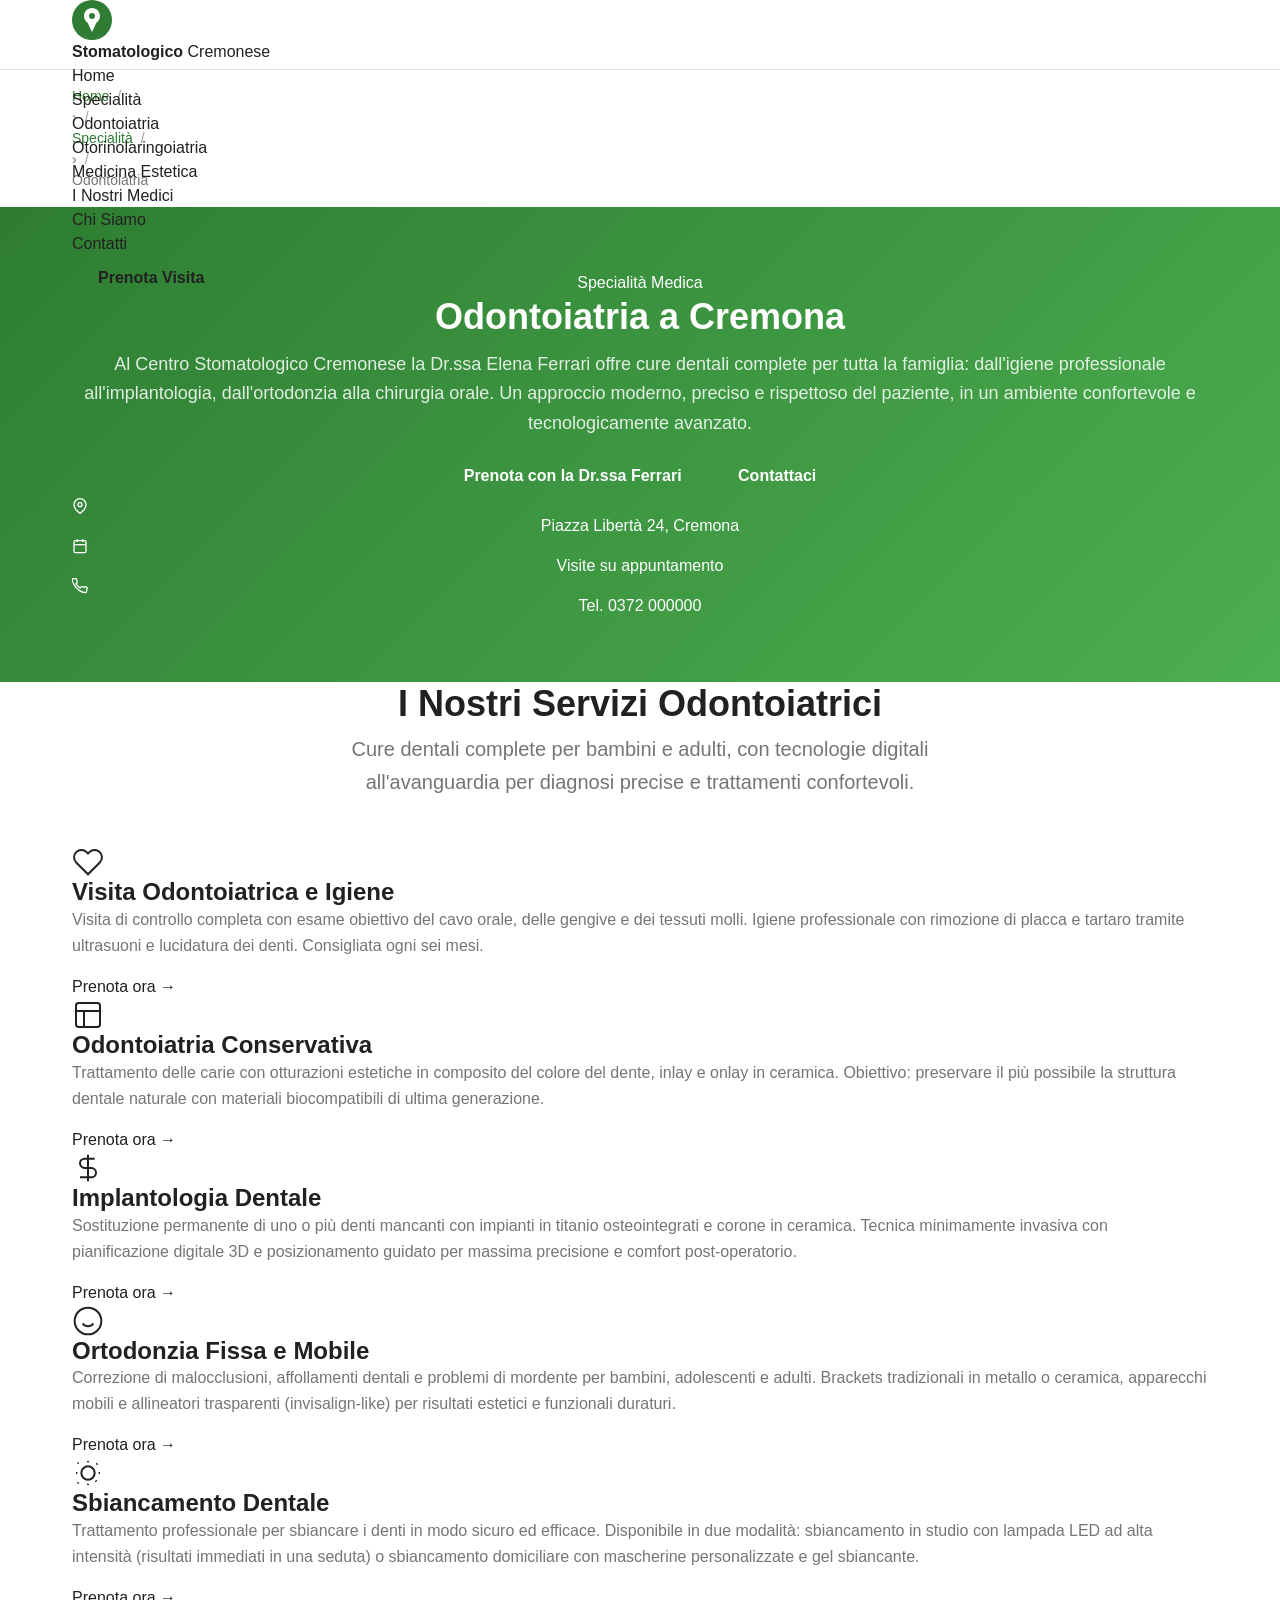
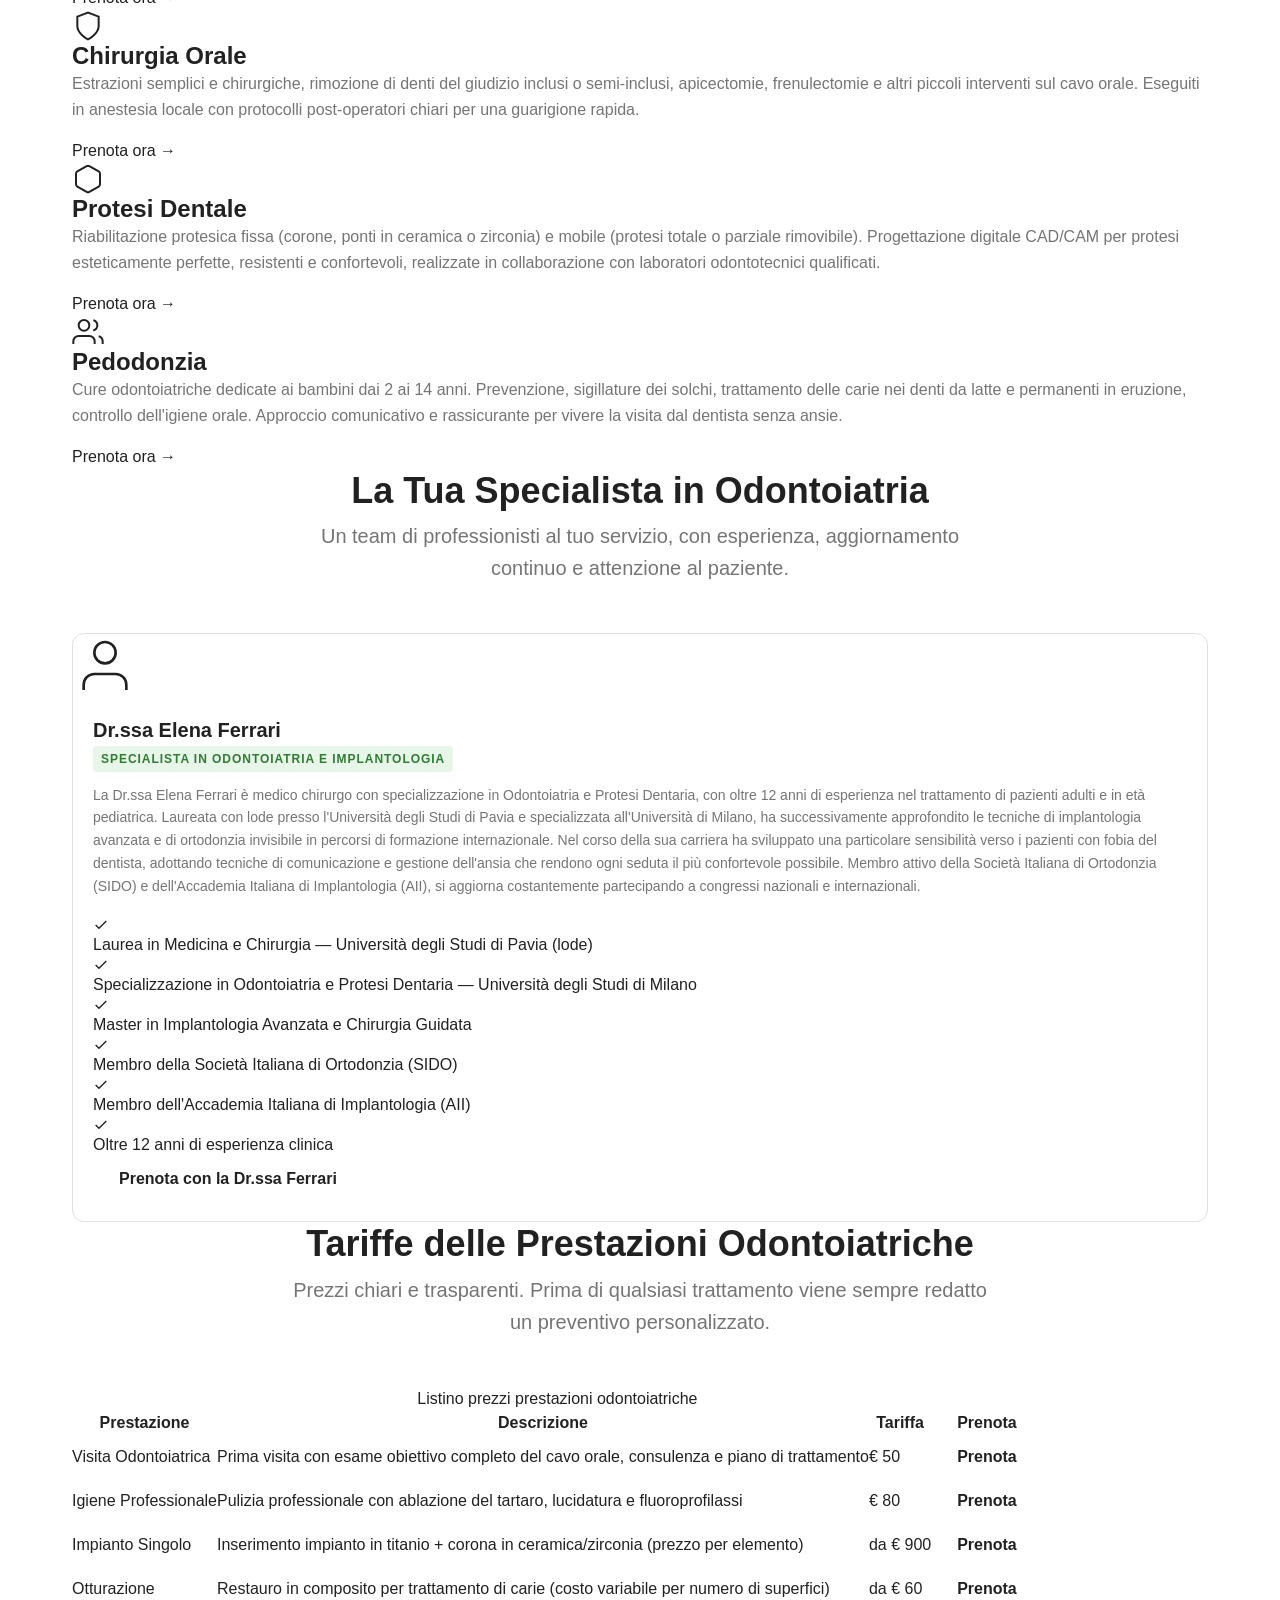
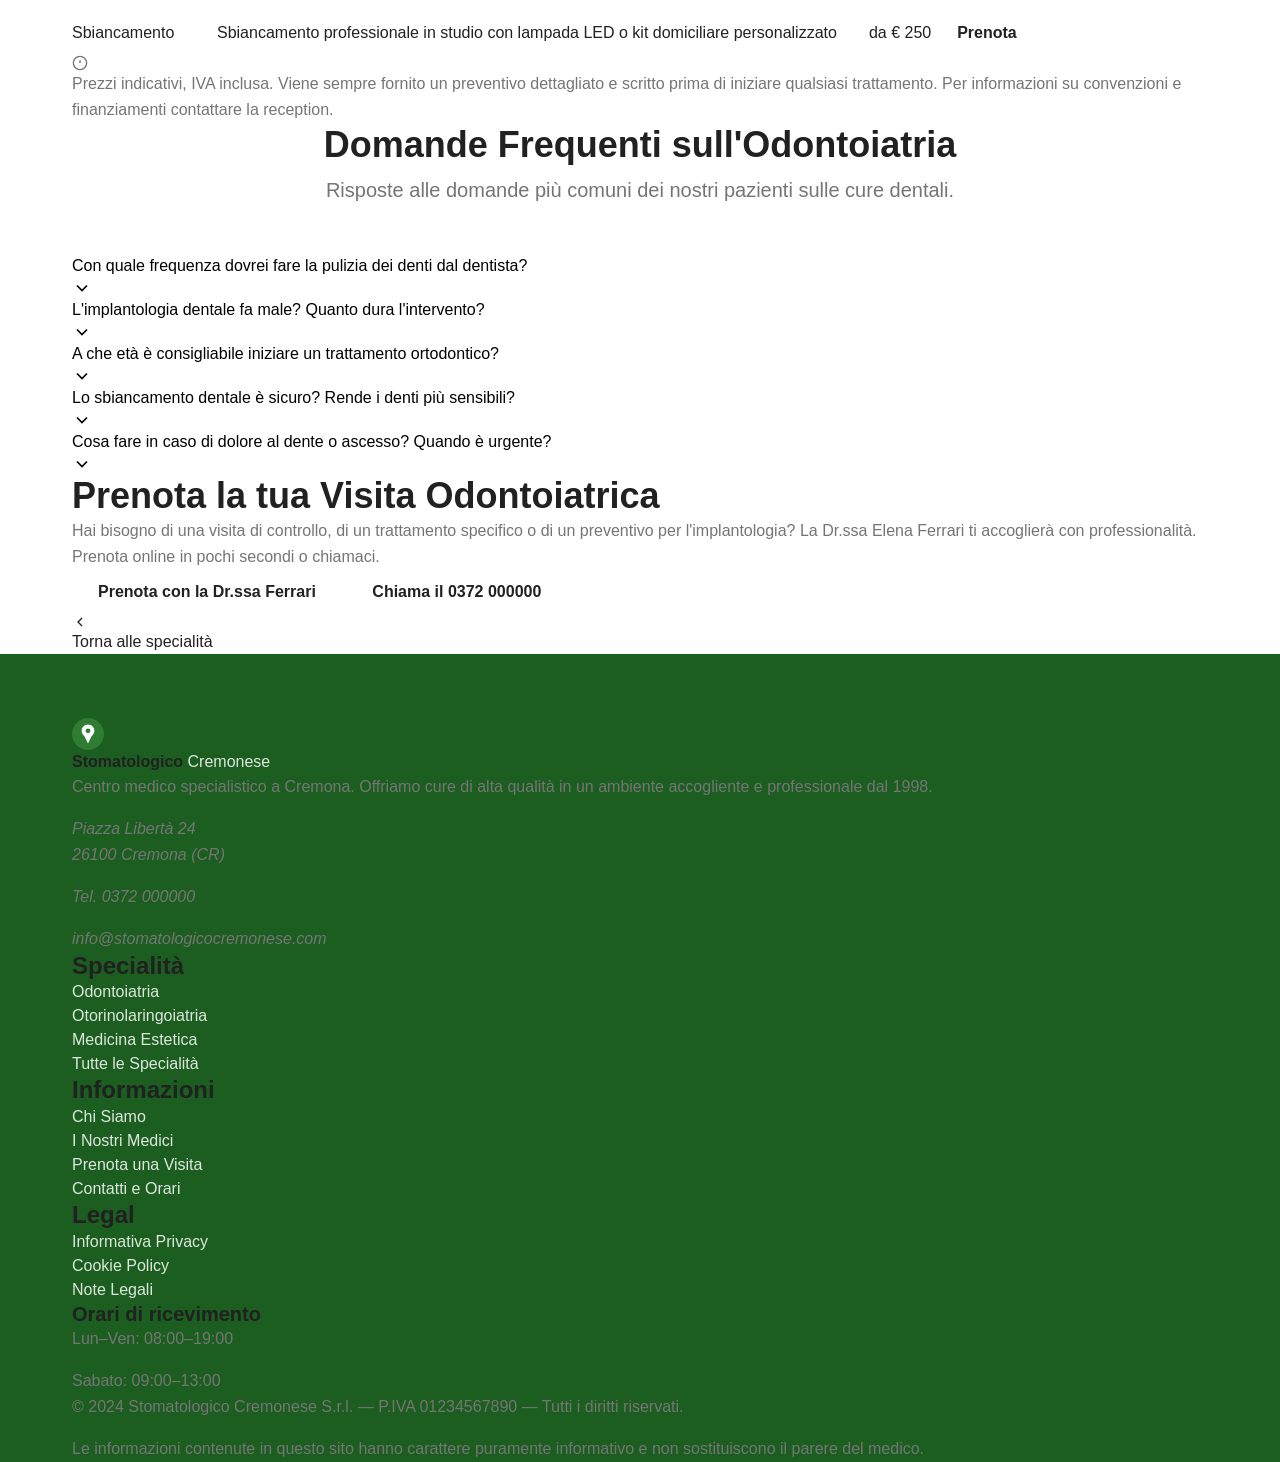
<file: pages/specialties/odontoiatria.html>
<!DOCTYPE html>
<html lang="it">
<head>
  <meta charset="UTF-8" />
  <meta name="viewport" content="width=device-width, initial-scale=1.0" />
  <title>Dentista a Cremona | Odontoiatria | Stomatologico Cremonese</title>
  <meta name="description" content="Dentista specializzato a Cremona. Implantologia, ortodonzia, sbiancamento, chirurgia orale. Prenota online. Piazza Libertà 24." />
  <link rel="canonical" href="https://www.stomatologicocremonese.com/specialita/odontoiatria/" />
  <meta property="og:type" content="website" />
  <meta property="og:title" content="Dentista a Cremona | Odontoiatria | Stomatologico Cremonese" />
  <meta property="og:description" content="Dentista specializzato a Cremona. Implantologia, ortodonzia, sbiancamento, chirurgia orale. Prenota online." />
  <meta property="og:url" content="https://www.stomatologicocremonese.com/specialita/odontoiatria/" />
  <meta name="robots" content="index, follow" />
  <link rel="stylesheet" href="/css/style.css" />

  <!-- JSON-LD Structured Data -->
  <script type="application/ld+json">
  [
    {
      "@context": "https://schema.org",
      "@type": "Dentist",
      "name": "Stomatologico Cremonese — Odontoiatria",
      "description": "Studio odontoiatrico a Cremona: implantologia, ortodonzia, sbiancamento dentale, chirurgia orale, protesi e pedodonzia.",
      "url": "https://www.stomatologicocremonese.com/specialita/odontoiatria/",
      "telephone": "+39 0372 000000",
      "address": {
        "@type": "PostalAddress",
        "streetAddress": "Piazza Libertà 24",
        "addressLocality": "Cremona",
        "addressRegion": "CR",
        "postalCode": "26100",
        "addressCountry": "IT"
      },
      "openingHours": ["Mo-Fr 08:00-19:00", "Sa 09:00-13:00"],
      "availableService": [
        {"@type": "MedicalProcedure", "name": "Visita Odontoiatrica e Igiene Professionale"},
        {"@type": "MedicalProcedure", "name": "Odontoiatria Conservativa"},
        {"@type": "MedicalProcedure", "name": "Implantologia Dentale"},
        {"@type": "MedicalProcedure", "name": "Ortodonzia Fissa e Mobile"},
        {"@type": "MedicalProcedure", "name": "Sbiancamento Dentale"},
        {"@type": "MedicalProcedure", "name": "Chirurgia Orale"},
        {"@type": "MedicalProcedure", "name": "Protesi Dentale"},
        {"@type": "MedicalProcedure", "name": "Pedodonzia"}
      ]
    },
    {
      "@context": "https://schema.org",
      "@type": "Physician",
      "name": "Dr.ssa Elena Ferrari",
      "description": "Specialista in Odontoiatria e Implantologia con oltre 12 anni di esperienza clinica.",
      "medicalSpecialty": "Dentistry",
      "worksFor": {
        "@type": "MedicalClinic",
        "name": "Stomatologico Cremonese",
        "address": {
          "@type": "PostalAddress",
          "streetAddress": "Piazza Libertà 24",
          "addressLocality": "Cremona",
          "postalCode": "26100",
          "addressCountry": "IT"
        }
      }
    }
  ]
  </script>
</head>
<body>

  <!-- ============================================================
       COOKIE CONSENT BANNER
  ============================================================ -->
  <div id="cookie-banner" class="cookie-banner" role="dialog" aria-live="polite" aria-label="Consenso cookie" aria-describedby="cookie-banner-text" hidden>
    <div class="cookie-banner__inner container">
      <p id="cookie-banner-text" class="cookie-banner__text">
        Questo sito utilizza cookie tecnici e, previo consenso, cookie analitici e di profilazione.
        Consulta la nostra <a href="/privacy-policy/">Privacy Policy</a> e la
        <a href="/cookie-policy/">Cookie Policy</a>.
      </p>
      <div class="cookie-banner__actions">
        <button id="cookie-accept-all" class="btn btn--primary btn--sm">Accetta Tutti</button>
        <button id="cookie-accept-necessary" class="btn btn--outline btn--sm">Solo Necessari</button>
        <a href="/cookie-policy/" class="btn btn--ghost btn--sm">Gestisci Preferenze</a>
      </div>
    </div>
  </div>

  <!-- ============================================================
       HEADER
  ============================================================ -->
  <header class="site-header" role="banner">
    <div class="container">
      <div class="site-header__inner">

        <!-- Logo -->
        <a href="/" class="site-header__logo" aria-label="Stomatologico Cremonese - Homepage">
          <span class="site-header__logo-icon" aria-hidden="true">
            <svg width="40" height="40" viewBox="0 0 40 40" fill="none" xmlns="http://www.w3.org/2000/svg">
              <circle cx="20" cy="20" r="20" fill="#2E7D32"/>
              <path d="M12 16c0-4.4 3.6-8 8-8s8 3.6 8 8c0 2.8-1.4 5.2-3.6 6.7L20 32l-4.4-9.3C13.4 21.2 12 18.8 12 16z" fill="#fff"/>
              <circle cx="20" cy="16" r="3" fill="#2E7D32"/>
            </svg>
          </span>
          <span class="site-header__logo-text">
            <strong>Stomatologico</strong> Cremonese
          </span>
        </a>

        <!-- Mobile menu toggle -->
        <button class="site-header__menu-toggle" id="menu-toggle" aria-expanded="false" aria-controls="main-nav" aria-label="Apri menu di navigazione">
          <span class="hamburger-bar"></span>
          <span class="hamburger-bar"></span>
          <span class="hamburger-bar"></span>
        </button>

        <!-- Main navigation -->
        <nav class="main-nav" id="main-nav" role="navigation" aria-label="Navigazione principale">
          <ul class="main-nav__list">
            <li class="main-nav__item"><a href="/" class="main-nav__link">Home</a></li>
            <li class="main-nav__item main-nav__item--has-dropdown">
              <a href="/specialita/" class="main-nav__link main-nav__link--active" aria-current="page">Specialità</a>
              <ul class="main-nav__dropdown">
                <li><a href="/specialita/odontoiatria/" class="main-nav__dropdown-link">Odontoiatria</a></li>
                <li><a href="/specialita/otorinolaringoiatria/" class="main-nav__dropdown-link">Otorinolaringoiatria</a></li>
                <li><a href="/specialita/medicina-estetica/" class="main-nav__dropdown-link">Medicina Estetica</a></li>
              </ul>
            </li>
            <li class="main-nav__item"><a href="/medici/" class="main-nav__link">I Nostri Medici</a></li>
            <li class="main-nav__item"><a href="/chi-siamo/" class="main-nav__link">Chi Siamo</a></li>
            <li class="main-nav__item"><a href="/contatti/" class="main-nav__link">Contatti</a></li>
          </ul>
          <a href="/pages/prenota.html" class="btn btn--primary main-nav__cta">Prenota Visita</a>
        </nav>

      </div>
    </div>
  </header>

  <main id="main-content">

    <!-- ============================================================
         BREADCRUMB
    ============================================================ -->
    <nav class="breadcrumb" aria-label="Percorso di navigazione">
      <div class="container">
        <ol class="breadcrumb__list" itemscope itemtype="https://schema.org/BreadcrumbList">
          <li class="breadcrumb__item" itemprop="itemListElement" itemscope itemtype="https://schema.org/ListItem">
            <a href="/" class="breadcrumb__link" itemprop="item"><span itemprop="name">Home</span></a>
            <meta itemprop="position" content="1" />
          </li>
          <li class="breadcrumb__item" aria-hidden="true"><span class="breadcrumb__separator">›</span></li>
          <li class="breadcrumb__item" itemprop="itemListElement" itemscope itemtype="https://schema.org/ListItem">
            <a href="/specialita/" class="breadcrumb__link" itemprop="item"><span itemprop="name">Specialità</span></a>
            <meta itemprop="position" content="2" />
          </li>
          <li class="breadcrumb__item" aria-hidden="true"><span class="breadcrumb__separator">›</span></li>
          <li class="breadcrumb__item breadcrumb__item--current" itemprop="itemListElement" itemscope itemtype="https://schema.org/ListItem">
            <span itemprop="name">Odontoiatria</span>
            <meta itemprop="position" content="3" />
          </li>
        </ol>
      </div>
    </nav>

    <!-- ============================================================
         HERO
    ============================================================ -->
    <section class="page-hero page-hero--odonto" aria-labelledby="hero-title">
      <div class="container">
        <div class="page-hero__content">
          <span class="page-hero__badge">Specialità Medica</span>
          <h1 class="page-hero__title" id="hero-title">Odontoiatria a Cremona</h1>
          <p class="page-hero__subtitle">
            Al Centro Stomatologico Cremonese la Dr.ssa Elena Ferrari offre cure dentali complete per tutta la famiglia: dall'igiene professionale all'implantologia, dall'ortodonzia alla chirurgia orale. Un approccio moderno, preciso e rispettoso del paziente, in un ambiente confortevole e tecnologicamente avanzato.
          </p>
          <div class="page-hero__actions">
            <a href="/pages/prenota.html?specialty=odontoiatria&doctor=dr-ferrari" class="btn btn--primary btn--lg">Prenota con la Dr.ssa Ferrari</a>
            <a href="/contatti/" class="btn btn--outline btn--lg">Contattaci</a>
          </div>
          <div class="page-hero__meta">
            <span class="page-hero__meta-item">
              <svg width="16" height="16" viewBox="0 0 24 24" fill="none" stroke="currentColor" stroke-width="2" aria-hidden="true"><path d="M21 10c0 7-9 13-9 13s-9-6-9-13a9 9 0 0118 0z"/><circle cx="12" cy="10" r="3"/></svg>
              Piazza Libertà 24, Cremona
            </span>
            <span class="page-hero__meta-item">
              <svg width="16" height="16" viewBox="0 0 24 24" fill="none" stroke="currentColor" stroke-width="2" aria-hidden="true"><rect x="3" y="4" width="18" height="18" rx="2"/><line x1="16" y1="2" x2="16" y2="6"/><line x1="8" y1="2" x2="8" y2="6"/><line x1="3" y1="10" x2="21" y2="10"/></svg>
              Visite su appuntamento
            </span>
            <span class="page-hero__meta-item">
              <svg width="16" height="16" viewBox="0 0 24 24" fill="none" stroke="currentColor" stroke-width="2" aria-hidden="true"><path d="M22 16.92v3a2 2 0 01-2.18 2 19.79 19.79 0 01-8.63-3.07A19.5 19.5 0 013.07 9.81a19.79 19.79 0 01-3.07-8.68A2 2 0 012 .9h3a2 2 0 012 1.72c.127.96.361 1.903.7 2.81a2 2 0 01-.45 2.11L6.09 8.91a16 16 0 006 6l1.27-1.27a2 2 0 012.11-.45c.907.339 1.85.573 2.81.7A2 2 0 0122 16.92z"/></svg>
              Tel. 0372 000000
            </span>
          </div>
        </div>
      </div>
    </section>

    <!-- ============================================================
         SERVICES
    ============================================================ -->
    <section class="services-section" aria-labelledby="services-title">
      <div class="container">
        <div class="section-header">
          <h2 class="section-title" id="services-title">I Nostri Servizi Odontoiatrici</h2>
          <p class="section-subtitle">Cure dentali complete per bambini e adulti, con tecnologie digitali all'avanguardia per diagnosi precise e trattamenti confortevoli.</p>
        </div>

        <div class="services-grid">

          <article class="service-card" aria-labelledby="svc-visita-title">
            <div class="service-card__icon" aria-hidden="true">
              <svg width="32" height="32" viewBox="0 0 24 24" fill="none" stroke="currentColor" stroke-width="1.5"><path d="M20.84 4.61a5.5 5.5 0 00-7.78 0L12 5.67l-1.06-1.06a5.5 5.5 0 00-7.78 7.78l1.06 1.06L12 21.23l7.78-7.78 1.06-1.06a5.5 5.5 0 000-7.78z"/></svg>
            </div>
            <h3 class="service-card__title" id="svc-visita-title">Visita Odontoiatrica e Igiene</h3>
            <p class="service-card__desc">Visita di controllo completa con esame obiettivo del cavo orale, delle gengive e dei tessuti molli. Igiene professionale con rimozione di placca e tartaro tramite ultrasuoni e lucidatura dei denti. Consigliata ogni sei mesi.</p>
            <a href="/pages/prenota.html?specialty=odontoiatria&service=visita" class="service-card__link">Prenota ora <span aria-hidden="true">→</span></a>
          </article>

          <article class="service-card" aria-labelledby="svc-conserv-title">
            <div class="service-card__icon" aria-hidden="true">
              <svg width="32" height="32" viewBox="0 0 24 24" fill="none" stroke="currentColor" stroke-width="1.5"><rect x="3" y="3" width="18" height="18" rx="2"/><path d="M3 9h18M9 21V9"/></svg>
            </div>
            <h3 class="service-card__title" id="svc-conserv-title">Odontoiatria Conservativa</h3>
            <p class="service-card__desc">Trattamento delle carie con otturazioni estetiche in composito del colore del dente, inlay e onlay in ceramica. Obiettivo: preservare il più possibile la struttura dentale naturale con materiali biocompatibili di ultima generazione.</p>
            <a href="/pages/prenota.html?specialty=odontoiatria&service=conservativa" class="service-card__link">Prenota ora <span aria-hidden="true">→</span></a>
          </article>

          <article class="service-card" aria-labelledby="svc-implanto-title">
            <div class="service-card__icon" aria-hidden="true">
              <svg width="32" height="32" viewBox="0 0 24 24" fill="none" stroke="currentColor" stroke-width="1.5"><line x1="12" y1="2" x2="12" y2="22"/><path d="M17 5H9.5a3.5 3.5 0 000 7h5a3.5 3.5 0 010 7H6"/></svg>
            </div>
            <h3 class="service-card__title" id="svc-implanto-title">Implantologia Dentale</h3>
            <p class="service-card__desc">Sostituzione permanente di uno o più denti mancanti con impianti in titanio osteointegrati e corone in ceramica. Tecnica minimamente invasiva con pianificazione digitale 3D e posizionamento guidato per massima precisione e comfort post-operatorio.</p>
            <a href="/pages/prenota.html?specialty=odontoiatria&service=implantologia" class="service-card__link">Prenota ora <span aria-hidden="true">→</span></a>
          </article>

          <article class="service-card" aria-labelledby="svc-ortho-title">
            <div class="service-card__icon" aria-hidden="true">
              <svg width="32" height="32" viewBox="0 0 24 24" fill="none" stroke="currentColor" stroke-width="1.5"><circle cx="12" cy="12" r="10"/><path d="M8 14s1.5 2 4 2 4-2 4-2"/><line x1="9" y1="9" x2="9.01" y2="9"/><line x1="15" y1="9" x2="15.01" y2="9"/></svg>
            </div>
            <h3 class="service-card__title" id="svc-ortho-title">Ortodonzia Fissa e Mobile</h3>
            <p class="service-card__desc">Correzione di malocclusioni, affollamenti dentali e problemi di mordente per bambini, adolescenti e adulti. Brackets tradizionali in metallo o ceramica, apparecchi mobili e allineatori trasparenti (invisalign-like) per risultati estetici e funzionali duraturi.</p>
            <a href="/pages/prenota.html?specialty=odontoiatria&service=ortodonzia" class="service-card__link">Prenota ora <span aria-hidden="true">→</span></a>
          </article>

          <article class="service-card" aria-labelledby="svc-sbianc-title">
            <div class="service-card__icon" aria-hidden="true">
              <svg width="32" height="32" viewBox="0 0 24 24" fill="none" stroke="currentColor" stroke-width="1.5"><path d="M12 3v1m0 16v1M4.22 4.22l.71.71m12.73 12.73l.71.71M3 12h1m16 0h1M4.22 19.78l.71-.71M18.36 5.64l.71-.71"/><circle cx="12" cy="12" r="5"/></svg>
            </div>
            <h3 class="service-card__title" id="svc-sbianc-title">Sbiancamento Dentale</h3>
            <p class="service-card__desc">Trattamento professionale per sbiancare i denti in modo sicuro ed efficace. Disponibile in due modalità: sbiancamento in studio con lampada LED ad alta intensità (risultati immediati in una seduta) o sbiancamento domiciliare con mascherine personalizzate e gel sbiancante.</p>
            <a href="/pages/prenota.html?specialty=odontoiatria&service=sbiancamento" class="service-card__link">Prenota ora <span aria-hidden="true">→</span></a>
          </article>

          <article class="service-card" aria-labelledby="svc-chirorale-title">
            <div class="service-card__icon" aria-hidden="true">
              <svg width="32" height="32" viewBox="0 0 24 24" fill="none" stroke="currentColor" stroke-width="1.5"><path d="M12 22s8-4 8-10V5l-8-3-8 3v7c0 6 8 10 8 10z"/></svg>
            </div>
            <h3 class="service-card__title" id="svc-chirorale-title">Chirurgia Orale</h3>
            <p class="service-card__desc">Estrazioni semplici e chirurgiche, rimozione di denti del giudizio inclusi o semi-inclusi, apicectomie, frenulectomie e altri piccoli interventi sul cavo orale. Eseguiti in anestesia locale con protocolli post-operatori chiari per una guarigione rapida.</p>
            <a href="/pages/prenota.html?specialty=odontoiatria&service=chirurgia-orale" class="service-card__link">Prenota ora <span aria-hidden="true">→</span></a>
          </article>

          <article class="service-card" aria-labelledby="svc-protesi-title">
            <div class="service-card__icon" aria-hidden="true">
              <svg width="32" height="32" viewBox="0 0 24 24" fill="none" stroke="currentColor" stroke-width="1.5"><path d="M21 16V8a2 2 0 00-1-1.73l-7-4a2 2 0 00-2 0l-7 4A2 2 0 003 8v8a2 2 0 001 1.73l7 4a2 2 0 002 0l7-4A2 2 0 0021 16z"/></svg>
            </div>
            <h3 class="service-card__title" id="svc-protesi-title">Protesi Dentale</h3>
            <p class="service-card__desc">Riabilitazione protesica fissa (corone, ponti in ceramica o zirconia) e mobile (protesi totale o parziale rimovibile). Progettazione digitale CAD/CAM per protesi esteticamente perfette, resistenti e confortevoli, realizzate in collaborazione con laboratori odontotecnici qualificati.</p>
            <a href="/pages/prenota.html?specialty=odontoiatria&service=protesi" class="service-card__link">Prenota ora <span aria-hidden="true">→</span></a>
          </article>

          <article class="service-card" aria-labelledby="svc-pedo-title">
            <div class="service-card__icon" aria-hidden="true">
              <svg width="32" height="32" viewBox="0 0 24 24" fill="none" stroke="currentColor" stroke-width="1.5"><path d="M17 21v-2a4 4 0 00-4-4H5a4 4 0 00-4 4v2"/><circle cx="9" cy="7" r="4"/><path d="M23 21v-2a4 4 0 00-3-3.87"/><path d="M16 3.13a4 4 0 010 7.75"/></svg>
            </div>
            <h3 class="service-card__title" id="svc-pedo-title">Pedodonzia</h3>
            <p class="service-card__desc">Cure odontoiatriche dedicate ai bambini dai 2 ai 14 anni. Prevenzione, sigillature dei solchi, trattamento delle carie nei denti da latte e permanenti in eruzione, controllo dell'igiene orale. Approccio comunicativo e rassicurante per vivere la visita dal dentista senza ansie.</p>
            <a href="/pages/prenota.html?specialty=odontoiatria&service=pedodonzia" class="service-card__link">Prenota ora <span aria-hidden="true">→</span></a>
          </article>

        </div>
      </div>
    </section>

    <!-- ============================================================
         DOCTOR SECTION
    ============================================================ -->
    <section class="doctor-section" aria-labelledby="doctor-title">
      <div class="container">
        <div class="section-header">
          <h2 class="section-title" id="doctor-title">La Tua Specialista in Odontoiatria</h2>
          <p class="section-subtitle">Un team di professionisti al tuo servizio, con esperienza, aggiornamento continuo e attenzione al paziente.</p>
        </div>

        <div class="doctor-card doctor-card--featured">
          <div class="doctor-card__avatar" aria-hidden="true">
            <div class="doctor-card__avatar-placeholder">
              <svg width="64" height="64" viewBox="0 0 24 24" fill="none" stroke="currentColor" stroke-width="1"><path d="M20 21v-2a4 4 0 00-4-4H8a4 4 0 00-4 4v2"/><circle cx="12" cy="7" r="4"/></svg>
            </div>
          </div>
          <div class="doctor-card__body">
            <div class="doctor-card__header">
              <h3 class="doctor-card__name">Dr.ssa Elena Ferrari</h3>
              <span class="doctor-card__specialty">Specialista in Odontoiatria e Implantologia</span>
            </div>
            <p class="doctor-card__bio">
              La Dr.ssa Elena Ferrari è medico chirurgo con specializzazione in Odontoiatria e Protesi Dentaria, con oltre 12 anni di esperienza nel trattamento di pazienti adulti e in età pediatrica. Laureata con lode presso l'Università degli Studi di Pavia e specializzata all'Università di Milano, ha successivamente approfondito le tecniche di implantologia avanzata e di ortodonzia invisibile in percorsi di formazione internazionale. Nel corso della sua carriera ha sviluppato una particolare sensibilità verso i pazienti con fobia del dentista, adottando tecniche di comunicazione e gestione dell'ansia che rendono ogni seduta il più confortevole possibile. Membro attivo della Società Italiana di Ortodonzia (SIDO) e dell'Accademia Italiana di Implantologia (AII), si aggiorna costantemente partecipando a congressi nazionali e internazionali.
            </p>
            <ul class="doctor-card__credentials" aria-label="Credenziali del medico">
              <li class="doctor-card__credential">
                <svg width="16" height="16" viewBox="0 0 24 24" fill="none" stroke="currentColor" stroke-width="2" aria-hidden="true"><polyline points="20 6 9 17 4 12"/></svg>
                Laurea in Medicina e Chirurgia — Università degli Studi di Pavia (lode)
              </li>
              <li class="doctor-card__credential">
                <svg width="16" height="16" viewBox="0 0 24 24" fill="none" stroke="currentColor" stroke-width="2" aria-hidden="true"><polyline points="20 6 9 17 4 12"/></svg>
                Specializzazione in Odontoiatria e Protesi Dentaria — Università degli Studi di Milano
              </li>
              <li class="doctor-card__credential">
                <svg width="16" height="16" viewBox="0 0 24 24" fill="none" stroke="currentColor" stroke-width="2" aria-hidden="true"><polyline points="20 6 9 17 4 12"/></svg>
                Master in Implantologia Avanzata e Chirurgia Guidata
              </li>
              <li class="doctor-card__credential">
                <svg width="16" height="16" viewBox="0 0 24 24" fill="none" stroke="currentColor" stroke-width="2" aria-hidden="true"><polyline points="20 6 9 17 4 12"/></svg>
                Membro della Società Italiana di Ortodonzia (SIDO)
              </li>
              <li class="doctor-card__credential">
                <svg width="16" height="16" viewBox="0 0 24 24" fill="none" stroke="currentColor" stroke-width="2" aria-hidden="true"><polyline points="20 6 9 17 4 12"/></svg>
                Membro dell'Accademia Italiana di Implantologia (AII)
              </li>
              <li class="doctor-card__credential">
                <svg width="16" height="16" viewBox="0 0 24 24" fill="none" stroke="currentColor" stroke-width="2" aria-hidden="true"><polyline points="20 6 9 17 4 12"/></svg>
                Oltre 12 anni di esperienza clinica
              </li>
            </ul>
            <a href="/pages/prenota.html?specialty=odontoiatria&doctor=dr-ferrari" class="btn btn--primary">Prenota con la Dr.ssa Ferrari</a>
          </div>
        </div>
      </div>
    </section>

    <!-- ============================================================
         PRICING TABLE
    ============================================================ -->
    <section class="pricing-section" aria-labelledby="pricing-title">
      <div class="container">
        <div class="section-header">
          <h2 class="section-title" id="pricing-title">Tariffe delle Prestazioni Odontoiatriche</h2>
          <p class="section-subtitle">Prezzi chiari e trasparenti. Prima di qualsiasi trattamento viene sempre redatto un preventivo personalizzato.</p>
        </div>

        <div class="pricing-table-wrapper" role="region" aria-label="Tabella dei prezzi">
          <table class="pricing-table">
            <caption class="pricing-table__caption">Listino prezzi prestazioni odontoiatriche</caption>
            <thead>
              <tr>
                <th scope="col" class="pricing-table__th pricing-table__th--service">Prestazione</th>
                <th scope="col" class="pricing-table__th pricing-table__th--desc">Descrizione</th>
                <th scope="col" class="pricing-table__th pricing-table__th--price">Tariffa</th>
                <th scope="col" class="pricing-table__th pricing-table__th--action">Prenota</th>
              </tr>
            </thead>
            <tbody>
              <tr class="pricing-table__row">
                <td class="pricing-table__service">Visita Odontoiatrica</td>
                <td class="pricing-table__desc">Prima visita con esame obiettivo completo del cavo orale, consulenza e piano di trattamento</td>
                <td class="pricing-table__price"><span class="price-tag">€ 50</span></td>
                <td class="pricing-table__action"><a href="/pages/prenota.html?specialty=odontoiatria&service=visita" class="btn btn--sm btn--outline">Prenota</a></td>
              </tr>
              <tr class="pricing-table__row pricing-table__row--alt">
                <td class="pricing-table__service">Igiene Professionale</td>
                <td class="pricing-table__desc">Pulizia professionale con ablazione del tartaro, lucidatura e fluoroprofilassi</td>
                <td class="pricing-table__price"><span class="price-tag">€ 80</span></td>
                <td class="pricing-table__action"><a href="/pages/prenota.html?specialty=odontoiatria&service=igiene" class="btn btn--sm btn--outline">Prenota</a></td>
              </tr>
              <tr class="pricing-table__row">
                <td class="pricing-table__service">Impianto Singolo</td>
                <td class="pricing-table__desc">Inserimento impianto in titanio + corona in ceramica/zirconia (prezzo per elemento)</td>
                <td class="pricing-table__price"><span class="price-tag">da € 900</span></td>
                <td class="pricing-table__action"><a href="/pages/prenota.html?specialty=odontoiatria&service=implantologia" class="btn btn--sm btn--outline">Prenota</a></td>
              </tr>
              <tr class="pricing-table__row pricing-table__row--alt">
                <td class="pricing-table__service">Otturazione</td>
                <td class="pricing-table__desc">Restauro in composito per trattamento di carie (costo variabile per numero di superfici)</td>
                <td class="pricing-table__price"><span class="price-tag">da € 60</span></td>
                <td class="pricing-table__action"><a href="/pages/prenota.html?specialty=odontoiatria&service=conservativa" class="btn btn--sm btn--outline">Prenota</a></td>
              </tr>
              <tr class="pricing-table__row">
                <td class="pricing-table__service">Sbiancamento</td>
                <td class="pricing-table__desc">Sbiancamento professionale in studio con lampada LED o kit domiciliare personalizzato</td>
                <td class="pricing-table__price"><span class="price-tag">da € 250</span></td>
                <td class="pricing-table__action"><a href="/pages/prenota.html?specialty=odontoiatria&service=sbiancamento" class="btn btn--sm btn--outline">Prenota</a></td>
              </tr>
            </tbody>
          </table>
        </div>
        <p class="pricing-note">
          <svg width="16" height="16" viewBox="0 0 24 24" fill="none" stroke="currentColor" stroke-width="2" aria-hidden="true"><circle cx="12" cy="12" r="10"/><line x1="12" y1="8" x2="12" y2="12"/><line x1="12" y1="16" x2="12.01" y2="16"/></svg>
          Prezzi indicativi, IVA inclusa. Viene sempre fornito un preventivo dettagliato e scritto prima di iniziare qualsiasi trattamento. Per informazioni su convenzioni e finanziamenti contattare la reception.
        </p>
      </div>
    </section>

    <!-- ============================================================
         FAQ
    ============================================================ -->
    <section class="faq-section" aria-labelledby="faq-title">
      <div class="container">
        <div class="section-header">
          <h2 class="section-title" id="faq-title">Domande Frequenti sull'Odontoiatria</h2>
          <p class="section-subtitle">Risposte alle domande più comuni dei nostri pazienti sulle cure dentali.</p>
        </div>

        <div class="faq-list" role="list">

          <div class="faq-item" role="listitem">
            <button class="faq-item__question" aria-expanded="false" aria-controls="faq-1">
              Con quale frequenza dovrei fare la pulizia dei denti dal dentista?
              <svg class="faq-item__icon" width="20" height="20" viewBox="0 0 24 24" fill="none" stroke="currentColor" stroke-width="2" aria-hidden="true"><polyline points="6 9 12 15 18 9"/></svg>
            </button>
            <div class="faq-item__answer" id="faq-1" hidden>
              <p>Per la maggior parte dei pazienti si raccomanda una seduta di igiene professionale ogni sei mesi. Tuttavia, in presenza di una predisposizione alla formazione di tartaro, gengive sensibili, parodontite in fase attiva o altri fattori di rischio (fumo, diabete, gravidanza), la Dr.ssa Ferrari potrebbe consigliare controlli più frequenti, generalmente ogni tre o quattro mesi. Un programma personalizzato di igiene orale domiciliare integra e potenzia l'effetto delle sedute in studio.</p>
            </div>
          </div>

          <div class="faq-item" role="listitem">
            <button class="faq-item__question" aria-expanded="false" aria-controls="faq-2">
              L'implantologia dentale fa male? Quanto dura l'intervento?
              <svg class="faq-item__icon" width="20" height="20" viewBox="0 0 24 24" fill="none" stroke="currentColor" stroke-width="2" aria-hidden="true"><polyline points="6 9 12 15 18 9"/></svg>
            </button>
            <div class="faq-item__answer" id="faq-2" hidden>
              <p>L'inserimento di un impianto dentale viene eseguito in anestesia locale e nella stragrande maggioranza dei casi è praticamente indolore durante la procedura. La durata dell'intervento varia da 20 a 60 minuti a seconda della complessità del caso. Nelle ore successive si può avvertire un modesto dolore gestibile con comuni antidolorifici. L'osteointegrazione (fusione dell'impianto con l'osso) richiede dai 2 ai 4 mesi, dopodiché viene applicata la corona definitiva. Con una corretta igiene orale, un impianto ben posizionato può durare decenni.</p>
            </div>
          </div>

          <div class="faq-item" role="listitem">
            <button class="faq-item__question" aria-expanded="false" aria-controls="faq-3">
              A che età è consigliabile iniziare un trattamento ortodontico?
              <svg class="faq-item__icon" width="20" height="20" viewBox="0 0 24 24" fill="none" stroke="currentColor" stroke-width="2" aria-hidden="true"><polyline points="6 9 12 15 18 9"/></svg>
            </button>
            <div class="faq-item__answer" id="faq-3" hidden>
              <p>La prima visita ortodontica è consigliata intorno ai 6-7 anni, quando i denti permanenti iniziano a comparire. Un intervento precoce può correggere problemi scheletrici e di spazio prima che diventino più complessi. Il trattamento con apparecchio fisso inizia solitamente tra i 10 e i 14 anni, ma l'ortodonzia per adulti è oggi molto diffusa grazie agli allineatori trasparenti, che correggono discretamente i denti senza interferire con la vita sociale e professionale. Non esiste un limite di età: ciò che conta è la salute delle gengive e dell'osso di supporto.</p>
            </div>
          </div>

          <div class="faq-item" role="listitem">
            <button class="faq-item__question" aria-expanded="false" aria-controls="faq-4">
              Lo sbiancamento dentale è sicuro? Rende i denti più sensibili?
              <svg class="faq-item__icon" width="20" height="20" viewBox="0 0 24 24" fill="none" stroke="currentColor" stroke-width="2" aria-hidden="true"><polyline points="6 9 12 15 18 9"/></svg>
            </button>
            <div class="faq-item__answer" id="faq-4" hidden>
              <p>Lo sbiancamento professionale eseguito in uno studio odontoiatrico è sicuro se effettuato su denti sani con gengive in buona salute. La Dr.ssa Ferrari esegue sempre una visita preliminare per valutare l'idoneità al trattamento. Una sensibilità temporanea ai cibi freddi o caldi nelle 24-48 ore successive è normale e si risolve spontaneamente. Lo sbiancamento non danneggia lo smalto se condotto con concentrazioni di perossido adeguate e con protezione delle gengive. I risultati durano mediamente 1-3 anni, in funzione delle abitudini alimentari e del fumo.</p>
            </div>
          </div>

          <div class="faq-item" role="listitem">
            <button class="faq-item__question" aria-expanded="false" aria-controls="faq-5">
              Cosa fare in caso di dolore al dente o ascesso? Quando è urgente?
              <svg class="faq-item__icon" width="20" height="20" viewBox="0 0 24 24" fill="none" stroke="currentColor" stroke-width="2" aria-hidden="true"><polyline points="6 9 12 15 18 9"/></svg>
            </button>
            <div class="faq-item__answer" id="faq-5" hidden>
              <p>Un dolore dentale intenso, pulsante, accompagnato da gonfiore alla guancia, febbre o difficoltà ad aprire la bocca costituisce un'urgenza odontoiatrica che richiede una valutazione nel più breve tempo possibile. Nel frattempo è possibile assumere un antidolorifico da banco (ibuprofene o paracetamolo) rispettando le dosi consigliate. Evitare impacchi caldi sull'area, che potrebbero favorire la diffusione dell'infezione. Lo Stomatologico Cremonese riserva slot per urgenze: chiamate il nostro numero per ricevere assistenza prioritaria nella stessa giornata o il giorno successivo.</p>
            </div>
          </div>

        </div>
      </div>
    </section>

    <!-- ============================================================
         CTA SECTION
    ============================================================ -->
    <section class="cta-section" aria-labelledby="cta-title">
      <div class="container">
        <div class="cta-box">
          <div class="cta-box__content">
            <h2 class="cta-box__title" id="cta-title">Prenota la tua Visita Odontoiatrica</h2>
            <p class="cta-box__text">Hai bisogno di una visita di controllo, di un trattamento specifico o di un preventivo per l'implantologia? La Dr.ssa Elena Ferrari ti accoglierà con professionalità. Prenota online in pochi secondi o chiamaci.</p>
          </div>
          <div class="cta-box__actions">
            <a href="/pages/prenota.html?specialty=odontoiatria&doctor=dr-ferrari" class="btn btn--white btn--lg">Prenota con la Dr.ssa Ferrari</a>
            <a href="tel:+390372000000" class="btn btn--outline-white btn--lg">Chiama il 0372 000000</a>
          </div>
        </div>
      </div>
    </section>

    <!-- Back to specialties -->
    <div class="back-link-wrapper">
      <div class="container">
        <a href="/specialita/" class="back-link">
          <svg width="16" height="16" viewBox="0 0 24 24" fill="none" stroke="currentColor" stroke-width="2" aria-hidden="true"><polyline points="15 18 9 12 15 6"/></svg>
          Torna alle specialità
        </a>
      </div>
    </div>

  </main>

  <!-- ============================================================
       FOOTER
  ============================================================ -->
  <footer class="site-footer" role="contentinfo">
    <div class="container">
      <div class="site-footer__grid">

        <!-- Col 1: Info clinica -->
        <div class="site-footer__col site-footer__col--about">
          <a href="/" class="site-footer__logo" aria-label="Stomatologico Cremonese - Homepage">
            <span class="site-header__logo-icon" aria-hidden="true">
              <svg width="32" height="32" viewBox="0 0 40 40" fill="none" xmlns="http://www.w3.org/2000/svg">
                <circle cx="20" cy="20" r="20" fill="#2E7D32"/>
                <path d="M12 16c0-4.4 3.6-8 8-8s8 3.6 8 8c0 2.8-1.4 5.2-3.6 6.7L20 32l-4.4-9.3C13.4 21.2 12 18.8 12 16z" fill="#fff"/>
                <circle cx="20" cy="16" r="3" fill="#2E7D32"/>
              </svg>
            </span>
            <span><strong>Stomatologico</strong> Cremonese</span>
          </a>
          <p class="site-footer__about-text">Centro medico specialistico a Cremona. Offriamo cure di alta qualità in un ambiente accogliente e professionale dal 1998.</p>
          <address class="site-footer__address">
            <p>Piazza Libertà 24<br />26100 Cremona (CR)</p>
            <p><a href="tel:+390372000000">Tel. 0372 000000</a></p>
            <p><a href="mailto:info@stomatologicocremonese.com">info@stomatologicocremonese.com</a></p>
          </address>
        </div>

        <!-- Col 2: Specialità -->
        <div class="site-footer__col">
          <h3 class="site-footer__col-title">Specialità</h3>
          <ul class="site-footer__links">
            <li><a href="/specialita/odontoiatria/">Odontoiatria</a></li>
            <li><a href="/specialita/otorinolaringoiatria/">Otorinolaringoiatria</a></li>
            <li><a href="/specialita/medicina-estetica/">Medicina Estetica</a></li>
            <li><a href="/specialita/">Tutte le Specialità</a></li>
          </ul>
        </div>

        <!-- Col 3: Informazioni -->
        <div class="site-footer__col">
          <h3 class="site-footer__col-title">Informazioni</h3>
          <ul class="site-footer__links">
            <li><a href="/chi-siamo/">Chi Siamo</a></li>
            <li><a href="/medici/">I Nostri Medici</a></li>
            <li><a href="/pages/prenota.html">Prenota una Visita</a></li>
            <li><a href="/contatti/">Contatti e Orari</a></li>
          </ul>
        </div>

        <!-- Col 4: Legal -->
        <div class="site-footer__col">
          <h3 class="site-footer__col-title">Legal</h3>
          <ul class="site-footer__links">
            <li><a href="/privacy-policy/">Informativa Privacy</a></li>
            <li><a href="/cookie-policy/">Cookie Policy</a></li>
            <li><a href="/note-legali/">Note Legali</a></li>
          </ul>
          <div class="site-footer__orari">
            <h4 class="site-footer__orari-title">Orari di ricevimento</h4>
            <p>Lun–Ven: 08:00–19:00</p>
            <p>Sabato: 09:00–13:00</p>
          </div>
        </div>

      </div>

      <div class="site-footer__bottom">
        <p class="site-footer__copyright">© <span id="footer-year">2024</span> Stomatologico Cremonese S.r.l. — P.IVA 01234567890 — Tutti i diritti riservati.</p>
        <p class="site-footer__disclaimer">Le informazioni contenute in questo sito hanno carattere puramente informativo e non sostituiscono il parere del medico.</p>
      </div>
    </div>
  </footer>

  <script src="/js/main.js"></script>
</body>
</html>
</file>
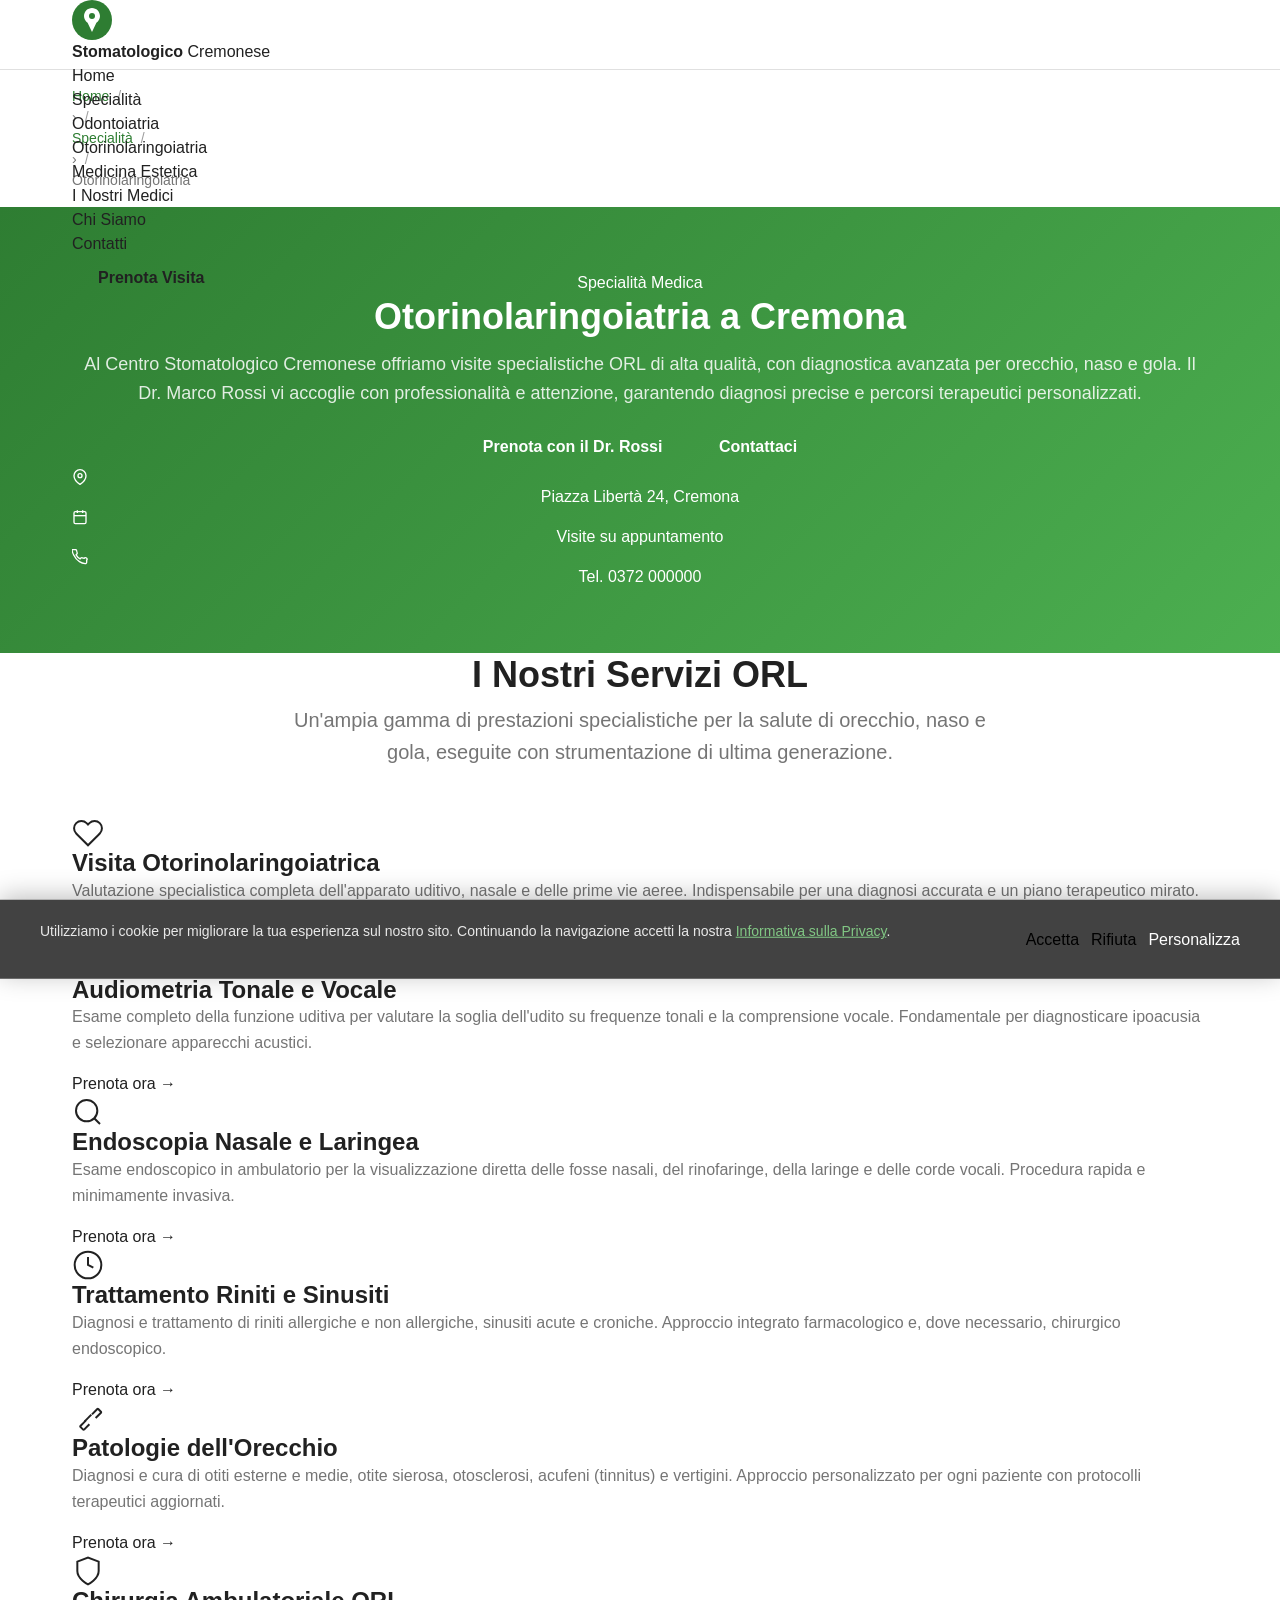
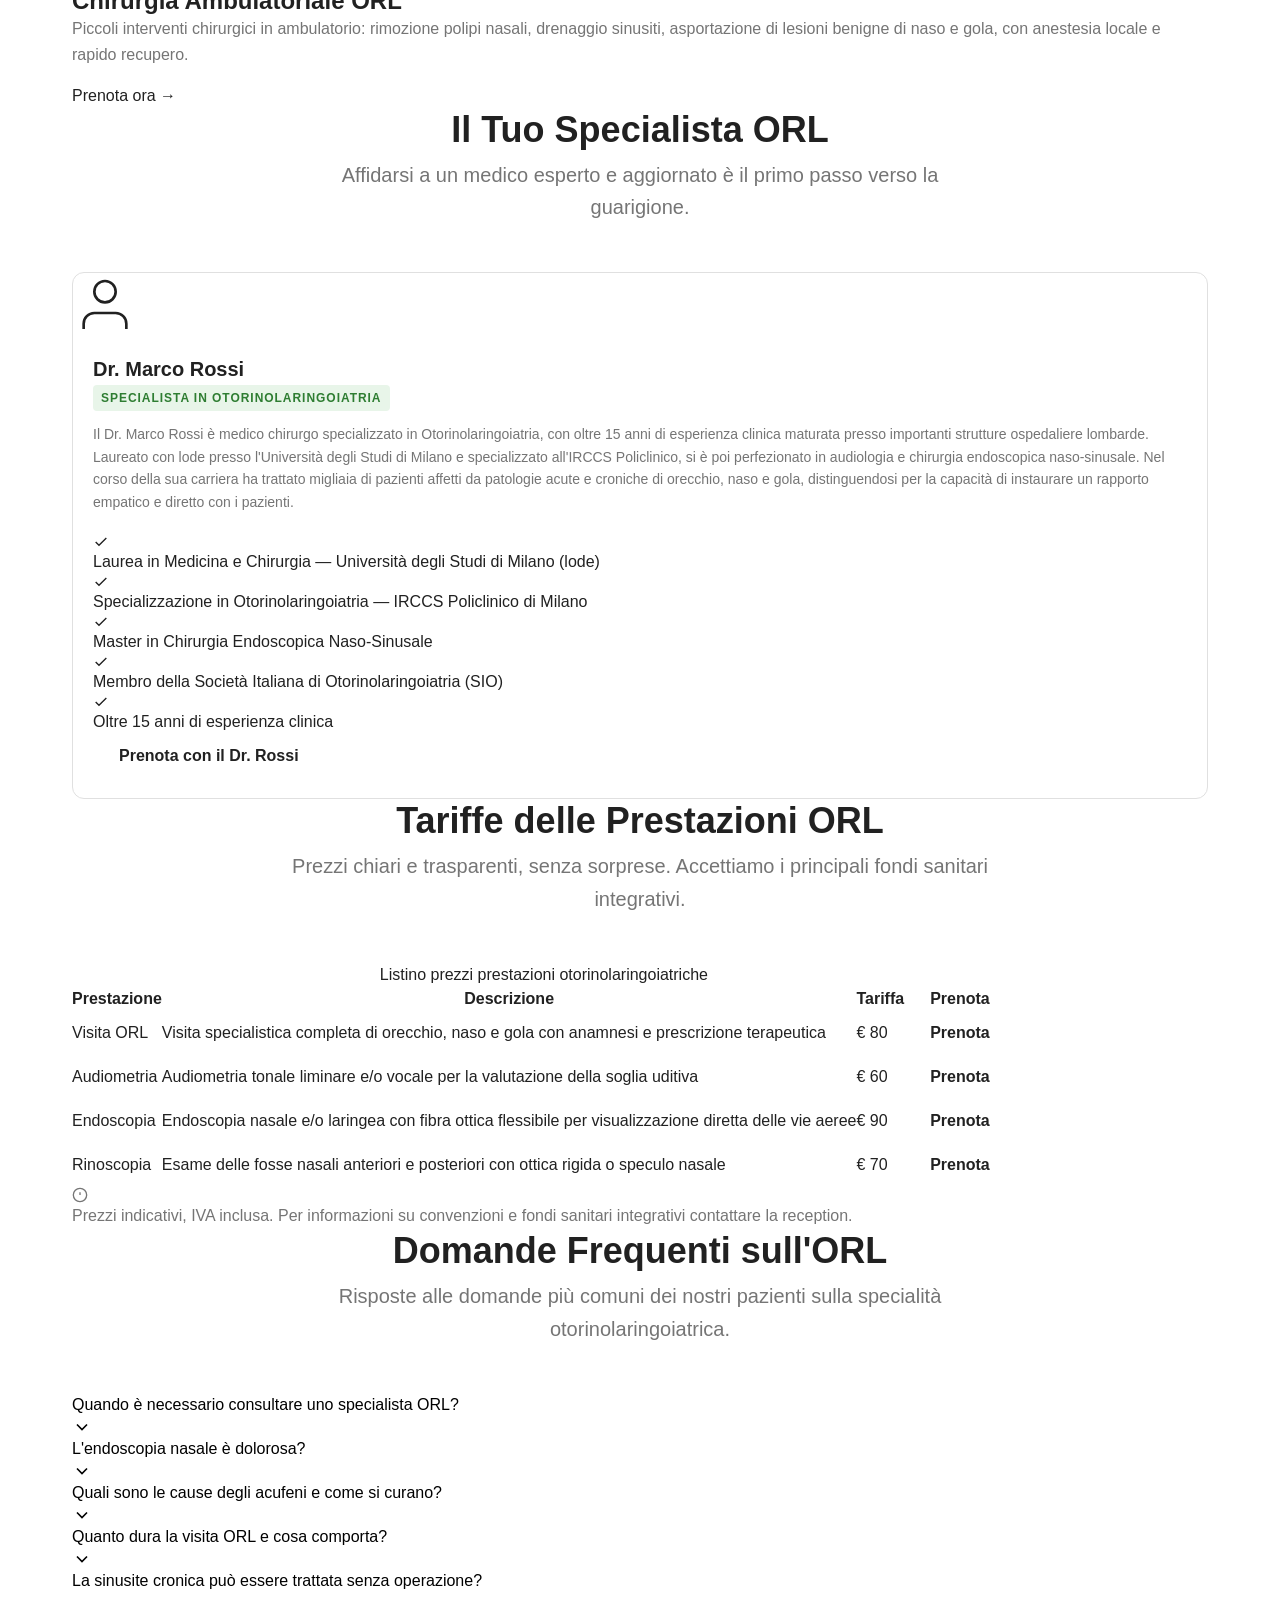
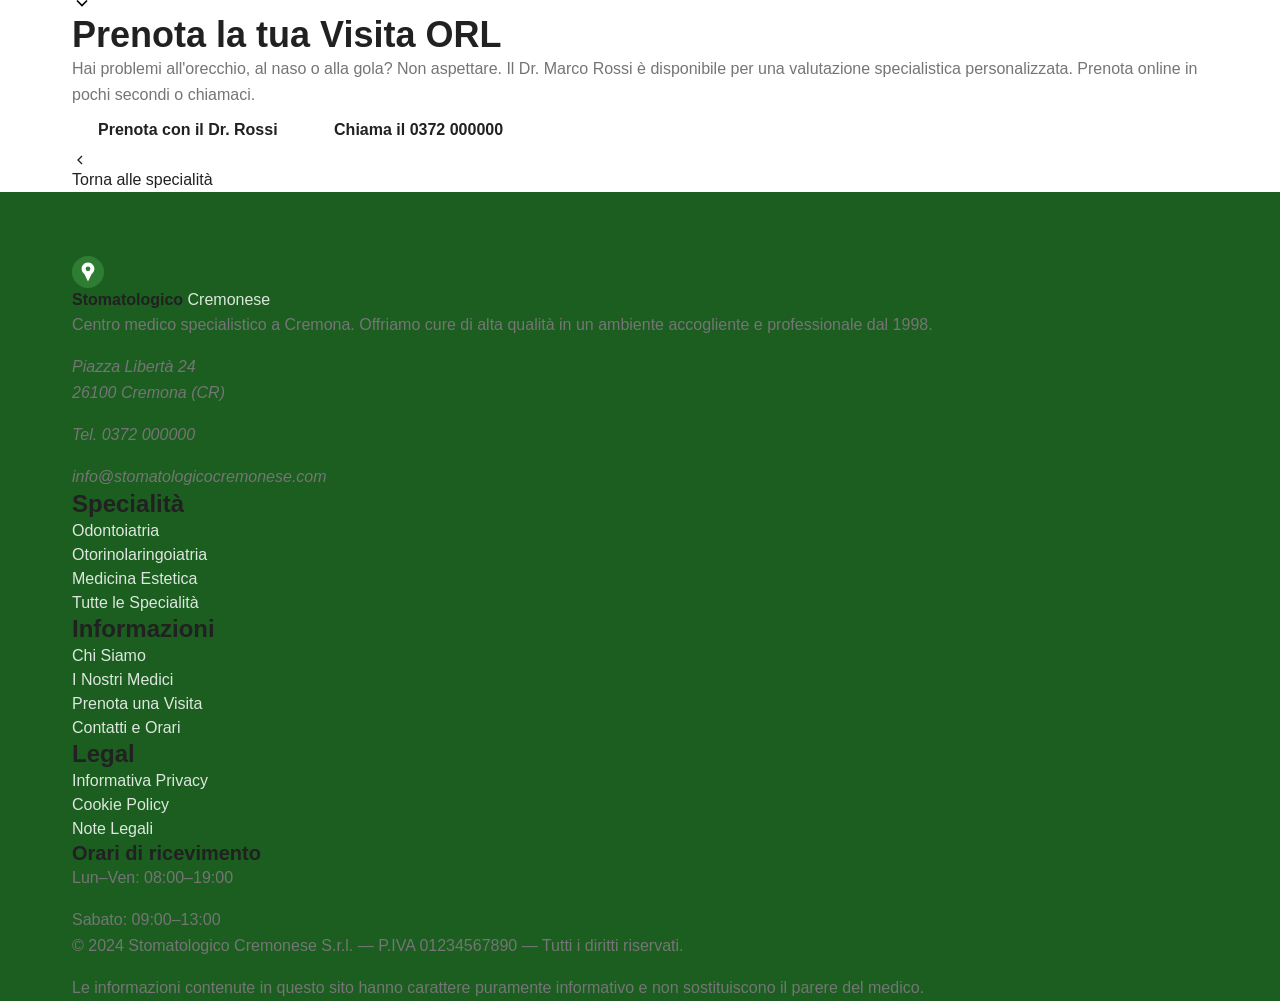
<file: pages/specialties/otorinolaringoiatria.html>
<!DOCTYPE html>
<html lang="it">
<head>
  <meta charset="UTF-8" />
  <meta name="viewport" content="width=device-width, initial-scale=1.0" />
  <title>Otorinolaringoiatria a Cremona | Specialista ORL | Stomatologico Cremonese</title>
  <meta name="description" content="Specialista in otorinolaringoiatria a Cremona. Visite ORL, audiometria, endoscopia nasale. Prenota online. Piazza Libertà 24." />
  <link rel="canonical" href="https://www.stomatologicocremonese.com/specialita/otorinolaringoiatria/" />
  <meta property="og:type" content="website" />
  <meta property="og:title" content="Otorinolaringoiatria a Cremona | Stomatologico Cremonese" />
  <meta property="og:description" content="Specialista in otorinolaringoiatria a Cremona. Visite ORL, audiometria, endoscopia nasale. Prenota online." />
  <meta property="og:url" content="https://www.stomatologicocremonese.com/specialita/otorinolaringoiatria/" />
  <meta name="robots" content="index, follow" />
  <link rel="stylesheet" href="/css/style.css" />

  <!-- JSON-LD Structured Data -->
  <script type="application/ld+json">
  [
    {
      "@context": "https://schema.org",
      "@type": "MedicalSpecialty",
      "name": "Otorinolaringoiatria",
      "alternateName": "ORL",
      "description": "Specialità medica che si occupa delle malattie di orecchio, naso e gola, comprese audiometria, endoscopia nasale e laringea, riniti e sinusiti.",
      "relevantSpecialty": {
        "@type": "MedicalSpecialty",
        "name": "Otolaryngology"
      },
      "availableService": [
        {"@type": "MedicalProcedure", "name": "Visita Otorinolaringoiatrica"},
        {"@type": "MedicalProcedure", "name": "Audiometria Tonale e Vocale"},
        {"@type": "MedicalProcedure", "name": "Endoscopia Nasale e Laringea"},
        {"@type": "MedicalProcedure", "name": "Trattamento Riniti e Sinusiti"},
        {"@type": "MedicalProcedure", "name": "Patologie dell'Orecchio"},
        {"@type": "MedicalProcedure", "name": "Chirurgia Ambulatoriale ORL"}
      ],
      "provider": {
        "@type": "MedicalClinic",
        "name": "Stomatologico Cremonese",
        "address": {
          "@type": "PostalAddress",
          "streetAddress": "Piazza Libertà 24",
          "addressLocality": "Cremona",
          "addressRegion": "CR",
          "postalCode": "26100",
          "addressCountry": "IT"
        },
        "telephone": "+39 0372 000000",
        "url": "https://www.stomatologicocremonese.com"
      }
    },
    {
      "@context": "https://schema.org",
      "@type": "Physician",
      "name": "Dr. Marco Rossi",
      "description": "Specialista in Otorinolaringoiatria con oltre 15 anni di esperienza clinica.",
      "medicalSpecialty": "Otolaryngology",
      "worksFor": {
        "@type": "MedicalClinic",
        "name": "Stomatologico Cremonese",
        "address": {
          "@type": "PostalAddress",
          "streetAddress": "Piazza Libertà 24",
          "addressLocality": "Cremona",
          "postalCode": "26100",
          "addressCountry": "IT"
        }
      }
    }
  ]
  </script>
</head>
<body>

  <!-- ============================================================
       COOKIE CONSENT BANNER
  ============================================================ -->
  <div id="cookie-banner" class="cookie-banner" role="alert" aria-live="polite">
    <div class="cookie-banner__inner">
      <p class="cookie-banner__text">
        Utilizziamo i cookie per migliorare la tua esperienza sul nostro sito. Continuando la navigazione accetti la nostra
        <a href="/privacy-policy/" class="cookie-banner__link">Informativa sulla Privacy</a>.
      </p>
      <div class="cookie-banner__actions">
        <button id="cookie-accept" class="cookie-banner__btn cookie-banner__btn--accept">Accetta</button>
        <button id="cookie-reject" class="cookie-banner__btn cookie-banner__btn--reject">Rifiuta</button>
        <a href="/cookie-policy/" class="cookie-banner__link">Personalizza</a>
      </div>
    </div>
  </div>

  <!-- ============================================================
       HEADER
  ============================================================ -->
  <header class="site-header" role="banner">
    <div class="container">
      <div class="site-header__inner">

        <!-- Logo -->
        <a href="/" class="site-header__logo" aria-label="Stomatologico Cremonese - Homepage">
          <span class="site-header__logo-icon" aria-hidden="true">
            <svg width="40" height="40" viewBox="0 0 40 40" fill="none" xmlns="http://www.w3.org/2000/svg">
              <circle cx="20" cy="20" r="20" fill="#2E7D32"/>
              <path d="M12 16c0-4.4 3.6-8 8-8s8 3.6 8 8c0 2.8-1.4 5.2-3.6 6.7L20 32l-4.4-9.3C13.4 21.2 12 18.8 12 16z" fill="#fff"/>
              <circle cx="20" cy="16" r="3" fill="#2E7D32"/>
            </svg>
          </span>
          <span class="site-header__logo-text">
            <strong>Stomatologico</strong> Cremonese
          </span>
        </a>

        <!-- Mobile menu toggle -->
        <button class="site-header__menu-toggle" id="menu-toggle" aria-expanded="false" aria-controls="main-nav" aria-label="Apri menu di navigazione">
          <span class="hamburger-bar"></span>
          <span class="hamburger-bar"></span>
          <span class="hamburger-bar"></span>
        </button>

        <!-- Main navigation -->
        <nav class="main-nav" id="main-nav" role="navigation" aria-label="Navigazione principale">
          <ul class="main-nav__list">
            <li class="main-nav__item"><a href="/" class="main-nav__link">Home</a></li>
            <li class="main-nav__item main-nav__item--has-dropdown">
              <a href="/specialita/" class="main-nav__link main-nav__link--active" aria-current="page">Specialità</a>
              <ul class="main-nav__dropdown">
                <li><a href="/specialita/odontoiatria/" class="main-nav__dropdown-link">Odontoiatria</a></li>
                <li><a href="/specialita/otorinolaringoiatria/" class="main-nav__dropdown-link">Otorinolaringoiatria</a></li>
                <li><a href="/specialita/medicina-estetica/" class="main-nav__dropdown-link">Medicina Estetica</a></li>
              </ul>
            </li>
            <li class="main-nav__item"><a href="/medici/" class="main-nav__link">I Nostri Medici</a></li>
            <li class="main-nav__item"><a href="/chi-siamo/" class="main-nav__link">Chi Siamo</a></li>
            <li class="main-nav__item"><a href="/contatti/" class="main-nav__link">Contatti</a></li>
          </ul>
          <a href="/pages/prenota.html" class="btn btn--primary main-nav__cta">Prenota Visita</a>
        </nav>

      </div>
    </div>
  </header>

  <main id="main-content">

    <!-- ============================================================
         BREADCRUMB
    ============================================================ -->
    <nav class="breadcrumb" aria-label="Percorso di navigazione">
      <div class="container">
        <ol class="breadcrumb__list" itemscope itemtype="https://schema.org/BreadcrumbList">
          <li class="breadcrumb__item" itemprop="itemListElement" itemscope itemtype="https://schema.org/ListItem">
            <a href="/" class="breadcrumb__link" itemprop="item"><span itemprop="name">Home</span></a>
            <meta itemprop="position" content="1" />
          </li>
          <li class="breadcrumb__item" aria-hidden="true"><span class="breadcrumb__separator">›</span></li>
          <li class="breadcrumb__item" itemprop="itemListElement" itemscope itemtype="https://schema.org/ListItem">
            <a href="/specialita/" class="breadcrumb__link" itemprop="item"><span itemprop="name">Specialità</span></a>
            <meta itemprop="position" content="2" />
          </li>
          <li class="breadcrumb__item" aria-hidden="true"><span class="breadcrumb__separator">›</span></li>
          <li class="breadcrumb__item breadcrumb__item--current" itemprop="itemListElement" itemscope itemtype="https://schema.org/ListItem">
            <span itemprop="name">Otorinolaringoiatria</span>
            <meta itemprop="position" content="3" />
          </li>
        </ol>
      </div>
    </nav>

    <!-- ============================================================
         HERO
    ============================================================ -->
    <section class="page-hero page-hero--orl" aria-labelledby="hero-title">
      <div class="container">
        <div class="page-hero__content">
          <span class="page-hero__badge">Specialità Medica</span>
          <h1 class="page-hero__title" id="hero-title">Otorinolaringoiatria a Cremona</h1>
          <p class="page-hero__subtitle">
            Al Centro Stomatologico Cremonese offriamo visite specialistiche ORL di alta qualità, con diagnostica avanzata per orecchio, naso e gola. Il Dr. Marco Rossi vi accoglie con professionalità e attenzione, garantendo diagnosi precise e percorsi terapeutici personalizzati.
          </p>
          <div class="page-hero__actions">
            <a href="/pages/prenota.html?specialty=otorinolaringoiatria&doctor=dr-rossi" class="btn btn--primary btn--lg">Prenota con il Dr. Rossi</a>
            <a href="/contatti/" class="btn btn--outline btn--lg">Contattaci</a>
          </div>
          <div class="page-hero__meta">
            <span class="page-hero__meta-item">
              <svg width="16" height="16" viewBox="0 0 24 24" fill="none" stroke="currentColor" stroke-width="2" aria-hidden="true"><path d="M21 10c0 7-9 13-9 13s-9-6-9-13a9 9 0 0118 0z"/><circle cx="12" cy="10" r="3"/></svg>
              Piazza Libertà 24, Cremona
            </span>
            <span class="page-hero__meta-item">
              <svg width="16" height="16" viewBox="0 0 24 24" fill="none" stroke="currentColor" stroke-width="2" aria-hidden="true"><rect x="3" y="4" width="18" height="18" rx="2"/><line x1="16" y1="2" x2="16" y2="6"/><line x1="8" y1="2" x2="8" y2="6"/><line x1="3" y1="10" x2="21" y2="10"/></svg>
              Visite su appuntamento
            </span>
            <span class="page-hero__meta-item">
              <svg width="16" height="16" viewBox="0 0 24 24" fill="none" stroke="currentColor" stroke-width="2" aria-hidden="true"><path d="M22 16.92v3a2 2 0 01-2.18 2 19.79 19.79 0 01-8.63-3.07A19.5 19.5 0 013.07 9.81a19.79 19.79 0 01-3.07-8.68A2 2 0 012 .9h3a2 2 0 012 1.72c.127.96.361 1.903.7 2.81a2 2 0 01-.45 2.11L6.09 8.91a16 16 0 006 6l1.27-1.27a2 2 0 012.11-.45c.907.339 1.85.573 2.81.7A2 2 0 0122 16.92z"/></svg>
              Tel. 0372 000000
            </span>
          </div>
        </div>
      </div>
    </section>

    <!-- ============================================================
         SERVICES
    ============================================================ -->
    <section class="services-section" aria-labelledby="services-title">
      <div class="container">
        <div class="section-header">
          <h2 class="section-title" id="services-title">I Nostri Servizi ORL</h2>
          <p class="section-subtitle">Un'ampia gamma di prestazioni specialistiche per la salute di orecchio, naso e gola, eseguite con strumentazione di ultima generazione.</p>
        </div>

        <div class="services-grid">

          <article class="service-card" aria-labelledby="svc-visita-title">
            <div class="service-card__icon" aria-hidden="true">
              <svg width="32" height="32" viewBox="0 0 24 24" fill="none" stroke="currentColor" stroke-width="1.5"><path d="M20.84 4.61a5.5 5.5 0 00-7.78 0L12 5.67l-1.06-1.06a5.5 5.5 0 00-7.78 7.78l1.06 1.06L12 21.23l7.78-7.78 1.06-1.06a5.5 5.5 0 000-7.78z"/></svg>
            </div>
            <h3 class="service-card__title" id="svc-visita-title">Visita Otorinolaringoiatrica</h3>
            <p class="service-card__desc">Valutazione specialistica completa dell'apparato uditivo, nasale e delle prime vie aeree. Indispensabile per una diagnosi accurata e un piano terapeutico mirato.</p>
            <a href="/pages/prenota.html?specialty=otorinolaringoiatria&service=visita" class="service-card__link">Prenota ora <span aria-hidden="true">→</span></a>
          </article>

          <article class="service-card" aria-labelledby="svc-audio-title">
            <div class="service-card__icon" aria-hidden="true">
              <svg width="32" height="32" viewBox="0 0 24 24" fill="none" stroke="currentColor" stroke-width="1.5"><path d="M9 18V5l12-2v13"/><circle cx="6" cy="18" r="3"/><circle cx="18" cy="16" r="3"/></svg>
            </div>
            <h3 class="service-card__title" id="svc-audio-title">Audiometria Tonale e Vocale</h3>
            <p class="service-card__desc">Esame completo della funzione uditiva per valutare la soglia dell'udito su frequenze tonali e la comprensione vocale. Fondamentale per diagnosticare ipoacusia e selezionare apparecchi acustici.</p>
            <a href="/pages/prenota.html?specialty=otorinolaringoiatria&service=audiometria" class="service-card__link">Prenota ora <span aria-hidden="true">→</span></a>
          </article>

          <article class="service-card" aria-labelledby="svc-endo-title">
            <div class="service-card__icon" aria-hidden="true">
              <svg width="32" height="32" viewBox="0 0 24 24" fill="none" stroke="currentColor" stroke-width="1.5"><circle cx="11" cy="11" r="8"/><line x1="21" y1="21" x2="16.65" y2="16.65"/></svg>
            </div>
            <h3 class="service-card__title" id="svc-endo-title">Endoscopia Nasale e Laringea</h3>
            <p class="service-card__desc">Esame endoscopico in ambulatorio per la visualizzazione diretta delle fosse nasali, del rinofaringe, della laringe e delle corde vocali. Procedura rapida e minimamente invasiva.</p>
            <a href="/pages/prenota.html?specialty=otorinolaringoiatria&service=endoscopia" class="service-card__link">Prenota ora <span aria-hidden="true">→</span></a>
          </article>

          <article class="service-card" aria-labelledby="svc-riniti-title">
            <div class="service-card__icon" aria-hidden="true">
              <svg width="32" height="32" viewBox="0 0 24 24" fill="none" stroke="currentColor" stroke-width="1.5"><path d="M12 2C6.48 2 2 6.48 2 12s4.48 10 10 10 10-4.48 10-10S17.52 2 12 2z"/><path d="M12 6v6l4 2"/></svg>
            </div>
            <h3 class="service-card__title" id="svc-riniti-title">Trattamento Riniti e Sinusiti</h3>
            <p class="service-card__desc">Diagnosi e trattamento di riniti allergiche e non allergiche, sinusiti acute e croniche. Approccio integrato farmacologico e, dove necessario, chirurgico endoscopico.</p>
            <a href="/pages/prenota.html?specialty=otorinolaringoiatria&service=riniti" class="service-card__link">Prenota ora <span aria-hidden="true">→</span></a>
          </article>

          <article class="service-card" aria-labelledby="svc-orecchio-title">
            <div class="service-card__icon" aria-hidden="true">
              <svg width="32" height="32" viewBox="0 0 24 24" fill="none" stroke="currentColor" stroke-width="1.5"><path d="M17.73 12.02l3.98-3.98a.5.5 0 000-.71L19.69 5.3a.5.5 0 00-.71 0l-3.98 3.98"/><path d="M13.04 16.71l-3.98 3.98a.5.5 0 01-.71 0l-2.02-2.03a.5.5 0 010-.71l3.98-3.98"/><path d="M9.5 14.5l5-5"/></svg>
            </div>
            <h3 class="service-card__title" id="svc-orecchio-title">Patologie dell'Orecchio</h3>
            <p class="service-card__desc">Diagnosi e cura di otiti esterne e medie, otite sierosa, otosclerosi, acufeni (tinnitus) e vertigini. Approccio personalizzato per ogni paziente con protocolli terapeutici aggiornati.</p>
            <a href="/pages/prenota.html?specialty=otorinolaringoiatria&service=orecchio" class="service-card__link">Prenota ora <span aria-hidden="true">→</span></a>
          </article>

          <article class="service-card" aria-labelledby="svc-chir-title">
            <div class="service-card__icon" aria-hidden="true">
              <svg width="32" height="32" viewBox="0 0 24 24" fill="none" stroke="currentColor" stroke-width="1.5"><path d="M12 22s8-4 8-10V5l-8-3-8 3v7c0 6 8 10 8 10z"/></svg>
            </div>
            <h3 class="service-card__title" id="svc-chir-title">Chirurgia Ambulatoriale ORL</h3>
            <p class="service-card__desc">Piccoli interventi chirurgici in ambulatorio: rimozione polipi nasali, drenaggio sinusiti, asportazione di lesioni benigne di naso e gola, con anestesia locale e rapido recupero.</p>
            <a href="/pages/prenota.html?specialty=otorinolaringoiatria&service=chirurgia" class="service-card__link">Prenota ora <span aria-hidden="true">→</span></a>
          </article>

        </div>
      </div>
    </section>

    <!-- ============================================================
         DOCTOR SECTION
    ============================================================ -->
    <section class="doctor-section" aria-labelledby="doctor-title">
      <div class="container">
        <div class="section-header">
          <h2 class="section-title" id="doctor-title">Il Tuo Specialista ORL</h2>
          <p class="section-subtitle">Affidarsi a un medico esperto e aggiornato è il primo passo verso la guarigione.</p>
        </div>

        <div class="doctor-card doctor-card--featured">
          <div class="doctor-card__avatar" aria-hidden="true">
            <div class="doctor-card__avatar-placeholder">
              <svg width="64" height="64" viewBox="0 0 24 24" fill="none" stroke="currentColor" stroke-width="1"><path d="M20 21v-2a4 4 0 00-4-4H8a4 4 0 00-4 4v2"/><circle cx="12" cy="7" r="4"/></svg>
            </div>
          </div>
          <div class="doctor-card__body">
            <div class="doctor-card__header">
              <h3 class="doctor-card__name">Dr. Marco Rossi</h3>
              <span class="doctor-card__specialty">Specialista in Otorinolaringoiatria</span>
            </div>
            <p class="doctor-card__bio">
              Il Dr. Marco Rossi è medico chirurgo specializzato in Otorinolaringoiatria, con oltre 15 anni di esperienza clinica maturata presso importanti strutture ospedaliere lombarde. Laureato con lode presso l'Università degli Studi di Milano e specializzato all'IRCCS Policlinico, si è poi perfezionato in audiologia e chirurgia endoscopica naso-sinusale. Nel corso della sua carriera ha trattato migliaia di pazienti affetti da patologie acute e croniche di orecchio, naso e gola, distinguendosi per la capacità di instaurare un rapporto empatico e diretto con i pazienti.
            </p>
            <ul class="doctor-card__credentials" aria-label="Credenziali del medico">
              <li class="doctor-card__credential">
                <svg width="16" height="16" viewBox="0 0 24 24" fill="none" stroke="currentColor" stroke-width="2" aria-hidden="true"><polyline points="20 6 9 17 4 12"/></svg>
                Laurea in Medicina e Chirurgia — Università degli Studi di Milano (lode)
              </li>
              <li class="doctor-card__credential">
                <svg width="16" height="16" viewBox="0 0 24 24" fill="none" stroke="currentColor" stroke-width="2" aria-hidden="true"><polyline points="20 6 9 17 4 12"/></svg>
                Specializzazione in Otorinolaringoiatria — IRCCS Policlinico di Milano
              </li>
              <li class="doctor-card__credential">
                <svg width="16" height="16" viewBox="0 0 24 24" fill="none" stroke="currentColor" stroke-width="2" aria-hidden="true"><polyline points="20 6 9 17 4 12"/></svg>
                Master in Chirurgia Endoscopica Naso-Sinusale
              </li>
              <li class="doctor-card__credential">
                <svg width="16" height="16" viewBox="0 0 24 24" fill="none" stroke="currentColor" stroke-width="2" aria-hidden="true"><polyline points="20 6 9 17 4 12"/></svg>
                Membro della Società Italiana di Otorinolaringoiatria (SIO)
              </li>
              <li class="doctor-card__credential">
                <svg width="16" height="16" viewBox="0 0 24 24" fill="none" stroke="currentColor" stroke-width="2" aria-hidden="true"><polyline points="20 6 9 17 4 12"/></svg>
                Oltre 15 anni di esperienza clinica
              </li>
            </ul>
            <a href="/pages/prenota.html?specialty=otorinolaringoiatria&doctor=dr-rossi" class="btn btn--primary">Prenota con il Dr. Rossi</a>
          </div>
        </div>
      </div>
    </section>

    <!-- ============================================================
         PRICING TABLE
    ============================================================ -->
    <section class="pricing-section" aria-labelledby="pricing-title">
      <div class="container">
        <div class="section-header">
          <h2 class="section-title" id="pricing-title">Tariffe delle Prestazioni ORL</h2>
          <p class="section-subtitle">Prezzi chiari e trasparenti, senza sorprese. Accettiamo i principali fondi sanitari integrativi.</p>
        </div>

        <div class="pricing-table-wrapper" role="region" aria-label="Tabella dei prezzi">
          <table class="pricing-table">
            <caption class="pricing-table__caption">Listino prezzi prestazioni otorinolaringoiatriche</caption>
            <thead>
              <tr>
                <th scope="col" class="pricing-table__th pricing-table__th--service">Prestazione</th>
                <th scope="col" class="pricing-table__th pricing-table__th--desc">Descrizione</th>
                <th scope="col" class="pricing-table__th pricing-table__th--price">Tariffa</th>
                <th scope="col" class="pricing-table__th pricing-table__th--action">Prenota</th>
              </tr>
            </thead>
            <tbody>
              <tr class="pricing-table__row">
                <td class="pricing-table__service">Visita ORL</td>
                <td class="pricing-table__desc">Visita specialistica completa di orecchio, naso e gola con anamnesi e prescrizione terapeutica</td>
                <td class="pricing-table__price"><span class="price-tag">€ 80</span></td>
                <td class="pricing-table__action"><a href="/pages/prenota.html?specialty=otorinolaringoiatria&service=visita" class="btn btn--sm btn--outline">Prenota</a></td>
              </tr>
              <tr class="pricing-table__row pricing-table__row--alt">
                <td class="pricing-table__service">Audiometria</td>
                <td class="pricing-table__desc">Audiometria tonale liminare e/o vocale per la valutazione della soglia uditiva</td>
                <td class="pricing-table__price"><span class="price-tag">€ 60</span></td>
                <td class="pricing-table__action"><a href="/pages/prenota.html?specialty=otorinolaringoiatria&service=audiometria" class="btn btn--sm btn--outline">Prenota</a></td>
              </tr>
              <tr class="pricing-table__row">
                <td class="pricing-table__service">Endoscopia</td>
                <td class="pricing-table__desc">Endoscopia nasale e/o laringea con fibra ottica flessibile per visualizzazione diretta delle vie aeree</td>
                <td class="pricing-table__price"><span class="price-tag">€ 90</span></td>
                <td class="pricing-table__action"><a href="/pages/prenota.html?specialty=otorinolaringoiatria&service=endoscopia" class="btn btn--sm btn--outline">Prenota</a></td>
              </tr>
              <tr class="pricing-table__row pricing-table__row--alt">
                <td class="pricing-table__service">Rinoscopia</td>
                <td class="pricing-table__desc">Esame delle fosse nasali anteriori e posteriori con ottica rigida o speculo nasale</td>
                <td class="pricing-table__price"><span class="price-tag">€ 70</span></td>
                <td class="pricing-table__action"><a href="/pages/prenota.html?specialty=otorinolaringoiatria&service=rinoscopia" class="btn btn--sm btn--outline">Prenota</a></td>
              </tr>
            </tbody>
          </table>
        </div>
        <p class="pricing-note">
          <svg width="16" height="16" viewBox="0 0 24 24" fill="none" stroke="currentColor" stroke-width="2" aria-hidden="true"><circle cx="12" cy="12" r="10"/><line x1="12" y1="8" x2="12" y2="12"/><line x1="12" y1="16" x2="12.01" y2="16"/></svg>
          Prezzi indicativi, IVA inclusa. Per informazioni su convenzioni e fondi sanitari integrativi contattare la reception.
        </p>
      </div>
    </section>

    <!-- ============================================================
         FAQ
    ============================================================ -->
    <section class="faq-section" aria-labelledby="faq-title">
      <div class="container">
        <div class="section-header">
          <h2 class="section-title" id="faq-title">Domande Frequenti sull'ORL</h2>
          <p class="section-subtitle">Risposte alle domande più comuni dei nostri pazienti sulla specialità otorinolaringoiatrica.</p>
        </div>

        <div class="faq-list" role="list">

          <div class="faq-item" role="listitem">
            <button class="faq-item__question" aria-expanded="false" aria-controls="faq-1">
              Quando è necessario consultare uno specialista ORL?
              <svg class="faq-item__icon" width="20" height="20" viewBox="0 0 24 24" fill="none" stroke="currentColor" stroke-width="2" aria-hidden="true"><polyline points="6 9 12 15 18 9"/></svg>
            </button>
            <div class="faq-item__answer" id="faq-1" hidden>
              <p>È consigliabile rivolgersi a uno specialista ORL in presenza di sintomi persistenti quali: mal di gola ricorrente, raucedine che dura più di tre settimane, perdita dell'udito, ronzii all'orecchio (acufeni), vertigini, naso chiuso cronico, epistassi frequenti o difficoltà di deglutizione. Anche in caso di otiti ricorrenti nei bambini è opportuna una valutazione specialistica tempestiva.</p>
            </div>
          </div>

          <div class="faq-item" role="listitem">
            <button class="faq-item__question" aria-expanded="false" aria-controls="faq-2">
              L'endoscopia nasale è dolorosa?
              <svg class="faq-item__icon" width="20" height="20" viewBox="0 0 24 24" fill="none" stroke="currentColor" stroke-width="2" aria-hidden="true"><polyline points="6 9 12 15 18 9"/></svg>
            </button>
            <div class="faq-item__answer" id="faq-2" hidden>
              <p>L'endoscopia nasale è una procedura ambulatoriale di breve durata (5-10 minuti) generalmente ben tollerata. Prima dell'esame viene applicato un decongestionante e un anestetico locale spray per ridurre al minimo il fastidio. La maggior parte dei pazienti riferisce solo una leggera pressione o prurito durante la procedura. Non è richiesto alcun tipo di sedazione e il paziente può tornare alle proprie attività subito dopo.</p>
            </div>
          </div>

          <div class="faq-item" role="listitem">
            <button class="faq-item__question" aria-expanded="false" aria-controls="faq-3">
              Quali sono le cause degli acufeni e come si curano?
              <svg class="faq-item__icon" width="20" height="20" viewBox="0 0 24 24" fill="none" stroke="currentColor" stroke-width="2" aria-hidden="true"><polyline points="6 9 12 15 18 9"/></svg>
            </button>
            <div class="faq-item__answer" id="faq-3" hidden>
              <p>Gli acufeni (o tinnitus) sono percezioni di suoni — fischi, ronzii, pulsazioni — in assenza di una fonte sonora esterna. Le cause possono essere molteplici: esposizione a rumori intensi, otiti, accumulo di cerume, problemi circolatori, stress, uso di alcuni farmaci, oppure patologie come la malattia di Ménière. Il Dr. Rossi esegue una valutazione audiologica approfondita per identificare la causa e proporre il trattamento più adatto, che può includere terapia farmacologica, tinnitus retraining therapy (TRT) o soluzioni protesiche.</p>
            </div>
          </div>

          <div class="faq-item" role="listitem">
            <button class="faq-item__question" aria-expanded="false" aria-controls="faq-4">
              Quanto dura la visita ORL e cosa comporta?
              <svg class="faq-item__icon" width="20" height="20" viewBox="0 0 24 24" fill="none" stroke="currentColor" stroke-width="2" aria-hidden="true"><polyline points="6 9 12 15 18 9"/></svg>
            </button>
            <div class="faq-item__answer" id="faq-4" hidden>
              <p>La visita otorinolaringoiatrica ha una durata media di 20-30 minuti. Il medico raccoglie l'anamnesi del paziente, esegue l'esame obiettivo di orecchio, naso, bocca, gola e collo, e può effettuare in seduta stessa esami strumentali come l'otoscopia, la rinoscopia e, se necessario, un'endoscopia. Al termine, il medico illustra la diagnosi e indica la terapia più appropriata. Si consiglia di portare eventuali esami precedenti e la lista dei farmaci assunti.</p>
            </div>
          </div>

          <div class="faq-item" role="listitem">
            <button class="faq-item__question" aria-expanded="false" aria-controls="faq-5">
              La sinusite cronica può essere trattata senza operazione?
              <svg class="faq-item__icon" width="20" height="20" viewBox="0 0 24 24" fill="none" stroke="currentColor" stroke-width="2" aria-hidden="true"><polyline points="6 9 12 15 18 9"/></svg>
            </button>
            <div class="faq-item__answer" id="faq-5" hidden>
              <p>Nella maggior parte dei casi la sinusite cronica risponde positivamente a trattamenti medici conservativi: corticosteroidi nasali topici, lavaggi nasali con soluzione salina, antibiotici mirati (in caso di sovrainfezione batterica) e, nelle forme allergiche, immunoterapia specifica. La chirurgia endoscopica naso-sinusale (FESS) viene proposta solo quando le terapie mediche si rivelano insufficienti dopo un congruo periodo di trattamento, oppure in presenza di polipi nasali estesi o anomalie anatomiche significative.</p>
            </div>
          </div>

        </div>
      </div>
    </section>

    <!-- ============================================================
         CTA SECTION
    ============================================================ -->
    <section class="cta-section" aria-labelledby="cta-title">
      <div class="container">
        <div class="cta-box">
          <div class="cta-box__content">
            <h2 class="cta-box__title" id="cta-title">Prenota la tua Visita ORL</h2>
            <p class="cta-box__text">Hai problemi all'orecchio, al naso o alla gola? Non aspettare. Il Dr. Marco Rossi è disponibile per una valutazione specialistica personalizzata. Prenota online in pochi secondi o chiamaci.</p>
          </div>
          <div class="cta-box__actions">
            <a href="/pages/prenota.html?specialty=otorinolaringoiatria&doctor=dr-rossi" class="btn btn--white btn--lg">Prenota con il Dr. Rossi</a>
            <a href="tel:+390372000000" class="btn btn--outline-white btn--lg">Chiama il 0372 000000</a>
          </div>
        </div>
      </div>
    </section>

    <!-- Back to specialties -->
    <div class="back-link-wrapper">
      <div class="container">
        <a href="/specialita/" class="back-link">
          <svg width="16" height="16" viewBox="0 0 24 24" fill="none" stroke="currentColor" stroke-width="2" aria-hidden="true"><polyline points="15 18 9 12 15 6"/></svg>
          Torna alle specialità
        </a>
      </div>
    </div>

  </main>

  <!-- ============================================================
       FOOTER
  ============================================================ -->
  <footer class="site-footer" role="contentinfo">
    <div class="container">
      <div class="site-footer__grid">

        <!-- Col 1: Info clinica -->
        <div class="site-footer__col site-footer__col--about">
          <a href="/" class="site-footer__logo" aria-label="Stomatologico Cremonese - Homepage">
            <span class="site-header__logo-icon" aria-hidden="true">
              <svg width="32" height="32" viewBox="0 0 40 40" fill="none" xmlns="http://www.w3.org/2000/svg">
                <circle cx="20" cy="20" r="20" fill="#2E7D32"/>
                <path d="M12 16c0-4.4 3.6-8 8-8s8 3.6 8 8c0 2.8-1.4 5.2-3.6 6.7L20 32l-4.4-9.3C13.4 21.2 12 18.8 12 16z" fill="#fff"/>
                <circle cx="20" cy="16" r="3" fill="#2E7D32"/>
              </svg>
            </span>
            <span><strong>Stomatologico</strong> Cremonese</span>
          </a>
          <p class="site-footer__about-text">Centro medico specialistico a Cremona. Offriamo cure di alta qualità in un ambiente accogliente e professionale dal 1998.</p>
          <address class="site-footer__address">
            <p>Piazza Libertà 24<br />26100 Cremona (CR)</p>
            <p><a href="tel:+390372000000">Tel. 0372 000000</a></p>
            <p><a href="mailto:info@stomatologicocremonese.com">info@stomatologicocremonese.com</a></p>
          </address>
        </div>

        <!-- Col 2: Specialità -->
        <div class="site-footer__col">
          <h3 class="site-footer__col-title">Specialità</h3>
          <ul class="site-footer__links">
            <li><a href="/specialita/odontoiatria/">Odontoiatria</a></li>
            <li><a href="/specialita/otorinolaringoiatria/">Otorinolaringoiatria</a></li>
            <li><a href="/specialita/medicina-estetica/">Medicina Estetica</a></li>
            <li><a href="/specialita/">Tutte le Specialità</a></li>
          </ul>
        </div>

        <!-- Col 3: Informazioni -->
        <div class="site-footer__col">
          <h3 class="site-footer__col-title">Informazioni</h3>
          <ul class="site-footer__links">
            <li><a href="/chi-siamo/">Chi Siamo</a></li>
            <li><a href="/medici/">I Nostri Medici</a></li>
            <li><a href="/pages/prenota.html">Prenota una Visita</a></li>
            <li><a href="/contatti/">Contatti e Orari</a></li>
          </ul>
        </div>

        <!-- Col 4: Legal -->
        <div class="site-footer__col">
          <h3 class="site-footer__col-title">Legal</h3>
          <ul class="site-footer__links">
            <li><a href="/privacy-policy/">Informativa Privacy</a></li>
            <li><a href="/cookie-policy/">Cookie Policy</a></li>
            <li><a href="/note-legali/">Note Legali</a></li>
          </ul>
          <div class="site-footer__orari">
            <h4 class="site-footer__orari-title">Orari di ricevimento</h4>
            <p>Lun–Ven: 08:00–19:00</p>
            <p>Sabato: 09:00–13:00</p>
          </div>
        </div>

      </div>

      <div class="site-footer__bottom">
        <p class="site-footer__copyright">© <span id="footer-year">2024</span> Stomatologico Cremonese S.r.l. — P.IVA 01234567890 — Tutti i diritti riservati.</p>
        <p class="site-footer__disclaimer">Le informazioni contenute in questo sito hanno carattere puramente informativo e non sostituiscono il parere del medico.</p>
      </div>
    </div>
  </footer>

  <script src="/js/main.js"></script>
</body>
</html>
</file>
<file: css/style.css>
/* ============================================================
   Stomatologico Cremonese / Poliambulatorio Cremona
   Main Stylesheet
   Author: Stomatologico Cremonese
   Version: 1.0.0
   ============================================================ */

/* ============================================================
   1. CSS CUSTOM PROPERTIES (Design Tokens)
   ============================================================ */
:root {
  /* Color Palette – Green & White */
  --green-dark:      #2E7D32;
  --green-mid:       #4CAF50;
  --green-light:     #81C784;
  --green-pale:      #E8F5E9;
  --white:           #FFFFFF;
  --gray-light:      #F5F5F5;
  --gray-mid:        #9E9E9E;
  --gray-dark:       #424242;
  --text-primary:    #212121;
  --text-secondary:  #757575;

  /* Semantic aliases */
  --color-bg:        var(--white);
  --color-surface:   var(--gray-light);
  --color-border:    #E0E0E0;
  --color-shadow:    rgba(0, 0, 0, 0.10);
  --color-shadow-md: rgba(0, 0, 0, 0.16);

  /* Error / Success / Warning */
  --color-error:     #D32F2F;
  --color-error-bg:  #FFEBEE;
  --color-success:   #388E3C;
  --color-success-bg:#E8F5E9;
  --color-warning:   #F57C00;

  /* Typography */
  --font-sans: -apple-system, BlinkMacSystemFont, "Segoe UI", Roboto,
               "Helvetica Neue", Arial, "Noto Sans", sans-serif,
               "Apple Color Emoji", "Segoe UI Emoji";
  --font-mono: "SFMono-Regular", Consolas, "Liberation Mono", Menlo, monospace;

  --font-size-xs:   0.75rem;   /* 12px */
  --font-size-sm:   0.875rem;  /* 14px */
  --font-size-base: 1rem;      /* 16px */
  --font-size-md:   1.125rem;  /* 18px */
  --font-size-lg:   1.25rem;   /* 20px */
  --font-size-xl:   1.5rem;    /* 24px */
  --font-size-2xl:  1.875rem;  /* 30px */
  --font-size-3xl:  2.25rem;   /* 36px */
  --font-size-4xl:  3rem;      /* 48px */

  --font-weight-normal:   400;
  --font-weight-medium:   500;
  --font-weight-semibold: 600;
  --font-weight-bold:     700;

  --line-height-tight:  1.2;
  --line-height-snug:   1.375;
  --line-height-normal: 1.5;
  --line-height-relaxed:1.625;

  /* Spacing scale (base-8) */
  --space-1:  0.25rem;  /* 4px  */
  --space-2:  0.5rem;   /* 8px  */
  --space-3:  0.75rem;  /* 12px */
  --space-4:  1rem;     /* 16px */
  --space-5:  1.25rem;  /* 20px */
  --space-6:  1.5rem;   /* 24px */
  --space-8:  2rem;     /* 32px */
  --space-10: 2.5rem;   /* 40px */
  --space-12: 3rem;     /* 48px */
  --space-16: 4rem;     /* 64px */
  --space-20: 5rem;     /* 80px */
  --space-24: 6rem;     /* 96px */

  /* Borders & Radii */
  --radius-sm:   0.25rem;
  --radius-md:   0.5rem;
  --radius-lg:   0.75rem;
  --radius-xl:   1rem;
  --radius-full: 9999px;

  --border-width: 1px;
  --border-width-2: 2px;
  --border-width-4: 4px;

  /* Shadows */
  --shadow-sm: 0 1px 3px var(--color-shadow), 0 1px 2px var(--color-shadow);
  --shadow-md: 0 4px 6px -1px var(--color-shadow), 0 2px 4px -1px var(--color-shadow);
  --shadow-lg: 0 10px 15px -3px var(--color-shadow-md), 0 4px 6px -2px var(--color-shadow);
  --shadow-xl: 0 20px 25px -5px var(--color-shadow-md), 0 10px 10px -5px var(--color-shadow);

  /* Transitions */
  --transition-fast:   150ms ease;
  --transition-normal: 250ms ease;
  --transition-slow:   400ms ease;

  /* Z-index scale */
  --z-base:    1;
  --z-dropdown: 100;
  --z-sticky:  200;
  --z-modal:   300;
  --z-toast:   400;
  --z-cookie:  500;

  /* Layout */
  --container-max: 1200px;
  --container-pad: var(--space-4);
  --header-h:      70px;
}

/* ============================================================
   2. CSS RESET / NORMALIZE
   ============================================================ */
*,
*::before,
*::after {
  box-sizing: border-box;
  margin: 0;
  padding: 0;
}

html {
  scroll-behavior: smooth;
  -webkit-text-size-adjust: 100%;
  -moz-text-size-adjust: 100%;
  text-size-adjust: 100%;
  font-size: 16px;
}

body {
  font-family: var(--font-sans);
  font-size: var(--font-size-base);
  font-weight: var(--font-weight-normal);
  line-height: var(--line-height-normal);
  color: var(--text-primary);
  background-color: var(--color-bg);
  -webkit-font-smoothing: antialiased;
  -moz-osx-font-smoothing: grayscale;
  overflow-x: hidden;
}

main {
  min-height: calc(100vh - var(--header-h));
}

img,
picture,
video,
canvas,
svg {
  display: block;
  max-width: 100%;
}

input,
button,
textarea,
select {
  font: inherit;
}

p,
h1,
h2,
h3,
h4,
h5,
h6 {
  overflow-wrap: break-word;
}

ul,
ol {
  list-style: none;
}

a {
  color: inherit;
  text-decoration: none;
}

button {
  cursor: pointer;
  border: none;
  background: none;
}

table {
  border-collapse: collapse;
  border-spacing: 0;
}

fieldset {
  border: none;
  padding: 0;
}

legend {
  padding: 0;
}

/* Remove default number input spinners */
input[type="number"]::-webkit-inner-spin-button,
input[type="number"]::-webkit-outer-spin-button {
  -webkit-appearance: none;
  appearance: none;
  margin: 0;
}
input[type="number"] {
  -moz-appearance: textfield;
  appearance: textfield;
}

/* Focus visible outline for accessibility */
:focus-visible {
  outline: 3px solid var(--green-mid);
  outline-offset: 2px;
}

/* Remove focus outline for mouse users */
:focus:not(:focus-visible) {
  outline: none;
}

/* ============================================================
   3. TYPOGRAPHY
   ============================================================ */
h1, h2, h3, h4, h5, h6 {
  font-weight: var(--font-weight-bold);
  line-height: var(--line-height-tight);
  color: var(--text-primary);
}

h1 { font-size: var(--font-size-2xl); }
h2 { font-size: var(--font-size-xl); }
h3 { font-size: var(--font-size-lg); }
h4 { font-size: var(--font-size-md); }
h5 { font-size: var(--font-size-base); }
h6 { font-size: var(--font-size-sm); }

@media (min-width: 768px) {
  h1 { font-size: var(--font-size-3xl); }
  h2 { font-size: var(--font-size-2xl); }
  h3 { font-size: var(--font-size-xl); }
  h4 { font-size: var(--font-size-lg); }
}

@media (min-width: 1024px) {
  h1 { font-size: var(--font-size-4xl); }
  h2 { font-size: var(--font-size-3xl); }
}

p {
  line-height: var(--line-height-relaxed);
  color: var(--text-secondary);
  margin-bottom: var(--space-4);
}

p:last-child {
  margin-bottom: 0;
}

strong, b {
  font-weight: var(--font-weight-semibold);
  color: var(--text-primary);
}

em, i {
  font-style: italic;
}

small {
  font-size: var(--font-size-sm);
}

.text-xs    { font-size: var(--font-size-xs); }
.text-sm    { font-size: var(--font-size-sm); }
.text-base  { font-size: var(--font-size-base); }
.text-md    { font-size: var(--font-size-md); }
.text-lg    { font-size: var(--font-size-lg); }
.text-xl    { font-size: var(--font-size-xl); }
.text-2xl   { font-size: var(--font-size-2xl); }

.font-normal   { font-weight: var(--font-weight-normal); }
.font-medium   { font-weight: var(--font-weight-medium); }
.font-semibold { font-weight: var(--font-weight-semibold); }
.font-bold     { font-weight: var(--font-weight-bold); }

.text-left    { text-align: left; }
.text-center  { text-align: center; }
.text-right   { text-align: right; }

.text-primary   { color: var(--text-primary); }
.text-secondary { color: var(--text-secondary); }
.text-green     { color: var(--green-mid); }
.text-green-dark { color: var(--green-dark); }
.text-white     { color: var(--white); }
.text-error     { color: var(--color-error); }
.text-success   { color: var(--color-success); }

.lead {
  font-size: var(--font-size-md);
  line-height: var(--line-height-relaxed);
  color: var(--text-secondary);
}

.section-title {
  font-size: var(--font-size-2xl);
  font-weight: var(--font-weight-bold);
  color: var(--text-primary);
  margin-bottom: var(--space-2);
  line-height: var(--line-height-tight);
}

.section-subtitle {
  font-size: var(--font-size-md);
  color: var(--text-secondary);
  margin-bottom: var(--space-8);
  line-height: var(--line-height-relaxed);
}

.section-eyebrow {
  display: inline-block;
  font-size: var(--font-size-sm);
  font-weight: var(--font-weight-semibold);
  letter-spacing: 0.1em;
  text-transform: uppercase;
  color: var(--green-mid);
  margin-bottom: var(--space-3);
}

@media (min-width: 768px) {
  .section-title   { font-size: var(--font-size-3xl); }
  .section-subtitle { font-size: var(--font-size-lg); }
}

/* ============================================================
   4. LAYOUT & CONTAINERS
   ============================================================ */
.container {
  width: 100%;
  max-width: var(--container-max);
  margin-left: auto;
  margin-right: auto;
  padding-left: var(--container-pad);
  padding-right: var(--container-pad);
}

@media (min-width: 768px) {
  :root { --container-pad: var(--space-6); }
}

@media (min-width: 1024px) {
  :root { --container-pad: var(--space-8); }
}

.section {
  padding-top: var(--space-12);
  padding-bottom: var(--space-12);
}

@media (min-width: 768px) {
  .section {
    padding-top: var(--space-16);
    padding-bottom: var(--space-16);
  }
}

@media (min-width: 1024px) {
  .section {
    padding-top: var(--space-20);
    padding-bottom: var(--space-20);
  }
}

.section-header {
  text-align: center;
  max-width: 700px;
  margin-left: auto;
  margin-right: auto;
  margin-bottom: var(--space-12);
}

/* Grid utilities */
.grid {
  display: grid;
  gap: var(--space-6);
}

.grid-1 { grid-template-columns: 1fr; }
.grid-2 { grid-template-columns: repeat(2, 1fr); }
.grid-3 { grid-template-columns: repeat(3, 1fr); }
.grid-4 { grid-template-columns: repeat(4, 1fr); }

@media (max-width: 767px) {
  .grid-2,
  .grid-3,
  .grid-4 {
    grid-template-columns: 1fr;
  }
}

@media (min-width: 768px) and (max-width: 1023px) {
  .grid-3 { grid-template-columns: repeat(2, 1fr); }
  .grid-4 { grid-template-columns: repeat(2, 1fr); }
}

/* Flex utilities */
.flex         { display: flex; }
.flex-col     { flex-direction: column; }
.flex-wrap    { flex-wrap: wrap; }
.items-center { align-items: center; }
.items-start  { align-items: flex-start; }
.items-end    { align-items: flex-end; }
.justify-center  { justify-content: center; }
.justify-between { justify-content: space-between; }
.justify-end     { justify-content: flex-end; }
.gap-2  { gap: var(--space-2); }
.gap-4  { gap: var(--space-4); }
.gap-6  { gap: var(--space-6); }
.gap-8  { gap: var(--space-8); }

/* ============================================================
   5. HEADER & NAVIGATION
   ============================================================ */
.site-header {
  position: sticky;
  top: 0;
  z-index: var(--z-sticky);
  background-color: var(--white);
  border-bottom: var(--border-width) solid var(--color-border);
  height: var(--header-h);
  transition: box-shadow var(--transition-normal);
}

.site-header.scrolled {
  box-shadow: var(--shadow-md);
}

.header-inner {
  display: flex;
  align-items: center;
  justify-content: space-between;
  height: 100%;
}

/* Logo */
.site-logo {
  display: flex;
  align-items: center;
  gap: var(--space-3);
  flex-shrink: 0;
  text-decoration: none;
}

.site-logo__icon {
  width: 40px;
  height: 40px;
  background-color: var(--green-mid);
  border-radius: var(--radius-md);
  display: flex;
  align-items: center;
  justify-content: center;
  color: var(--white);
  font-weight: var(--font-weight-bold);
  font-size: var(--font-size-lg);
  flex-shrink: 0;
}

.site-logo__text {
  display: flex;
  flex-direction: column;
}

.site-logo__name {
  font-size: var(--font-size-sm);
  font-weight: var(--font-weight-bold);
  color: var(--green-dark);
  line-height: 1.1;
}

.site-logo__tagline {
  font-size: var(--font-size-xs);
  color: var(--text-secondary);
  line-height: 1.2;
}

@media (max-width: 380px) {
  .site-logo__text { display: none; }
}

/* Primary Navigation */
.primary-nav {
  display: none;
}

.primary-nav__list {
  display: flex;
  align-items: center;
  gap: var(--space-1);
}

.primary-nav__item {
  position: relative;
}

.primary-nav__link {
  display: block;
  padding: var(--space-2) var(--space-3);
  font-size: var(--font-size-sm);
  font-weight: var(--font-weight-medium);
  color: var(--text-primary);
  border-radius: var(--radius-sm);
  transition: color var(--transition-fast), background-color var(--transition-fast);
  white-space: nowrap;
}

.primary-nav__link:hover,
.primary-nav__link.active {
  color: var(--green-dark);
  background-color: var(--green-pale);
}

.primary-nav__link.active::after {
  content: '';
  position: absolute;
  bottom: -2px;
  left: var(--space-3);
  right: var(--space-3);
  height: 2px;
  background-color: var(--green-mid);
  border-radius: var(--radius-full);
}

/* Dropdown */
.primary-nav__dropdown {
  position: absolute;
  top: calc(100% + var(--space-2));
  left: 50%;
  transform: translateX(-50%);
  min-width: 200px;
  background-color: var(--white);
  border: var(--border-width) solid var(--color-border);
  border-radius: var(--radius-md);
  box-shadow: var(--shadow-lg);
  opacity: 0;
  visibility: hidden;
  transform: translateX(-50%) translateY(-8px);
  transition: opacity var(--transition-fast), transform var(--transition-fast), visibility var(--transition-fast);
  z-index: var(--z-dropdown);
}

.primary-nav__item:hover .primary-nav__dropdown,
.primary-nav__item:focus-within .primary-nav__dropdown {
  opacity: 1;
  visibility: visible;
  transform: translateX(-50%) translateY(0);
}

.primary-nav__dropdown a {
  display: block;
  padding: var(--space-3) var(--space-4);
  font-size: var(--font-size-sm);
  color: var(--text-primary);
  transition: background-color var(--transition-fast), color var(--transition-fast);
}

.primary-nav__dropdown a:first-child {
  border-radius: var(--radius-md) var(--radius-md) 0 0;
}

.primary-nav__dropdown a:last-child {
  border-radius: 0 0 var(--radius-md) var(--radius-md);
}

.primary-nav__dropdown a:hover {
  background-color: var(--green-pale);
  color: var(--green-dark);
}

/* Header CTA */
.header-cta {
  display: none;
}

/* Hamburger button */
.hamburger {
  display: flex;
  flex-direction: column;
  justify-content: center;
  align-items: center;
  width: 44px;
  height: 44px;
  border-radius: var(--radius-sm);
  background: none;
  border: none;
  cursor: pointer;
  gap: 5px;
  transition: background-color var(--transition-fast);
  flex-shrink: 0;
}

.hamburger:hover {
  background-color: var(--green-pale);
}

.hamburger__line {
  display: block;
  width: 22px;
  height: 2px;
  background-color: var(--text-primary);
  border-radius: var(--radius-full);
  transition: transform var(--transition-normal), opacity var(--transition-fast), width var(--transition-normal);
  transform-origin: center;
}

.hamburger[aria-expanded="true"] .hamburger__line:nth-child(1) {
  transform: translateY(7px) rotate(45deg);
}

.hamburger[aria-expanded="true"] .hamburger__line:nth-child(2) {
  opacity: 0;
  width: 0;
}

.hamburger[aria-expanded="true"] .hamburger__line:nth-child(3) {
  transform: translateY(-7px) rotate(-45deg);
}

/* Mobile Nav Overlay */
.mobile-nav {
  position: fixed;
  inset: 0;
  top: var(--header-h);
  background-color: var(--white);
  z-index: calc(var(--z-sticky) - 1);
  overflow-y: auto;
  transform: translateX(100%);
  transition: transform var(--transition-normal);
  padding: var(--space-6) var(--space-4);
}

.mobile-nav.is-open {
  transform: translateX(0);
}

.mobile-nav__list {
  display: flex;
  flex-direction: column;
  gap: var(--space-1);
}

.mobile-nav__link {
  display: block;
  padding: var(--space-4);
  font-size: var(--font-size-md);
  font-weight: var(--font-weight-medium);
  color: var(--text-primary);
  border-radius: var(--radius-md);
  transition: background-color var(--transition-fast), color var(--transition-fast);
  border-bottom: var(--border-width) solid var(--color-border);
}

.mobile-nav__link:hover,
.mobile-nav__link.active {
  background-color: var(--green-pale);
  color: var(--green-dark);
}

.mobile-nav__submenu {
  padding-left: var(--space-4);
}

.mobile-nav__submenu .mobile-nav__link {
  font-size: var(--font-size-base);
  font-weight: var(--font-weight-normal);
  padding: var(--space-3) var(--space-4);
  border-bottom: none;
}

.mobile-nav__cta {
  margin-top: var(--space-6);
  padding-top: var(--space-6);
  border-top: var(--border-width) solid var(--color-border);
}

.mobile-nav__cta .btn-primary {
  width: 100%;
  justify-content: center;
}

/* Responsive: show nav on larger screens */
@media (min-width: 768px) {
  .primary-nav { display: block; }
  .header-cta  { display: block; }
  .hamburger   { display: none; }
  .mobile-nav  { display: none; }
}

/* Top info bar */
.top-bar {
  background-color: var(--green-dark);
  color: var(--white);
  padding: var(--space-2) 0;
  font-size: var(--font-size-xs);
}

.top-bar__inner {
  display: flex;
  align-items: center;
  justify-content: space-between;
  flex-wrap: wrap;
  gap: var(--space-2);
}

.top-bar__item {
  display: flex;
  align-items: center;
  gap: var(--space-1);
}

.top-bar a {
  color: var(--green-light);
  text-decoration: none;
  transition: color var(--transition-fast);
}

.top-bar a:hover {
  color: var(--white);
}

/* ============================================================
   6. BUTTONS
   ============================================================ */
.btn {
  display: inline-flex;
  align-items: center;
  justify-content: center;
  gap: var(--space-2);
  padding: var(--space-3) var(--space-6);
  font-size: var(--font-size-base);
  font-weight: var(--font-weight-semibold);
  line-height: 1;
  border-radius: var(--radius-md);
  border: var(--border-width-2) solid transparent;
  cursor: pointer;
  text-decoration: none;
  white-space: nowrap;
  transition:
    background-color var(--transition-fast),
    color var(--transition-fast),
    border-color var(--transition-fast),
    box-shadow var(--transition-fast),
    transform var(--transition-fast);
  position: relative;
  overflow: hidden;
}

.btn:active {
  transform: translateY(1px);
}

.btn:disabled,
.btn[aria-disabled="true"] {
  opacity: 0.55;
  cursor: not-allowed;
  pointer-events: none;
}

/* Solid green */
.btn-primary {
  background-color: var(--green-mid);
  color: var(--white);
  border-color: var(--green-mid);
}

.btn-primary:hover {
  background-color: var(--green-dark);
  border-color: var(--green-dark);
  box-shadow: var(--shadow-md);
}

.btn-primary:focus-visible {
  outline-color: var(--green-dark);
}

/* Green outline */
.btn-secondary {
  background-color: transparent;
  color: var(--green-dark);
  border-color: var(--green-mid);
}

.btn-secondary:hover {
  background-color: var(--green-pale);
  border-color: var(--green-dark);
  color: var(--green-dark);
}

/* White solid (for dark backgrounds) */
.btn-white {
  background-color: var(--white);
  color: var(--green-dark);
  border-color: var(--white);
}

.btn-white:hover {
  background-color: var(--green-pale);
  border-color: var(--green-pale);
  box-shadow: var(--shadow-md);
}

/* Ghost (transparent on dark backgrounds) */
.btn-ghost {
  background-color: transparent;
  color: var(--white);
  border-color: rgba(255, 255, 255, 0.6);
}

.btn-ghost:hover {
  background-color: rgba(255, 255, 255, 0.15);
  border-color: var(--white);
}

/* Size variants */
.btn-sm {
  padding: var(--space-2) var(--space-4);
  font-size: var(--font-size-sm);
}

.btn-lg {
  padding: var(--space-4) var(--space-8);
  font-size: var(--font-size-md);
  border-radius: var(--radius-lg);
}

/* Icon-only button */
.btn-icon {
  padding: var(--space-2);
  width: 40px;
  height: 40px;
  border-radius: var(--radius-full);
}

/* ============================================================
   7. HERO SECTION
   ============================================================ */
.hero {
  position: relative;
  min-height: calc(100vh - var(--header-h));
  min-height: 500px;
  display: flex;
  align-items: center;
  background-color: var(--green-dark);
  overflow: hidden;
}

.hero__bg {
  position: absolute;
  inset: 0;
  background-image:
    linear-gradient(135deg,
      rgba(46, 125, 50, 0.92) 0%,
      rgba(76, 175, 80, 0.80) 50%,
      rgba(129, 199, 132, 0.70) 100%);
  z-index: 1;
}

.hero__bg-img {
  position: absolute;
  inset: 0;
  width: 100%;
  height: 100%;
  object-fit: cover;
  object-position: center;
  z-index: 0;
}

/* Decorative geometric shapes */
.hero__shape {
  position: absolute;
  border-radius: var(--radius-full);
  background-color: rgba(255, 255, 255, 0.05);
  z-index: 1;
}

.hero__shape--1 {
  width: 400px;
  height: 400px;
  top: -100px;
  right: -100px;
}

.hero__shape--2 {
  width: 250px;
  height: 250px;
  bottom: -80px;
  left: -60px;
}

.hero__content {
  position: relative;
  z-index: 2;
  color: var(--white);
  padding: var(--space-16) 0;
  max-width: 700px;
}

.hero__eyebrow {
  display: inline-block;
  font-size: var(--font-size-sm);
  font-weight: var(--font-weight-semibold);
  letter-spacing: 0.12em;
  text-transform: uppercase;
  color: var(--green-light);
  margin-bottom: var(--space-4);
}

.hero__title {
  font-size: var(--font-size-3xl);
  font-weight: var(--font-weight-bold);
  line-height: var(--line-height-tight);
  color: var(--white);
  margin-bottom: var(--space-6);
}

.hero__title span {
  color: var(--green-light);
}

.hero__description {
  font-size: var(--font-size-md);
  line-height: var(--line-height-relaxed);
  color: rgba(255, 255, 255, 0.88);
  margin-bottom: var(--space-8);
}

.hero__actions {
  display: flex;
  flex-wrap: wrap;
  gap: var(--space-4);
  align-items: center;
}

.hero__trust {
  display: flex;
  flex-wrap: wrap;
  gap: var(--space-6);
  margin-top: var(--space-10);
  padding-top: var(--space-8);
  border-top: 1px solid rgba(255, 255, 255, 0.20);
}

.hero__trust-item {
  display: flex;
  flex-direction: column;
}

.hero__trust-number {
  font-size: var(--font-size-2xl);
  font-weight: var(--font-weight-bold);
  color: var(--white);
  line-height: 1;
}

.hero__trust-label {
  font-size: var(--font-size-xs);
  color: rgba(255, 255, 255, 0.72);
  margin-top: var(--space-1);
}

@media (min-width: 768px) {
  .hero__title { font-size: var(--font-size-4xl); }
  .hero__content { padding: var(--space-20) 0; }
}

/* ============================================================
   8. SPECIALTIES CARDS
   ============================================================ */
.specialties {
  background-color: var(--gray-light);
}

.specialties-grid {
  display: grid;
  grid-template-columns: 1fr;
  gap: var(--space-6);
}

@media (min-width: 768px) {
  .specialties-grid {
    grid-template-columns: repeat(2, 1fr);
  }
}

@media (min-width: 1024px) {
  .specialties-grid {
    grid-template-columns: repeat(3, 1fr);
  }
}

.specialty-card {
  background-color: var(--white);
  border-radius: var(--radius-lg);
  padding: var(--space-8) var(--space-6);
  box-shadow: var(--shadow-sm);
  border-top: var(--border-width-4) solid var(--green-mid);
  transition: transform var(--transition-normal), box-shadow var(--transition-normal);
  display: flex;
  flex-direction: column;
}

.specialty-card:hover {
  transform: translateY(-4px);
  box-shadow: var(--shadow-lg);
}

.specialty-card--ent   { border-top-color: var(--green-dark); }
.specialty-card--dent  { border-top-color: var(--green-mid); }
.specialty-card--aest  { border-top-color: var(--green-light); }

.specialty-card__icon {
  width: 56px;
  height: 56px;
  border-radius: var(--radius-md);
  background-color: var(--green-pale);
  display: flex;
  align-items: center;
  justify-content: center;
  margin-bottom: var(--space-5);
  flex-shrink: 0;
}

.specialty-card__icon svg {
  width: 28px;
  height: 28px;
  color: var(--green-dark);
  fill: none;
  stroke: currentColor;
  stroke-width: 1.5;
}

.specialty-card__title {
  font-size: var(--font-size-lg);
  font-weight: var(--font-weight-bold);
  color: var(--text-primary);
  margin-bottom: var(--space-3);
}

.specialty-card__description {
  font-size: var(--font-size-base);
  color: var(--text-secondary);
  line-height: var(--line-height-relaxed);
  margin-bottom: var(--space-5);
  flex: 1;
}

.specialty-card__services {
  margin-bottom: var(--space-6);
}

.specialty-card__service-item {
  display: flex;
  align-items: center;
  gap: var(--space-2);
  padding: var(--space-1) 0;
  font-size: var(--font-size-sm);
  color: var(--text-secondary);
}

.specialty-card__service-item::before {
  content: '';
  width: 6px;
  height: 6px;
  border-radius: var(--radius-full);
  background-color: var(--green-mid);
  flex-shrink: 0;
}

.specialty-card__link {
  display: inline-flex;
  align-items: center;
  gap: var(--space-2);
  font-size: var(--font-size-sm);
  font-weight: var(--font-weight-semibold);
  color: var(--green-dark);
  text-decoration: none;
  transition: gap var(--transition-fast);
  margin-top: auto;
}

.specialty-card__link:hover {
  gap: var(--space-3);
  color: var(--green-mid);
}

.specialty-card__link svg {
  width: 16px;
  height: 16px;
  stroke: currentColor;
  fill: none;
}

/* ============================================================
   9. DOCTORS SECTION
   ============================================================ */
.doctors {
  background-color: var(--white);
}

.doctor-card {
  background-color: var(--white);
  border: var(--border-width) solid var(--color-border);
  border-radius: var(--radius-lg);
  overflow: hidden;
  transition: box-shadow var(--transition-normal), transform var(--transition-normal);
}

.doctor-card:hover {
  box-shadow: var(--shadow-lg);
  transform: translateY(-2px);
}

.doctor-card__photo {
  width: 100%;
  aspect-ratio: 4 / 3;
  object-fit: cover;
  background-color: var(--green-pale);
  display: flex;
  align-items: center;
  justify-content: center;
}

.doctor-card__photo-placeholder {
  width: 100%;
  aspect-ratio: 4 / 3;
  background: linear-gradient(135deg, var(--green-pale) 0%, var(--green-light) 100%);
  display: flex;
  align-items: center;
  justify-content: center;
  font-size: 3rem;
  color: var(--green-dark);
  font-weight: var(--font-weight-bold);
}

.doctor-card__body {
  padding: var(--space-5);
}

.doctor-card__specialty {
  display: inline-block;
  font-size: var(--font-size-xs);
  font-weight: var(--font-weight-semibold);
  letter-spacing: 0.08em;
  text-transform: uppercase;
  color: var(--green-dark);
  background-color: var(--green-pale);
  padding: var(--space-1) var(--space-2);
  border-radius: var(--radius-sm);
  margin-bottom: var(--space-3);
}

.doctor-card__name {
  font-size: var(--font-size-lg);
  font-weight: var(--font-weight-bold);
  color: var(--text-primary);
  margin-bottom: var(--space-1);
}

.doctor-card__title {
  font-size: var(--font-size-sm);
  color: var(--text-secondary);
  margin-bottom: var(--space-4);
}

.doctor-card__bio {
  font-size: var(--font-size-sm);
  color: var(--text-secondary);
  line-height: var(--line-height-relaxed);
  margin-bottom: var(--space-5);
}

/* ============================================================
   10. BOOKING SECTION (CTA)
   ============================================================ */
.booking-cta {
  background-color: var(--green-dark);
  background-image: linear-gradient(135deg, var(--green-dark) 0%, #1B5E20 100%);
  color: var(--white);
  padding: var(--space-16) 0;
  text-align: center;
  position: relative;
  overflow: hidden;
}

.booking-cta::before {
  content: '';
  position: absolute;
  top: -50%;
  left: -20%;
  width: 500px;
  height: 500px;
  background: radial-gradient(circle, rgba(129,199,132,0.15) 0%, transparent 70%);
  pointer-events: none;
}

.booking-cta::after {
  content: '';
  position: absolute;
  bottom: -30%;
  right: -10%;
  width: 400px;
  height: 400px;
  background: radial-gradient(circle, rgba(76,175,80,0.12) 0%, transparent 70%);
  pointer-events: none;
}

.booking-cta__content {
  position: relative;
  z-index: 1;
}

.booking-cta__label {
  display: inline-block;
  font-size: var(--font-size-sm);
  font-weight: var(--font-weight-semibold);
  letter-spacing: 0.12em;
  text-transform: uppercase;
  color: var(--green-light);
  margin-bottom: var(--space-4);
}

.booking-cta__title {
  font-size: var(--font-size-2xl);
  font-weight: var(--font-weight-bold);
  color: var(--white);
  margin-bottom: var(--space-4);
  line-height: var(--line-height-tight);
}

.booking-cta__description {
  font-size: var(--font-size-md);
  color: rgba(255, 255, 255, 0.82);
  margin-bottom: var(--space-8);
  max-width: 560px;
  margin-left: auto;
  margin-right: auto;
}

.booking-cta__actions {
  display: flex;
  flex-wrap: wrap;
  gap: var(--space-4);
  justify-content: center;
  align-items: center;
}

.booking-cta__phone {
  display: flex;
  align-items: center;
  gap: var(--space-2);
  color: var(--white);
  font-size: var(--font-size-md);
  font-weight: var(--font-weight-semibold);
}

.booking-cta__phone a {
  color: var(--green-light);
  text-decoration: none;
  transition: color var(--transition-fast);
}

.booking-cta__phone a:hover {
  color: var(--white);
}

@media (min-width: 768px) {
  .booking-cta__title { font-size: var(--font-size-3xl); }
}

/* ============================================================
   11. BOOKING FORM / MULTI-STEP
   ============================================================ */
.booking-section {
  background-color: var(--gray-light);
}

.booking-wrapper {
  background-color: var(--white);
  border-radius: var(--radius-xl);
  box-shadow: var(--shadow-xl);
  overflow: hidden;
  max-width: 800px;
  margin: 0 auto;
}

/* Progress bar */
.booking-progress {
  background-color: var(--green-pale);
  padding: var(--space-6);
  border-bottom: var(--border-width) solid var(--color-border);
}

.booking-progress__steps {
  display: flex;
  align-items: center;
  justify-content: center;
  gap: 0;
}

.booking-progress__step {
  display: flex;
  flex-direction: column;
  align-items: center;
  gap: var(--space-2);
  flex: 1;
  position: relative;
}

.booking-progress__step:not(:last-child)::after {
  content: '';
  position: absolute;
  top: 16px;
  left: calc(50% + 16px);
  right: calc(-50% + 16px);
  height: 2px;
  background-color: var(--color-border);
  z-index: 0;
}

.booking-progress__step.completed:not(:last-child)::after {
  background-color: var(--green-mid);
}

.booking-progress__dot {
  width: 32px;
  height: 32px;
  border-radius: var(--radius-full);
  border: var(--border-width-2) solid var(--color-border);
  background-color: var(--white);
  display: flex;
  align-items: center;
  justify-content: center;
  font-size: var(--font-size-sm);
  font-weight: var(--font-weight-bold);
  color: var(--gray-mid);
  position: relative;
  z-index: 1;
  transition: background-color var(--transition-normal), border-color var(--transition-normal), color var(--transition-normal);
}

.booking-progress__step.active .booking-progress__dot {
  border-color: var(--green-mid);
  background-color: var(--green-mid);
  color: var(--white);
}

.booking-progress__step.completed .booking-progress__dot {
  border-color: var(--green-dark);
  background-color: var(--green-dark);
  color: var(--white);
}

.booking-progress__label {
  font-size: var(--font-size-xs);
  font-weight: var(--font-weight-medium);
  color: var(--gray-mid);
  text-align: center;
  white-space: nowrap;
}

.booking-progress__step.active .booking-progress__label,
.booking-progress__step.completed .booking-progress__label {
  color: var(--green-dark);
}

/* Booking step panels */
.booking-body {
  padding: var(--space-8);
}

.booking-step {
  display: none;
  animation: fadeInStep 0.3s ease forwards;
}

.booking-step.active {
  display: block;
}

@keyframes fadeInStep {
  from {
    opacity: 0;
    transform: translateX(20px);
  }
  to {
    opacity: 1;
    transform: translateX(0);
  }
}

.booking-step__title {
  font-size: var(--font-size-xl);
  font-weight: var(--font-weight-bold);
  color: var(--text-primary);
  margin-bottom: var(--space-2);
}

.booking-step__subtitle {
  font-size: var(--font-size-base);
  color: var(--text-secondary);
  margin-bottom: var(--space-6);
}

/* Booking nav buttons */
.booking-nav {
  display: flex;
  justify-content: space-between;
  align-items: center;
  margin-top: var(--space-8);
  padding-top: var(--space-6);
  border-top: var(--border-width) solid var(--color-border);
  gap: var(--space-4);
}

/* Patient type toggle */
.patient-toggle {
  display: flex;
  background-color: var(--gray-light);
  border-radius: var(--radius-md);
  padding: var(--space-1);
  gap: var(--space-1);
  margin-bottom: var(--space-6);
}

.patient-toggle__btn {
  flex: 1;
  padding: var(--space-2) var(--space-4);
  border-radius: var(--radius-sm);
  font-size: var(--font-size-sm);
  font-weight: var(--font-weight-medium);
  color: var(--text-secondary);
  background: none;
  border: none;
  cursor: pointer;
  transition: background-color var(--transition-fast), color var(--transition-fast), box-shadow var(--transition-fast);
}

.patient-toggle__btn.active {
  background-color: var(--white);
  color: var(--green-dark);
  box-shadow: var(--shadow-sm);
  font-weight: var(--font-weight-semibold);
}

/* Selection cards (specialty / doctor) */
.selection-cards {
  display: grid;
  grid-template-columns: 1fr;
  gap: var(--space-4);
}

@media (min-width: 600px) {
  .selection-cards {
    grid-template-columns: repeat(2, 1fr);
  }
}

@media (min-width: 900px) {
  .selection-cards.specialties-select {
    grid-template-columns: repeat(3, 1fr);
  }
}

.selection-card {
  border: var(--border-width-2) solid var(--color-border);
  border-radius: var(--radius-lg);
  padding: var(--space-5);
  cursor: pointer;
  transition: border-color var(--transition-fast), background-color var(--transition-fast), box-shadow var(--transition-fast);
  display: flex;
  flex-direction: column;
  gap: var(--space-3);
}

.selection-card:hover {
  border-color: var(--green-light);
  background-color: var(--green-pale);
}

.selection-card.selected {
  border-color: var(--green-mid);
  background-color: var(--green-pale);
  box-shadow: 0 0 0 3px rgba(76, 175, 80, 0.20);
}

.selection-card__icon {
  font-size: 1.75rem;
}

.selection-card__name {
  font-size: var(--font-size-base);
  font-weight: var(--font-weight-semibold);
  color: var(--text-primary);
}

.selection-card__meta {
  font-size: var(--font-size-xs);
  color: var(--text-secondary);
}

/* ============================================================
   12. CALENDAR WIDGET
   ============================================================ */
.calendar {
  background-color: var(--white);
  border: var(--border-width) solid var(--color-border);
  border-radius: var(--radius-lg);
  overflow: hidden;
}

.calendar__header {
  display: flex;
  align-items: center;
  justify-content: space-between;
  padding: var(--space-4) var(--space-5);
  background-color: var(--green-dark);
  color: var(--white);
}

.calendar__month-year {
  font-size: var(--font-size-md);
  font-weight: var(--font-weight-semibold);
  text-transform: capitalize;
}

.calendar__nav-btn {
  width: 36px;
  height: 36px;
  border-radius: var(--radius-full);
  background: rgba(255, 255, 255, 0.15);
  border: none;
  cursor: pointer;
  color: var(--white);
  display: flex;
  align-items: center;
  justify-content: center;
  transition: background-color var(--transition-fast);
  font-size: var(--font-size-md);
}

.calendar__nav-btn:hover {
  background-color: rgba(255, 255, 255, 0.30);
}

.calendar__weekdays {
  display: grid;
  grid-template-columns: repeat(7, 1fr);
  background-color: var(--green-pale);
}

.calendar__weekday {
  padding: var(--space-3);
  text-align: center;
  font-size: var(--font-size-xs);
  font-weight: var(--font-weight-semibold);
  color: var(--green-dark);
  text-transform: uppercase;
  letter-spacing: 0.05em;
}

.calendar__grid {
  display: grid;
  grid-template-columns: repeat(7, 1fr);
  gap: 2px;
  padding: var(--space-2);
  background-color: var(--color-border);
}

.calendar__day {
  background-color: var(--white);
  aspect-ratio: 1;
  display: flex;
  align-items: center;
  justify-content: center;
  font-size: var(--font-size-sm);
  color: var(--text-primary);
  cursor: pointer;
  border-radius: var(--radius-sm);
  transition: background-color var(--transition-fast), color var(--transition-fast);
  position: relative;
}

.calendar__day:hover:not(.disabled):not(.empty) {
  background-color: var(--green-pale);
  color: var(--green-dark);
  font-weight: var(--font-weight-semibold);
}

.calendar__day.today {
  font-weight: var(--font-weight-bold);
  color: var(--green-dark);
}

.calendar__day.today::after {
  content: '';
  position: absolute;
  bottom: 4px;
  left: 50%;
  transform: translateX(-50%);
  width: 4px;
  height: 4px;
  border-radius: var(--radius-full);
  background-color: var(--green-mid);
}

.calendar__day.selected {
  background-color: var(--green-mid);
  color: var(--white);
  font-weight: var(--font-weight-bold);
}

.calendar__day.has-slots::before {
  content: '';
  position: absolute;
  top: 4px;
  right: 4px;
  width: 5px;
  height: 5px;
  border-radius: var(--radius-full);
  background-color: var(--green-light);
}

.calendar__day.disabled,
.calendar__day.past {
  color: var(--gray-mid);
  cursor: not-allowed;
  background-color: var(--gray-light);
}

.calendar__day.empty {
  background-color: transparent;
  cursor: default;
}

/* Time Slots */
.time-slots {
  margin-top: var(--space-6);
}

.time-slots__title {
  font-size: var(--font-size-base);
  font-weight: var(--font-weight-semibold);
  color: var(--text-primary);
  margin-bottom: var(--space-4);
}

.time-slots__grid {
  display: grid;
  grid-template-columns: repeat(3, 1fr);
  gap: var(--space-2);
}

@media (min-width: 600px) {
  .time-slots__grid {
    grid-template-columns: repeat(4, 1fr);
  }
}

@media (min-width: 900px) {
  .time-slots__grid {
    grid-template-columns: repeat(5, 1fr);
  }
}

.time-slot {
  padding: var(--space-2) var(--space-3);
  border: var(--border-width-2) solid var(--color-border);
  border-radius: var(--radius-md);
  font-size: var(--font-size-sm);
  font-weight: var(--font-weight-medium);
  text-align: center;
  cursor: pointer;
  color: var(--text-primary);
  background-color: var(--white);
  transition: border-color var(--transition-fast), background-color var(--transition-fast), color var(--transition-fast);
}

.time-slot:hover:not(.booked) {
  border-color: var(--green-mid);
  background-color: var(--green-pale);
  color: var(--green-dark);
}

.time-slot.selected {
  border-color: var(--green-mid);
  background-color: var(--green-mid);
  color: var(--white);
}

.time-slot.booked {
  border-color: var(--color-border);
  background-color: var(--gray-light);
  color: var(--gray-mid);
  cursor: not-allowed;
  text-decoration: line-through;
}

.time-slots__empty {
  text-align: center;
  padding: var(--space-8);
  color: var(--text-secondary);
  font-size: var(--font-size-sm);
}

/* ============================================================
   13. FORMS
   ============================================================ */
.form {
  display: flex;
  flex-direction: column;
  gap: var(--space-5);
}

.form-row {
  display: grid;
  grid-template-columns: 1fr;
  gap: var(--space-5);
}

@media (min-width: 600px) {
  .form-row.cols-2 {
    grid-template-columns: 1fr 1fr;
  }

  .form-row.cols-3 {
    grid-template-columns: 1fr 1fr 1fr;
  }
}

.form-group {
  display: flex;
  flex-direction: column;
  gap: var(--space-2);
}

.form-label {
  font-size: var(--font-size-sm);
  font-weight: var(--font-weight-semibold);
  color: var(--text-primary);
  display: flex;
  align-items: center;
  gap: var(--space-1);
}

.form-label .required {
  color: var(--color-error);
  font-size: var(--font-size-md);
  line-height: 1;
}

.form-control {
  width: 100%;
  padding: var(--space-3) var(--space-4);
  font-size: var(--font-size-base);
  color: var(--text-primary);
  background-color: var(--white);
  border: var(--border-width-2) solid var(--color-border);
  border-radius: var(--radius-md);
  outline: none;
  transition: border-color var(--transition-fast), box-shadow var(--transition-fast);
  appearance: none;
  -webkit-appearance: none;
}

.form-control::placeholder {
  color: var(--gray-mid);
}

.form-control:focus {
  border-color: var(--green-mid);
  box-shadow: 0 0 0 3px rgba(76, 175, 80, 0.20);
}

.form-control:disabled {
  background-color: var(--gray-light);
  color: var(--gray-mid);
  cursor: not-allowed;
}

/* Validation states */
.form-control.is-invalid {
  border-color: var(--color-error);
  background-image: url("data:image/svg+xml,%3Csvg xmlns='http://www.w3.org/2000/svg' viewBox='0 0 24 24' fill='none' stroke='%23D32F2F' stroke-width='2'%3E%3Ccircle cx='12' cy='12' r='10'/%3E%3Cline x1='12' y1='8' x2='12' y2='12'/%3E%3Cline x1='12' y1='16' x2='12.01' y2='16'/%3E%3C/svg%3E");
  background-repeat: no-repeat;
  background-position: right var(--space-3) center;
  background-size: 20px;
  padding-right: var(--space-10);
}

.form-control.is-invalid:focus {
  box-shadow: 0 0 0 3px rgba(211, 47, 47, 0.20);
}

.form-control.is-valid {
  border-color: var(--color-success);
  background-image: url("data:image/svg+xml,%3Csvg xmlns='http://www.w3.org/2000/svg' viewBox='0 0 24 24' fill='none' stroke='%23388E3C' stroke-width='2'%3E%3Cpolyline points='20 6 9 17 4 12'/%3E%3C/svg%3E");
  background-repeat: no-repeat;
  background-position: right var(--space-3) center;
  background-size: 20px;
  padding-right: var(--space-10);
}

.form-error {
  font-size: var(--font-size-xs);
  color: var(--color-error);
  display: flex;
  align-items: center;
  gap: var(--space-1);
}

.form-help {
  font-size: var(--font-size-xs);
  color: var(--text-secondary);
}

/* Textarea */
textarea.form-control {
  resize: vertical;
  min-height: 120px;
}

/* Select */
select.form-control {
  background-image: url("data:image/svg+xml,%3Csvg xmlns='http://www.w3.org/2000/svg' viewBox='0 0 24 24' fill='none' stroke='%23757575' stroke-width='2'%3E%3Cpolyline points='6 9 12 15 18 9'/%3E%3C/svg%3E");
  background-repeat: no-repeat;
  background-position: right var(--space-3) center;
  background-size: 20px;
  padding-right: var(--space-10);
  cursor: pointer;
}

/* Checkboxes & Radios */
.form-check {
  display: flex;
  align-items: flex-start;
  gap: var(--space-3);
}

.form-check__input {
  width: 20px;
  height: 20px;
  border: var(--border-width-2) solid var(--color-border);
  border-radius: var(--radius-sm);
  background-color: var(--white);
  cursor: pointer;
  flex-shrink: 0;
  margin-top: 2px;
  appearance: none;
  -webkit-appearance: none;
  transition: background-color var(--transition-fast), border-color var(--transition-fast);
  position: relative;
}

.form-check__input[type="radio"] {
  border-radius: var(--radius-full);
}

.form-check__input:checked {
  background-color: var(--green-mid);
  border-color: var(--green-mid);
}

.form-check__input[type="checkbox"]:checked::after {
  content: '';
  position: absolute;
  top: 2px;
  left: 6px;
  width: 5px;
  height: 9px;
  border: 2px solid white;
  border-top: none;
  border-left: none;
  transform: rotate(45deg);
}

.form-check__input[type="radio"]:checked::after {
  content: '';
  position: absolute;
  top: 50%;
  left: 50%;
  transform: translate(-50%, -50%);
  width: 8px;
  height: 8px;
  border-radius: var(--radius-full);
  background-color: white;
}

.form-check__label {
  font-size: var(--font-size-sm);
  color: var(--text-secondary);
  cursor: pointer;
  line-height: var(--line-height-relaxed);
}

.form-check__label a {
  color: var(--green-dark);
  text-decoration: underline;
}

.form-check__label.required-consent {
  font-weight: var(--font-weight-medium);
  color: var(--text-primary);
}

/* GDPR notice */
.gdpr-notice {
  background-color: var(--green-pale);
  border: var(--border-width) solid var(--green-light);
  border-radius: var(--radius-md);
  padding: var(--space-4);
  font-size: var(--font-size-sm);
  color: var(--text-secondary);
  line-height: var(--line-height-relaxed);
}

.gdpr-notice strong {
  color: var(--green-dark);
}

/* ============================================================
   14. COOKIE CONSENT BANNER
   ============================================================ */
.cookie-banner {
  position: fixed;
  bottom: 0;
  left: 0;
  right: 0;
  z-index: var(--z-cookie);
  background-color: var(--gray-dark);
  color: var(--white);
  padding: var(--space-5) var(--space-4);
  box-shadow: 0 -4px 24px rgba(0, 0, 0, 0.25);
  transform: translateY(100%);
  transition: transform var(--transition-slow);
}

.cookie-banner.is-visible {
  transform: translateY(0);
}

.cookie-banner__inner {
  display: flex;
  flex-direction: column;
  gap: var(--space-4);
  max-width: var(--container-max);
  margin: 0 auto;
}

.cookie-banner__text {
  font-size: var(--font-size-sm);
  color: rgba(255, 255, 255, 0.88);
  line-height: var(--line-height-relaxed);
}

.cookie-banner__text a {
  color: var(--green-light);
  text-decoration: underline;
  transition: color var(--transition-fast);
}

.cookie-banner__text a:hover {
  color: var(--white);
}

.cookie-banner__actions {
  display: flex;
  flex-wrap: wrap;
  gap: var(--space-3);
  align-items: center;
}

.cookie-banner__title {
  font-size: var(--font-size-base);
  font-weight: var(--font-weight-bold);
  color: var(--white);
  margin-bottom: var(--space-2);
}

/* Cookie settings modal */
.cookie-modal {
  position: fixed;
  inset: 0;
  z-index: calc(var(--z-cookie) + 10);
  display: flex;
  align-items: center;
  justify-content: center;
  padding: var(--space-4);
  background-color: rgba(0, 0, 0, 0.55);
  opacity: 0;
  visibility: hidden;
  transition: opacity var(--transition-normal), visibility var(--transition-normal);
}

.cookie-modal.is-open {
  opacity: 1;
  visibility: visible;
}

.cookie-modal__box {
  background-color: var(--white);
  border-radius: var(--radius-xl);
  max-width: 540px;
  width: 100%;
  max-height: 90vh;
  overflow-y: auto;
  padding: var(--space-8);
  box-shadow: var(--shadow-xl);
  transform: scale(0.95);
  transition: transform var(--transition-normal);
}

.cookie-modal.is-open .cookie-modal__box {
  transform: scale(1);
}

.cookie-modal__title {
  font-size: var(--font-size-xl);
  font-weight: var(--font-weight-bold);
  color: var(--text-primary);
  margin-bottom: var(--space-2);
}

.cookie-modal__description {
  font-size: var(--font-size-sm);
  color: var(--text-secondary);
  margin-bottom: var(--space-6);
}

.cookie-category {
  border: var(--border-width) solid var(--color-border);
  border-radius: var(--radius-md);
  padding: var(--space-4);
  margin-bottom: var(--space-4);
}

.cookie-category__header {
  display: flex;
  align-items: center;
  justify-content: space-between;
  margin-bottom: var(--space-2);
}

.cookie-category__name {
  font-size: var(--font-size-base);
  font-weight: var(--font-weight-semibold);
  color: var(--text-primary);
}

.cookie-category__description {
  font-size: var(--font-size-sm);
  color: var(--text-secondary);
  line-height: var(--line-height-relaxed);
}

/* Toggle switch */
.toggle {
  position: relative;
  width: 48px;
  height: 26px;
  flex-shrink: 0;
}

.toggle input {
  opacity: 0;
  width: 0;
  height: 0;
  position: absolute;
}

.toggle__track {
  position: absolute;
  inset: 0;
  background-color: var(--gray-mid);
  border-radius: var(--radius-full);
  cursor: pointer;
  transition: background-color var(--transition-fast);
}

.toggle__track::before {
  content: '';
  position: absolute;
  width: 20px;
  height: 20px;
  border-radius: var(--radius-full);
  background-color: var(--white);
  top: 3px;
  left: 3px;
  transition: transform var(--transition-fast);
  box-shadow: var(--shadow-sm);
}

.toggle input:checked + .toggle__track {
  background-color: var(--green-mid);
}

.toggle input:checked + .toggle__track::before {
  transform: translateX(22px);
}

.toggle input:disabled + .toggle__track {
  opacity: 0.6;
  cursor: not-allowed;
}

.cookie-modal__footer {
  display: flex;
  flex-wrap: wrap;
  gap: var(--space-3);
  justify-content: flex-end;
  margin-top: var(--space-6);
  padding-top: var(--space-6);
  border-top: var(--border-width) solid var(--color-border);
}

@media (min-width: 768px) {
  .cookie-banner__inner {
    flex-direction: row;
    align-items: center;
    justify-content: space-between;
  }

  .cookie-banner__text {
    flex: 1;
    padding-right: var(--space-8);
  }
}

/* ============================================================
   15. CARDS & SURFACES
   ============================================================ */
.card {
  background-color: var(--white);
  border-radius: var(--radius-lg);
  box-shadow: var(--shadow-sm);
  overflow: hidden;
}

.card__body {
  padding: var(--space-6);
}

.card__header {
  padding: var(--space-5) var(--space-6);
  border-bottom: var(--border-width) solid var(--color-border);
}

.card__footer {
  padding: var(--space-5) var(--space-6);
  border-top: var(--border-width) solid var(--color-border);
  background-color: var(--gray-light);
}

/* Alert / Notification */
.alert {
  display: flex;
  align-items: flex-start;
  gap: var(--space-3);
  padding: var(--space-4);
  border-radius: var(--radius-md);
  border: var(--border-width) solid transparent;
  font-size: var(--font-size-sm);
  line-height: var(--line-height-relaxed);
}

.alert-success {
  background-color: var(--color-success-bg);
  border-color: var(--green-light);
  color: var(--green-dark);
}

.alert-error {
  background-color: var(--color-error-bg);
  border-color: #FFCDD2;
  color: var(--color-error);
}

.alert-info {
  background-color: #E3F2FD;
  border-color: #90CAF9;
  color: #1565C0;
}

.alert-warning {
  background-color: #FFF3E0;
  border-color: #FFCC80;
  color: #E65100;
}

/* Badge */
.badge {
  display: inline-flex;
  align-items: center;
  padding: var(--space-1) var(--space-2);
  font-size: var(--font-size-xs);
  font-weight: var(--font-weight-semibold);
  border-radius: var(--radius-full);
  white-space: nowrap;
}

.badge-green {
  background-color: var(--green-pale);
  color: var(--green-dark);
}

.badge-gray {
  background-color: var(--gray-light);
  color: var(--gray-dark);
}

/* ============================================================
   16. ABOUT / INFO SECTION
   ============================================================ */
.about-section {
  background-color: var(--white);
}

.about-grid {
  display: grid;
  grid-template-columns: 1fr;
  gap: var(--space-12);
  align-items: center;
}

@media (min-width: 1024px) {
  .about-grid {
    grid-template-columns: 1fr 1fr;
  }
}

.about__image-wrapper {
  position: relative;
}

.about__image {
  width: 100%;
  border-radius: var(--radius-xl);
  object-fit: cover;
  aspect-ratio: 4 / 3;
  background-color: var(--green-pale);
}

.about__badge {
  position: absolute;
  bottom: -var(--space-4);
  right: var(--space-4);
  background-color: var(--green-mid);
  color: var(--white);
  border-radius: var(--radius-lg);
  padding: var(--space-4) var(--space-6);
  box-shadow: var(--shadow-lg);
  text-align: center;
}

.about__badge-number {
  font-size: var(--font-size-2xl);
  font-weight: var(--font-weight-bold);
  line-height: 1;
}

.about__badge-text {
  font-size: var(--font-size-xs);
  opacity: 0.9;
}

.features-list {
  display: flex;
  flex-direction: column;
  gap: var(--space-4);
  margin-bottom: var(--space-8);
}

.feature-item {
  display: flex;
  align-items: flex-start;
  gap: var(--space-4);
}

.feature-item__icon {
  width: 44px;
  height: 44px;
  border-radius: var(--radius-md);
  background-color: var(--green-pale);
  display: flex;
  align-items: center;
  justify-content: center;
  flex-shrink: 0;
  color: var(--green-dark);
}

.feature-item__content {
  flex: 1;
}

.feature-item__title {
  font-size: var(--font-size-base);
  font-weight: var(--font-weight-semibold);
  color: var(--text-primary);
  margin-bottom: var(--space-1);
}

.feature-item__description {
  font-size: var(--font-size-sm);
  color: var(--text-secondary);
  line-height: var(--line-height-relaxed);
}

/* ============================================================
   17. TESTIMONIALS
   ============================================================ */
.testimonials {
  background-color: var(--green-pale);
}

.testimonial-card {
  background-color: var(--white);
  border-radius: var(--radius-lg);
  padding: var(--space-6);
  box-shadow: var(--shadow-sm);
  display: flex;
  flex-direction: column;
  gap: var(--space-4);
}

.testimonial-card__quote {
  font-size: var(--font-size-base);
  color: var(--text-secondary);
  line-height: var(--line-height-relaxed);
  font-style: italic;
  flex: 1;
}

.testimonial-card__stars {
  display: flex;
  gap: 2px;
  color: #FBC02D;
}

.testimonial-card__author {
  display: flex;
  align-items: center;
  gap: var(--space-3);
}

.testimonial-card__avatar {
  width: 44px;
  height: 44px;
  border-radius: var(--radius-full);
  background: linear-gradient(135deg, var(--green-mid), var(--green-dark));
  display: flex;
  align-items: center;
  justify-content: center;
  font-size: var(--font-size-md);
  font-weight: var(--font-weight-bold);
  color: var(--white);
  flex-shrink: 0;
}

.testimonial-card__name {
  font-size: var(--font-size-sm);
  font-weight: var(--font-weight-semibold);
  color: var(--text-primary);
}

.testimonial-card__date {
  font-size: var(--font-size-xs);
  color: var(--text-secondary);
}

/* ============================================================
   18. CONTACT SECTION
   ============================================================ */
.contact-section {
  background-color: var(--white);
}

.contact-grid {
  display: grid;
  grid-template-columns: 1fr;
  gap: var(--space-12);
}

@media (min-width: 1024px) {
  .contact-grid {
    grid-template-columns: 1fr 1.5fr;
  }
}

.contact-info {
  display: flex;
  flex-direction: column;
  gap: var(--space-6);
}

.contact-item {
  display: flex;
  align-items: flex-start;
  gap: var(--space-4);
}

.contact-item__icon {
  width: 48px;
  height: 48px;
  border-radius: var(--radius-md);
  background-color: var(--green-pale);
  display: flex;
  align-items: center;
  justify-content: center;
  color: var(--green-dark);
  flex-shrink: 0;
}

.contact-item__label {
  font-size: var(--font-size-xs);
  font-weight: var(--font-weight-semibold);
  letter-spacing: 0.08em;
  text-transform: uppercase;
  color: var(--green-dark);
  margin-bottom: var(--space-1);
}

.contact-item__value {
  font-size: var(--font-size-base);
  color: var(--text-primary);
  font-weight: var(--font-weight-medium);
}

.contact-item__value a {
  color: var(--text-primary);
  text-decoration: none;
  transition: color var(--transition-fast);
}

.contact-item__value a:hover {
  color: var(--green-mid);
}

/* Hours table */
.hours-table {
  width: 100%;
  font-size: var(--font-size-sm);
}

.hours-table tr:not(:last-child) {
  border-bottom: var(--border-width) solid var(--color-border);
}

.hours-table td {
  padding: var(--space-2) var(--space-1);
}

.hours-table .day {
  color: var(--text-secondary);
  width: 45%;
}

.hours-table .hours {
  color: var(--text-primary);
  font-weight: var(--font-weight-medium);
}

.hours-table .closed {
  color: var(--gray-mid);
  font-style: italic;
}

/* Map placeholder */
.map-placeholder {
  width: 100%;
  height: 300px;
  background: linear-gradient(135deg, var(--green-pale) 0%, var(--green-light) 100%);
  border-radius: var(--radius-xl);
  display: flex;
  flex-direction: column;
  align-items: center;
  justify-content: center;
  gap: var(--space-3);
  color: var(--green-dark);
  font-size: var(--font-size-base);
  font-weight: var(--font-weight-medium);
  margin-top: var(--space-6);
}

/* ============================================================
   19. FOOTER
   ============================================================ */
.site-footer {
  background-color: #1B5E20;
  color: rgba(255, 255, 255, 0.85);
  padding: var(--space-16) 0 0;
}

.footer-grid {
  display: grid;
  grid-template-columns: 1fr;
  gap: var(--space-10);
  padding-bottom: var(--space-12);
}

@media (min-width: 768px) {
  .footer-grid {
    grid-template-columns: repeat(2, 1fr);
  }
}

@media (min-width: 1024px) {
  .footer-grid {
    grid-template-columns: 2fr 1fr 1fr;
  }
}

.footer-col {}

.footer-logo {
  display: flex;
  align-items: center;
  gap: var(--space-3);
  margin-bottom: var(--space-4);
}

.footer-logo__icon {
  width: 44px;
  height: 44px;
  background-color: var(--green-mid);
  border-radius: var(--radius-md);
  display: flex;
  align-items: center;
  justify-content: center;
  font-size: var(--font-size-xl);
  font-weight: var(--font-weight-bold);
  color: var(--white);
  flex-shrink: 0;
}

.footer-logo__name {
  font-size: var(--font-size-base);
  font-weight: var(--font-weight-bold);
  color: var(--white);
  line-height: 1.2;
}

.footer-logo__sub {
  font-size: var(--font-size-xs);
  color: var(--green-light);
  margin-top: 2px;
}

.footer-about {
  font-size: var(--font-size-sm);
  color: rgba(255, 255, 255, 0.70);
  line-height: var(--line-height-relaxed);
  margin-bottom: var(--space-5);
}

.footer-socials {
  display: flex;
  gap: var(--space-3);
}

.footer-social-link {
  width: 36px;
  height: 36px;
  border-radius: var(--radius-full);
  background-color: rgba(255, 255, 255, 0.10);
  display: flex;
  align-items: center;
  justify-content: center;
  color: rgba(255, 255, 255, 0.75);
  transition: background-color var(--transition-fast), color var(--transition-fast);
  font-size: var(--font-size-sm);
}

.footer-social-link:hover {
  background-color: var(--green-mid);
  color: var(--white);
}

.footer-heading {
  font-size: var(--font-size-base);
  font-weight: var(--font-weight-semibold);
  color: var(--white);
  margin-bottom: var(--space-5);
  position: relative;
  padding-bottom: var(--space-3);
}

.footer-heading::after {
  content: '';
  position: absolute;
  bottom: 0;
  left: 0;
  width: 32px;
  height: 2px;
  background-color: var(--green-mid);
  border-radius: var(--radius-full);
}

.footer-links {
  display: flex;
  flex-direction: column;
  gap: var(--space-2);
}

.footer-link {
  font-size: var(--font-size-sm);
  color: rgba(255, 255, 255, 0.70);
  text-decoration: none;
  display: flex;
  align-items: center;
  gap: var(--space-2);
  transition: color var(--transition-fast), gap var(--transition-fast);
  padding: var(--space-1) 0;
}

.footer-link:hover {
  color: var(--white);
  gap: var(--space-3);
}

.footer-link::before {
  content: '›';
  color: var(--green-light);
  font-size: var(--font-size-md);
  line-height: 1;
}

/* Footer contact items */
.footer-contact-item {
  display: flex;
  align-items: flex-start;
  gap: var(--space-3);
  margin-bottom: var(--space-4);
}

.footer-contact-item__icon {
  color: var(--green-light);
  flex-shrink: 0;
  margin-top: 2px;
}

.footer-contact-item__text {
  font-size: var(--font-size-sm);
  color: rgba(255, 255, 255, 0.70);
  line-height: var(--line-height-relaxed);
}

.footer-contact-item__text a {
  color: rgba(255, 255, 255, 0.70);
  text-decoration: none;
  transition: color var(--transition-fast);
}

.footer-contact-item__text a:hover {
  color: var(--white);
}

/* Footer bottom bar */
.footer-bottom {
  border-top: 1px solid rgba(255, 255, 255, 0.12);
  padding: var(--space-5) 0;
}

.footer-bottom__inner {
  display: flex;
  flex-direction: column;
  gap: var(--space-3);
  align-items: center;
  text-align: center;
  font-size: var(--font-size-xs);
  color: rgba(255, 255, 255, 0.50);
}

@media (min-width: 768px) {
  .footer-bottom__inner {
    flex-direction: row;
    justify-content: space-between;
    text-align: left;
  }
}

.footer-legal-links {
  display: flex;
  gap: var(--space-4);
  flex-wrap: wrap;
  justify-content: center;
}

.footer-legal-links a {
  color: rgba(255, 255, 255, 0.50);
  text-decoration: none;
  transition: color var(--transition-fast);
}

.footer-legal-links a:hover {
  color: var(--white);
}

/* ============================================================
   20. ANIMATIONS
   ============================================================ */

/* Fade-in on scroll (initial state) */
.fade-in {
  opacity: 0;
  transform: translateY(24px);
  transition: opacity 0.6s ease, transform 0.6s ease;
}

.fade-in.is-visible {
  opacity: 1;
  transform: translateY(0);
}

/* Staggered children */
.fade-in-group > * {
  opacity: 0;
  transform: translateY(24px);
  transition: opacity 0.5s ease, transform 0.5s ease;
}

.fade-in-group.is-visible > *:nth-child(1) { opacity: 1; transform: translateY(0); transition-delay: 0ms; }
.fade-in-group.is-visible > *:nth-child(2) { opacity: 1; transform: translateY(0); transition-delay: 100ms; }
.fade-in-group.is-visible > *:nth-child(3) { opacity: 1; transform: translateY(0); transition-delay: 200ms; }
.fade-in-group.is-visible > *:nth-child(4) { opacity: 1; transform: translateY(0); transition-delay: 300ms; }
.fade-in-group.is-visible > *:nth-child(5) { opacity: 1; transform: translateY(0); transition-delay: 400ms; }
.fade-in-group.is-visible > *:nth-child(6) { opacity: 1; transform: translateY(0); transition-delay: 500ms; }

/* Slide in from left */
.slide-in-left {
  opacity: 0;
  transform: translateX(-32px);
  transition: opacity 0.6s ease, transform 0.6s ease;
}

.slide-in-left.is-visible {
  opacity: 1;
  transform: translateX(0);
}

/* Slide in from right */
.slide-in-right {
  opacity: 0;
  transform: translateX(32px);
  transition: opacity 0.6s ease, transform 0.6s ease;
}

.slide-in-right.is-visible {
  opacity: 1;
  transform: translateX(0);
}

/* Scale in */
.scale-in {
  opacity: 0;
  transform: scale(0.92);
  transition: opacity 0.5s ease, transform 0.5s ease;
}

.scale-in.is-visible {
  opacity: 1;
  transform: scale(1);
}

/* Pulse (for CTA emphasis) */
@keyframes pulse {
  0%, 100% { box-shadow: 0 0 0 0 rgba(76, 175, 80, 0.4); }
  50%       { box-shadow: 0 0 0 10px rgba(76, 175, 80, 0); }
}

.btn-pulse {
  animation: pulse 2s infinite;
}

/* Spinner */
@keyframes spin {
  to { transform: rotate(360deg); }
}

.spinner {
  width: 20px;
  height: 20px;
  border: 2px solid rgba(255, 255, 255, 0.30);
  border-top-color: currentColor;
  border-radius: var(--radius-full);
  animation: spin 0.7s linear infinite;
  display: inline-block;
}

/* Loading state for buttons */
.btn.loading {
  pointer-events: none;
  opacity: 0.80;
}

.btn.loading .btn-text {
  opacity: 0;
}

.btn.loading::after {
  content: '';
  position: absolute;
  width: 18px;
  height: 18px;
  border: 2px solid transparent;
  border-top-color: currentColor;
  border-radius: var(--radius-full);
  animation: spin 0.7s linear infinite;
}

/* ============================================================
   21. UTILITY CLASSES
   ============================================================ */

/* Display */
.hidden           { display: none !important; }
.block            { display: block; }
.inline-block     { display: inline-block; }
.inline-flex      { display: inline-flex; }

/* Visibility */
.invisible        { visibility: hidden; }
.visible          { visibility: visible; }

/* Position */
.relative         { position: relative; }
.absolute         { position: absolute; }
.sticky           { position: sticky; }

/* Overflow */
.overflow-hidden  { overflow: hidden; }
.overflow-auto    { overflow: auto; }

/* Width & Height */
.w-full           { width: 100%; }
.h-full           { height: 100%; }
.min-h-screen     { min-height: 100vh; }

/* Margin auto */
.mx-auto          { margin-left: auto; margin-right: auto; }
.mt-auto          { margin-top: auto; }
.mb-0             { margin-bottom: 0 !important; }

/* Padding utilities */
.p-0              { padding: 0 !important; }
.py-4             { padding-top: var(--space-4); padding-bottom: var(--space-4); }
.px-4             { padding-left: var(--space-4); padding-right: var(--space-4); }
.py-8             { padding-top: var(--space-8); padding-bottom: var(--space-8); }

/* Margin utilities */
.mt-2             { margin-top: var(--space-2); }
.mt-4             { margin-top: var(--space-4); }
.mt-6             { margin-top: var(--space-6); }
.mt-8             { margin-top: var(--space-8); }
.mb-2             { margin-bottom: var(--space-2); }
.mb-4             { margin-bottom: var(--space-4); }
.mb-6             { margin-bottom: var(--space-6); }
.mb-8             { margin-bottom: var(--space-8); }

/* Background colors */
.bg-white         { background-color: var(--white); }
.bg-gray-light    { background-color: var(--gray-light); }
.bg-green-pale    { background-color: var(--green-pale); }
.bg-green-dark    { background-color: var(--green-dark); }

/* Border utilities */
.border           { border: var(--border-width) solid var(--color-border); }
.border-top       { border-top: var(--border-width) solid var(--color-border); }
.rounded          { border-radius: var(--radius-md); }
.rounded-lg       { border-radius: var(--radius-lg); }
.rounded-full     { border-radius: var(--radius-full); }

/* Shadow utilities */
.shadow-sm        { box-shadow: var(--shadow-sm); }
.shadow-md        { box-shadow: var(--shadow-md); }
.shadow-lg        { box-shadow: var(--shadow-lg); }

/* Divider */
.divider {
  border: none;
  border-top: var(--border-width) solid var(--color-border);
  margin: var(--space-6) 0;
}

.divider--green {
  border-top-color: var(--green-light);
}

/* Truncate text */
.truncate {
  overflow: hidden;
  white-space: nowrap;
  text-overflow: ellipsis;
}

/* Visually hidden (accessible) */
.sr-only {
  position: absolute;
  width: 1px;
  height: 1px;
  padding: 0;
  margin: -1px;
  overflow: hidden;
  clip: rect(0, 0, 0, 0);
  white-space: nowrap;
  border-width: 0;
}

/* Cursor */
.cursor-pointer   { cursor: pointer; }
.cursor-default   { cursor: default; }
.pointer-events-none { pointer-events: none; }

/* User select */
.select-none      { user-select: none; }

/* Aspect ratios */
.aspect-square    { aspect-ratio: 1 / 1; }
.aspect-video     { aspect-ratio: 16 / 9; }
.aspect-photo     { aspect-ratio: 4 / 3; }

/* Object fit */
.object-cover     { object-fit: cover; }
.object-contain   { object-fit: contain; }
.object-center    { object-position: center; }

/* ============================================================
   22. SEPARATOR / DIVIDER DECORATION
   ============================================================ */
.wave-divider {
  width: 100%;
  overflow: hidden;
  line-height: 0;
}

.wave-divider svg {
  display: block;
  width: 100%;
  height: auto;
}

/* ============================================================
   23. SKIP LINK (Accessibility)
   ============================================================ */
.skip-link {
  position: absolute;
  top: -100%;
  left: var(--space-4);
  background-color: var(--green-dark);
  color: var(--white);
  padding: var(--space-3) var(--space-6);
  border-radius: 0 0 var(--radius-md) var(--radius-md);
  font-weight: var(--font-weight-semibold);
  z-index: 9999;
  text-decoration: none;
  transition: top var(--transition-fast);
}

.skip-link:focus {
  top: 0;
}

/* ============================================================
   24. BREADCRUMB
   ============================================================ */
.breadcrumb {
  display: flex;
  align-items: center;
  flex-wrap: wrap;
  gap: var(--space-2);
  font-size: var(--font-size-sm);
  color: var(--text-secondary);
  padding: var(--space-4) 0;
}

.breadcrumb__item {
  display: flex;
  align-items: center;
  gap: var(--space-2);
}

.breadcrumb__item:not(:last-child)::after {
  content: '/';
  color: var(--gray-mid);
}

.breadcrumb__link {
  color: var(--green-dark);
  text-decoration: none;
  transition: color var(--transition-fast);
}

.breadcrumb__link:hover {
  color: var(--green-mid);
  text-decoration: underline;
}

.breadcrumb__current {
  color: var(--text-secondary);
}

/* ============================================================
   25. PAGE HERO (for inner pages)
   ============================================================ */
.page-hero {
  background: linear-gradient(135deg, var(--green-dark) 0%, var(--green-mid) 100%);
  color: var(--white);
  padding: var(--space-12) 0;
  text-align: center;
}

.page-hero__title {
  font-size: var(--font-size-2xl);
  font-weight: var(--font-weight-bold);
  color: var(--white);
  margin-bottom: var(--space-3);
}

.page-hero__subtitle {
  font-size: var(--font-size-md);
  color: rgba(255, 255, 255, 0.85);
}

@media (min-width: 768px) {
  .page-hero__title   { font-size: var(--font-size-3xl); }
  .page-hero { padding: var(--space-16) 0; }
}

/* ============================================================
   26. TABLE STYLES
   ============================================================ */
.table {
  width: 100%;
  border-collapse: collapse;
  font-size: var(--font-size-sm);
}

.table th,
.table td {
  padding: var(--space-3) var(--space-4);
  text-align: left;
  border-bottom: var(--border-width) solid var(--color-border);
}

.table th {
  font-weight: var(--font-weight-semibold);
  color: var(--text-primary);
  background-color: var(--gray-light);
}

.table tbody tr:hover {
  background-color: var(--green-pale);
}

/* ============================================================
   27. LOADING / SKELETON
   ============================================================ */
@keyframes shimmer {
  0%   { background-position: -200% 0; }
  100% { background-position: 200% 0; }
}

.skeleton {
  background: linear-gradient(
    90deg,
    var(--gray-light) 25%,
    #ebebeb 50%,
    var(--gray-light) 75%
  );
  background-size: 200% 100%;
  animation: shimmer 1.4s infinite;
  border-radius: var(--radius-sm);
}

.skeleton-text  { height: 1em; margin-bottom: var(--space-2); }
.skeleton-title { height: 1.5em; margin-bottom: var(--space-4); width: 60%; }
.skeleton-btn   { height: 44px; width: 140px; border-radius: var(--radius-md); }
.skeleton-card  { height: 200px; border-radius: var(--radius-lg); }
.skeleton-avatar { width: 44px; height: 44px; border-radius: var(--radius-full); }

/* ============================================================
   28. PRINT STYLES
   ============================================================ */
@media print {
  *,
  *::before,
  *::after {
    color: #000 !important;
    background: transparent !important;
    box-shadow: none !important;
    text-shadow: none !important;
  }

  body {
    font-size: 12pt;
    line-height: 1.5;
    color: #000;
    background: #fff;
  }

  .site-header,
  .mobile-nav,
  .hamburger,
  .cookie-banner,
  .cookie-modal,
  .hero__actions,
  .booking-cta,
  .footer-socials,
  .btn,
  nav {
    display: none !important;
  }

  main {
    min-height: auto;
  }

  a {
    text-decoration: underline;
    color: #000;
  }

  a[href^="http"]::after {
    content: " (" attr(href) ")";
    font-size: 0.85em;
    color: #555;
  }

  a[href^="tel"]::after,
  a[href^="mailto"]::after {
    content: none;
  }

  h1, h2, h3, h4 {
    page-break-after: avoid;
    orphans: 3;
    widows: 3;
  }

  img {
    max-width: 100%;
    page-break-inside: avoid;
  }

  .card,
  .specialty-card,
  .doctor-card {
    border: 1px solid #ccc !important;
    page-break-inside: avoid;
  }

  .container {
    max-width: 100%;
    padding: 0;
  }

  .section {
    padding: 1.5cm 0;
  }

  .site-footer {
    padding: 1cm 0;
    border-top: 2px solid #000;
  }

  .footer-grid {
    grid-template-columns: repeat(3, 1fr);
  }

  table {
    border-collapse: collapse;
    width: 100%;
  }

  th, td {
    border: 1px solid #ccc;
    padding: 6pt;
  }

  @page {
    margin: 2cm;
  }

  @page :first {
    margin-top: 3cm;
  }
}

/* ============================================================
   29. RESPONSIVE HELPERS
   ============================================================ */

/* Hide on mobile */
@media (max-width: 767px) {
  .hide-mobile { display: none !important; }
}

/* Hide on tablet */
@media (min-width: 768px) and (max-width: 1023px) {
  .hide-tablet { display: none !important; }
}

/* Hide on desktop */
@media (min-width: 1024px) {
  .hide-desktop { display: none !important; }
}

/* Show only on mobile */
@media (min-width: 768px) {
  .show-mobile-only { display: none !important; }
}

/* ============================================================
   30. CUSTOM SCROLLBAR (WebKit)
   ============================================================ */
::-webkit-scrollbar {
  width: 8px;
  height: 8px;
}

::-webkit-scrollbar-track {
  background-color: var(--gray-light);
}

::-webkit-scrollbar-thumb {
  background-color: var(--green-light);
  border-radius: var(--radius-full);
  border: 2px solid var(--gray-light);
}

::-webkit-scrollbar-thumb:hover {
  background-color: var(--green-mid);
}

/* Selection color */
::selection {
  background-color: var(--green-pale);
  color: var(--green-dark);
}

/* ============================================================
   End of style.css
   ============================================================ */
</file>
